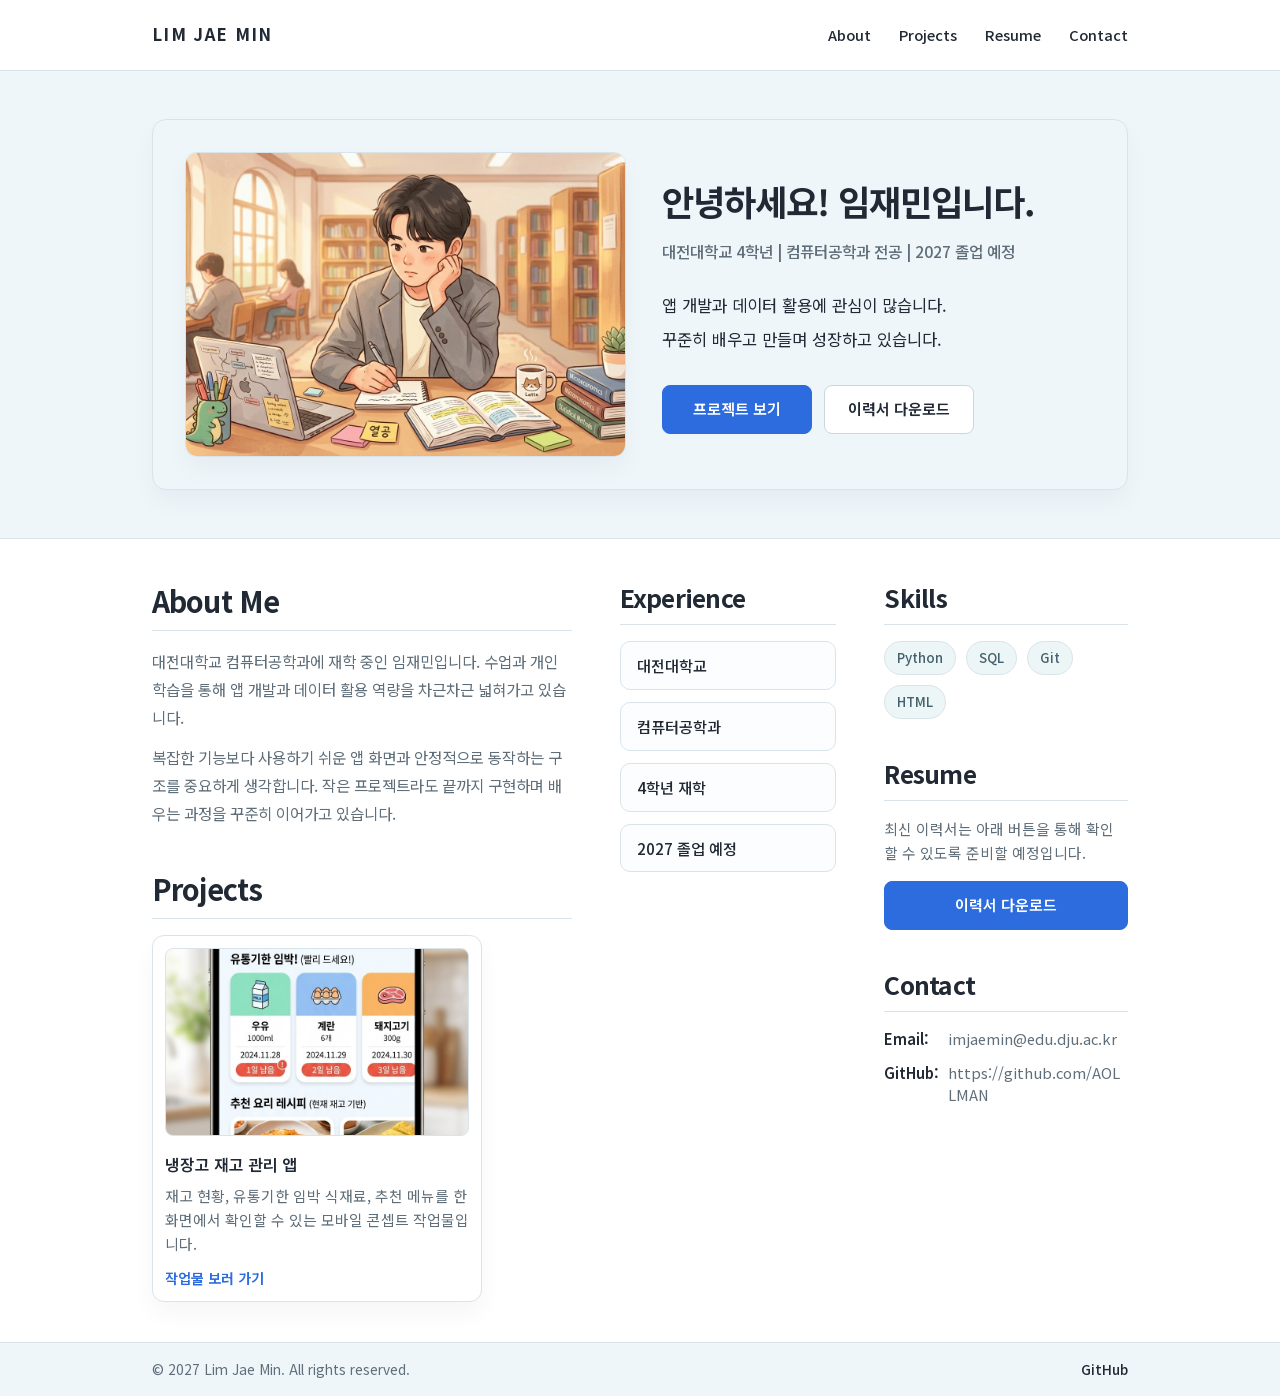
<file: index.html>
<!DOCTYPE html><html lang="ko" class="noto_sans_kr_eb414d46-module__aNMiFa__variable h-full antialiased"><head><meta charSet="utf-8"/><meta name="viewport" content="width=device-width, initial-scale=1"/><link rel="preload" href="/_next/static/media/fca78c2ee6cec166-s.p.0kizb7t94.kuf.woff2" as="font" crossorigin="" type="font/woff2"/><link rel="preload" as="image" href="/Gemini_Generated_Image_ridxahridxahridx.png"/><link rel="stylesheet" href="/_next/static/chunks/186inkbzxei81.css" data-precedence="next"/><link rel="stylesheet" href="/_next/static/chunks/0su5y2djj1xj8.css" data-precedence="next"/><link rel="preload" as="script" fetchPriority="low" href="/_next/static/chunks/11qk_vpw_zwkf.js"/><script src="/_next/static/chunks/0pjq-hlddzx4h.js" async=""></script><script src="/_next/static/chunks/0h4bq73pogmtb.js" async=""></script><script src="/_next/static/chunks/turbopack-0h4ruw6wmw4n6.js" async=""></script><script src="/_next/static/chunks/0fsi8lw5utejl.js" async=""></script><script src="/_next/static/chunks/0d3tkj33oycf2.js" async=""></script><script src="/_next/static/chunks/13brmrq6-u1ft.js" async=""></script><meta name="next-size-adjust" content=""/><title>Lim Jae Min | Personal Homepage</title><meta name="description" content="임재민의 개인 홈페이지 및 이력서형 포트폴리오"/><link rel="icon" href="/favicon.ico?favicon.0x3dzn~oxb6tn.ico" sizes="256x256" type="image/x-icon"/><script src="/_next/static/chunks/03~yq9q893hmn.js" noModule=""></script></head><body class="min-h-full flex flex-col"><div hidden=""><!--$--><!--/$--></div><div class="min-h-screen bg-[var(--color-page)] text-[var(--color-ink)]"><header class="border-b border-[var(--color-line)] bg-white"><div class="mx-auto flex max-w-[1040px] flex-col gap-3 px-5 py-4 sm:h-[70px] sm:flex-row sm:items-center sm:justify-between sm:px-6 sm:py-0 lg:px-8"><a href="#top" class="text-[1rem] font-bold tracking-[0.08em] text-[var(--color-ink)] sm:text-[1.05rem]">LIM JAE MIN</a><nav aria-label="Primary"><ul class="flex flex-wrap items-center gap-x-5 gap-y-2 text-[0.9rem] font-medium text-[var(--color-ink)] sm:gap-7 sm:text-[0.92rem]"><li><a class="hover:text-[var(--color-primary)]" href="#about">About</a></li><li><a class="hover:text-[var(--color-primary)]" href="#projects">Projects</a></li><li><a class="hover:text-[var(--color-primary)]" href="#resume">Resume</a></li><li><a class="hover:text-[var(--color-primary)]" href="#contact">Contact</a></li></ul></nav></div></header><main><section class="bg-[var(--color-soft)]" id="top"><div class="mx-auto max-w-[1040px] px-5 py-10 sm:px-6 sm:py-11 lg:px-8 lg:py-12"><div class="grid items-center gap-8 rounded-[14px] border border-[var(--color-line)] bg-[var(--color-soft)] p-6 shadow-[var(--shadow-card)] md:grid-cols-[1.02fr_1fr] md:gap-9 md:p-8"><div class="overflow-hidden rounded-[12px] border border-[var(--color-line)] bg-white shadow-[var(--shadow-card)]"><div class="relative aspect-[1.45/1] w-full"><img alt="임재민 프로필 이미지" decoding="async" data-nimg="fill" class="object-cover" style="position:absolute;height:100%;width:100%;left:0;top:0;right:0;bottom:0;color:transparent" src="/Gemini_Generated_Image_ridxahridxahridx.png"/></div></div><div class="max-w-[430px]"><p class="text-[1.95rem] font-bold tracking-[-0.03em] text-[var(--color-ink)] md:text-[2.2rem]">안녕하세요! 임재민입니다.</p><p class="mt-3 text-[0.98rem] font-medium text-[var(--color-subtle)]">대전대학교 4학년 | 컴퓨터공학과 전공 | 2027 졸업 예정</p><div class="mt-7 space-y-1.5 text-[1.03rem] leading-7 text-[var(--color-ink)]"><p>앱 개발과 데이터 활용에 관심이 많습니다.</p><p>꾸준히 배우고 만들며 성장하고 있습니다.</p></div><div class="mt-8 flex flex-wrap gap-3"><a href="#projects" class="inline-flex min-w-[150px] items-center justify-center rounded-[8px] border px-5 py-3 text-[0.94rem] font-semibold border-[var(--color-primary)] bg-[var(--color-primary)] text-white hover:border-[var(--color-primary-dark)] hover:bg-[var(--color-primary-dark)]">프로젝트 보기</a><a href="#resume" class="inline-flex min-w-[150px] items-center justify-center rounded-[8px] border px-5 py-3 text-[0.94rem] font-semibold border-[var(--color-line-strong)] bg-white text-[var(--color-ink)] hover:border-[var(--color-primary)] hover:text-[var(--color-primary)]">이력서 다운로드</a></div></div></div></div></section><section class="border-t border-[var(--color-line)] bg-white"><div class="mx-auto grid max-w-[1040px] gap-10 px-5 py-10 sm:px-6 lg:grid-cols-[1.55fr_0.8fr_0.9fr] lg:gap-12 lg:px-8"><div class="space-y-10"><section id="about"><h2 class="border-b border-[var(--color-line)] pb-2 text-[1.9rem] font-bold tracking-[-0.03em] text-[var(--color-ink)] sm:text-[2rem] lg:text-[1.8rem]">About Me</h2><div class="mt-4 space-y-3 text-[0.97rem] leading-7 text-[var(--color-subtle)]"><p>대전대학교 컴퓨터공학과에 재학 중인 임재민입니다. 수업과 개인 학습을 통해 앱 개발과 데이터 활용 역량을 차근차근 넓혀가고 있습니다.</p><p>복잡한 기능보다 사용하기 쉬운 앱 화면과 안정적으로 동작하는 구조를 중요하게 생각합니다. 작은 프로젝트라도 끝까지 구현하며 배우는 과정을 꾸준히 이어가고 있습니다.</p></div></section><section id="projects"><h2 class="border-b border-[var(--color-line)] pb-2 text-[1.9rem] font-bold tracking-[-0.03em] text-[var(--color-ink)] sm:text-[2rem] lg:text-[1.8rem]">Projects</h2><a href="/refrigerator/index.html" class="mt-4 block max-w-[330px] rounded-[12px] border border-[var(--color-line)] bg-white p-3 shadow-[var(--shadow-card)] hover:border-[var(--color-primary)]"><div class="relative aspect-[1.62/1] overflow-hidden rounded-[8px] border border-[var(--color-line)] bg-[#edf4f7]"><img alt="냉장고 재고 관리 앱 미리보기" loading="lazy" decoding="async" data-nimg="fill" class="object-cover" style="position:absolute;height:100%;width:100%;left:0;top:0;right:0;bottom:0;color:transparent" src="/refrigerator-thumb.png"/></div><div class="mt-4"><h3 class="text-[1rem] font-semibold text-[var(--color-ink)]">냉장고 재고 관리 앱</h3><p class="mt-2 text-[0.92rem] leading-6 text-[var(--color-subtle)]">재고 현황, 유통기한 임박 식재료, 추천 메뉴를 한 화면에서 확인할 수 있는 모바일 콘셉트 작업물입니다.</p><p class="mt-3 text-[0.88rem] font-semibold text-[var(--color-primary)]">작업물 보러 가기</p></div></a></section></div><section><h2 class="border-b border-[var(--color-line)] pb-2 text-[1.55rem] font-bold tracking-[-0.03em] text-[var(--color-ink)]">Experience</h2><ul class="mt-4 space-y-3 text-[0.95rem] text-[var(--color-ink)]"><li class="rounded-[10px] border border-[var(--color-line)] bg-[#fbfdfe] px-4 py-3 font-medium">대전대학교</li><li class="rounded-[10px] border border-[var(--color-line)] bg-[#fbfdfe] px-4 py-3 font-medium">컴퓨터공학과</li><li class="rounded-[10px] border border-[var(--color-line)] bg-[#fbfdfe] px-4 py-3 font-medium">4학년 재학</li><li class="rounded-[10px] border border-[var(--color-line)] bg-[#fbfdfe] px-4 py-3 font-medium">2027 졸업 예정</li></ul></section><div class="space-y-9"><section><h2 class="border-b border-[var(--color-line)] pb-2 text-[1.55rem] font-bold tracking-[-0.03em] text-[var(--color-ink)]">Skills</h2><div class="mt-4 flex flex-wrap gap-2.5"><span class="rounded-full border border-[var(--color-line)] bg-[#edf6f6] px-3 py-1.5 text-[0.83rem] font-medium text-[#45616d]">Python</span><span class="rounded-full border border-[var(--color-line)] bg-[#edf6f6] px-3 py-1.5 text-[0.83rem] font-medium text-[#45616d]">SQL</span><span class="rounded-full border border-[var(--color-line)] bg-[#edf6f6] px-3 py-1.5 text-[0.83rem] font-medium text-[#45616d]">Git</span><span class="rounded-full border border-[var(--color-line)] bg-[#edf6f6] px-3 py-1.5 text-[0.83rem] font-medium text-[#45616d]">HTML</span></div></section><section id="resume"><h2 class="border-b border-[var(--color-line)] pb-2 text-[1.55rem] font-bold tracking-[-0.03em] text-[var(--color-ink)]">Resume</h2><p class="mt-4 text-[0.92rem] leading-6 text-[var(--color-subtle)]">최신 이력서는 아래 버튼을 통해 확인할 수 있도록 준비할 예정입니다.</p><a href="#" class="mt-4 inline-flex w-full items-center justify-center rounded-[8px] border border-[var(--color-primary)] bg-[var(--color-primary)] px-4 py-3 text-[0.93rem] font-semibold text-white hover:border-[var(--color-primary-dark)] hover:bg-[var(--color-primary-dark)]">이력서 다운로드</a></section><section id="contact"><h2 class="border-b border-[var(--color-line)] pb-2 text-[1.55rem] font-bold tracking-[-0.03em] text-[var(--color-ink)]">Contact</h2><ul class="mt-4 space-y-3 text-[0.92rem] text-[var(--color-ink)]"><li><a href="mailto:imjaemin@edu.dju.ac.kr" class="flex items-start gap-2 hover:text-[var(--color-primary)]"><span class="min-w-14 font-semibold text-[var(--color-ink)]">Email<!-- -->:</span><span class="break-all text-[var(--color-subtle)]">imjaemin@edu.dju.ac.kr</span></a></li><li><a href="https://github.com/AOLLMAN" target="_blank" rel="noreferrer" class="flex items-start gap-2 hover:text-[var(--color-primary)]"><span class="min-w-14 font-semibold text-[var(--color-ink)]">GitHub<!-- -->:</span><span class="break-all text-[var(--color-subtle)]">https://github.com/AOLLMAN</span></a></li></ul></section></div></div></section></main><footer class="border-t border-[var(--color-line)] bg-[var(--color-soft)]"><div class="mx-auto flex max-w-[1040px] flex-col gap-3 px-5 py-4 text-[0.86rem] text-[var(--color-subtle)] sm:flex-row sm:items-center sm:justify-between sm:px-6 lg:px-8"><p>© 2027 Lim Jae Min. All rights reserved.</p><div class="flex items-center gap-4"><a href="https://github.com/AOLLMAN" target="_blank" rel="noreferrer" class="font-medium text-[var(--color-ink)] hover:text-[var(--color-primary)]">GitHub</a></div></div></footer></div><!--$--><!--/$--><script src="/_next/static/chunks/11qk_vpw_zwkf.js" id="_R_" async=""></script><script>(self.__next_f=self.__next_f||[]).push([0])</script><script>self.__next_f.push([1,"1:\"$Sreact.fragment\"\n2:I[39756,[\"/_next/static/chunks/0fsi8lw5utejl.js\",\"/_next/static/chunks/0d3tkj33oycf2.js\"],\"default\"]\n3:I[37457,[\"/_next/static/chunks/0fsi8lw5utejl.js\",\"/_next/static/chunks/0d3tkj33oycf2.js\"],\"default\"]\n4:I[5500,[\"/_next/static/chunks/0fsi8lw5utejl.js\",\"/_next/static/chunks/0d3tkj33oycf2.js\",\"/_next/static/chunks/13brmrq6-u1ft.js\"],\"Image\"]\nd:I[68027,[\"/_next/static/chunks/0fsi8lw5utejl.js\",\"/_next/static/chunks/0d3tkj33oycf2.js\"],\"default\",1]\n:HL[\"/_next/static/chunks/186inkbzxei81.css\",\"style\"]\n:HL[\"/_next/static/chunks/0su5y2djj1xj8.css\",\"style\"]\n:HL[\"/_next/static/media/fca78c2ee6cec166-s.p.0kizb7t94.kuf.woff2\",\"font\",{\"crossOrigin\":\"\",\"type\":\"font/woff2\"}]\n"])</script><script>self.__next_f.push([1,"0:{\"P\":null,\"c\":[\"\",\"\"],\"q\":\"\",\"i\":false,\"f\":[[[\"\",{\"children\":[\"__PAGE__\",{}]},\"$undefined\",\"$undefined\",16],[[\"$\",\"$1\",\"c\",{\"children\":[[[\"$\",\"link\",\"0\",{\"rel\":\"stylesheet\",\"href\":\"/_next/static/chunks/186inkbzxei81.css\",\"precedence\":\"next\",\"crossOrigin\":\"$undefined\",\"nonce\":\"$undefined\"}],[\"$\",\"link\",\"1\",{\"rel\":\"stylesheet\",\"href\":\"/_next/static/chunks/0su5y2djj1xj8.css\",\"precedence\":\"next\",\"crossOrigin\":\"$undefined\",\"nonce\":\"$undefined\"}],[\"$\",\"script\",\"script-0\",{\"src\":\"/_next/static/chunks/0fsi8lw5utejl.js\",\"async\":true,\"nonce\":\"$undefined\"}],[\"$\",\"script\",\"script-1\",{\"src\":\"/_next/static/chunks/0d3tkj33oycf2.js\",\"async\":true,\"nonce\":\"$undefined\"}]],[\"$\",\"html\",null,{\"lang\":\"ko\",\"className\":\"noto_sans_kr_eb414d46-module__aNMiFa__variable h-full antialiased\",\"children\":[\"$\",\"body\",null,{\"className\":\"min-h-full flex flex-col\",\"children\":[\"$\",\"$L2\",null,{\"parallelRouterKey\":\"children\",\"error\":\"$undefined\",\"errorStyles\":\"$undefined\",\"errorScripts\":\"$undefined\",\"template\":[\"$\",\"$L3\",null,{}],\"templateStyles\":\"$undefined\",\"templateScripts\":\"$undefined\",\"notFound\":[[[\"$\",\"title\",null,{\"children\":\"404: This page could not be found.\"}],[\"$\",\"div\",null,{\"style\":{\"fontFamily\":\"system-ui,\\\"Segoe UI\\\",Roboto,Helvetica,Arial,sans-serif,\\\"Apple Color Emoji\\\",\\\"Segoe UI Emoji\\\"\",\"height\":\"100vh\",\"textAlign\":\"center\",\"display\":\"flex\",\"flexDirection\":\"column\",\"alignItems\":\"center\",\"justifyContent\":\"center\"},\"children\":[\"$\",\"div\",null,{\"children\":[[\"$\",\"style\",null,{\"dangerouslySetInnerHTML\":{\"__html\":\"body{color:#000;background:#fff;margin:0}.next-error-h1{border-right:1px solid rgba(0,0,0,.3)}@media (prefers-color-scheme:dark){body{color:#fff;background:#000}.next-error-h1{border-right:1px solid rgba(255,255,255,.3)}}\"}}],[\"$\",\"h1\",null,{\"className\":\"next-error-h1\",\"style\":{\"display\":\"inline-block\",\"margin\":\"0 20px 0 0\",\"padding\":\"0 23px 0 0\",\"fontSize\":24,\"fontWeight\":500,\"verticalAlign\":\"top\",\"lineHeight\":\"49px\"},\"children\":404}],[\"$\",\"div\",null,{\"style\":{\"display\":\"inline-block\"},\"children\":[\"$\",\"h2\",null,{\"style\":{\"fontSize\":14,\"fontWeight\":400,\"lineHeight\":\"49px\",\"margin\":0},\"children\":\"This page could not be found.\"}]}]]}]}]],[]],\"forbidden\":\"$undefined\",\"unauthorized\":\"$undefined\"}]}]}]]}],{\"children\":[[\"$\",\"$1\",\"c\",{\"children\":[[\"$\",\"div\",null,{\"className\":\"min-h-screen bg-[var(--color-page)] text-[var(--color-ink)]\",\"children\":[[\"$\",\"header\",null,{\"className\":\"border-b border-[var(--color-line)] bg-white\",\"children\":[\"$\",\"div\",null,{\"className\":\"mx-auto flex max-w-[1040px] flex-col gap-3 px-5 py-4 sm:h-[70px] sm:flex-row sm:items-center sm:justify-between sm:px-6 sm:py-0 lg:px-8\",\"children\":[[\"$\",\"a\",null,{\"href\":\"#top\",\"className\":\"text-[1rem] font-bold tracking-[0.08em] text-[var(--color-ink)] sm:text-[1.05rem]\",\"children\":\"LIM JAE MIN\"}],[\"$\",\"nav\",null,{\"aria-label\":\"Primary\",\"children\":[\"$\",\"ul\",null,{\"className\":\"flex flex-wrap items-center gap-x-5 gap-y-2 text-[0.9rem] font-medium text-[var(--color-ink)] sm:gap-7 sm:text-[0.92rem]\",\"children\":[[\"$\",\"li\",\"#about\",{\"children\":[\"$\",\"a\",null,{\"className\":\"hover:text-[var(--color-primary)]\",\"href\":\"#about\",\"children\":\"About\"}]}],[\"$\",\"li\",\"#projects\",{\"children\":[\"$\",\"a\",null,{\"className\":\"hover:text-[var(--color-primary)]\",\"href\":\"#projects\",\"children\":\"Projects\"}]}],[\"$\",\"li\",\"#resume\",{\"children\":[\"$\",\"a\",null,{\"className\":\"hover:text-[var(--color-primary)]\",\"href\":\"#resume\",\"children\":\"Resume\"}]}],[\"$\",\"li\",\"#contact\",{\"children\":[\"$\",\"a\",null,{\"className\":\"hover:text-[var(--color-primary)]\",\"href\":\"#contact\",\"children\":\"Contact\"}]}]]}]}]]}]}],[\"$\",\"main\",null,{\"children\":[[\"$\",\"section\",null,{\"className\":\"bg-[var(--color-soft)]\",\"id\":\"top\",\"children\":[\"$\",\"div\",null,{\"className\":\"mx-auto max-w-[1040px] px-5 py-10 sm:px-6 sm:py-11 lg:px-8 lg:py-12\",\"children\":[\"$\",\"div\",null,{\"className\":\"grid items-center gap-8 rounded-[14px] border border-[var(--color-line)] bg-[var(--color-soft)] p-6 shadow-[var(--shadow-card)] md:grid-cols-[1.02fr_1fr] md:gap-9 md:p-8\",\"children\":[[\"$\",\"div\",null,{\"className\":\"overflow-hidden rounded-[12px] border border-[var(--color-line)] bg-white shadow-[var(--shadow-card)]\",\"children\":[\"$\",\"div\",null,{\"className\":\"relative aspect-[1.45/1] w-full\",\"children\":[\"$\",\"$L4\",null,{\"src\":\"/Gemini_Generated_Image_ridxahridxahridx.png\",\"alt\":\"임재민 프로필 이미지\",\"fill\":true,\"className\":\"object-cover\",\"sizes\":\"(min-width: 768px) 46vw, 100vw\",\"priority\":true}]}]}],[\"$\",\"div\",null,{\"className\":\"max-w-[430px]\",\"children\":[[\"$\",\"p\",null,{\"className\":\"text-[1.95rem] font-bold tracking-[-0.03em] text-[var(--color-ink)] md:text-[2.2rem]\",\"children\":\"안녕하세요! 임재민입니다.\"}],\"$L5\",\"$L6\",\"$L7\"]}]]}]}]}],\"$L8\"]}],\"$L9\"]}],[\"$La\"],\"$Lb\"]}],{},null,false,null]},null,false,null],\"$Lc\",false]],\"m\":\"$undefined\",\"G\":[\"$d\",[\"$Le\",\"$Lf\"]],\"S\":true,\"h\":null,\"s\":\"$undefined\",\"l\":\"$undefined\",\"p\":\"$undefined\",\"d\":\"$undefined\",\"b\":\"2mlFpEa9B_5G2N7jhlNMY\"}\n"])</script><script>self.__next_f.push([1,"13:I[97367,[\"/_next/static/chunks/0fsi8lw5utejl.js\",\"/_next/static/chunks/0d3tkj33oycf2.js\"],\"OutletBoundary\"]\n14:\"$Sreact.suspense\"\n16:I[97367,[\"/_next/static/chunks/0fsi8lw5utejl.js\",\"/_next/static/chunks/0d3tkj33oycf2.js\"],\"ViewportBoundary\"]\n18:I[97367,[\"/_next/static/chunks/0fsi8lw5utejl.js\",\"/_next/static/chunks/0d3tkj33oycf2.js\"],\"MetadataBoundary\"]\n5:[\"$\",\"p\",null,{\"className\":\"mt-3 text-[0.98rem] font-medium text-[var(--color-subtle)]\",\"children\":\"대전대학교 4학년 | 컴퓨터공학과 전공 | 2027 졸업 예정\"}]\n6:[\"$\",\"div\",null,{\"className\":\"mt-7 space-y-1.5 text-[1.03rem] leading-7 text-[var(--color-ink)]\",\"children\":[[\"$\",\"p\",\"앱 개발과 데이터 활용에 관심이 많습니다.\",{\"children\":\"앱 개발과 데이터 활용에 관심이 많습니다.\"}],[\"$\",\"p\",\"꾸준히 배우고 만들며 성장하고 있습니다.\",{\"children\":\"꾸준히 배우고 만들며 성장하고 있습니다.\"}]]}]\n7:[\"$\",\"div\",null,{\"className\":\"mt-8 flex flex-wrap gap-3\",\"children\":[[\"$\",\"a\",\"프로젝트 보기\",{\"href\":\"#projects\",\"className\":\"inline-flex min-w-[150px] items-center justify-center rounded-[8px] border px-5 py-3 text-[0.94rem] font-semibold border-[var(--color-primary)] bg-[var(--color-primary)] text-white hover:border-[var(--color-primary-dark)] hover:bg-[var(--color-primary-dark)]\",\"children\":\"프로젝트 보기\"}],[\"$\",\"a\",\"이력서 다운로드\",{\"href\":\"#resume\",\"className\":\"inline-flex min-w-[150px] items-center justify-center rounded-[8px] border px-5 py-3 text-[0.94rem] font-semibold border-[var(--color-line-strong)] bg-white text-[var(--color-ink)] hover:border-[var(--color-primary)] hover:text-[var(--color-primary)]\",\"children\":\"이력서 다운로드\"}]]}]\n"])</script><script>self.__next_f.push([1,"8:[\"$\",\"section\",null,{\"className\":\"border-t border-[var(--color-line)] bg-white\",\"children\":[\"$\",\"div\",null,{\"className\":\"mx-auto grid max-w-[1040px] gap-10 px-5 py-10 sm:px-6 lg:grid-cols-[1.55fr_0.8fr_0.9fr] lg:gap-12 lg:px-8\",\"children\":[[\"$\",\"div\",null,{\"className\":\"space-y-10\",\"children\":[[\"$\",\"section\",null,{\"id\":\"about\",\"children\":[[\"$\",\"h2\",null,{\"className\":\"border-b border-[var(--color-line)] pb-2 text-[1.9rem] font-bold tracking-[-0.03em] text-[var(--color-ink)] sm:text-[2rem] lg:text-[1.8rem]\",\"children\":\"About Me\"}],[\"$\",\"div\",null,{\"className\":\"mt-4 space-y-3 text-[0.97rem] leading-7 text-[var(--color-subtle)]\",\"children\":[[\"$\",\"p\",\"대전대학교 컴퓨터공학과에 재학 중인 임재민입니다. 수업과 개인 학습을 통해 앱 개발과 데이터 활용 역량을 차근차근 넓혀가고 있습니다.\",{\"children\":\"대전대학교 컴퓨터공학과에 재학 중인 임재민입니다. 수업과 개인 학습을 통해 앱 개발과 데이터 활용 역량을 차근차근 넓혀가고 있습니다.\"}],[\"$\",\"p\",\"복잡한 기능보다 사용하기 쉬운 앱 화면과 안정적으로 동작하는 구조를 중요하게 생각합니다. 작은 프로젝트라도 끝까지 구현하며 배우는 과정을 꾸준히 이어가고 있습니다.\",{\"children\":\"복잡한 기능보다 사용하기 쉬운 앱 화면과 안정적으로 동작하는 구조를 중요하게 생각합니다. 작은 프로젝트라도 끝까지 구현하며 배우는 과정을 꾸준히 이어가고 있습니다.\"}]]}]]}],[\"$\",\"section\",null,{\"id\":\"projects\",\"children\":[[\"$\",\"h2\",null,{\"className\":\"border-b border-[var(--color-line)] pb-2 text-[1.9rem] font-bold tracking-[-0.03em] text-[var(--color-ink)] sm:text-[2rem] lg:text-[1.8rem]\",\"children\":\"Projects\"}],[\"$\",\"a\",null,{\"href\":\"/refrigerator/index.html\",\"className\":\"mt-4 block max-w-[330px] rounded-[12px] border border-[var(--color-line)] bg-white p-3 shadow-[var(--shadow-card)] hover:border-[var(--color-primary)]\",\"children\":[[\"$\",\"div\",null,{\"className\":\"relative aspect-[1.62/1] overflow-hidden rounded-[8px] border border-[var(--color-line)] bg-[#edf4f7]\",\"children\":[\"$\",\"$L4\",null,{\"src\":\"/refrigerator-thumb.png\",\"alt\":\"냉장고 재고 관리 앱 미리보기\",\"fill\":true,\"className\":\"object-cover\",\"sizes\":\"330px\"}]}],[\"$\",\"div\",null,{\"className\":\"mt-4\",\"children\":[[\"$\",\"h3\",null,{\"className\":\"text-[1rem] font-semibold text-[var(--color-ink)]\",\"children\":\"냉장고 재고 관리 앱\"}],[\"$\",\"p\",null,{\"className\":\"mt-2 text-[0.92rem] leading-6 text-[var(--color-subtle)]\",\"children\":\"재고 현황, 유통기한 임박 식재료, 추천 메뉴를 한 화면에서 확인할 수 있는 모바일 콘셉트 작업물입니다.\"}],[\"$\",\"p\",null,{\"className\":\"mt-3 text-[0.88rem] font-semibold text-[var(--color-primary)]\",\"children\":\"작업물 보러 가기\"}]]}]]}]]}]]}],[\"$\",\"section\",null,{\"children\":[[\"$\",\"h2\",null,{\"className\":\"border-b border-[var(--color-line)] pb-2 text-[1.55rem] font-bold tracking-[-0.03em] text-[var(--color-ink)]\",\"children\":\"Experience\"}],[\"$\",\"ul\",null,{\"className\":\"mt-4 space-y-3 text-[0.95rem] text-[var(--color-ink)]\",\"children\":[[\"$\",\"li\",\"대전대학교\",{\"className\":\"rounded-[10px] border border-[var(--color-line)] bg-[#fbfdfe] px-4 py-3 font-medium\",\"children\":\"대전대학교\"}],[\"$\",\"li\",\"컴퓨터공학과\",{\"className\":\"rounded-[10px] border border-[var(--color-line)] bg-[#fbfdfe] px-4 py-3 font-medium\",\"children\":\"컴퓨터공학과\"}],[\"$\",\"li\",\"4학년 재학\",{\"className\":\"rounded-[10px] border border-[var(--color-line)] bg-[#fbfdfe] px-4 py-3 font-medium\",\"children\":\"4학년 재학\"}],[\"$\",\"li\",\"2027 졸업 예정\",{\"className\":\"rounded-[10px] border border-[var(--color-line)] bg-[#fbfdfe] px-4 py-3 font-medium\",\"children\":\"2027 졸업 예정\"}]]}]]}],[\"$\",\"div\",null,{\"className\":\"space-y-9\",\"children\":[[\"$\",\"section\",null,{\"children\":[[\"$\",\"h2\",null,{\"className\":\"border-b border-[var(--color-line)] pb-2 text-[1.55rem] font-bold tracking-[-0.03em] text-[var(--color-ink)]\",\"children\":\"Skills\"}],[\"$\",\"div\",null,{\"className\":\"mt-4 flex flex-wrap gap-2.5\",\"children\":[[\"$\",\"span\",\"Python\",{\"className\":\"rounded-full border border-[var(--color-line)] bg-[#edf6f6] px-3 py-1.5 text-[0.83rem] font-medium text-[#45616d]\",\"children\":\"Python\"}],[\"$\",\"span\",\"SQL\",{\"className\":\"rounded-full border border-[var(--color-line)] bg-[#edf6f6] px-3 py-1.5 text-[0.83rem] font-medium text-[#45616d]\",\"children\":\"SQL\"}],[\"$\",\"span\",\"Git\",{\"className\":\"rounded-full border border-[var(--color-line)] bg-[#edf6f6] px-3 py-1.5 text-[0.83rem] font-medium text-[#45616d]\",\"children\":\"Git\"}],\"$L10\"]}]]}],\"$L11\",\"$L12\"]}]]}]}]\n"])</script><script>self.__next_f.push([1,"9:[\"$\",\"footer\",null,{\"className\":\"border-t border-[var(--color-line)] bg-[var(--color-soft)]\",\"children\":[\"$\",\"div\",null,{\"className\":\"mx-auto flex max-w-[1040px] flex-col gap-3 px-5 py-4 text-[0.86rem] text-[var(--color-subtle)] sm:flex-row sm:items-center sm:justify-between sm:px-6 lg:px-8\",\"children\":[[\"$\",\"p\",null,{\"children\":\"© 2027 Lim Jae Min. All rights reserved.\"}],[\"$\",\"div\",null,{\"className\":\"flex items-center gap-4\",\"children\":[[\"$\",\"a\",\"GitHub\",{\"href\":\"https://github.com/AOLLMAN\",\"target\":\"_blank\",\"rel\":\"noreferrer\",\"className\":\"font-medium text-[var(--color-ink)] hover:text-[var(--color-primary)]\",\"children\":\"GitHub\"}]]}]]}]}]\na:[\"$\",\"script\",\"script-0\",{\"src\":\"/_next/static/chunks/13brmrq6-u1ft.js\",\"async\":true,\"nonce\":\"$undefined\"}]\nb:[\"$\",\"$L13\",null,{\"children\":[\"$\",\"$14\",null,{\"name\":\"Next.MetadataOutlet\",\"children\":\"$@15\"}]}]\nc:[\"$\",\"$1\",\"h\",{\"children\":[null,[\"$\",\"$L16\",null,{\"children\":\"$L17\"}],[\"$\",\"div\",null,{\"hidden\":true,\"children\":[\"$\",\"$L18\",null,{\"children\":[\"$\",\"$14\",null,{\"name\":\"Next.Metadata\",\"children\":\"$L19\"}]}]}],[\"$\",\"meta\",null,{\"name\":\"next-size-adjust\",\"content\":\"\"}]]}]\ne:[\"$\",\"link\",\"0\",{\"rel\":\"stylesheet\",\"href\":\"/_next/static/chunks/186inkbzxei81.css\",\"precedence\":\"next\",\"crossOrigin\":\"$undefined\",\"nonce\":\"$undefined\"}]\nf:[\"$\",\"link\",\"1\",{\"rel\":\"stylesheet\",\"href\":\"/_next/static/chunks/0su5y2djj1xj8.css\",\"precedence\":\"next\",\"crossOrigin\":\"$undefined\",\"nonce\":\"$undefined\"}]\n"])</script><script>self.__next_f.push([1,"10:[\"$\",\"span\",\"HTML\",{\"className\":\"rounded-full border border-[var(--color-line)] bg-[#edf6f6] px-3 py-1.5 text-[0.83rem] font-medium text-[#45616d]\",\"children\":\"HTML\"}]\n11:[\"$\",\"section\",null,{\"id\":\"resume\",\"children\":[[\"$\",\"h2\",null,{\"className\":\"border-b border-[var(--color-line)] pb-2 text-[1.55rem] font-bold tracking-[-0.03em] text-[var(--color-ink)]\",\"children\":\"Resume\"}],[\"$\",\"p\",null,{\"className\":\"mt-4 text-[0.92rem] leading-6 text-[var(--color-subtle)]\",\"children\":\"최신 이력서는 아래 버튼을 통해 확인할 수 있도록 준비할 예정입니다.\"}],[\"$\",\"a\",null,{\"href\":\"#\",\"className\":\"mt-4 inline-flex w-full items-center justify-center rounded-[8px] border border-[var(--color-primary)] bg-[var(--color-primary)] px-4 py-3 text-[0.93rem] font-semibold text-white hover:border-[var(--color-primary-dark)] hover:bg-[var(--color-primary-dark)]\",\"children\":\"이력서 다운로드\"}]]}]\n12:[\"$\",\"section\",null,{\"id\":\"contact\",\"children\":[[\"$\",\"h2\",null,{\"className\":\"border-b border-[var(--color-line)] pb-2 text-[1.55rem] font-bold tracking-[-0.03em] text-[var(--color-ink)]\",\"children\":\"Contact\"}],[\"$\",\"ul\",null,{\"className\":\"mt-4 space-y-3 text-[0.92rem] text-[var(--color-ink)]\",\"children\":[[\"$\",\"li\",\"Email\",{\"children\":[\"$\",\"a\",null,{\"href\":\"mailto:imjaemin@edu.dju.ac.kr\",\"target\":\"$undefined\",\"rel\":\"$undefined\",\"className\":\"flex items-start gap-2 hover:text-[var(--color-primary)]\",\"children\":[[\"$\",\"span\",null,{\"className\":\"min-w-14 font-semibold text-[var(--color-ink)]\",\"children\":[\"Email\",\":\"]}],[\"$\",\"span\",null,{\"className\":\"break-all text-[var(--color-subtle)]\",\"children\":\"imjaemin@edu.dju.ac.kr\"}]]}]}],[\"$\",\"li\",\"GitHub\",{\"children\":[\"$\",\"a\",null,{\"href\":\"https://github.com/AOLLMAN\",\"target\":\"_blank\",\"rel\":\"noreferrer\",\"className\":\"flex items-start gap-2 hover:text-[var(--color-primary)]\",\"children\":[[\"$\",\"span\",null,{\"className\":\"min-w-14 font-semibold text-[var(--color-ink)]\",\"children\":[\"GitHub\",\":\"]}],[\"$\",\"span\",null,{\"className\":\"break-all text-[var(--color-subtle)]\",\"children\":\"https://github.com/AOLLMAN\"}]]}]}]]}]]}]\n"])</script><script>self.__next_f.push([1,"17:[[\"$\",\"meta\",\"0\",{\"charSet\":\"utf-8\"}],[\"$\",\"meta\",\"1\",{\"name\":\"viewport\",\"content\":\"width=device-width, initial-scale=1\"}]]\n"])</script><script>self.__next_f.push([1,"1a:I[27201,[\"/_next/static/chunks/0fsi8lw5utejl.js\",\"/_next/static/chunks/0d3tkj33oycf2.js\"],\"IconMark\"]\n15:null\n19:[[\"$\",\"title\",\"0\",{\"children\":\"Lim Jae Min | Personal Homepage\"}],[\"$\",\"meta\",\"1\",{\"name\":\"description\",\"content\":\"임재민의 개인 홈페이지 및 이력서형 포트폴리오\"}],[\"$\",\"link\",\"2\",{\"rel\":\"icon\",\"href\":\"/favicon.ico?favicon.0x3dzn~oxb6tn.ico\",\"sizes\":\"256x256\",\"type\":\"image/x-icon\"}],[\"$\",\"$L1a\",\"3\",{}]]\n"])</script></body></html>
</file>
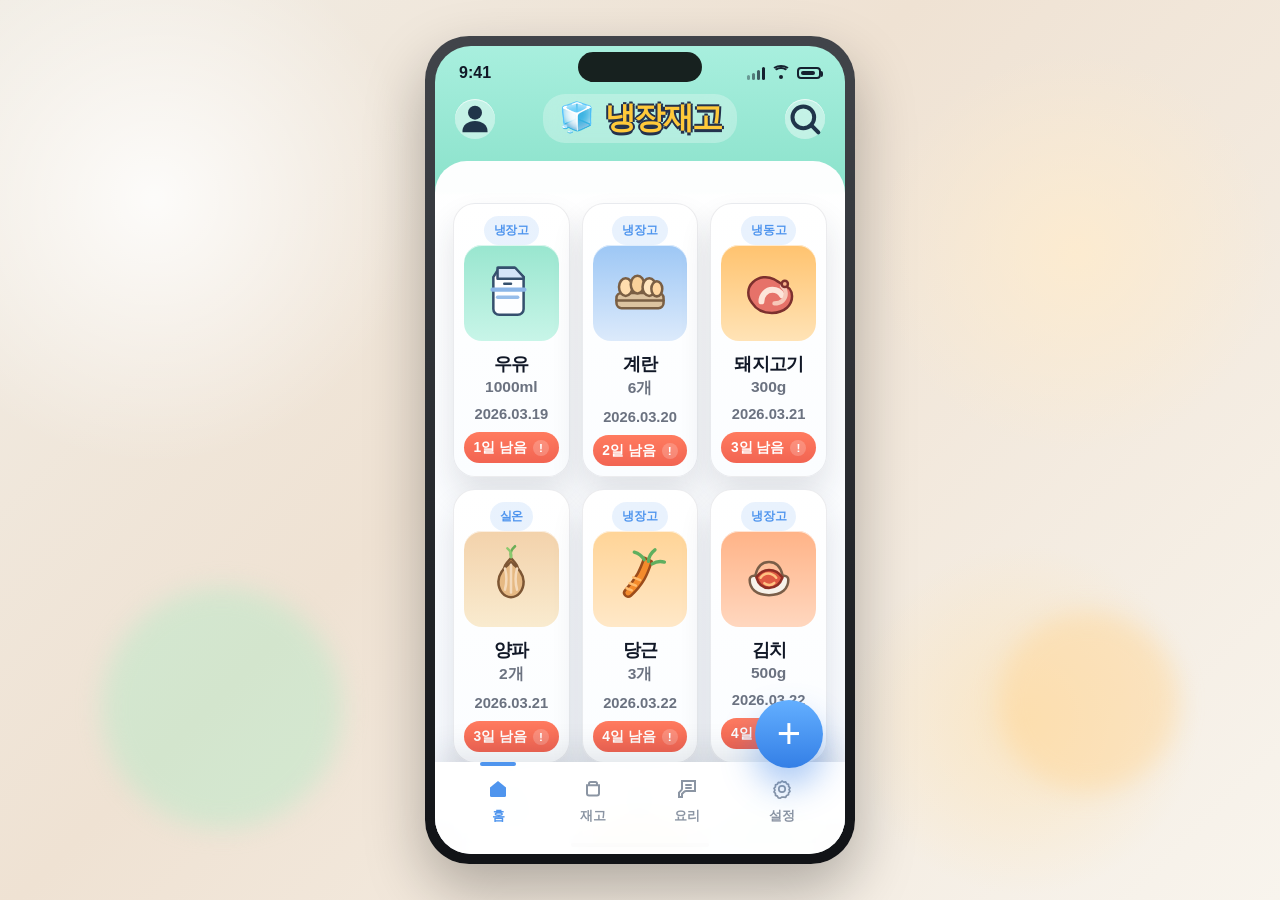
<file: refrigerator/index.html>
<!doctype html>
<html lang="ko">
  <head>
    <meta charset="UTF-8" />
    <meta name="viewport" content="width=device-width, initial-scale=1.0, viewport-fit=cover" />
    <meta name="theme-color" content="#97e7d3" />
    <title>냉장고 재고 관리 앱</title>
    <style>
      :root {
        --mint: #97e7d3;
        --mint-deep: #54c9b3;
        --blue: #4f95ee;
        --blue-soft: #a8cef7;
        --orange: #f7b863;
        --red: #f26452;
        --ink: #111827;
        --muted: #6b7280;
        --line: rgba(17, 24, 39, 0.08);
        --card-shadow: 0 18px 32px rgba(30, 41, 59, 0.12);
      }

      * {
        box-sizing: border-box;
      }

      html,
      body {
        height: 100%;
      }

      body {
        margin: 0;
        display: grid;
        place-items: center;
        overflow: hidden;
        font-family: "SF Pro Display", "Apple SD Gothic Neo", "Noto Sans KR", "Malgun Gothic", sans-serif;
        color: var(--ink);
        background:
          radial-gradient(circle at 12% 22%, rgba(255, 255, 255, 0.84), transparent 20%),
          radial-gradient(circle at 84% 28%, rgba(255, 236, 205, 0.8), transparent 16%),
          radial-gradient(circle at 80% 80%, rgba(255, 224, 170, 0.55), transparent 14%),
          linear-gradient(135deg, #f1ede5 0%, #efe2d3 42%, #f8f4ed 100%);
      }

      body::before,
      body::after {
        content: "";
        position: fixed;
        border-radius: 999px;
        filter: blur(12px);
        pointer-events: none;
      }

      body::before {
        width: 240px;
        height: 240px;
        left: 8vw;
        bottom: 8vh;
        background: rgba(171, 234, 198, 0.4);
      }

      body::after {
        width: 180px;
        height: 180px;
        right: 8vw;
        bottom: 12vh;
        background: rgba(255, 212, 150, 0.45);
      }

      .phone {
        position: relative;
        width: min(100%, 430px);
        height: min(92vh, 860px);
        padding: 10px;
        border-radius: 44px;
        background:
          linear-gradient(180deg, rgba(255, 255, 255, 0.2), rgba(255, 255, 255, 0.04)),
          linear-gradient(180deg, #12161d, #07090d);
        box-shadow: 0 26px 60px rgba(0, 0, 0, 0.28);
      }

      .phone::before {
        content: "";
        position: absolute;
        top: 16px;
        left: 50%;
        width: 124px;
        height: 30px;
        transform: translateX(-50%);
        border-radius: 999px;
        background: rgba(0, 0, 0, 0.86);
        z-index: 5;
      }

      .screen {
        position: relative;
        height: 100%;
        overflow: hidden;
        border-radius: 36px;
        background: linear-gradient(180deg, #a8efde 0%, #8be2cb 18%, #f5f8fc 18.5%, #f5f8fc 100%);
      }

      .status-bar,
      .hero {
        position: relative;
        z-index: 2;
      }

      .status-bar {
        display: flex;
        justify-content: space-between;
        align-items: center;
        padding: 18px 24px 8px;
        font-weight: 800;
      }

      .status-icons {
        display: flex;
        align-items: center;
        gap: 8px;
      }

      .signal {
        display: flex;
        align-items: flex-end;
        gap: 2px;
        height: 13px;
      }

      .signal span {
        width: 3px;
        border-radius: 999px;
        background: #15202f;
      }

      .signal span:nth-child(1) { height: 5px; opacity: .4; }
      .signal span:nth-child(2) { height: 7px; opacity: .55; }
      .signal span:nth-child(3) { height: 10px; opacity: .7; }
      .signal span:nth-child(4) { height: 13px; }

      .wifi,
      .battery {
        position: relative;
      }

      .wifi {
        width: 16px;
        height: 12px;
        border: 2px solid transparent;
        border-top-color: #15202f;
        border-radius: 50%;
      }

      .wifi::before,
      .wifi::after,
      .battery::before,
      .battery::after {
        content: "";
        position: absolute;
      }

      .wifi::before {
        top: -4px;
        left: 50%;
        width: 16px;
        height: 10px;
        transform: translateX(-50%);
        border: 2px solid transparent;
        border-top-color: #15202f;
        border-radius: 50%;
      }

      .wifi::after {
        left: 50%;
        bottom: -2px;
        width: 4px;
        height: 4px;
        transform: translateX(-50%);
        border-radius: 50%;
        background: #15202f;
      }

      .battery {
        width: 24px;
        height: 12px;
        border: 2px solid #15202f;
        border-radius: 4px;
      }

      .battery::before {
        top: 2px;
        left: 2px;
        width: 14px;
        height: 4px;
        border-radius: 2px;
        background: #15202f;
      }

      .battery::after {
        top: 2px;
        right: -4px;
        width: 2px;
        height: 6px;
        border-radius: 0 2px 2px 0;
        background: #15202f;
      }

      .hero {
        padding: 4px 20px 22px;
      }

      .hero-row {
        display: flex;
        justify-content: space-between;
        align-items: center;
        gap: 12px;
      }

      .icon-btn {
        width: 40px;
        height: 40px;
        padding: 0;
        border: 0;
        border-radius: 999px;
        display: grid;
        place-items: center;
        background: rgba(255, 255, 255, 0.42);
        color: #20354a;
        backdrop-filter: blur(14px);
        box-shadow: inset 0 1px 0 rgba(255, 255, 255, 0.65);
      }

      .brand {
        display: inline-flex;
        align-items: center;
        gap: 10px;
        padding: 8px 16px 10px;
        border-radius: 22px;
        background: rgba(255, 255, 255, 0.28);
        backdrop-filter: blur(14px);
      }

      .brand-icon {
        font-size: 1.8rem;
        line-height: 1;
      }

      .brand-title {
        font-size: clamp(1.7rem, 3.7vw, 1.95rem);
        font-weight: 900;
        letter-spacing: -0.06em;
        line-height: 1;
        color: #ffc93a;
        text-shadow: 0 3px 0 #24324d, 2px 0 0 #24324d, -2px 0 0 #24324d, 0 -2px 0 #24324d;
      }

      .sheet {
        position: relative;
        z-index: 2;
        height: calc(100% - 126px);
        margin-top: -4px;
        padding: 26px 18px 118px;
        border-top-left-radius: 32px;
        border-top-right-radius: 32px;
        overflow-y: auto;
        background: linear-gradient(180deg, rgba(255, 255, 255, 0.98), rgba(247, 250, 255, 0.98));
      }

      .sheet::-webkit-scrollbar {
        width: 0;
      }

      h1,
      h2,
      p {
        margin: 0;
      }

      .section-note,
      .stock-date,
      .stock-meta,
      .recipe-meta,
      .stock-empty {
        color: var(--muted);
      }

      .storage-tabs {
        display: grid;
        grid-template-columns: repeat(3, minmax(0, 1fr));
        gap: 10px;
        margin-top: 18px;
        padding: 6px;
        border-radius: 22px;
        background: linear-gradient(180deg, #edf5ff, #e7f1ff);
        border: 1px solid rgba(79, 149, 238, 0.14);
        box-shadow: inset 0 1px 0 rgba(255, 255, 255, 0.72);
      }

      .storage-tabs[hidden] {
        display: none;
      }

      .storage-tab {
        min-height: 46px;
        padding: 0 10px;
        border: 0;
        border-radius: 16px;
        background: transparent;
        color: #5b6b82;
        font-size: .95rem;
        font-weight: 900;
        letter-spacing: -0.03em;
        transition: background .18s ease, color .18s ease, box-shadow .18s ease, transform .18s ease;
      }

      .storage-tab.active {
        color: #fff;
        background: linear-gradient(180deg, #63afff, #347fe6);
        box-shadow: 0 10px 20px rgba(52, 127, 230, 0.22);
      }

      .storage-tab:active {
        transform: translateY(1px);
      }

      .stock-grid,
      .recipe-grid {
        display: grid;
        gap: 12px;
      }

      .stock-grid {
        margin-top: 16px;
        grid-template-columns: repeat(3, minmax(0, 1fr));
      }

      .recipe-grid {
        margin-top: 14px;
        grid-template-columns: minmax(0, 1fr);
        gap: 14px;
      }

      .card {
        background: linear-gradient(180deg, #fff, #fbfdff);
        border: 1px solid var(--line);
        box-shadow: var(--card-shadow);
      }

      .stock-card {
        padding: 12px 10px 10px;
        border-radius: 22px;
        text-align: center;
        animation: rise .55s ease both;
      }

      .stock-card:nth-child(2) { animation-delay: .06s; }
      .stock-card:nth-child(3) { animation-delay: .12s; }

      .stock-visual {
        display: grid;
        place-items: center;
        height: 96px;
        padding: 10px;
        border-radius: 18px;
        box-shadow: inset 0 1px 0 rgba(255, 255, 255, 0.66);
      }

      .stock-visual svg {
        width: 74px;
        height: 74px;
        display: block;
      }

      .stock-location {
        display: inline-flex;
        align-items: center;
        justify-content: center;
        padding: 6px 10px;
        border-radius: 999px;
        background: rgba(79, 149, 238, 0.12);
        color: var(--blue);
        font-size: .78rem;
        font-weight: 900;
        letter-spacing: -0.02em;
      }

      .stock-name {
        margin-top: 10px;
        font-size: 1.15rem;
        font-weight: 900;
        letter-spacing: -0.05em;
      }

      .stock-meta {
        margin-top: 2px;
        font-size: .97rem;
        font-weight: 700;
      }

      .stock-date {
        margin-top: 10px;
        font-size: .92rem;
        font-weight: 700;
      }

      .stock-badge {
        margin-top: 10px;
        height: 31px;
        border-radius: 999px;
        display: flex;
        align-items: center;
        justify-content: center;
        gap: 6px;
        color: #fff;
        font-size: .86rem;
        font-weight: 900;
        background: linear-gradient(180deg, #ff7b5f, var(--red));
      }

      .badge-dot {
        width: 16px;
        height: 16px;
        border-radius: 50%;
        display: grid;
        place-items: center;
        background: rgba(255, 255, 255, 0.2);
        font-size: .74rem;
      }

      .stock-empty {
        grid-column: 1 / -1;
        padding: 28px 18px;
        border-radius: 24px;
        text-align: center;
        font-size: .98rem;
        font-weight: 800;
      }

      .section-row {
        display: flex;
        justify-content: space-between;
        align-items: flex-end;
        gap: 14px;
        margin-top: 28px;
      }

      .section-heading {
        display: grid;
        gap: 4px;
      }

      .section-row h2 {
        font-size: 1.55rem;
        letter-spacing: -0.05em;
      }

      .section-note {
        font-size: .95rem;
        font-weight: 700;
      }

      .section-action {
        flex-shrink: 0;
        min-height: 40px;
        padding: 0 14px;
        border: 0;
        border-radius: 999px;
        background: rgba(79, 149, 238, 0.12);
        color: var(--blue);
        font-size: .86rem;
        font-weight: 900;
      }

      .recipe-card {
        padding: 12px;
        border-radius: 24px;
        animation: rise .6s ease both;
      }

      .recipe-card:nth-child(2) { animation-delay: .08s; }

      .recipe-card-button {
        width: 100%;
        border: 1px solid var(--line);
        text-align: left;
        cursor: pointer;
      }

      .recipe-card-button:focus-visible {
        outline: 3px solid rgba(79, 149, 238, 0.24);
        outline-offset: 3px;
      }

      .recipe-art {
        position: relative;
        height: 146px;
        overflow: hidden;
        border-radius: 18px;
        padding: 12px;
      }

      .recipe-art::before,
      .recipe-art::after {
        content: "";
        position: absolute;
        border-radius: 999px;
      }

      .recipe-art::before {
        width: 150px;
        height: 150px;
        left: 50%;
        top: 56%;
        transform: translate(-50%, -50%);
        background: rgba(255, 255, 255, 0.8);
      }

      .recipe-art::after {
        inset: auto 12px 12px auto;
        width: 64px;
        height: 64px;
        background: rgba(255, 255, 255, 0.18);
        filter: blur(10px);
      }

      .art-rice { background: linear-gradient(135deg, #f6d7b0, #fce8d4); }
      .art-roll { background: linear-gradient(135deg, #e6d2b8, #f3e4d6); }
      .art-tofu { background: linear-gradient(135deg, #efe6d7, #faf4ea); }
      .art-stew { background: linear-gradient(135deg, #ffcfba, #ffe7dc); }
      .art-veggie { background: linear-gradient(135deg, #d8f3cc, #eef8de); }

      .recipe-plate {
        position: absolute;
        left: 50%;
        top: 52%;
        transform: translate(-50%, -50%);
        font-size: 4.4rem;
        z-index: 1;
      }

      .recipe-accent {
        position: absolute;
        z-index: 2;
        font-size: 1.5rem;
      }

      .recipe-accent.a { top: 18px; left: 16px; }
      .recipe-accent.b { right: 14px; top: 20px; }
      .recipe-accent.c { left: 22px; bottom: 18px; }

      .time-pill {
        position: absolute;
        right: 10px;
        bottom: 10px;
        z-index: 3;
        padding: 6px 10px;
        border-radius: 999px;
        background: rgba(64, 46, 24, 0.56);
        color: #fff;
        font-size: .8rem;
        font-weight: 800;
      }

      .recipe-card-body {
        padding: 4px 2px 2px;
      }

      .recipe-title-row {
        margin-top: 10px;
        display: flex;
        justify-content: space-between;
        align-items: flex-start;
        gap: 12px;
      }

      .recipe-title {
        font-size: 1.2rem;
        font-weight: 900;
        letter-spacing: -0.05em;
      }

      .recipe-mini-meta {
        display: flex;
        flex-wrap: wrap;
        justify-content: flex-end;
        gap: 6px;
      }

      .recipe-mini-pill {
        display: inline-flex;
        align-items: center;
        min-height: 28px;
        padding: 0 10px;
        border-radius: 999px;
        background: rgba(79, 149, 238, 0.1);
        color: var(--blue);
        font-size: .78rem;
        font-weight: 900;
      }

      .recipe-reason {
        margin-top: 10px;
        font-size: .96rem;
        line-height: 1.55;
        color: #334155;
        font-weight: 700;
      }

      .recipe-group {
        margin-top: 12px;
      }

      .recipe-group-label {
        display: block;
        font-size: .82rem;
        font-weight: 900;
        color: #64748b;
      }

      .recipe-chip-wrap,
      .detail-chip-list {
        display: flex;
        flex-wrap: wrap;
        gap: 8px;
        margin-top: 8px;
      }

      .recipe-chip {
        display: inline-flex;
        align-items: center;
        padding: 6px 10px;
        border-radius: 999px;
        font-size: .8rem;
        font-weight: 800;
      }

      .recipe-chip.available {
        background: rgba(151, 231, 211, 0.34);
        color: #0f766e;
      }

      .recipe-chip.missing {
        background: rgba(242, 100, 82, 0.12);
        color: #b42318;
      }

      .recipe-chip.neutral {
        background: rgba(79, 149, 238, 0.12);
        color: var(--blue);
      }

      .recipe-meta {
        margin-top: 10px;
        display: flex;
        flex-wrap: wrap;
        gap: 8px;
        font-size: .95rem;
        font-weight: 700;
        letter-spacing: -0.03em;
      }

      .recipe-feedback {
        padding: 24px 20px;
        border-radius: 24px;
        display: grid;
        gap: 10px;
      }

      .recipe-feedback.is-loading {
        place-items: center;
        text-align: center;
      }

      .feedback-title {
        font-size: 1.08rem;
        font-weight: 900;
        letter-spacing: -0.04em;
      }

      .feedback-copy {
        line-height: 1.55;
        color: var(--muted);
        font-weight: 700;
      }

      .feedback-action {
        width: fit-content;
        min-height: 40px;
        padding: 0 16px;
        border: 0;
        border-radius: 999px;
        background: linear-gradient(180deg, #63afff, #347fe6);
        color: #fff;
        font-size: .86rem;
        font-weight: 900;
      }

      .loading-dots {
        display: inline-flex;
        gap: 6px;
      }

      .loading-dots span {
        width: 8px;
        height: 8px;
        border-radius: 50%;
        background: rgba(52, 127, 230, 0.78);
        animation: pulseDot 1s ease-in-out infinite;
      }

      .loading-dots span:nth-child(2) { animation-delay: .15s; }
      .loading-dots span:nth-child(3) { animation-delay: .3s; }

      .fab {
        position: absolute;
        right: 22px;
        bottom: 86px;
        z-index: 4;
        width: 68px;
        height: 68px;
        padding: 0;
        border: 0;
        border-radius: 50%;
        color: #fff;
        font-size: 2.6rem;
        background: linear-gradient(180deg, #63afff, #347fe6);
        box-shadow: 0 18px 34px rgba(52, 127, 230, 0.42);
      }

      .tabbar {
        position: absolute;
        inset: auto 0 0;
        z-index: 3;
        height: 92px;
        padding: 8px 16px 22px;
        display: grid;
        grid-template-columns: repeat(4, 1fr);
        background: rgba(255, 255, 255, 0.96);
        box-shadow: 0 -12px 28px rgba(27, 39, 64, 0.1);
        backdrop-filter: blur(16px);
      }

      .tab {
        position: relative;
        padding: 0;
        border: 0;
        background: none;
        display: flex;
        flex-direction: column;
        justify-content: center;
        align-items: center;
        gap: 6px;
        color: #8b95a3;
        font-size: .84rem;
        font-weight: 900;
      }

      .tab svg {
        width: 24px;
        height: 24px;
      }

      .tab.active {
        color: var(--blue);
      }

      .tab.active::before {
        content: "";
        position: absolute;
        top: -8px;
        width: 36px;
        height: 4px;
        border-radius: 999px;
        background: var(--blue);
      }

      .home-indicator {
        position: absolute;
        left: 50%;
        bottom: 7px;
        width: 138px;
        height: 5px;
        border-radius: 999px;
        transform: translateX(-50%);
        background: rgba(16, 24, 40, 0.9);
      }

      .quick-sheet,
      .recipe-detail-sheet {
        position: absolute;
        inset: 0;
        z-index: 6;
        opacity: 0;
        pointer-events: none;
        transition: opacity .18s ease;
      }

      .recipe-detail-sheet {
        z-index: 7;
      }

      .quick-sheet.open,
      .recipe-detail-sheet.open {
        opacity: 1;
        pointer-events: auto;
      }

      .quick-sheet .backdrop,
      .recipe-detail-sheet .backdrop {
        position: absolute;
        inset: 0;
        background: rgba(15, 23, 42, 0.26);
        backdrop-filter: blur(6px);
      }

      .sheet-panel,
      .detail-panel {
        position: absolute;
        left: 0;
        right: 0;
        bottom: 0;
        border-top-left-radius: 28px;
        border-top-right-radius: 28px;
        background: rgba(255, 255, 255, 0.98);
        transform: translateY(100%);
        transition: transform .24s ease;
      }

      .sheet-panel {
        padding: 14px 18px 28px;
      }

      .detail-panel {
        padding: 14px 18px 24px;
        max-height: min(78vh, 700px);
        overflow: hidden;
        background: linear-gradient(180deg, rgba(255, 255, 255, 0.99), rgba(246, 249, 255, 0.99));
      }

      .quick-sheet.open .sheet-panel,
      .recipe-detail-sheet.open .detail-panel {
        transform: translateY(0);
      }

      .sheet-handle {
        width: 48px;
        height: 5px;
        margin: 0 auto 14px;
        border-radius: 999px;
        background: rgba(148, 163, 184, 0.66);
      }

      .sheet-title {
        font-size: 1.4rem;
        letter-spacing: -0.04em;
      }

      .sheet-copy {
        margin-top: 6px;
        font-size: .95rem;
        color: var(--muted);
        font-weight: 700;
      }

      .detail-topbar {
        display: flex;
        justify-content: space-between;
        align-items: flex-start;
        gap: 14px;
      }

      .detail-close {
        flex-shrink: 0;
        min-height: 40px;
        padding: 0 14px;
        border: 0;
        border-radius: 999px;
        background: rgba(79, 149, 238, 0.12);
        color: var(--blue);
        font-size: .86rem;
        font-weight: 900;
      }

      .detail-body {
        margin-top: 14px;
        max-height: calc(78vh - 126px);
        overflow-y: auto;
        display: grid;
        gap: 14px;
        padding-right: 2px;
      }

      .detail-body::-webkit-scrollbar {
        width: 0;
      }

      .detail-section {
        padding: 16px;
        border-radius: 22px;
        background: linear-gradient(180deg, #fcfdff, #f6faff);
        border: 1px solid rgba(79, 149, 238, 0.08);
        box-shadow: 0 14px 24px rgba(30, 41, 59, 0.06);
      }

      .detail-section h3 {
        font-size: 1rem;
        letter-spacing: -0.03em;
      }

      .detail-copy {
        margin-top: 8px;
        line-height: 1.6;
        color: #334155;
        font-weight: 700;
      }

      .detail-meta-row {
        display: flex;
        flex-wrap: wrap;
        gap: 8px;
        margin-top: 12px;
      }

      .detail-meta-pill {
        display: inline-flex;
        align-items: center;
        min-height: 30px;
        padding: 0 12px;
        border-radius: 999px;
        background: rgba(79, 149, 238, 0.12);
        color: var(--blue);
        font-size: .82rem;
        font-weight: 900;
      }

      .detail-step-list {
        margin: 10px 0 0;
        padding-left: 22px;
        display: grid;
        gap: 12px;
      }

      .detail-step-list li {
        padding: 14px 16px;
        border-radius: 18px;
        background: rgba(79, 149, 238, 0.08);
        color: var(--ink);
        font-weight: 700;
        line-height: 1.6;
      }

      .actions {
        margin-top: 16px;
        display: grid;
        gap: 12px;
      }

      .action {
        display: flex;
        align-items: center;
        gap: 14px;
        padding: 16px 18px;
        border-radius: 20px;
        background: linear-gradient(180deg, #f8fbff, #eef5ff);
        border: 1px solid rgba(79, 149, 238, 0.12);
        box-shadow: 0 12px 22px rgba(30, 41, 59, 0.08);
      }

      .action-icon {
        width: 44px;
        height: 44px;
        border-radius: 14px;
        display: grid;
        place-items: center;
        font-size: 1.3rem;
        background: linear-gradient(180deg, #e6f2ff, #d9eaff);
      }

      .action strong {
        display: block;
        font-size: 1rem;
      }

      .action span {
        display: block;
        margin-top: 4px;
        color: var(--muted);
        font-size: .9rem;
        font-weight: 700;
      }

      @keyframes pulseDot {
        0%,
        80%,
        100% {
          opacity: .34;
          transform: scale(.72);
        }

        40% {
          opacity: 1;
          transform: scale(1);
        }
      }

      @keyframes rise {
        from { opacity: 0; transform: translateY(12px); }
        to { opacity: 1; transform: translateY(0); }
      }

      @media (max-width: 520px) {
        body {
          background: linear-gradient(180deg, #c2f5e7 0%, #eef4fb 26%, #eef4fb 100%);
        }

        body::before,
        body::after {
          display: none;
        }

        .phone {
          width: 100%;
          height: 100vh;
          padding: 0;
          border-radius: 0;
          background: none;
          box-shadow: none;
        }

        .phone::before {
          top: 12px;
        }

        .screen {
          border-radius: 0;
        }
      }

      @media (max-width: 390px) {
        .brand-title { font-size: 1.56rem; }
        .stock-grid { gap: 10px; }
        .stock-card { padding-inline: 8px; }
      }
    </style>
  </head>
  <body>
    <div class="phone">
      <div class="screen">
        <div class="status-bar">
          <div>9:41</div>
          <div class="status-icons">
            <div class="signal" aria-hidden="true"><span></span><span></span><span></span><span></span></div>
            <div class="wifi" aria-hidden="true"></div>
            <div class="battery" aria-hidden="true"></div>
          </div>
        </div>

        <header class="hero">
          <div class="hero-row">
            <button class="icon-btn" aria-label="프로필">
              <svg viewBox="0 0 24 24" fill="none" aria-hidden="true">
                <circle cx="12" cy="8.2" r="4.2" fill="currentColor"></circle>
                <path d="M4.5 19c0-3.2 3.2-5.8 7.5-5.8s7.5 2.6 7.5 5.8v1H4.5v-1Z" fill="currentColor"></path>
              </svg>
            </button>
            <div class="brand">
              <span class="brand-icon" aria-hidden="true">🧊</span>
              <div class="brand-title">냉장재고</div>
            </div>
            <button class="icon-btn" aria-label="검색">
              <svg viewBox="0 0 24 24" fill="none" aria-hidden="true">
                <circle cx="11" cy="11" r="6.5" stroke="currentColor" stroke-width="2.4"></circle>
                <path d="M16 16l4 4" stroke="currentColor" stroke-width="2.4" stroke-linecap="round"></path>
              </svg>
            </button>
          </div>
        </header>

        <main class="sheet">
          <section class="storage-tabs" id="storageTabs" aria-label="보관 위치 선택" aria-hidden="true" hidden>
            <button class="storage-tab active" type="button" data-storage="fridge" aria-pressed="true">냉장고</button>
            <button class="storage-tab" type="button" data-storage="freezer" aria-pressed="false">냉동고</button>
            <button class="storage-tab" type="button" data-storage="room" aria-pressed="false">실온</button>
          </section>

          <section class="stock-grid" id="stockGrid" aria-label="유통기한 임박 재고"></section>

          <div class="section-row" id="recipeSectionHead">
            <div class="section-heading">
              <h2>AI 추천 음식</h2>
              <span class="section-note">현재 재고와 유통기한을 바탕으로 메뉴를 추천해요</span>
            </div>
            <button class="section-action" id="recipeRefreshButton" type="button">다시 추천</button>
          </div>

          <section class="recipe-grid" id="recipeGrid" aria-label="AI 추천 음식"></section>
        </main>

        <button class="fab" id="fab" type="button" aria-label="재고 추가">+</button>

        <nav class="tabbar" aria-label="하단 메뉴">
          <button class="tab active" data-tab="home" aria-label="홈">
            <svg viewBox="0 0 24 24" fill="none" aria-hidden="true"><path d="M4 10.6 12 4l8 6.6v8a1.5 1.5 0 0 1-1.5 1.5H5.5A1.5 1.5 0 0 1 4 18.6v-8Z" fill="currentColor"></path></svg>
            <span>홈</span>
          </button>
          <button class="tab" data-tab="stock" aria-label="재고">
            <svg viewBox="0 0 24 24" fill="none" aria-hidden="true"><path d="M6 8.2h12v8.4a2 2 0 0 1-2 2H8a2 2 0 0 1-2-2V8.2Z" stroke="currentColor" stroke-width="2"></path><path d="M8 8.2V6.6A1.6 1.6 0 0 1 9.6 5h4.8A1.6 1.6 0 0 1 16 6.6v1.6" stroke="currentColor" stroke-width="2"></path></svg>
            <span>재고</span>
          </button>
          <button class="tab" data-tab="cook" aria-label="요리">
            <svg viewBox="0 0 24 24" fill="none" aria-hidden="true"><path d="M7 4v7.4a2.8 2.8 0 0 1-.82 2L4 15.58V20h3v-3l2.18-2.18a2.8 2.8 0 0 1 2-.82H20V4H7Z" stroke="currentColor" stroke-width="2"></path><path d="M11 8h5M11 11h5" stroke="currentColor" stroke-width="2" stroke-linecap="round"></path></svg>
            <span>요리</span>
          </button>
          <button class="tab" data-tab="settings" aria-label="설정">
            <svg viewBox="0 0 24 24" fill="none" aria-hidden="true"><path d="m12 4 1.7 1.1 2-.2.9 1.8 1.9.7.1 2 1.4 1.4-1 1.8 1 1.8-1.4 1.4-.1 2-1.9.7-.9 1.8-2-.2L12 20l-1.7 1.1-2-.2-.9-1.8-1.9-.7-.1-2L4 14.9l1-1.8-1-1.8 1.4-1.4.1-2 1.9-.7.9-1.8 2 .2L12 4Z" stroke="currentColor" stroke-width="1.7" stroke-linejoin="round"></path><circle cx="12" cy="12" r="3.2" stroke="currentColor" stroke-width="1.7"></circle></svg>
            <span>설정</span>
          </button>
        </nav>

        <div class="home-indicator" aria-hidden="true"></div>

        <section class="quick-sheet" id="quickSheet" aria-hidden="true">
          <div class="backdrop" id="sheetBackdrop"></div>
          <div class="sheet-panel" role="dialog" aria-modal="true" aria-labelledby="sheetTitle">
            <div class="sheet-handle" aria-hidden="true"></div>
            <h2 class="sheet-title" id="sheetTitle">새 재고를 등록할까요?</h2>
            <p class="sheet-copy">바코드, OCR, 직접 입력으로 냉장고 재고를 빠르게 추가할 수 있게 구성해뒀습니다.</p>
            <div class="actions">
              <div class="action"><div class="action-icon">📷</div><div><strong>바코드 스캔</strong><span>마트에서 바로 넣는 빠른 등록</span></div></div>
              <div class="action"><div class="action-icon">✍️</div><div><strong>직접 입력</strong><span>식품명, 수량, 유통기한 수동 등록</span></div></div>
              <div class="action"><div class="action-icon">🧾</div><div><strong>영수증 OCR</strong><span>여러 품목을 한 번에 자동 인식</span></div></div>
            </div>
          </div>
        </section>

        <section class="recipe-detail-sheet" id="recipeDetailSheet" aria-hidden="true">
          <div class="backdrop" id="detailBackdrop"></div>
          <div class="detail-panel" role="dialog" aria-modal="true" aria-labelledby="detailTitle">
            <div class="sheet-handle" aria-hidden="true"></div>
            <div class="detail-topbar">
              <div>
                <p class="section-note">AI 추천 상세</p>
                <h2 class="sheet-title" id="detailTitle">레시피 상세</h2>
              </div>
              <button class="detail-close" id="detailClose" type="button" aria-label="닫기">닫기</button>
            </div>
            <div class="detail-body" id="detailBody"></div>
          </div>
        </section>
      </div>
    </div>

    <script>
      const stocks = [
        { name: "우유", meta: "1000ml", date: "2026.03.19", badge: "1일 남음", type: "milk", storage: "fridge", bg: "linear-gradient(180deg,#99e6cf,#c8f5e8)" },
        { name: "계란", meta: "6개", date: "2026.03.20", badge: "2일 남음", type: "eggs", storage: "fridge", bg: "linear-gradient(180deg,#9dc7f5,#dceafb)" },
        { name: "돼지고기", meta: "300g", date: "2026.03.21", badge: "3일 남음", type: "pork", storage: "freezer", bg: "linear-gradient(180deg,#ffc36f,#ffe3b6)" },
        { name: "양파", meta: "2개", date: "2026.03.21", badge: "3일 남음", type: "onion", storage: "room", bg: "linear-gradient(180deg,#f3d2ab,#f9ebcf)" },
        { name: "당근", meta: "3개", date: "2026.03.22", badge: "4일 남음", type: "carrot", storage: "fridge", bg: "linear-gradient(180deg,#ffd497,#ffe8c8)" },
        { name: "김치", meta: "500g", date: "2026.03.22", badge: "4일 남음", type: "kimchi", storage: "fridge", bg: "linear-gradient(180deg,#ffb387,#ffd7bf)" },
        { name: "두부", meta: "1모", date: "2026.03.23", badge: "5일 남음", type: "tofu", storage: "fridge", bg: "linear-gradient(180deg,#e8eef5,#f8fbff)" },
        { name: "치즈", meta: "8장", date: "2026.03.23", badge: "5일 남음", type: "cheese", storage: "freezer", bg: "linear-gradient(180deg,#ffe58e,#fff0bf)" },
        { name: "대파", meta: "1단", date: "2026.03.24", badge: "6일 남음", type: "green-onion", storage: "room", bg: "linear-gradient(180deg,#b7edb9,#def7df)" }
      ];

      const recipeTemplates = [
        {
          id: "kimchi-fried-rice",
          title: "김치볶음밥",
          required: ["김치", "계란"],
          optional: ["대파", "돼지고기"],
          pantry: ["밥", "참기름"],
          time: "15분",
          difficulty: "쉬움",
          art: "art-rice",
          plate: "🍚",
          accents: ["🌶️", "🥄", "🧅"],
          buildSteps({ availableIngredients, missingIngredients }) {
            const hasPork = availableIngredients.includes("돼지고기");
            return [
              "김치와 대파를 잘게 썰고 계란은 풀어 둡니다.",
              hasPork
                ? "달군 팬에 돼지고기를 먼저 볶아 기름을 낸 뒤 김치와 대파를 넣고 충분히 볶습니다."
                : "달군 팬에 김치와 대파를 먼저 볶아 감칠맛과 향을 끌어올립니다.",
              "밥을 넣어 고루 볶고, 풀어 둔 계란을 넣어 부드럽게 섞습니다.",
              missingIngredients.includes("참기름")
                ? "참기름이 없다면 간장 한 방울로 풍미를 보완해 마무리합니다."
                : "마지막에 참기름을 둘러 풍미를 더하고 접시에 담아 냅니다."
            ];
          }
        },
        {
          id: "cheese-egg-roll",
          title: "치즈계란말이",
          required: ["계란", "치즈"],
          optional: ["대파"],
          pantry: ["소금", "식용유"],
          time: "10분",
          difficulty: "쉬움",
          art: "art-roll",
          plate: "🍳",
          accents: ["🧀", "🥢", "🧈"],
          buildSteps({ availableIngredients, missingIngredients }) {
            const hasGreenOnion = availableIngredients.includes("대파");
            return [
              `계란을 풀고 ${hasGreenOnion ? "송송 썬 대파와 함께 " : ""}소금으로 간을 맞춥니다.`,
              "약한 불에서 팬에 식용유를 살짝 두르고 얇게 계란물을 붓습니다.",
              "계란이 반쯤 익었을 때 치즈를 올린 뒤 안쪽으로 천천히 말아 줍니다.",
              missingIngredients.includes("식용유")
                ? "기름이 부족하면 코팅 팬을 사용해 약불에서 천천히 익혀 완성합니다."
                : "남은 계란물을 덧부어가며 두툼하게 말아 한입 크기로 썰어 냅니다."
            ];
          }
        },
        {
          id: "tofu-kimchi",
          title: "두부김치",
          required: ["두부", "김치"],
          optional: ["대파"],
          pantry: ["참기름", "고춧가루"],
          time: "12분",
          difficulty: "쉬움",
          art: "art-tofu",
          plate: "🥘",
          accents: ["🌶️", "🥬", "🥢"],
          buildSteps({ availableIngredients, missingIngredients }) {
            const hasGreenOnion = availableIngredients.includes("대파");
            return [
              "두부는 먹기 좋은 크기로 썰어 끓는 물에 2분 정도 데칩니다.",
              `팬에 김치를 볶고 ${hasGreenOnion ? "대파를 더해 " : ""}향을 낸 뒤 고춧가루로 맛을 정리합니다.`,
              missingIngredients.includes("참기름")
                ? "참기름이 없으면 김치를 조금 더 오래 볶아 감칠맛을 끌어올립니다."
                : "마지막에 참기름을 한 바퀴 둘러 고소한 향을 더합니다.",
              "데친 두부 위에 볶은 김치를 넉넉히 올려 따뜻하게 냅니다."
            ];
          }
        },
        {
          id: "kimchi-stew",
          title: "김치찌개",
          required: ["김치", "두부", "돼지고기"],
          optional: ["대파"],
          pantry: ["육수", "고춧가루"],
          time: "20분",
          difficulty: "보통",
          art: "art-stew",
          plate: "🍲",
          accents: ["🔥", "🥄", "🫕"],
          buildSteps({ availableIngredients }) {
            const hasGreenOnion = availableIngredients.includes("대파");
            return [
              "냄비에 돼지고기와 김치를 먼저 볶아 재료의 기름과 감칠맛을 충분히 냅니다.",
              "육수를 붓고 중불에서 끓이면서 김치가 부드러워질 때까지 익힙니다.",
              `두부를 넣고 한소끔 더 끓인 뒤 ${hasGreenOnion ? "대파를 올려 " : ""}마무리 간을 맞춥니다.`,
              "국물이 자작해지면 불을 줄이고 바로 먹기 좋게 담아 냅니다."
            ];
          }
        },
        {
          id: "veggie-saute",
          title: "당근양파볶음",
          required: ["당근", "양파"],
          optional: ["대파"],
          pantry: ["버터", "후추"],
          time: "12분",
          difficulty: "쉬움",
          art: "art-veggie",
          plate: "🥕",
          accents: ["🧈", "🥄", "🌿"],
          buildSteps({ availableIngredients, missingIngredients }) {
            const hasGreenOnion = availableIngredients.includes("대파");
            return [
              "당근은 가늘게 채 썰고 양파는 얇게 슬라이스합니다.",
              `팬에 양파를 먼저 볶아 단맛을 끌어낸 뒤 당근${hasGreenOnion ? "과 대파" : ""}를 넣어 함께 익힙니다.`,
              missingIngredients.includes("버터")
                ? "버터가 없다면 식용유만으로 가볍게 볶아 재료의 단맛을 살립니다."
                : "버터를 더해 코팅하듯 볶고 후추로 향을 더합니다.",
              "숨이 죽고 색이 선명해지면 바로 접시에 담아 곁들임 반찬으로 냅니다."
            ];
          }
        }
      ];

      const storageLabels = {
        fridge: "냉장고",
        freezer: "냉동고",
        room: "실온"
      };

      const recommendationState = {
        status: "idle",
        items: [],
        error: ""
      };

      const recipeDetailState = {
        status: "idle",
        activeId: null,
        data: null,
        error: "",
        cache: new Map()
      };

      const stockGrid = document.getElementById("stockGrid");
      const recipeGrid = document.getElementById("recipeGrid");
      const recipeSectionHead = document.getElementById("recipeSectionHead");
      const recipeRefreshButton = document.getElementById("recipeRefreshButton");
      const storageTabs = document.getElementById("storageTabs");
      const storageFilters = document.querySelectorAll(".storage-tab");
      const tabs = document.querySelectorAll(".tab");
      const fab = document.getElementById("fab");
      const quickSheet = document.getElementById("quickSheet");
      const sheetBackdrop = document.getElementById("sheetBackdrop");
      const recipeDetailSheet = document.getElementById("recipeDetailSheet");
      const detailBackdrop = document.getElementById("detailBackdrop");
      const detailClose = document.getElementById("detailClose");
      const detailTitle = document.getElementById("detailTitle");
      const detailBody = document.getElementById("detailBody");
      let activeTab = "home";
      let activeStorage = "fridge";

      function renderStockArt(type) {
        if (type === "milk") {
          return `
            <svg viewBox="0 0 88 88" fill="none" aria-hidden="true">
              <path d="M28 14h20l11 11v38a7 7 0 0 1-7 7H30a7 7 0 0 1-7-7V25l7-11Z" fill="#FDFEFF" stroke="#35506E" stroke-width="3"></path>
              <path d="M28 14v13h31V25L49 14H28Z" fill="#D4E4F8" stroke="#35506E" stroke-width="3" stroke-linejoin="round"></path>
              <path d="M22 40h38" stroke="#8BB6E8" stroke-width="5" stroke-linecap="round"></path>
              <path d="M28 49h24" stroke="#8BB6E8" stroke-width="4" stroke-linecap="round" opacity=".9"></path>
              <path d="M36 33h8" stroke="#35506E" stroke-width="3" stroke-linecap="round"></path>
            </svg>
          `;
        }

        if (type === "eggs") {
          return `
            <svg viewBox="0 0 88 88" fill="none" aria-hidden="true">
              <rect x="16" y="44" width="56" height="18" rx="6" fill="#DCC3A0" stroke="#7A5F44" stroke-width="3"></rect>
              <path d="M16 53h56" stroke="#7A5F44" stroke-width="3" stroke-linecap="round"></path>
              <ellipse cx="27" cy="37" rx="8" ry="10.5" fill="#FFDDAE" stroke="#7A5F44" stroke-width="3"></ellipse>
              <ellipse cx="41" cy="34" rx="8" ry="10.5" fill="#F8D19A" stroke="#7A5F44" stroke-width="3"></ellipse>
              <ellipse cx="55" cy="37" rx="8" ry="10.5" fill="#FFE5BE" stroke="#7A5F44" stroke-width="3"></ellipse>
              <ellipse cx="64" cy="39" rx="6.5" ry="9" fill="#FFD7A1" stroke="#7A5F44" stroke-width="3"></ellipse>
            </svg>
          `;
        }

        if (type === "pork") {
          return `
            <svg viewBox="0 0 88 88" fill="none" aria-hidden="true">
              <path
                d="M24 56c-6-7-6.6-18 .8-24.8 7.5-6.9 17.4-7.3 24.8-3.7 3.7 1.8 6.8 4.7 10.5 6 6.8 2.5 11.3 6.7 11.3 14.4 0 10.1-8.3 19.8-24 19.8-10.2 0-18-3.2-23.4-11.7Z"
                fill="#E67269"
                stroke="#7D302E"
                stroke-width="3"
              ></path>
              <path d="M35 54c0-7.6 5.8-13.8 13.1-13.8 4.7 0 9.1 2.5 11.4 6.7" stroke="#FDE5DA" stroke-width="7" stroke-linecap="round"></path>
              <path d="M59.5 35.8c2.5 2.2 4.4 5.5 4.4 8.9 0 6.6-5 11.7-13.5 11.7" stroke="#F7C8B9" stroke-width="5" stroke-linecap="round"></path>
              <circle cx="62.8" cy="33.2" r="3.7" fill="#F8B28C" stroke="#7D302E" stroke-width="3"></circle>
            </svg>
          `;
        }

        if (type === "onion") {
          return `
            <svg viewBox="0 0 88 88" fill="none" aria-hidden="true">
              <path d="M44 19c4.3 5 9.2 8.8 9.2 18.4 0 10.1-4.4 24.7-9.2 24.7S34.8 47.5 34.8 37.4C34.8 27.8 39.7 24 44 19Z" fill="#C58A54" stroke="#7D5634" stroke-width="3"></path>
              <path d="M44 24c7.8 5.8 15 12.7 15 23.1 0 10.8-6.7 18.5-15 18.5S29 57.9 29 47.1C29 36.7 36.2 29.8 44 24Z" fill="#E6B983" stroke="#7D5634" stroke-width="3"></path>
              <path d="M44 27v33" stroke="#F5DABB" stroke-width="3" stroke-linecap="round"></path>
              <path d="M36.8 31.5c2.2 8 2.2 17.1 0 25.1M51.2 31.5c-2.2 8-2.2 17.1 0 25.1" stroke="#F5DABB" stroke-width="3" stroke-linecap="round"></path>
              <path d="M44 18c-1.6-5 1-9.7 4.8-13" stroke="#6BAE57" stroke-width="3" stroke-linecap="round"></path>
              <path d="M44 18c1.1-4-1-7.7-4.3-10.4" stroke="#8BC96E" stroke-width="3" stroke-linecap="round"></path>
            </svg>
          `;
        }

        if (type === "carrot") {
          return `
            <svg viewBox="0 0 88 88" fill="none" aria-hidden="true">
              <path d="M58 23c-2.4 7.2-4.8 14.4-8.7 21.1-4.1 7.1-9.2 13.4-16.2 19.8-2 1.8-5.2 1.6-6.9-.5-1.5-1.8-1.4-4.5.2-6.2 6.5-6.9 11.1-13.1 14.8-19.7 3.2-5.9 5.5-11.9 7.9-18.8L58 23Z" fill="#F48B2C" stroke="#9B4C1B" stroke-width="3" stroke-linejoin="round"></path>
              <path d="M36 42l8.4 3.3M31.8 49l7.3 2.9M28 55l6.2 2.5" stroke="#FFBC6E" stroke-width="3" stroke-linecap="round"></path>
              <path d="M54 23c.4-5.2 3.5-10.5 7.8-13.7M49 21c-2.6-4.3-7.1-7.5-11.8-8.9M58.5 26c4.4-2.7 9.9-3.4 14.5-2.1" stroke="#5FAF5F" stroke-width="4" stroke-linecap="round"></path>
            </svg>
          `;
        }

        if (type === "kimchi") {
          return `
            <svg viewBox="0 0 88 88" fill="none" aria-hidden="true">
              <path d="M21 45c0-2.8 2.2-5 5-5h36c2.8 0 5 2.2 5 5 0 10.5-7.6 18.2-23 18.2S21 55.5 21 45Z" fill="#F7F2EA" stroke="#7A5E48" stroke-width="3"></path>
              <path d="M28 39c2.1-9.2 7.6-15.2 16-15.2S57.9 29.8 60 39" stroke="#7A5E48" stroke-width="3" stroke-linecap="round"></path>
              <path d="M29 42c3.6-5.5 8.9-8.8 15-8.8 6.8 0 12.1 3.1 16 9.2-2.6 7.3-8.5 12.2-16 12.2-7.1 0-12.4-3.4-15-12.6Z" fill="#DF5A42" stroke="#8F2E24" stroke-width="3"></path>
              <path d="M34 42.5c2.2-3.1 5.4-5 9-5 3.5 0 6.8 1.7 9.6 5" stroke="#FFC281" stroke-width="3" stroke-linecap="round"></path>
              <path d="M38.5 49c1.6 1.3 3.5 2 5.7 2 2.3 0 4.4-.8 6.1-2.3" stroke="#FFC281" stroke-width="3" stroke-linecap="round"></path>
            </svg>
          `;
        }

        if (type === "tofu") {
          return `
            <svg viewBox="0 0 88 88" fill="none" aria-hidden="true">
              <rect x="20" y="29" width="48" height="32" rx="8" fill="#FFFDF8" stroke="#7B8794" stroke-width="3"></rect>
              <rect x="28" y="23" width="32" height="9" rx="4.5" fill="#E9EEF4" stroke="#7B8794" stroke-width="3"></rect>
              <path d="M28 43h32M28 51h24" stroke="#D8DEE6" stroke-width="3" stroke-linecap="round"></path>
              <circle cx="57" cy="45" r="3" fill="#7CC66E"></circle>
              <path d="M57 38c4.5-1.3 8.7-4.2 11.4-7.9" stroke="#7CC66E" stroke-width="3" stroke-linecap="round"></path>
            </svg>
          `;
        }

        if (type === "cheese") {
          return `
            <svg viewBox="0 0 88 88" fill="none" aria-hidden="true">
              <path d="M24 56V33.5c0-1.8 1.3-3.3 3.1-3.5l29.2-4.7c2.2-.4 4.3 1 4.9 3.2L66 48.8c.7 2.6-.9 5.3-3.5 5.9l-33.8 8.5c-2.4.6-4.7-1.2-4.7-3.6Z" fill="#FFD960" stroke="#A86F13" stroke-width="3" stroke-linejoin="round"></path>
              <circle cx="39" cy="41" r="4.2" fill="#FFC72B"></circle>
              <circle cx="52.5" cy="47" r="3.3" fill="#FFC72B"></circle>
              <circle cx="36" cy="55" r="2.8" fill="#FFC72B"></circle>
              <path d="M24 56 66 48.8" stroke="#A86F13" stroke-width="3"></path>
            </svg>
          `;
        }

        if (type === "green-onion") {
          return `
            <svg viewBox="0 0 88 88" fill="none" aria-hidden="true">
              <path d="M29 55c5.4-9.5 10.7-20.1 15.3-31.5M38 58c4.8-10 9.1-19.8 12.5-29.2M47 61c4.5-10.7 7.7-19.2 10.2-27.1" stroke="#49A85B" stroke-width="6" stroke-linecap="round"></path>
              <path d="M25 58c2.2-3.4 5.9-5.4 9.5-5.4 3.6 0 6.6 1.9 8.4 5.4" stroke="#DCECCF" stroke-width="5" stroke-linecap="round"></path>
              <path d="M34 62c1.9-3.2 4.7-5 7.9-5 3.3 0 6.1 1.8 8 5" stroke="#EEF7E7" stroke-width="5" stroke-linecap="round"></path>
              <path d="M44 65c1.7-3 4-4.7 7-4.7 2.7 0 5.1 1.4 6.9 4.2" stroke="#F7FCF4" stroke-width="5" stroke-linecap="round"></path>
              <path d="M26 59c8.7 5.2 18.3 6.8 29.5 4.9" stroke="#A9D4A3" stroke-width="4" stroke-linecap="round"></path>
            </svg>
          `;
        }

        return `
          <svg viewBox="0 0 88 88" fill="none" aria-hidden="true">
            <circle cx="44" cy="44" r="20" fill="#ffffff" stroke="#94A3B8" stroke-width="3"></circle>
            <path d="M34 44h20M44 34v20" stroke="#94A3B8" stroke-width="3" stroke-linecap="round"></path>
          </svg>
        `;
      }

      function renderStocks() {
        const visibleStocks = activeTab === "stock"
          ? stocks.filter((item) => item.storage === activeStorage)
          : stocks;

        stockGrid.setAttribute(
          "aria-label",
          activeTab === "stock" ? `${storageLabels[activeStorage]} 재고` : "유통기한 임박 재고"
        );

        stockGrid.innerHTML = visibleStocks.length
          ? visibleStocks.map((item) => `
            <article class="card stock-card">
              <div class="stock-location">${storageLabels[item.storage]}</div>
              <div class="stock-visual" style="background:${item.bg}">${renderStockArt(item.type)}</div>
              <div class="stock-name">${item.name}</div>
              <div class="stock-meta">${item.meta}</div>
              <div class="stock-date">${item.date}</div>
              <div class="stock-badge"><span>${item.badge}</span><span class="badge-dot">!</span></div>
            </article>
          `).join("")
          : `<div class="card stock-empty">${storageLabels[activeStorage]}에 등록된 품목이 없습니다.</div>`;
      }

      function getDaysLeft(item) {
        const matchedDays = item.badge.match(/(\d+)/);
        return matchedDays ? Number(matchedDays[1]) : 99;
      }

      function wait(ms) {
        return new Promise((resolve) => {
          setTimeout(resolve, ms);
        });
      }

      function escapeHtml(value) {
        return String(value)
          .replace(/&/g, "&amp;")
          .replace(/</g, "&lt;")
          .replace(/>/g, "&gt;")
          .replace(/"/g, "&quot;")
          .replace(/'/g, "&#39;");
      }

      function renderIngredientChips(items, tone, emptyLabel) {
        if (!items.length) {
          return `<span class="recipe-chip neutral">${escapeHtml(emptyLabel)}</span>`;
        }

        return items.map((item) => (
          `<span class="recipe-chip ${tone}">${escapeHtml(item)}</span>`
        )).join("");
      }

      function renderFeedbackCard({ title, copy, actionLabel = "", action = "", loading = false }) {
        return `
          <article class="card recipe-feedback${loading ? " is-loading" : ""}">
            ${loading ? '<div class="loading-dots" aria-hidden="true"><span></span><span></span><span></span></div>' : ""}
            <strong class="feedback-title">${escapeHtml(title)}</strong>
            <p class="feedback-copy">${escapeHtml(copy)}</p>
            ${action ? `<button class="feedback-action" type="button" data-recipe-action="${escapeHtml(action)}">${escapeHtml(actionLabel)}</button>` : ""}
          </article>
        `;
      }

      function createInventoryContext(items) {
        const byName = new Map(items.map((item) => [item.name, item]));

        return {
          items,
          byName,
          names: new Set(byName.keys())
        };
      }

      function buildRecommendation(template, context) {
        const availableRequired = template.required.filter((name) => context.names.has(name));
        const availableOptional = (template.optional || []).filter((name) => context.names.has(name));
        const availableIngredients = [...availableRequired, ...availableOptional];
        const minimumRequiredMatches = Math.min(template.required.length, 2);

        if (availableRequired.length < minimumRequiredMatches || availableIngredients.length < 2) {
          return null;
        }

        const missingIngredients = [
          ...template.required.filter((name) => !context.names.has(name)),
          ...(template.pantry || []).filter((name) => !context.names.has(name))
        ];

        const urgentStocks = availableIngredients
          .map((name) => context.byName.get(name))
          .filter((item) => item && getDaysLeft(item) <= 4)
          .sort((left, right) => getDaysLeft(left) - getDaysLeft(right));

        const urgentNames = urgentStocks.map((item) => item.name);
        const reason = urgentNames.length
          ? `${urgentNames.join(", ")}를 먼저 쓰면서 한 끼 메뉴로 만들기 좋아요.`
          : "지금 있는 재료 조합으로 부담 없이 만들 수 있는 메뉴예요.";
        const useSoonMessage = urgentStocks.length
          ? `${urgentStocks.map((item) => `${item.name}(${item.badge})`).join(", ")} 재료를 이 메뉴에 넣어 먼저 소진합니다.`
          : "현재 재고를 한 번에 정리하기 좋은 메뉴예요.";
        const score = (availableIngredients.length * 6)
          + urgentStocks.reduce((total, item) => total + Math.max(0, 7 - getDaysLeft(item)), 0)
          - (missingIngredients.length * 2);

        return {
          id: template.id,
          title: template.title,
          reason,
          availableIngredients,
          missingIngredients,
          useSoonIngredients: urgentNames,
          useSoonMessage,
          time: template.time,
          difficulty: template.difficulty,
          art: template.art,
          plate: template.plate,
          accents: template.accents,
          score
        };
      }

      function generateRecommendations(items) {
        if (!Array.isArray(items)) {
          throw new Error("재고 데이터 형식이 올바르지 않습니다.");
        }

        if (!items.length) {
          return [];
        }

        const context = createInventoryContext(items);

        return recipeTemplates
          .map((template) => buildRecommendation(template, context))
          .filter(Boolean)
          .sort((left, right) => right.score - left.score)
          .slice(0, 4);
      }

      function renderRecommendationCards(items) {
        return items.map((item) => `
          <button class="card recipe-card recipe-card-button" type="button" data-recipe-id="${escapeHtml(item.id)}" aria-label="${escapeHtml(item.title)} 상세 보기">
            <div class="recipe-art ${item.art}">
              <span class="recipe-plate">${item.plate}</span>
              <span class="recipe-accent a">${item.accents[0] ?? ""}</span>
              <span class="recipe-accent b">${item.accents[1] ?? ""}</span>
              <span class="recipe-accent c">${item.accents[2] ?? ""}</span>
              <div class="time-pill">${escapeHtml(item.time)}</div>
            </div>
            <div class="recipe-card-body">
              <div class="recipe-title-row">
                <div class="recipe-title">${escapeHtml(item.title)}</div>
                <div class="recipe-mini-meta">
                  <span class="recipe-mini-pill">${escapeHtml(item.difficulty)}</span>
                  <span class="recipe-mini-pill">${escapeHtml(item.time)}</span>
                </div>
              </div>
              <p class="recipe-reason">${escapeHtml(item.reason)}</p>
              <div class="recipe-group">
                <span class="recipe-group-label">부족한 재료</span>
                <div class="recipe-chip-wrap">${renderIngredientChips(item.missingIngredients, "missing", "추가 재료 없음")}</div>
              </div>
            </div>
          </button>
        `).join("");
      }

      function renderRecommendations() {
        if (recommendationState.status === "loading") {
          recipeGrid.innerHTML = renderFeedbackCard({
            title: "AI가 추천 메뉴를 분석하고 있어요",
            copy: "현재 재고와 유통기한을 바탕으로 가장 알맞은 메뉴를 찾는 중입니다.",
            loading: true
          });
          return;
        }

        if (recommendationState.status === "error") {
          recipeGrid.innerHTML = renderFeedbackCard({
            title: "추천 결과를 불러오지 못했어요",
            copy: recommendationState.error || "잠시 후 다시 시도해 주세요.",
            actionLabel: "다시 시도",
            action: "retry"
          });
          return;
        }

        if (recommendationState.status === "empty") {
          recipeGrid.innerHTML = renderFeedbackCard({
            title: "추천할 메뉴가 아직 없어요",
            copy: "재고를 더 추가하거나, 조합 가능한 식재료를 늘리면 AI 추천이 다시 생성됩니다."
          });
          return;
        }

        if (recommendationState.status === "success") {
          recipeGrid.innerHTML = renderRecommendationCards(recommendationState.items);
          return;
        }

        recipeGrid.innerHTML = "";
      }

      async function loadRecommendations() {
        recommendationState.status = "loading";
        recommendationState.error = "";
        renderRecommendations();

        try {
          recipeDetailState.cache.clear();
          await wait(520);
          const nextItems = generateRecommendations(stocks);
          recommendationState.items = nextItems;
          recommendationState.status = nextItems.length ? "success" : "empty";
        } catch (error) {
          recommendationState.items = [];
          recommendationState.status = "error";
          recommendationState.error = "AI 추천을 가져오지 못했어요. 잠시 후 다시 시도해 주세요.";
        }

        renderRecommendations();
      }

      function createRecipeDetail(recommendation) {
        const template = recipeTemplates.find((item) => item.id === recommendation.id);

        if (!template) {
          return null;
        }

        return {
          title: recommendation.title,
          reason: recommendation.reason,
          availableIngredients: recommendation.availableIngredients,
          missingIngredients: recommendation.missingIngredients,
          cookTime: recommendation.time,
          difficulty: recommendation.difficulty,
          steps: template.buildSteps(recommendation),
          expiryUse: recommendation.useSoonMessage
        };
      }

      async function fetchRecipeDetail(recipeId) {
        if (recipeDetailState.cache.has(recipeId)) {
          return recipeDetailState.cache.get(recipeId);
        }

        await wait(360);
        const recommendation = recommendationState.items.find((item) => item.id === recipeId);

        if (!recommendation) {
          return null;
        }

        const detail = createRecipeDetail(recommendation);

        if (!detail) {
          return null;
        }

        recipeDetailState.cache.set(recipeId, detail);
        return detail;
      }

      function setRecipeDetailOpen(open) {
        recipeDetailSheet.classList.toggle("open", open);
        recipeDetailSheet.setAttribute("aria-hidden", String(!open));
      }

      function closeRecipeDetail() {
        setRecipeDetailOpen(false);
        recipeDetailState.status = "idle";
        recipeDetailState.data = null;
        recipeDetailState.error = "";
        recipeDetailState.activeId = null;
        detailTitle.textContent = "레시피 상세";
        detailBody.innerHTML = "";
      }

      function renderRecipeDetail() {
        if (recipeDetailState.status === "loading") {
          detailBody.innerHTML = renderFeedbackCard({
            title: "레시피 상세를 준비하고 있어요",
            copy: "이미 받은 AI 추천을 바탕으로 조리 순서를 정리하는 중입니다.",
            loading: true
          });
          return;
        }

        if (recipeDetailState.status === "error") {
          detailBody.innerHTML = renderFeedbackCard({
            title: "레시피 상세를 불러오지 못했어요",
            copy: recipeDetailState.error || "잠시 후 다시 시도해 주세요.",
            actionLabel: "다시 불러오기",
            action: "retry-detail"
          });
          return;
        }

        if (recipeDetailState.status === "empty" || !recipeDetailState.data) {
          detailBody.innerHTML = renderFeedbackCard({
            title: "상세 정보가 아직 없어요",
            copy: "선택한 메뉴의 상세 레시피를 아직 만들지 못했습니다."
          });
          return;
        }

        const detail = recipeDetailState.data;
        detailTitle.textContent = detail.title;
        detailBody.innerHTML = `
          <section class="detail-section">
            <h3>추천 이유</h3>
            <p class="detail-copy">${escapeHtml(detail.reason)}</p>
            <div class="detail-meta-row">
              <span class="detail-meta-pill">조리 시간 ${escapeHtml(detail.cookTime)}</span>
              <span class="detail-meta-pill">난이도 ${escapeHtml(detail.difficulty)}</span>
            </div>
          </section>
          <section class="detail-section">
            <h3>사용 재료</h3>
            <div class="detail-chip-list">${renderIngredientChips(detail.availableIngredients, "available", "현재 재고 없음")}</div>
          </section>
          <section class="detail-section">
            <h3>부족한 재료</h3>
            <div class="detail-chip-list">${renderIngredientChips(detail.missingIngredients, "missing", "추가 재료 없음")}</div>
          </section>
          <section class="detail-section">
            <h3>유통기한 임박 재료 활용</h3>
            <p class="detail-copy">${escapeHtml(detail.expiryUse)}</p>
          </section>
          <section class="detail-section">
            <h3>조리 순서</h3>
            <ol class="detail-step-list">
              ${detail.steps.map((step) => `<li>${escapeHtml(step)}</li>`).join("")}
            </ol>
          </section>
        `;
      }

      async function openRecipeDetail(recipeId) {
        const recommendation = recommendationState.items.find((item) => item.id === recipeId);

        recipeDetailState.activeId = recipeId;
        recipeDetailState.data = null;
        recipeDetailState.error = "";
        recipeDetailState.status = "loading";
        detailTitle.textContent = recommendation ? recommendation.title : "레시피 상세";
        setRecipeDetailOpen(true);
        renderRecipeDetail();

        try {
          const detail = await fetchRecipeDetail(recipeId);

          if (recipeDetailState.activeId !== recipeId) {
            return;
          }

          recipeDetailState.status = detail ? "success" : "empty";
          recipeDetailState.data = detail;
        } catch (error) {
          if (recipeDetailState.activeId !== recipeId) {
            return;
          }

          recipeDetailState.status = "error";
          recipeDetailState.error = "레시피 상세를 생성하지 못했어요. 잠시 후 다시 시도해 주세요.";
        }

        renderRecipeDetail();
      }

      function syncStorageTabs() {
        storageFilters.forEach((filter) => {
          const isActive = filter.dataset.storage === activeStorage;
          filter.classList.toggle("active", isActive);
          filter.setAttribute("aria-pressed", String(isActive));
        });
      }

      function syncBottomTabs() {
        tabs.forEach((tab) => {
          tab.classList.toggle("active", tab.dataset.tab === activeTab);
        });
      }

      function setActiveStorage(nextStorage) {
        if (!storageLabels[nextStorage]) return;
        activeStorage = nextStorage;
        syncStorageTabs();
        renderStocks();
      }

      function setActiveTab(nextTab) {
        activeTab = nextTab;
        const isStockView = activeTab === "stock";
        const isCookView = activeTab === "cook";

        syncBottomTabs();
        storageTabs.hidden = !isStockView;
        storageTabs.setAttribute("aria-hidden", String(!isStockView));
        stockGrid.hidden = isCookView;
        recipeSectionHead.hidden = !isCookView;
        recipeGrid.hidden = !isCookView;
        renderStocks();
      }

      syncStorageTabs();
      setActiveTab(activeTab);
      loadRecommendations();

      tabs.forEach((tab) => {
        tab.addEventListener("click", () => {
          setActiveTab(tab.dataset.tab);
        });
      });

      storageFilters.forEach((filter) => {
        filter.addEventListener("click", () => {
          setActiveStorage(filter.dataset.storage);
        });
      });

      recipeRefreshButton.addEventListener("click", () => {
        loadRecommendations();
      });

      recipeGrid.addEventListener("click", (event) => {
        const actionButton = event.target.closest("[data-recipe-action]");

        if (actionButton) {
          if (actionButton.dataset.recipeAction === "retry") {
            loadRecommendations();
          }
          return;
        }

        const card = event.target.closest("[data-recipe-id]");

        if (card) {
          openRecipeDetail(card.dataset.recipeId);
        }
      });

      detailBody.addEventListener("click", (event) => {
        const actionButton = event.target.closest("[data-recipe-action]");

        if (actionButton && actionButton.dataset.recipeAction === "retry-detail" && recipeDetailState.activeId) {
          openRecipeDetail(recipeDetailState.activeId);
        }
      });

      detailBackdrop.addEventListener("click", closeRecipeDetail);
      detailClose.addEventListener("click", closeRecipeDetail);

      function setSheet(open) {
        quickSheet.classList.toggle("open", open);
        quickSheet.setAttribute("aria-hidden", String(!open));
      }

      fab.addEventListener("click", () => setSheet(true));
      sheetBackdrop.addEventListener("click", () => setSheet(false));
      document.addEventListener("keydown", (event) => {
        if (event.key !== "Escape") return;
        if (recipeDetailSheet.classList.contains("open")) {
          closeRecipeDetail();
          return;
        }
        setSheet(false);
      });
    </script>
  </body>
</html>
</file>
<file: _next/static/chunks/186inkbzxei81.css>
@font-face{font-family:Noto Sans KR;font-style:normal;font-weight:400;font-display:swap;src:url(../media/55f6cad3babd214a-s.02ivx2-onp8ib.woff2)format("woff2");unicode-range:U+F9CA-FA0B,U+FF03-FF05,U+FF07,U+FF0A-FF0B,U+FF0D-FF19,U+FF1B,U+FF1D,U+FF20-FF5B,U+FF5D,U+FFE0-FFE3,U+FFE5-FFE6}@font-face{font-family:Noto Sans KR;font-style:normal;font-weight:400;font-display:swap;src:url(../media/f07b9573fd58c87a-s.0fo6.dwut0lpn.woff2)format("woff2");unicode-range:U+F92F-F980,U+F982-F9C9}@font-face{font-family:Noto Sans KR;font-style:normal;font-weight:400;font-display:swap;src:url(../media/5989c81e7a9c7e38-s.0t4wml_der-ce.woff2)format("woff2");unicode-range:U+D723-D728,U+D72A-D733,U+D735-D748,U+D74A-D74F,U+D752-D753,U+D755-D757,U+D75A-D75F,U+D762-D764,U+D766-D768,U+D76A-D76B,U+D76D-D76F,U+D771-D787,U+D789-D78B,U+D78D-D78F,U+D791-D797,U+D79A,U+D79C,U+D79E-D7A3,U+F900-F909,U+F90B-F92E}@font-face{font-family:Noto Sans KR;font-style:normal;font-weight:400;font-display:swap;src:url(../media/3473c266598a9a86-s.09zm5.e2s_h2p.woff2)format("woff2");unicode-range:U+D679-D68B,U+D68E-D69E,U+D6A0,U+D6A2-D6A7,U+D6A9-D6C3,U+D6C6-D6C7,U+D6C9-D6CB,U+D6CD-D6D3,U+D6D5-D6D6,U+D6D8-D6E3,U+D6E5-D6E7,U+D6E9-D6FB,U+D6FD-D717,U+D719-D71F,U+D721-D722}@font-face{font-family:Noto Sans KR;font-style:normal;font-weight:400;font-display:swap;src:url(../media/8f8ce4796c61bc37-s.09yexge77gwvo.woff2)format("woff2");unicode-range:U+D5BC-D5C7,U+D5CA-D5CB,U+D5CD-D5CF,U+D5D1-D5D7,U+D5D9-D5DA,U+D5DC,U+D5DE-D5E3,U+D5E6-D5E7,U+D5E9-D5EB,U+D5ED-D5F6,U+D5F8,U+D5FA-D5FF,U+D602-D603,U+D605-D607,U+D609-D60F,U+D612-D613,U+D616-D61B,U+D61D-D637,U+D63A-D63B,U+D63D-D63F,U+D641-D647,U+D64A-D64C,U+D64E-D653,U+D656-D657,U+D659-D65B,U+D65D-D666,U+D668,U+D66A-D678}@font-face{font-family:Noto Sans KR;font-style:normal;font-weight:400;font-display:swap;src:url(../media/f221a5c8cde4c418-s.0m8~ilkbzpw61.woff2)format("woff2");unicode-range:U+D507,U+D509-D50B,U+D50D-D513,U+D515-D53B,U+D53E-D53F,U+D541-D543,U+D545-D54C,U+D54E,U+D550,U+D552-D557,U+D55A-D55B,U+D55D-D55F,U+D561-D564,U+D566-D567,U+D56A,U+D56C,U+D56E-D573,U+D576-D577,U+D579-D583,U+D585-D586,U+D58A-D5A4,U+D5A6-D5BB}@font-face{font-family:Noto Sans KR;font-style:normal;font-weight:400;font-display:swap;src:url(../media/014bbe2d27735a42-s.0sw~8ia632oa_.woff2)format("woff2");unicode-range:U+D464-D477,U+D47A-D47B,U+D47D-D47F,U+D481-D487,U+D489-D48A,U+D48C,U+D48E-D4E7,U+D4E9-D503,U+D505-D506}@font-face{font-family:Noto Sans KR;font-style:normal;font-weight:400;font-display:swap;src:url(../media/c5b80dd9e78c69ed-s.03hopg23os1ke.woff2)format("woff2");unicode-range:U+D3BF-D3C7,U+D3CA-D3CF,U+D3D1-D3EB,U+D3EE-D3EF,U+D3F1-D3F3,U+D3F5-D3FB,U+D3FD-D400,U+D402-D45B,U+D45D-D463}@font-face{font-family:Noto Sans KR;font-style:normal;font-weight:400;font-display:swap;src:url(../media/fabba9ec6e164a6d-s.0v507d0jy6oie.woff2)format("woff2");unicode-range:U+D2FF,U+D302-D304,U+D306-D30B,U+D30F,U+D311-D313,U+D315-D31B,U+D31E,U+D322-D324,U+D326-D327,U+D32A-D32B,U+D32D-D32F,U+D331-D337,U+D339-D33C,U+D33E-D37B,U+D37E-D37F,U+D381-D383,U+D385-D38B,U+D38E-D390,U+D392-D397,U+D39A-D39B,U+D39D-D39F,U+D3A1-D3A7,U+D3A9-D3AA,U+D3AC,U+D3AE-D3B3,U+D3B5-D3B7,U+D3B9-D3BB,U+D3BD-D3BE}@font-face{font-family:Noto Sans KR;font-style:normal;font-weight:400;font-display:swap;src:url(../media/53894bbb9f8c681a-s.0n11n7ilezykr.woff2)format("woff2");unicode-range:U+D257-D27F,U+D281-D29B,U+D29D-D29F,U+D2A1-D2AB,U+D2AD-D2B7,U+D2BA-D2BB,U+D2BD-D2BF,U+D2C1-D2C7,U+D2C9-D2EF,U+D2F2-D2F3,U+D2F5-D2F7,U+D2F9-D2FE}@font-face{font-family:Noto Sans KR;font-style:normal;font-weight:400;font-display:swap;src:url(../media/da9d1e1185543afb-s.08z7gfd0bfz1d.woff2)format("woff2");unicode-range:U+D1B4,U+D1B6-D1F3,U+D1F5-D22B,U+D22E-D22F,U+D231-D233,U+D235-D23B,U+D23D-D240,U+D242-D256}@font-face{font-family:Noto Sans KR;font-style:normal;font-weight:400;font-display:swap;src:url(../media/eed4a9de3f1e8316-s.10t-6peqiqb3s.woff2)format("woff2");unicode-range:U+D105-D12F,U+D132-D133,U+D135-D137,U+D139-D13F,U+D141-D142,U+D144,U+D146-D14B,U+D14E-D14F,U+D151-D153,U+D155-D15B,U+D15E-D187,U+D189-D19F,U+D1A2-D1A3,U+D1A5-D1A7,U+D1A9-D1AF,U+D1B2-D1B3}@font-face{font-family:Noto Sans KR;font-style:normal;font-weight:400;font-display:swap;src:url(../media/8cfd26c5716ced24-s.109k8vro695-8.woff2)format("woff2");unicode-range:U+D04B-D04F,U+D051-D057,U+D059-D06B,U+D06D-D06F,U+D071-D073,U+D075-D07B,U+D07E-D0A3,U+D0A6-D0A7,U+D0A9-D0AB,U+D0AD-D0B3,U+D0B6,U+D0B8,U+D0BA-D0BF,U+D0C2-D0C3,U+D0C5-D0C7,U+D0C9-D0CF,U+D0D2,U+D0D6-D0DB,U+D0DE-D0DF,U+D0E1-D0E3,U+D0E5-D0EB,U+D0EE-D0F0,U+D0F2-D104}@font-face{font-family:Noto Sans KR;font-style:normal;font-weight:400;font-display:swap;src:url(../media/ab4360ebe64d599e-s.0y8af9vi1i-mw.woff2)format("woff2");unicode-range:U+CFA2-CFC3,U+CFC5-CFDF,U+CFE2-CFE3,U+CFE5-CFE7,U+CFE9-CFF4,U+CFF6-CFFB,U+CFFD-CFFF,U+D001-D003,U+D005-D017,U+D019-D033,U+D036-D037,U+D039-D03B,U+D03D-D04A}@font-face{font-family:Noto Sans KR;font-style:normal;font-weight:400;font-display:swap;src:url(../media/0210d3af6e4ae027-s.0d5~~lpjp3y8c.woff2)format("woff2");unicode-range:U+CEF0-CEF3,U+CEF6,U+CEF9-CEFF,U+CF01-CF03,U+CF05-CF07,U+CF09-CF0F,U+CF11-CF12,U+CF14-CF1B,U+CF1D-CF1F,U+CF21-CF2F,U+CF31-CF53,U+CF56-CF57,U+CF59-CF5B,U+CF5D-CF63,U+CF66,U+CF68,U+CF6A-CF6F,U+CF71-CF84,U+CF86-CF8B,U+CF8D-CFA1}@font-face{font-family:Noto Sans KR;font-style:normal;font-weight:400;font-display:swap;src:url(../media/038c4321d5a6e250-s.09l.~.rbdww7n.woff2)format("woff2");unicode-range:U+CE3C-CE57,U+CE5A-CE5B,U+CE5D-CE5F,U+CE61-CE67,U+CE6A,U+CE6C,U+CE6E-CE73,U+CE76-CE77,U+CE79-CE7B,U+CE7D-CE83,U+CE85-CE88,U+CE8A-CE8F,U+CE91-CE93,U+CE95-CE97,U+CE99-CE9F,U+CEA2,U+CEA4-CEAB,U+CEAD-CEE3,U+CEE6-CEE7,U+CEE9-CEEB,U+CEED-CEEF}@font-face{font-family:Noto Sans KR;font-style:normal;font-weight:400;font-display:swap;src:url(../media/162db325b36bd808-s.0bpy9oifnd66a.woff2)format("woff2");unicode-range:U+CD92-CD93,U+CD96-CD97,U+CD99-CD9B,U+CD9D-CDA3,U+CDA6-CDA8,U+CDAA-CDAF,U+CDB1-CDC3,U+CDC5-CDCB,U+CDCD-CDE7,U+CDE9-CE03,U+CE05-CE1F,U+CE22-CE34,U+CE36-CE3B}@font-face{font-family:Noto Sans KR;font-style:normal;font-weight:400;font-display:swap;src:url(../media/2ea9328f7c652dae-s.0ysh_fdtav_xe.woff2)format("woff2");unicode-range:U+CCEF-CD07,U+CD0A-CD0B,U+CD0D-CD1A,U+CD1C,U+CD1E-CD2B,U+CD2D-CD5B,U+CD5D-CD77,U+CD79-CD91}@font-face{font-family:Noto Sans KR;font-style:normal;font-weight:400;font-display:swap;src:url(../media/d1f85459c5eebde3-s.0vzvw7.3d2jdi.woff2)format("woff2");unicode-range:U+CC3F-CC43,U+CC46-CC47,U+CC49-CC4B,U+CC4D-CC53,U+CC55-CC58,U+CC5A-CC5F,U+CC61-CC97,U+CC9A-CC9B,U+CC9D-CC9F,U+CCA1-CCA7,U+CCAA,U+CCAC,U+CCAE-CCB3,U+CCB6-CCB7,U+CCB9-CCBB,U+CCBD-CCCF,U+CCD1-CCE3,U+CCE5-CCEE}@font-face{font-family:Noto Sans KR;font-style:normal;font-weight:400;font-display:swap;src:url(../media/bcd96d037c9ce916-s.0i5wz.ig93svm.woff2)format("woff2");unicode-range:U+CB91-CBD3,U+CBD5-CBE3,U+CBE5-CC0B,U+CC0E-CC0F,U+CC11-CC13,U+CC15-CC1B,U+CC1D-CC20,U+CC23-CC27,U+CC2A-CC2B,U+CC2D,U+CC2F,U+CC31-CC37,U+CC3A,U+CC3C}@font-face{font-family:Noto Sans KR;font-style:normal;font-weight:400;font-display:swap;src:url(../media/a69bc4ab5c26984c-s.14wum0zuco3ml.woff2)format("woff2");unicode-range:U+CAF4-CB47,U+CB4A-CB90}@font-face{font-family:Noto Sans KR;font-style:normal;font-weight:400;font-display:swap;src:url(../media/df3bca3378220a91-s.0p182oegge1j9.woff2)format("woff2");unicode-range:U+CA4A-CA4B,U+CA4E-CA4F,U+CA51-CA53,U+CA55-CA5B,U+CA5D-CA60,U+CA62-CA83,U+CA85-CABB,U+CABE-CABF,U+CAC1-CAC3,U+CAC5-CACB,U+CACD-CAD0,U+CAD2,U+CAD4-CAD8,U+CADA-CAF3}@font-face{font-family:Noto Sans KR;font-style:normal;font-weight:400;font-display:swap;src:url(../media/7d4b17216ae7593d-s.0tlh3d_v81fgl.woff2)format("woff2");unicode-range:U+C996-C997,U+C99A-C99C,U+C99E-C9BF,U+C9C2-C9C3,U+C9C5-C9C7,U+C9C9-C9CF,U+C9D2,U+C9D4,U+C9D7-C9D8,U+C9DB,U+C9DE-C9DF,U+C9E1-C9E3,U+C9E5-C9E6,U+C9E8-C9EB,U+C9EE-C9F0,U+C9F2-C9F7,U+C9F9-CA0B,U+CA0D-CA28,U+CA2A-CA49}@font-face{font-family:Noto Sans KR;font-style:normal;font-weight:400;font-display:swap;src:url(../media/ea9222944074facb-s.0sny84xb3.bvc.woff2)format("woff2");unicode-range:U+C8E9-C8F4,U+C8F6-C8FB,U+C8FE-C8FF,U+C901-C903,U+C905-C90B,U+C90E-C910,U+C912-C917,U+C919-C92B,U+C92D-C94F,U+C951-C953,U+C955-C96B,U+C96D-C973,U+C975-C987,U+C98A-C98B,U+C98D-C98F,U+C991-C995}@font-face{font-family:Noto Sans KR;font-style:normal;font-weight:400;font-display:swap;src:url(../media/50146ac5faa900c7-s.0u_60k7t7n.5w.woff2)format("woff2");unicode-range:U+C841-C84B,U+C84D-C86F,U+C872-C873,U+C875-C877,U+C879-C87F,U+C882-C884,U+C887-C88A,U+C88D-C8C3,U+C8C5-C8DF,U+C8E1-C8E8}@font-face{font-family:Noto Sans KR;font-style:normal;font-weight:400;font-display:swap;src:url(../media/2da3330aae3ccdce-s.0ck6kptzjue9~.woff2)format("woff2");unicode-range:U+C779-C77B,U+C77E-C782,U+C786,U+C78B,U+C78D,U+C78F,U+C792-C793,U+C795,U+C797,U+C799-C79F,U+C7A2,U+C7A7-C7AB,U+C7AE-C7BB,U+C7BD-C7C0,U+C7C2-C7C7,U+C7C9-C7DC,U+C7DE-C7FF,U+C802-C803,U+C805-C807,U+C809,U+C80B-C80F,U+C812,U+C814,U+C817-C81B,U+C81E-C81F,U+C821-C823,U+C825-C82E,U+C830-C837,U+C839-C83B,U+C83D-C840}@font-face{font-family:Noto Sans KR;font-style:normal;font-weight:400;font-display:swap;src:url(../media/61241cac24c2a0e2-s.16.wlfbrj166z.woff2)format("woff2");unicode-range:U+C6BB-C6BF,U+C6C2,U+C6C4,U+C6C6-C6CB,U+C6CE-C6CF,U+C6D1-C6D3,U+C6D5-C6DB,U+C6DD-C6DF,U+C6E1-C6E7,U+C6E9-C6EB,U+C6ED-C6EF,U+C6F1-C6F8,U+C6FA-C703,U+C705-C707,U+C709-C70B,U+C70D-C716,U+C718,U+C71A-C71F,U+C722-C723,U+C725-C727,U+C729-C734,U+C736-C73B,U+C73E-C73F,U+C741-C743,U+C745-C74B,U+C74E-C750,U+C752-C757,U+C759-C773,U+C776-C777}@font-face{font-family:Noto Sans KR;font-style:normal;font-weight:400;font-display:swap;src:url(../media/bc0c26ceee8973fc-s.00qxoalmypmoz.woff2)format("woff2");unicode-range:U+C5F5-C5FB,U+C5FE,U+C602-C605,U+C607,U+C609-C60F,U+C611-C61A,U+C61C-C623,U+C626-C627,U+C629-C62B,U+C62D,U+C62F-C632,U+C636,U+C638,U+C63A-C63F,U+C642-C643,U+C645-C647,U+C649-C652,U+C656-C65B,U+C65D-C65F,U+C661-C663,U+C665-C677,U+C679-C67B,U+C67D-C693,U+C696-C697,U+C699-C69B,U+C69D-C6A3,U+C6A6,U+C6A8,U+C6AA-C6AF,U+C6B2-C6B3,U+C6B5-C6B7,U+C6B9-C6BA}@font-face{font-family:Noto Sans KR;font-style:normal;font-weight:400;font-display:swap;src:url(../media/6d7dc66bf95c6217-s.0ib~def.ua52u.woff2)format("woff2");unicode-range:U+C517-C527,U+C52A-C52B,U+C52D-C52F,U+C531-C538,U+C53A,U+C53C,U+C53E-C543,U+C546-C547,U+C54B,U+C54D-C552,U+C556,U+C55A-C55B,U+C55D,U+C55F,U+C562-C563,U+C565-C567,U+C569-C56F,U+C572,U+C574,U+C576-C57B,U+C57E-C57F,U+C581-C583,U+C585-C586,U+C588-C58B,U+C58E,U+C590,U+C592-C596,U+C599-C5B3,U+C5B6-C5B7,U+C5BA,U+C5BE-C5C3,U+C5CA-C5CB,U+C5CD,U+C5CF,U+C5D2-C5D3,U+C5D5-C5D7,U+C5D9-C5DF,U+C5E1-C5E2,U+C5E4,U+C5E6-C5EB,U+C5EF,U+C5F1-C5F3}@font-face{font-family:Noto Sans KR;font-style:normal;font-weight:400;font-display:swap;src:url(../media/5c5f30cb264955bd-s.0a_iz1a43rgng.woff2)format("woff2");unicode-range:U+C475-C4EF,U+C4F2-C4F3,U+C4F5-C4F7,U+C4F9-C4FF,U+C502-C50B,U+C50D-C516}@font-face{font-family:Noto Sans KR;font-style:normal;font-weight:400;font-display:swap;src:url(../media/4bc8b3ec18572797-s.0lf6kkqlhy50r.woff2)format("woff2");unicode-range:U+C3D0-C3D7,U+C3DA-C3DB,U+C3DD-C3DE,U+C3E1-C3EC,U+C3EE-C3F3,U+C3F5-C42B,U+C42D-C463,U+C466-C474}@font-face{font-family:Noto Sans KR;font-style:normal;font-weight:400;font-display:swap;src:url(../media/d13b20078e6ea518-s.0fm2kq-t00mix.woff2)format("woff2");unicode-range:U+C32B-C367,U+C36A-C36B,U+C36D-C36F,U+C371-C377,U+C37A-C37B,U+C37E-C383,U+C385-C387,U+C389-C3CF}@font-face{font-family:Noto Sans KR;font-style:normal;font-weight:400;font-display:swap;src:url(../media/601bb783025ae30c-s.11h81nn6925dn.woff2)format("woff2");unicode-range:U+C26A-C26B,U+C26D-C26F,U+C271-C273,U+C275-C27B,U+C27E-C287,U+C289-C28F,U+C291-C297,U+C299-C29A,U+C29C-C2A3,U+C2A5-C2A7,U+C2A9-C2AB,U+C2AD-C2B3,U+C2B6,U+C2B8,U+C2BA-C2BB,U+C2BD-C2DB,U+C2DE-C2DF,U+C2E1-C2E2,U+C2E5-C2EA,U+C2EE,U+C2F0,U+C2F2-C2F5,U+C2F7,U+C2FA-C2FB,U+C2FD-C2FF,U+C301-C307,U+C309-C30C,U+C30E-C312,U+C315-C323,U+C325-C328,U+C32A}@font-face{font-family:Noto Sans KR;font-style:normal;font-weight:400;font-display:swap;src:url(../media/3c2c930d4f7fa5d6-s.0_h-g~pycospg.woff2)format("woff2");unicode-range:U+C1BC-C1C3,U+C1C5-C1DF,U+C1E1-C1FB,U+C1FD-C203,U+C205-C20C,U+C20E,U+C210-C217,U+C21A-C21B,U+C21D-C21E,U+C221-C227,U+C229-C22A,U+C22C,U+C22E,U+C230,U+C233-C24F,U+C251-C257,U+C259-C269}@font-face{font-family:Noto Sans KR;font-style:normal;font-weight:400;font-display:swap;src:url(../media/787fa398b9c5f7af-s.0z-wrj5d-os7d.woff2)format("woff2");unicode-range:U+C101-C11B,U+C11F,U+C121-C123,U+C125-C12B,U+C12E,U+C132-C137,U+C13A-C13B,U+C13D-C13F,U+C141-C147,U+C14A,U+C14C-C153,U+C155-C157,U+C159-C15B,U+C15D-C166,U+C169-C16F,U+C171-C177,U+C179-C18B,U+C18E-C18F,U+C191-C193,U+C195-C19B,U+C19D-C19E,U+C1A0,U+C1A2-C1A4,U+C1A6-C1BB}@font-face{font-family:Noto Sans KR;font-style:normal;font-weight:400;font-display:swap;src:url(../media/e7cf9e1733816630-s.05s5m~rf~up9w.woff2)format("woff2");unicode-range:U+C049-C057,U+C059-C05B,U+C05D-C05F,U+C061-C067,U+C069-C08F,U+C091-C0AB,U+C0AE-C0AF,U+C0B1-C0B3,U+C0B5,U+C0B7-C0BB,U+C0BE,U+C0C2-C0C7,U+C0CA-C0CB,U+C0CD-C0CF,U+C0D1-C0D7,U+C0D9-C0DA,U+C0DC,U+C0DE-C0E3,U+C0E5-C0EB,U+C0ED-C0F3,U+C0F6,U+C0F8,U+C0FA-C0FF}@font-face{font-family:Noto Sans KR;font-style:normal;font-weight:400;font-display:swap;src:url(../media/be017bc808fc0923-s.0gqsbf9sub1ks.woff2)format("woff2");unicode-range:U+BFA7-BFAF,U+BFB1-BFC4,U+BFC6-BFCB,U+BFCE-BFCF,U+BFD1-BFD3,U+BFD5-BFDB,U+BFDD-C048}@font-face{font-family:Noto Sans KR;font-style:normal;font-weight:400;font-display:swap;src:url(../media/fcc4b7a0a2f8f14f-s.0qigg6iahl15k.woff2)format("woff2");unicode-range:U+BF07,U+BF09-BF3F,U+BF41-BF4F,U+BF52-BF54,U+BF56-BFA6}@font-face{font-family:Noto Sans KR;font-style:normal;font-weight:400;font-display:swap;src:url(../media/5969366ba767d8d4-s.0yb.~8qejbb~5.woff2)format("woff2");unicode-range:U+BE56,U+BE58,U+BE5C-BE5F,U+BE62-BE63,U+BE65-BE67,U+BE69-BE74,U+BE76-BE7B,U+BE7E-BE7F,U+BE81-BE8E,U+BE90,U+BE92-BEA7,U+BEA9-BECF,U+BED2-BED3,U+BED5-BED6,U+BED9-BEE3,U+BEE6-BF06}@font-face{font-family:Noto Sans KR;font-style:normal;font-weight:400;font-display:swap;src:url(../media/d551aeff366c5bbf-s.0_4_lbsoi_-t0.woff2)format("woff2");unicode-range:U+BDB0-BDD3,U+BDD5-BDEF,U+BDF1-BE0B,U+BE0D-BE0F,U+BE11-BE13,U+BE15-BE43,U+BE46-BE47,U+BE49-BE4B,U+BE4D-BE53}@font-face{font-family:Noto Sans KR;font-style:normal;font-weight:400;font-display:swap;src:url(../media/bbd67860f10e7ae6-s.0ec6wam14994w.woff2)format("woff2");unicode-range:U+BD03,U+BD06,U+BD08,U+BD0A-BD0F,U+BD11-BD22,U+BD25-BD47,U+BD49-BD58,U+BD5A-BD7F,U+BD82-BD83,U+BD85-BD87,U+BD8A-BD8F,U+BD91-BD92,U+BD94,U+BD96-BD98,U+BD9A-BDAF}@font-face{font-family:Noto Sans KR;font-style:normal;font-weight:400;font-display:swap;src:url(../media/4210b1b34541ed9f-s.0juvmtxxm_dg5.woff2)format("woff2");unicode-range:U+BC4E-BC83,U+BC86-BC87,U+BC89-BC8B,U+BC8D-BC93,U+BC96,U+BC98,U+BC9B-BC9F,U+BCA2-BCA3,U+BCA5-BCA7,U+BCA9-BCB2,U+BCB4-BCBB,U+BCBE-BCBF,U+BCC1-BCC3,U+BCC5-BCCC,U+BCCE-BCD0,U+BCD2-BCD4,U+BCD6-BCF3,U+BCF7,U+BCF9-BCFB,U+BCFD-BD02}@font-face{font-family:Noto Sans KR;font-style:normal;font-weight:400;font-display:swap;src:url(../media/737da98c47c55d2b-s.0k739pkmjd718.woff2)format("woff2");unicode-range:U+BB90-BBA3,U+BBA5-BBAB,U+BBAD-BBBF,U+BBC1-BBF7,U+BBFA-BBFB,U+BBFD-BBFE,U+BC01-BC07,U+BC09-BC0A,U+BC0E,U+BC10,U+BC12-BC13,U+BC17,U+BC19-BC1A,U+BC1E,U+BC20-BC23,U+BC26,U+BC28,U+BC2A-BC2C,U+BC2E-BC2F,U+BC32-BC33,U+BC35-BC37,U+BC39-BC3F,U+BC41-BC42,U+BC44,U+BC46-BC48,U+BC4A-BC4D}@font-face{font-family:Noto Sans KR;font-style:normal;font-weight:400;font-display:swap;src:url(../media/a65c59c841f0caf6-s.09.bqit01xs5k.woff2)format("woff2");unicode-range:U+BAE6-BAFB,U+BAFD-BB17,U+BB19-BB33,U+BB37,U+BB39-BB3A,U+BB3D-BB43,U+BB45-BB46,U+BB48,U+BB4A-BB4F,U+BB51-BB53,U+BB55-BB57,U+BB59-BB62,U+BB64-BB8F}@font-face{font-family:Noto Sans KR;font-style:normal;font-weight:400;font-display:swap;src:url(../media/db4adabfce0a709b-s.12bvf6b7d8o4p.woff2)format("woff2");unicode-range:U+BA30-BA37,U+BA3A-BA3B,U+BA3D-BA3F,U+BA41-BA47,U+BA49-BA4A,U+BA4C,U+BA4E-BA53,U+BA56-BA57,U+BA59-BA5B,U+BA5D-BA63,U+BA65-BA66,U+BA68-BA6F,U+BA71-BA73,U+BA75-BA77,U+BA79-BA84,U+BA86,U+BA88-BAA7,U+BAAA,U+BAAD-BAAF,U+BAB1-BAB7,U+BABA,U+BABC,U+BABE-BAE5}@font-face{font-family:Noto Sans KR;font-style:normal;font-weight:400;font-display:swap;src:url(../media/8172b85f33df40a0-s.04uongwjoamyd.woff2)format("woff2");unicode-range:U+B96E-B973,U+B976-B977,U+B979-B97B,U+B97D-B983,U+B986,U+B988,U+B98A-B98D,U+B98F-B9AB,U+B9AE-B9AF,U+B9B1-B9B3,U+B9B5-B9BB,U+B9BE,U+B9C0,U+B9C2-B9C7,U+B9CA-B9CB,U+B9CD,U+B9D2-B9D7,U+B9DA,U+B9DC,U+B9DF-B9E0,U+B9E2,U+B9E6-B9E7,U+B9E9-B9F3,U+B9F6,U+B9F8,U+B9FB-BA2F}@font-face{font-family:Noto Sans KR;font-style:normal;font-weight:400;font-display:swap;src:url(../media/49b68f237c121e15-s.11hef3f_64w6b.woff2)format("woff2");unicode-range:U+B8BF-B8CB,U+B8CD-B8E0,U+B8E2-B8E7,U+B8EA-B8EB,U+B8ED-B8EF,U+B8F1-B8F7,U+B8FA,U+B8FC,U+B8FE-B903,U+B905-B917,U+B919-B91F,U+B921-B93B,U+B93D-B957,U+B95A-B95B,U+B95D-B95F,U+B961-B967,U+B969-B96C}@font-face{font-family:Noto Sans KR;font-style:normal;font-weight:400;font-display:swap;src:url(../media/dff3f3b699b25d3a-s.02.jbr65_h~_s.woff2)format("woff2");unicode-range:U+B80D-B80F,U+B811-B817,U+B81A,U+B81C-B823,U+B826-B827,U+B829-B82B,U+B82D-B833,U+B836,U+B83A-B83F,U+B841-B85B,U+B85E-B85F,U+B861-B863,U+B865-B86B,U+B86E,U+B870,U+B872-B8AF,U+B8B1-B8BE}@font-face{font-family:Noto Sans KR;font-style:normal;font-weight:400;font-display:swap;src:url(../media/7f442fde2b8bf319-s.0k_1d41ov.eq5.woff2)format("woff2");unicode-range:U+B74D-B75F,U+B761-B763,U+B765-B774,U+B776-B77B,U+B77E-B77F,U+B781-B783,U+B785-B78B,U+B78E,U+B792-B796,U+B79A-B79B,U+B79D-B7A7,U+B7AA,U+B7AE-B7B3,U+B7B6-B7C8,U+B7CA-B7EB,U+B7EE-B7EF,U+B7F1-B7F3,U+B7F5-B7FB,U+B7FE,U+B802-B806,U+B80A-B80B}@font-face{font-family:Noto Sans KR;font-style:normal;font-weight:400;font-display:swap;src:url(../media/a24e7152b23ee8c5-s.13bvtelc2g15z.woff2)format("woff2");unicode-range:U+B6A7-B6AA,U+B6AC-B6B0,U+B6B2-B6EF,U+B6F1-B727,U+B72A-B72B,U+B72D-B72E,U+B731-B737,U+B739-B73A,U+B73C-B743,U+B745-B74C}@font-face{font-family:Noto Sans KR;font-style:normal;font-weight:400;font-display:swap;src:url(../media/538226305f5a3ad5-s.0jtus.rnexd_z.woff2)format("woff2");unicode-range:U+B605-B60F,U+B612-B617,U+B619-B624,U+B626-B69B,U+B69E-B6A3,U+B6A5-B6A6}@font-face{font-family:Noto Sans KR;font-style:normal;font-weight:400;font-display:swap;src:url(../media/230221e76bed2da2-s.0c~ul4r8l3pgn.woff2)format("woff2");unicode-range:U+B55F,U+B562-B583,U+B585-B59F,U+B5A2-B5A3,U+B5A5-B5A7,U+B5A9-B5B2,U+B5B5-B5BA,U+B5BD-B604}@font-face{font-family:Noto Sans KR;font-style:normal;font-weight:400;font-display:swap;src:url(../media/85b877b536693704-s.07w5ubb-cqve4.woff2)format("woff2");unicode-range:U+B4A5-B4B6,U+B4B8-B4BF,U+B4C1-B4C7,U+B4C9-B4DB,U+B4DE-B4DF,U+B4E1-B4E2,U+B4E5-B4EB,U+B4EE,U+B4F0,U+B4F2-B513,U+B516-B517,U+B519-B51A,U+B51D-B523,U+B526,U+B528,U+B52B-B52F,U+B532-B533,U+B535-B537,U+B539-B53F,U+B541-B544,U+B546-B54B,U+B54D-B54F,U+B551-B55B,U+B55D-B55E}@font-face{font-family:Noto Sans KR;font-style:normal;font-weight:400;font-display:swap;src:url(../media/6859d3e35c35debe-s.0ve_o2v4sum77.woff2)format("woff2");unicode-range:U+B3F8-B3FB,U+B3FD-B40F,U+B411-B417,U+B419-B41B,U+B41D-B41F,U+B421-B427,U+B42A-B42B,U+B42D-B44F,U+B452-B453,U+B455-B457,U+B459-B45F,U+B462-B464,U+B466-B46B,U+B46D-B47F,U+B481-B4A3}@font-face{font-family:Noto Sans KR;font-style:normal;font-weight:400;font-display:swap;src:url(../media/6ac1a01e63235878-s.0a0w67ited4bj.woff2)format("woff2");unicode-range:U+B342-B353,U+B356-B357,U+B359-B35B,U+B35D-B35E,U+B360-B363,U+B366,U+B368,U+B36A-B36D,U+B36F,U+B372-B373,U+B375-B377,U+B379-B37F,U+B381-B382,U+B384,U+B386-B38B,U+B38D-B3C3,U+B3C6-B3C7,U+B3C9-B3CA,U+B3CD-B3D3,U+B3D6,U+B3D8,U+B3DA-B3F7}@font-face{font-family:Noto Sans KR;font-style:normal;font-weight:400;font-display:swap;src:url(../media/04830de593b66c5d-s.0b._1fh~33e84.woff2)format("woff2");unicode-range:U+B27C-B283,U+B285-B28F,U+B292-B293,U+B295-B297,U+B29A-B29F,U+B2A1-B2A4,U+B2A7-B2A9,U+B2AB,U+B2AD-B2C7,U+B2CA-B2CB,U+B2CD-B2CF,U+B2D1-B2D7,U+B2DA,U+B2DC,U+B2DE-B2E3,U+B2E7,U+B2E9-B2EA,U+B2EF-B2F3,U+B2F6,U+B2F8,U+B2FA-B2FB,U+B2FD-B2FE,U+B302-B303,U+B305-B307,U+B309-B30F,U+B312,U+B316-B31B,U+B31D-B341}@font-face{font-family:Noto Sans KR;font-style:normal;font-weight:400;font-display:swap;src:url(../media/30c382c6626da783-s.0mjl0fsavxiwg.woff2)format("woff2");unicode-range:U+B1D6-B1E7,U+B1E9-B1FC,U+B1FE-B203,U+B206-B207,U+B209-B20B,U+B20D-B213,U+B216-B21F,U+B221-B257,U+B259-B273,U+B275-B27B}@font-face{font-family:Noto Sans KR;font-style:normal;font-weight:400;font-display:swap;src:url(../media/16e80bd5f170758b-s.0wxt67-9chnf6.woff2)format("woff2");unicode-range:U+B120-B122,U+B126-B127,U+B129-B12B,U+B12D-B133,U+B136,U+B138,U+B13A-B13F,U+B142-B143,U+B145-B14F,U+B151-B153,U+B156-B157,U+B159-B177,U+B17A-B17B,U+B17D-B17F,U+B181-B187,U+B189-B18C,U+B18E-B191,U+B195-B1A7,U+B1A9-B1CB,U+B1CD-B1D5}@font-face{font-family:Noto Sans KR;font-style:normal;font-weight:400;font-display:swap;src:url(../media/e22fed6528437c7d-s.0.e2q6mz866c2.woff2)format("woff2");unicode-range:U+B05F-B07B,U+B07E-B07F,U+B081-B083,U+B085-B08B,U+B08D-B097,U+B09B,U+B09D-B09F,U+B0A2-B0A7,U+B0AA,U+B0B0,U+B0B2,U+B0B6-B0B7,U+B0B9-B0BB,U+B0BD-B0C3,U+B0C6-B0C7,U+B0CA-B0CF,U+B0D1-B0DF,U+B0E1-B0E4,U+B0E6-B107,U+B10A-B10B,U+B10D-B10F,U+B111-B112,U+B114-B117,U+B119-B11A,U+B11C-B11F}@font-face{font-family:Noto Sans KR;font-style:normal;font-weight:400;font-display:swap;src:url(../media/2de8b0344c3001db-s.0cfst4h.~49n4.woff2)format("woff2");unicode-range:U+AFAC-AFB7,U+AFBA-AFBB,U+AFBD-AFBF,U+AFC1-AFC6,U+AFCA-AFCC,U+AFCE-AFD3,U+AFD5-AFE7,U+AFE9-AFEF,U+AFF1-B00B,U+B00D-B00F,U+B011-B013,U+B015-B01B,U+B01D-B027,U+B029-B043,U+B045-B047,U+B049,U+B04B,U+B04D-B052,U+B055-B056,U+B058-B05C,U+B05E}@font-face{font-family:Noto Sans KR;font-style:normal;font-weight:400;font-display:swap;src:url(../media/902f1f16e05e52f0-s.0jx4fwo8ry369.woff2)format("woff2");unicode-range:U+AF03-AF07,U+AF09-AF2B,U+AF2E-AF33,U+AF35-AF3B,U+AF3E-AF40,U+AF44-AF47,U+AF4A-AF5C,U+AF5E-AF63,U+AF65-AF7F,U+AF81-AFAB}@font-face{font-family:Noto Sans KR;font-style:normal;font-weight:400;font-display:swap;src:url(../media/6dfe7f3176c62da9-s.11hxqq8d6y46q.woff2)format("woff2");unicode-range:U+AE56-AE5B,U+AE5E-AE60,U+AE62-AE64,U+AE66-AE67,U+AE69-AE6B,U+AE6D-AE83,U+AE85-AEBB,U+AEBF,U+AEC1-AEC3,U+AEC5-AECB,U+AECE,U+AED0,U+AED2-AED7,U+AED9-AEF3,U+AEF5-AF02}@font-face{font-family:Noto Sans KR;font-style:normal;font-weight:400;font-display:swap;src:url(../media/c1b4884f16601f25-s.15rp5yqvcjfjd.woff2)format("woff2");unicode-range:U+AD9C-ADA3,U+ADA5-ADBF,U+ADC1-ADC3,U+ADC5-ADC7,U+ADC9-ADD2,U+ADD4-ADDB,U+ADDD-ADDF,U+ADE1-ADE3,U+ADE5-ADF7,U+ADFA-ADFB,U+ADFD-ADFF,U+AE02-AE07,U+AE0A,U+AE0C,U+AE0E-AE13,U+AE15-AE2F,U+AE31-AE33,U+AE35-AE37,U+AE39-AE3F,U+AE42,U+AE44,U+AE46-AE49,U+AE4B,U+AE4F,U+AE51-AE53,U+AE55}@font-face{font-family:Noto Sans KR;font-style:normal;font-weight:400;font-display:swap;src:url(../media/caff87e5dd90d2f0-s.0b7-cbb0_f--r.woff2)format("woff2");unicode-range:U+ACE2-ACE3,U+ACE5-ACE6,U+ACE9-ACEF,U+ACF2,U+ACF4,U+ACF7-ACFB,U+ACFE-ACFF,U+AD01-AD03,U+AD05-AD0B,U+AD0D-AD10,U+AD12-AD1B,U+AD1D-AD33,U+AD35-AD48,U+AD4A-AD4F,U+AD51-AD6B,U+AD6E-AD6F,U+AD71-AD72,U+AD77-AD7C,U+AD7E,U+AD80,U+AD82-AD87,U+AD89-AD8B,U+AD8D-AD8F,U+AD91-AD9B}@font-face{font-family:Noto Sans KR;font-style:normal;font-weight:400;font-display:swap;src:url(../media/ad9ebc3e998670d6-s.0ubrgq2n8160h.woff2)format("woff2");unicode-range:U+AC25-AC2C,U+AC2E,U+AC30,U+AC32-AC37,U+AC39-AC3F,U+AC41-AC4C,U+AC4E-AC6F,U+AC72-AC73,U+AC75-AC76,U+AC79-AC7F,U+AC82,U+AC84-AC88,U+AC8A-AC8B,U+AC8D-AC8F,U+AC91-AC93,U+AC95-AC9B,U+AC9D-AC9E,U+ACA1-ACA7,U+ACAB,U+ACAD-ACAF,U+ACB1-ACB7,U+ACBA-ACBB,U+ACBE-ACC0,U+ACC2-ACC3,U+ACC5-ACDF}@font-face{font-family:Noto Sans KR;font-style:normal;font-weight:400;font-display:swap;src:url(../media/d129f5e62d2fe237-s.16ky~.lp8t1hx.woff2)format("woff2");unicode-range:U+99DF,U+99ED,U+99F1,U+99FF,U+9A01,U+9A08,U+9A0E-9A0F,U+9A19,U+9A2B,U+9A30,U+9A36-9A37,U+9A40,U+9A43,U+9A45,U+9A4D,U+9A55,U+9A57,U+9A5A-9A5B,U+9A5F,U+9A62,U+9A65,U+9A69-9A6A,U+9AA8,U+9AB8,U+9AD3,U+9AE5,U+9AEE,U+9B1A,U+9B27,U+9B2A,U+9B31,U+9B3C,U+9B41-9B45,U+9B4F,U+9B54,U+9B5A,U+9B6F,U+9B8E,U+9B91,U+9B9F,U+9BAB,U+9BAE,U+9BC9,U+9BD6,U+9BE4,U+9BE8,U+9C0D,U+9C10,U+9C12,U+9C15,U+9C25,U+9C32,U+9C3B,U+9C47,U+9C49,U+9C57,U+9CE5,U+9CE7,U+9CE9,U+9CF3-9CF4,U+9CF6,U+9D09,U+9D1B,U+9D26,U+9D28,U+9D3B,U+9D51,U+9D5D,U+9D60-9D61,U+9D6C,U+9D72,U+9DA9,U+9DAF,U+9DB4,U+9DC4,U+9DD7,U+9DF2,U+9DF8-9DFA,U+9E1A,U+9E1E,U+9E75,U+9E79,U+9E7D,U+9E7F,U+9E92-9E93,U+9E97,U+9E9D,U+9E9F,U+9EA5,U+9EB4-9EB5,U+9EBB,U+9EBE,U+9EC3,U+9ECD-9ECE,U+9ED4,U+9ED8,U+9EDB-9EDC,U+9EDE,U+9EE8,U+9EF4,U+9F07-9F08,U+9F0E,U+9F13,U+9F20,U+9F3B,U+9F4A-9F4B,U+9F4E,U+9F52,U+9F5F,U+9F61,U+9F67,U+9F6A,U+9F6C,U+9F77,U+9F8D,U+9F90,U+9F95,U+9F9C,U+AC02-AC03,U+AC05-AC06,U+AC09-AC0F,U+AC17-AC18,U+AC1B,U+AC1E-AC1F,U+AC21-AC23}@font-face{font-family:Noto Sans KR;font-style:normal;font-weight:400;font-display:swap;src:url(../media/4535b59975288ec4-s.177nr-9osy9pj.woff2)format("woff2");unicode-range:U+96A7-96A8,U+96AA,U+96B1,U+96B7,U+96BB,U+96C0-96C1,U+96C4-96C5,U+96C7,U+96C9,U+96CB-96CE,U+96D5-96D6,U+96D9,U+96DB-96DC,U+96E2-96E3,U+96E8-96EA,U+96EF-96F0,U+96F2,U+96F6-96F7,U+96F9,U+96FB,U+9700,U+9706-9707,U+9711,U+9713,U+9716,U+9719,U+971C,U+971E,U+9727,U+9730,U+9732,U+9739,U+973D,U+9742,U+9744,U+9748,U+9756,U+975C,U+9761,U+9769,U+976D,U+9774,U+9777,U+977A,U+978B,U+978D,U+978F,U+97A0,U+97A8,U+97AB,U+97AD,U+97C6,U+97CB,U+97DC,U+97F6,U+97FB,U+97FF-9803,U+9805-9806,U+9808,U+980A,U+980C,U+9810-9813,U+9817-9818,U+982D,U+9830,U+9838-9839,U+983B,U+9846,U+984C-984E,U+9854,U+9858,U+985A,U+985E,U+9865,U+9867,U+986B,U+986F,U+98AF,U+98B1,U+98C4,U+98C7,U+98DB-98DC,U+98E1-98E2,U+98ED-98EF,U+98F4,U+98FC-98FE,U+9903,U+9909-990A,U+990C,U+9910,U+9913,U+9918,U+991E,U+9920,U+9928,U+9945,U+9949,U+994B-994D,U+9951-9952,U+9954,U+9957,U+9996,U+999D,U+99A5,U+99A8,U+99AC-99AE,U+99B1,U+99B3-99B4,U+99B9,U+99C1,U+99D0-99D2,U+99D5,U+99D9,U+99DD}@font-face{font-family:Noto Sans KR;font-style:normal;font-weight:400;font-display:swap;src:url(../media/d894db0c1734b67d-s.08mzi0ws6wg_e.woff2)format("woff2");unicode-range:U+920D,U+9210-9212,U+9217,U+921E,U+9234,U+923A,U+923F-9240,U+9245,U+9249,U+9257,U+925B,U+925E,U+9262,U+9264-9266,U+9283,U+9285,U+9291,U+9293,U+9296,U+9298,U+929C,U+92B3,U+92B6-92B7,U+92B9,U+92CC,U+92CF,U+92D2,U+92E4,U+92EA,U+92F8,U+92FC,U+9304,U+9310,U+9318,U+931A,U+931E-9322,U+9324,U+9326,U+9328,U+932B,U+932E-932F,U+9348,U+934A-934B,U+934D,U+9354,U+935B,U+936E,U+9375,U+937C,U+937E,U+938C,U+9394,U+9396,U+939A,U+93A3,U+93A7,U+93AC-93AD,U+93B0,U+93C3,U+93D1,U+93DE,U+93E1,U+93E4,U+93F6,U+9404,U+9418,U+9425,U+942B,U+9435,U+9438,U+9444,U+9451-9452,U+945B,U+947D,U+947F,U+9583,U+9589,U+958F,U+9591-9592,U+9594,U+9598,U+95A3-95A5,U+95A8,U+95AD,U+95B1,U+95BB-95BC,U+95C7,U+95CA,U+95D4-95D6,U+95DC,U+95E1-95E2,U+961C,U+9621,U+962A,U+962E,U+9632,U+963B,U+963F-9640,U+9642,U+9644,U+964B-964D,U+9650,U+965B-965F,U+9662-9664,U+966A,U+9670,U+9673,U+9675-9678,U+967D,U+9685-9686,U+968A-968B,U+968D-968E,U+9694-9695,U+9698-9699,U+969B-969C,U+96A3}@font-face{font-family:Noto Sans KR;font-style:normal;font-weight:400;font-display:swap;src:url(../media/82b806285508c439-s.04grpes.pzju_.woff2)format("woff2");unicode-range:U+8FA8,U+8FAD,U+8FAF-8FB2,U+8FC2,U+8FC5,U+8FCE,U+8FD4,U+8FE6,U+8FEA-8FEB,U+8FED,U+8FF0,U+8FF2,U+8FF7,U+8FF9,U+8FFD,U+9000-9003,U+9005-9006,U+9008,U+900B,U+900D,U+900F-9011,U+9014-9015,U+9017,U+9019,U+901D-9023,U+902E,U+9031-9032,U+9035,U+9038,U+903C,U+903E,U+9041-9042,U+9047,U+904A-904B,U+904D-904E,U+9050-9051,U+9054-9055,U+9059,U+905C-905E,U+9060-9061,U+9063,U+9069,U+906D-906F,U+9072,U+9075,U+9077-9078,U+907A,U+907C-907D,U+907F-9084,U+9087-9088,U+908A,U+908F,U+9091,U+9095,U+9099,U+90A2-90A3,U+90A6,U+90A8,U+90AA,U+90AF-90B1,U+90B5,U+90B8,U+90C1,U+90CA,U+90DE,U+90E1,U+90ED,U+90F5,U+9102,U+9112,U+9115,U+9119,U+9127,U+912D,U+9132,U+9149-914E,U+9152,U+9162,U+9169-916A,U+916C,U+9175,U+9177-9178,U+9187,U+9189,U+918B,U+918D,U+9192,U+919C,U+91AB-91AC,U+91AE-91AF,U+91B1,U+91B4-91B5,U+91C0,U+91C7,U+91C9,U+91CB,U+91CF-91D0,U+91D7-91D8,U+91DC-91DD,U+91E3,U+91E7,U+91EA,U+91F5}@font-face{font-family:Noto Sans KR;font-style:normal;font-weight:400;font-display:swap;src:url(../media/511c660e27dcb0fb-s.0~yttf.kgmqh9.woff2)format("woff2");unicode-range:U+8C6A-8C6B,U+8C79-8C7A,U+8C82,U+8C8A,U+8C8C,U+8C9D-8C9E,U+8CA0-8CA2,U+8CA7-8CAC,U+8CAF-8CB0,U+8CB3-8CB4,U+8CB6-8CB8,U+8CBB-8CBD,U+8CBF-8CC4,U+8CC7-8CC8,U+8CCA,U+8CD1,U+8CD3,U+8CDA,U+8CDC,U+8CDE,U+8CE0,U+8CE2-8CE4,U+8CE6,U+8CEA,U+8CED,U+8CF4,U+8CFB-8CFD,U+8D04-8D05,U+8D07-8D08,U+8D0A,U+8D0D,U+8D13,U+8D16,U+8D64,U+8D66,U+8D6B,U+8D70,U+8D73-8D74,U+8D77,U+8D85,U+8D8A,U+8D99,U+8DA3,U+8DA8,U+8DB3,U+8DBA,U+8DBE,U+8DC6,U+8DCB-8DCC,U+8DCF,U+8DDB,U+8DDD,U+8DE1,U+8DE3,U+8DE8,U+8DF3,U+8E0A,U+8E0F-8E10,U+8E1E,U+8E2A,U+8E30,U+8E35,U+8E42,U+8E44,U+8E47-8E4A,U+8E59,U+8E5F-8E60,U+8E74,U+8E76,U+8E81,U+8E87,U+8E8A,U+8E8D,U+8EAA-8EAC,U+8EC0,U+8ECB-8ECC,U+8ED2,U+8EDF,U+8EEB,U+8EF8,U+8EFB,U+8EFE,U+8F03,U+8F05,U+8F09,U+8F12-8F15,U+8F1B-8F1F,U+8F26-8F27,U+8F29-8F2A,U+8F2F,U+8F33,U+8F38-8F39,U+8F3B,U+8F3E-8F3F,U+8F44-8F45,U+8F49,U+8F4D-8F4E,U+8F5D,U+8F5F,U+8F62,U+8F9B-8F9C,U+8FA3,U+8FA6}@font-face{font-family:Noto Sans KR;font-style:normal;font-weight:400;font-display:swap;src:url(../media/b8f2ea139fcb9e08-s.0lgdezzio7ypq.woff2)format("woff2");unicode-range:U+8941,U+8944,U+895F,U+8964,U+896A,U+8972,U+8981,U+8983,U+8986-8987,U+898F,U+8993,U+8996,U+89A1,U+89A9-89AA,U+89B2,U+89BA,U+89BD,U+89C0,U+89D2,U+89E3,U+89F4,U+89F8,U+8A02-8A03,U+8A08,U+8A0A,U+8A0C,U+8A0E,U+8A13,U+8A16-8A17,U+8A1B,U+8A1D,U+8A1F,U+8A23,U+8A25,U+8A2A,U+8A2D,U+8A31,U+8A34,U+8A36,U+8A3A-8A3B,U+8A50,U+8A54-8A55,U+8A5B,U+8A5E,U+8A60,U+8A62-8A63,U+8A66,U+8A6D-8A6E,U+8A70,U+8A72-8A73,U+8A75,U+8A79,U+8A85,U+8A87,U+8A8C-8A8D,U+8A93,U+8A95,U+8A98,U+8AA0-8AA1,U+8AA3-8AA6,U+8AA8,U+8AAA,U+8AB0,U+8AB2,U+8AB9,U+8ABC,U+8ABE-8ABF,U+8AC2,U+8AC4,U+8AC7,U+8ACB,U+8ACD,U+8ACF,U+8AD2,U+8AD6,U+8ADB-8ADC,U+8AE1,U+8AE6-8AE7,U+8AEA-8AEB,U+8AED-8AEE,U+8AF1,U+8AF6-8AF8,U+8AFA,U+8AFE,U+8B00-8B02,U+8B04,U+8B0E,U+8B10,U+8B14,U+8B16-8B17,U+8B19-8B1B,U+8B1D,U+8B20,U+8B28,U+8B2B-8B2C,U+8B33,U+8B39,U+8B41,U+8B49,U+8B4E-8B4F,U+8B58,U+8B5A,U+8B5C,U+8B66,U+8B6C,U+8B6F-8B70,U+8B74,U+8B77,U+8B7D,U+8B80,U+8B8A,U+8B90,U+8B92-8B93,U+8B96,U+8B9A,U+8C37,U+8C3F,U+8C41,U+8C46,U+8C48,U+8C4A,U+8C4C,U+8C55,U+8C5A,U+8C61}@font-face{font-family:Noto Sans KR;font-style:normal;font-weight:400;font-display:swap;src:url(../media/30c6f26662e6e9d5-s.13h9nvytz-gpi.woff2)format("woff2");unicode-range:U+858F,U+8591,U+8594,U+859B,U+85A6,U+85A8-85AA,U+85AF-85B0,U+85BA,U+85C1,U+85C9,U+85CD-85CF,U+85D5,U+85DC-85DD,U+85E4-85E5,U+85E9-85EA,U+85F7,U+85FA-85FB,U+85FF,U+8602,U+8606-8607,U+860A,U+8616-8617,U+861A,U+862D,U+863F,U+864E,U+8650,U+8654-8655,U+865B-865C,U+865E-865F,U+8667,U+8679,U+868A,U+868C,U+8693,U+86A3-86A4,U+86A9,U+86C7,U+86CB,U+86D4,U+86D9,U+86DB,U+86DF,U+86E4,U+86ED,U+86FE,U+8700,U+8702-8703,U+8708,U+8718,U+871A,U+871C,U+874E,U+8755,U+8757,U+875F,U+8766,U+8768,U+8774,U+8776,U+8778,U+8782,U+878D,U+879F,U+87A2,U+87B3,U+87BA,U+87C4,U+87E0,U+87EC,U+87EF,U+87F2,U+87F9,U+87FB,U+87FE,U+8805,U+881F,U+8822-8823,U+8831,U+8836,U+883B,U+8840,U+8846,U+884D,U+8852-8853,U+8857,U+8859,U+885B,U+885D,U+8861-8863,U+8868,U+886B,U+8870,U+8872,U+8877,U+887E-887F,U+8881-8882,U+8888,U+888B,U+888D,U+8892,U+8896-8897,U+889E,U+88AB,U+88B4,U+88C1-88C2,U+88CF,U+88D4-88D5,U+88D9,U+88DC-88DD,U+88DF,U+88E1,U+88E8,U+88F3-88F5,U+88F8,U+88FD,U+8907,U+8910,U+8912-8913,U+8918-8919,U+8925,U+892A,U+8936,U+8938,U+893B}@font-face{font-family:Noto Sans KR;font-style:normal;font-weight:400;font-display:swap;src:url(../media/dd17065f31ae9563-s.0py9_.wksknlt.woff2)format("woff2");unicode-range:U+82A6,U+82A9,U+82AC-82AF,U+82B3,U+82B7-82B9,U+82BB-82BD,U+82BF,U+82D1-82D2,U+82D4-82D5,U+82D7,U+82DB,U+82DE-82DF,U+82E1,U+82E5-82E7,U+82FD-82FE,U+8301-8305,U+8309,U+8317,U+8328,U+832B,U+832F,U+8331,U+8334-8336,U+8338-8339,U+8340,U+8347,U+8349-834A,U+834F,U+8351-8352,U+8373,U+8377,U+837B,U+8389-838A,U+838E,U+8396,U+8398,U+839E,U+83A2,U+83A9-83AB,U+83BD,U+83C1,U+83C5,U+83C9-83CA,U+83CC,U+83D3,U+83D6,U+83DC,U+83E9,U+83EB,U+83EF-83F2,U+83F4,U+83F9,U+83FD,U+8403-8404,U+840A,U+840C-840E,U+8429,U+842C,U+8431,U+8438,U+843D,U+8449,U+8457,U+845B,U+8461,U+8463,U+8466,U+846B-846C,U+846F,U+8475,U+847A,U+8490,U+8494,U+8499,U+849C,U+84A1,U+84B2,U+84B8,U+84BB-84BC,U+84BF-84C0,U+84C2,U+84C4,U+84C6,U+84C9,U+84CB,U+84CD,U+84D1,U+84DA,U+84EC,U+84EE,U+84F4,U+84FC,U+8511,U+8513-8514,U+8517-8518,U+851A,U+851E,U+8521,U+8523,U+8525,U+852C-852D,U+852F,U+853D,U+853F,U+8541,U+8543,U+8549,U+854E,U+8553,U+8559,U+8563,U+8568-856A,U+856D,U+8584,U+8587}@font-face{font-family:Noto Sans KR;font-style:normal;font-weight:400;font-display:swap;src:url(../media/26491089e50f509b-s.0oupx3fmnj16a.woff2)format("woff2");unicode-range:U+8033,U+8036,U+803D,U+803F,U+8043,U+8046,U+804A,U+8056,U+8058,U+805A,U+805E,U+806F-8070,U+8072-8073,U+8077,U+807D-807F,U+8084-8087,U+8089,U+808B-808C,U+8096,U+809B,U+809D,U+80A1-80A2,U+80A5,U+80A9-80AA,U+80AF,U+80B1-80B2,U+80B4,U+80BA,U+80C3-80C4,U+80CC,U+80CE,U+80DA-80DB,U+80DE,U+80E1,U+80E4-80E5,U+80F1,U+80F4,U+80F8,U+80FD,U+8102,U+8105-8108,U+810A,U+8118,U+811A-811B,U+8123,U+8129,U+812B,U+812F,U+8139,U+813E,U+814B,U+814E,U+8150-8151,U+8154-8155,U+8165-8166,U+816B,U+8170-8171,U+8178-817A,U+817F-8180,U+8188,U+818A,U+818F,U+819A,U+819C-819D,U+81A0,U+81A3,U+81A8,U+81B3,U+81B5,U+81BA,U+81BD-81C0,U+81C2,U+81C6,U+81CD,U+81D8,U+81DF,U+81E3,U+81E5,U+81E7-81E8,U+81ED,U+81F3-81F4,U+81FA-81FC,U+81FE,U+8205,U+8208,U+820A,U+820C-820D,U+8212,U+821B-821C,U+821E-821F,U+8221,U+822A-822C,U+8235-8237,U+8239,U+8240,U+8245,U+8247,U+8259,U+8264,U+8266,U+826E-826F,U+8271,U+8276,U+8278,U+827E,U+828B,U+828D-828E,U+8292,U+8299-829A,U+829D,U+829F,U+82A5}@font-face{font-family:Noto Sans KR;font-style:normal;font-weight:400;font-display:swap;src:url(../media/387141d10a2ad297-s.17v2yc3up9v-h.woff2)format("woff2");unicode-range:U+7D2F-7D30,U+7D33,U+7D35,U+7D39-7D3A,U+7D42-7D46,U+7D50,U+7D5E,U+7D61-7D62,U+7D66,U+7D68,U+7D6A,U+7D6E,U+7D71-7D73,U+7D76,U+7D79,U+7D7F,U+7D8E-7D8F,U+7D93,U+7D9C,U+7DA0,U+7DA2,U+7DAC-7DAD,U+7DB1-7DB2,U+7DB4-7DB5,U+7DB8,U+7DBA-7DBB,U+7DBD-7DBF,U+7DC7,U+7DCA-7DCB,U+7DD6,U+7DD8,U+7DDA,U+7DDD-7DDE,U+7DE0-7DE1,U+7DE3,U+7DE8-7DE9,U+7DEC,U+7DEF,U+7DF4,U+7DFB,U+7E09-7E0A,U+7E15,U+7E1B,U+7E1D-7E1F,U+7E21,U+7E23,U+7E2B,U+7E2E-7E2F,U+7E31,U+7E37,U+7E3D-7E3E,U+7E43,U+7E46-7E47,U+7E52,U+7E54-7E55,U+7E5E,U+7E61,U+7E69-7E6B,U+7E6D,U+7E70,U+7E79,U+7E7C,U+7E82,U+7E8C,U+7E8F,U+7E93,U+7E96,U+7E98,U+7E9B-7E9C,U+7F36,U+7F38,U+7F3A,U+7F4C,U+7F50,U+7F54-7F55,U+7F6A-7F6B,U+7F6E,U+7F70,U+7F72,U+7F75,U+7F77,U+7F79,U+7F85,U+7F88,U+7F8A,U+7F8C,U+7F94,U+7F9A,U+7F9E,U+7FA4,U+7FA8-7FA9,U+7FB2,U+7FB8-7FB9,U+7FBD,U+7FC1,U+7FC5,U+7FCA,U+7FCC,U+7FCE,U+7FD2,U+7FD4-7FD5,U+7FDF-7FE1,U+7FE9,U+7FEB,U+7FF0,U+7FF9,U+7FFC,U+8000-8001,U+8003,U+8006,U+8009,U+800C,U+8010,U+8015,U+8017-8018,U+802D}@font-face{font-family:Noto Sans KR;font-style:normal;font-weight:400;font-display:swap;src:url(../media/233d853b0359349f-s.0vs28y9b88fen.woff2)format("woff2");unicode-range:U+7A49,U+7A4D-7A4E,U+7A57,U+7A61-7A62,U+7A69,U+7A6B,U+7A70,U+7A74,U+7A76,U+7A79,U+7A7D,U+7A7F,U+7A81,U+7A84,U+7A88,U+7A92-7A93,U+7A95,U+7A98,U+7A9F,U+7AA9-7AAA,U+7AAE-7AAF,U+7ABA,U+7AC4-7AC5,U+7AC7,U+7ACA,U+7AD7,U+7AD9,U+7ADD,U+7ADF-7AE0,U+7AE3,U+7AE5,U+7AEA,U+7AED,U+7AEF,U+7AF6,U+7AF9-7AFA,U+7AFF,U+7B0F,U+7B11,U+7B19,U+7B1B,U+7B1E,U+7B20,U+7B26,U+7B2D,U+7B39,U+7B46,U+7B49,U+7B4B-7B4D,U+7B4F-7B52,U+7B54,U+7B56,U+7B60,U+7B6C,U+7B6E,U+7B75,U+7B7D,U+7B87,U+7B8B,U+7B8F,U+7B94-7B95,U+7B97,U+7B9A,U+7B9D,U+7BA1,U+7BAD,U+7BB1,U+7BB4,U+7BB8,U+7BC0-7BC1,U+7BC4,U+7BC6-7BC7,U+7BC9,U+7BD2,U+7BE0,U+7BE4,U+7BE9,U+7C07,U+7C12,U+7C1E,U+7C21,U+7C27,U+7C2A-7C2B,U+7C3D-7C3F,U+7C43,U+7C4C-7C4D,U+7C60,U+7C64,U+7C6C,U+7C73,U+7C83,U+7C89,U+7C92,U+7C95,U+7C97-7C98,U+7C9F,U+7CA5,U+7CA7,U+7CAE,U+7CB1-7CB3,U+7CB9,U+7CBE,U+7CCA,U+7CD6,U+7CDE-7CE0,U+7CE7,U+7CFB,U+7CFE,U+7D00,U+7D02,U+7D04-7D08,U+7D0A-7D0B,U+7D0D,U+7D10,U+7D14,U+7D17-7D1B,U+7D20-7D21,U+7D2B-7D2C,U+7D2E}@font-face{font-family:Noto Sans KR;font-style:normal;font-weight:400;font-display:swap;src:url(../media/3d1e2499e2849b4b-s.15dn41gsaspfh.woff2)format("woff2");unicode-range:U+7704,U+7708-7709,U+770B,U+771E,U+7720,U+7729,U+7737-7738,U+773A,U+773C,U+7740,U+774D,U+775B,U+7761,U+7763,U+7766,U+776B,U+7779,U+777E-777F,U+778B,U+7791,U+779E,U+77A5,U+77AC-77AD,U+77B0,U+77B3,U+77BB-77BC,U+77BF,U+77D7,U+77DB-77DC,U+77E2-77E3,U+77E9,U+77ED-77EF,U+7802,U+7812,U+7825-7827,U+782C,U+7832,U+7834,U+7845,U+784F,U+785D,U+786B-786C,U+786F,U+787C,U+7881,U+7887,U+788C-788E,U+7891,U+7897,U+78A3,U+78A7,U+78A9,U+78BA-78BC,U+78C1,U+78C5,U+78CA-78CB,U+78CE,U+78D0,U+78E8,U+78EC,U+78EF,U+78F5,U+78FB,U+7901,U+790E,U+7916,U+792A-792C,U+793A,U+7940-7941,U+7947-7949,U+7950,U+7956-7957,U+795A-795D,U+7960,U+7965,U+7968,U+796D,U+797A,U+797F,U+7981,U+798D-798E,U+7991,U+79A6-79A7,U+79AA,U+79AE,U+79B1,U+79B3,U+79B9,U+79BD-79C1,U+79C9-79CB,U+79D2,U+79D5,U+79D8,U+79DF,U+79E4,U+79E6-79E7,U+79E9,U+79FB,U+7A00,U+7A05,U+7A08,U+7A0B,U+7A0D,U+7A14,U+7A17,U+7A19-7A1A,U+7A1C,U+7A1F-7A20,U+7A2E,U+7A31,U+7A36-7A37,U+7A3B-7A3D,U+7A3F-7A40,U+7A46}@font-face{font-family:Noto Sans KR;font-style:normal;font-weight:400;font-display:swap;src:url(../media/f51dd025c1ebaf3b-s.098_t1qreyc~l.woff2)format("woff2");unicode-range:U+7482-7483,U+7487,U+7489,U+748B,U+7498,U+749C,U+749E-749F,U+74A1,U+74A3,U+74A5,U+74A7-74A8,U+74AA,U+74B0,U+74B2,U+74B5,U+74B9,U+74BD,U+74BF,U+74C6,U+74CA,U+74CF,U+74D4,U+74D8,U+74DA,U+74DC,U+74E0,U+74E2-74E3,U+74E6,U+74EE,U+74F7,U+7501,U+7504,U+7511,U+7515,U+7518,U+751A-751B,U+7523,U+7525-7526,U+752B-752C,U+7531,U+7533,U+7538,U+753A,U+7547,U+754C,U+754F,U+7551,U+7553-7554,U+7559,U+755B-755D,U+7562,U+7565-7566,U+756A,U+756F-7570,U+7575-7576,U+7578,U+757A,U+757F,U+7586-7587,U+758A-758B,U+758E-758F,U+7591,U+759D,U+75A5,U+75AB,U+75B1-75B3,U+75B5,U+75B8-75B9,U+75BC-75BE,U+75C2,U+75C5,U+75C7,U+75CD,U+75D2,U+75D4-75D5,U+75D8-75D9,U+75DB,U+75E2,U+75F0,U+75F2,U+75F4,U+75FA,U+75FC,U+7600,U+760D,U+7619,U+761F-7622,U+7624,U+7626,U+763B,U+7642,U+764C,U+764E,U+7652,U+7656,U+7661,U+7664,U+7669,U+766C,U+7670,U+7672,U+7678,U+7686-7687,U+768E,U+7690,U+7693,U+76AE,U+76BA,U+76BF,U+76C2-76C3,U+76C6,U+76C8,U+76CA,U+76D2,U+76D6,U+76DB-76DC,U+76DE-76DF,U+76E1,U+76E3-76E4,U+76E7,U+76F2,U+76FC,U+76FE,U+7701}@font-face{font-family:Noto Sans KR;font-style:normal;font-weight:400;font-display:swap;src:url(../media/cd5265b8407b46e4-s.13ocgdqw.lud0.woff2)format("woff2");unicode-range:U+7230,U+7232,U+7235,U+723A-723B,U+723D-723E,U+7240,U+7246-7248,U+724C,U+7252,U+7258-7259,U+725B,U+725D,U+725F,U+7261-7262,U+7267,U+7272,U+727D,U+7280-7281,U+72A2,U+72A7,U+72AC,U+72AF,U+72C0,U+72C2,U+72C4,U+72CE,U+72D0,U+72D7,U+72D9,U+72E1,U+72E9,U+72F8-72F9,U+72FC-72FD,U+730A,U+7316,U+731B-731D,U+7325,U+7329-732B,U+7336-7337,U+733E-733F,U+7344-7345,U+7350,U+7352,U+7357,U+7368,U+736A,U+7370,U+7372,U+7375,U+7378,U+737A-737B,U+7384,U+7386-7387,U+7389,U+738E,U+7394,U+7396-7398,U+739F,U+73A7,U+73A9,U+73AD,U+73B2-73B3,U+73B9,U+73C0,U+73C2,U+73C9-73CA,U+73CC-73CD,U+73CF,U+73D6,U+73D9,U+73DD-73DE,U+73E0,U+73E3-73E6,U+73E9-73EA,U+73ED,U+73F7,U+73F9,U+73FD-73FE,U+7401,U+7403,U+7405,U+7407,U+7409,U+7413,U+741B,U+7420-7422,U+7425-7426,U+7428,U+742A-742C,U+742E-7430,U+7433-7436,U+7438,U+743A,U+743F-7441,U+7443-7444,U+744B,U+7455,U+7457,U+7459-745C,U+745E-7460,U+7462,U+7464-7465,U+7468-746A,U+746F,U+747E}@font-face{font-family:Noto Sans KR;font-style:normal;font-weight:400;font-display:swap;src:url(../media/39a97c867d67ea84-s.0aen0r9bfqj8h.woff2)format("woff2");unicode-range:U+6F8D-6F8E,U+6F90,U+6F94,U+6F97,U+6FA3-6FA4,U+6FA7,U+6FAE-6FAF,U+6FB1,U+6FB3,U+6FB9,U+6FBE,U+6FC0-6FC3,U+6FCA,U+6FD5,U+6FDA,U+6FDF-6FE1,U+6FE4,U+6FE9,U+6FEB-6FEC,U+6FEF,U+6FF1,U+6FFE,U+7001,U+7005-7006,U+7009,U+700B,U+700F,U+7011,U+7015,U+7018,U+701A-701F,U+7023,U+7027-7028,U+702F,U+7037,U+703E,U+704C,U+7050-7051,U+7058,U+705D,U+7070,U+7078,U+707C-707D,U+7085,U+708A,U+708E,U+7092,U+7098-709A,U+70A1,U+70A4,U+70AB-70AD,U+70AF,U+70B3,U+70B7-70B9,U+70C8,U+70CB,U+70CF,U+70D8-70D9,U+70DD,U+70DF,U+70F1,U+70F9,U+70FD,U+7104,U+7109,U+710C,U+7119-711A,U+711E,U+7126,U+7130,U+7136,U+7147,U+7149-714A,U+714C,U+714E,U+7150,U+7156,U+7159,U+715C,U+715E,U+7164-7167,U+7169,U+716C,U+716E,U+717D,U+7184,U+7189-718A,U+718F,U+7192,U+7194,U+7199,U+719F,U+71A2,U+71AC,U+71B1,U+71B9-71BA,U+71BE,U+71C1,U+71C3,U+71C8-71C9,U+71CE,U+71D0,U+71D2,U+71D4-71D5,U+71DF,U+71E5-71E7,U+71ED-71EE,U+71FB-71FC,U+71FE-7200,U+7206,U+7210,U+721B,U+722A,U+722C-722D}@font-face{font-family:Noto Sans KR;font-style:normal;font-weight:400;font-display:swap;src:url(../media/e46336d0fe4d243f-s.0he40gja-xf35.woff2)format("woff2");unicode-range:U+6D5A,U+6D5C,U+6D63,U+6D66,U+6D69-6D6A,U+6D6C,U+6D6E,U+6D74,U+6D78-6D79,U+6D7F,U+6D85,U+6D87-6D89,U+6D8C-6D8E,U+6D91,U+6D93,U+6D95,U+6DAF,U+6DB2,U+6DB5,U+6DC0,U+6DC3-6DC7,U+6DCB,U+6DCF,U+6DD1,U+6DD8-6DDA,U+6DDE,U+6DE1,U+6DE8,U+6DEA-6DEB,U+6DEE,U+6DF1,U+6DF3,U+6DF5,U+6DF7-6DFB,U+6E17,U+6E19-6E1B,U+6E1F-6E21,U+6E23-6E26,U+6E2B-6E2D,U+6E32,U+6E34,U+6E36,U+6E38,U+6E3A,U+6E3C-6E3E,U+6E43-6E44,U+6E4A,U+6E4D,U+6E56,U+6E58,U+6E5B-6E5C,U+6E5E-6E5F,U+6E67,U+6E6B,U+6E6E-6E6F,U+6E72-6E73,U+6E7A,U+6E90,U+6E96,U+6E9C-6E9D,U+6E9F,U+6EA2,U+6EA5,U+6EAA-6EAB,U+6EAF,U+6EB1,U+6EB6,U+6EBA,U+6EC2,U+6EC4-6EC5,U+6EC9,U+6ECB-6ECC,U+6ECE,U+6ED1,U+6ED3-6ED4,U+6EEF,U+6EF4,U+6EF8,U+6EFE-6EFF,U+6F01-6F02,U+6F06,U+6F0F,U+6F11,U+6F14-6F15,U+6F20,U+6F22-6F23,U+6F2B-6F2C,U+6F31-6F32,U+6F38,U+6F3F,U+6F41,U+6F51,U+6F54,U+6F57-6F58,U+6F5A-6F5B,U+6F5E-6F5F,U+6F62,U+6F64,U+6F6D-6F6E,U+6F70,U+6F7A,U+6F7C-6F7E,U+6F81,U+6F84,U+6F88}@font-face{font-family:Noto Sans KR;font-style:normal;font-weight:400;font-display:swap;src:url(../media/74ef58acabb27d5e-s.0y4h8ani0f4oa.woff2)format("woff2");unicode-range:U+6ADA-6ADB,U+6AF6,U+6AFB,U+6B04,U+6B0A,U+6B0C,U+6B12,U+6B16,U+6B20-6B21,U+6B23,U+6B32,U+6B3A,U+6B3D-6B3E,U+6B46-6B47,U+6B4E,U+6B50,U+6B5F,U+6B61-6B62,U+6B64-6B66,U+6B6A,U+6B72,U+6B77-6B78,U+6B7B,U+6B7F,U+6B83-6B84,U+6B86,U+6B89-6B8A,U+6B96,U+6B98,U+6B9E,U+6BAE-6BAF,U+6BB2,U+6BB5,U+6BB7,U+6BBA,U+6BBC,U+6BBF,U+6BC1,U+6BC5-6BC6,U+6BCB,U+6BCF,U+6BD2-6BD3,U+6BD6-6BD8,U+6BDB,U+6BEB-6BEC,U+6C08,U+6C0F,U+6C13,U+6C23,U+6C37-6C38,U+6C3E,U+6C40-6C42,U+6C4E,U+6C50,U+6C55,U+6C57,U+6C5A,U+6C5D-6C60,U+6C68,U+6C6A,U+6C6D,U+6C70,U+6C72,U+6C76,U+6C7A,U+6C7D-6C7E,U+6C81-6C83,U+6C85-6C88,U+6C8C,U+6C90,U+6C92-6C96,U+6C99-6C9B,U+6CAB,U+6CAE,U+6CB3,U+6CB8-6CB9,U+6CBB-6CBF,U+6CC1-6CC2,U+6CC4,U+6CC9-6CCA,U+6CCC,U+6CD3,U+6CD7,U+6CDB,U+6CE1-6CE3,U+6CE5,U+6CE8,U+6CEB,U+6CEE-6CF0,U+6CF3,U+6D0B-6D0C,U+6D11,U+6D17,U+6D19,U+6D1B,U+6D1E,U+6D25,U+6D27,U+6D29,U+6D32,U+6D35-6D36,U+6D38-6D39,U+6D3B,U+6D3D-6D3E,U+6D41,U+6D59}@font-face{font-family:Noto Sans KR;font-style:normal;font-weight:400;font-display:swap;src:url(../media/6ce4106ec5f685fa-s.182uv5jp6eyix.woff2)format("woff2");unicode-range:U+67F0-67F1,U+67F3-67F6,U+67FB,U+67FE,U+6812-6813,U+6816-6817,U+6821-6822,U+682F,U+6838-6839,U+683D,U+6840-6843,U+6848,U+684E,U+6850-6851,U+6853-6854,U+686D,U+6876,U+687F,U+6881,U+6885,U+688F,U+6893-6894,U+6897,U+689D,U+689F,U+68A1-68A2,U+68A7-68A8,U+68AD,U+68AF-68B1,U+68B3,U+68B5-68B6,U+68C4-68C5,U+68C9,U+68CB,U+68CD,U+68D2,U+68D5,U+68D7-68D8,U+68DA,U+68DF-68E0,U+68E7-68E8,U+68EE,U+68F2,U+68F9-68FA,U+6900,U+6905,U+690D-690E,U+6912,U+6927,U+6930,U+693D,U+693F,U+694A,U+6953-6955,U+6957,U+6959-695A,U+695E,U+6960-6963,U+6968,U+696B,U+696D-696F,U+6975,U+6977-6979,U+6995,U+699B-699C,U+69A5,U+69A7,U+69AE,U+69B4,U+69BB,U+69C1,U+69C3,U+69CB-69CD,U+69D0,U+69E8,U+69EA,U+69FB,U+69FD,U+69FF,U+6A02,U+6A0A,U+6A11,U+6A13,U+6A17,U+6A19,U+6A1E-6A1F,U+6A21,U+6A23,U+6A35,U+6A38-6A3A,U+6A3D,U+6A44,U+6A48,U+6A4B,U+6A52-6A53,U+6A58-6A59,U+6A5F,U+6A61,U+6A6B,U+6A80,U+6A84,U+6A89,U+6A8D-6A8E,U+6A97,U+6A9C,U+6AA3,U+6AB3,U+6ABB,U+6AC2-6AC3,U+6AD3}@font-face{font-family:Noto Sans KR;font-style:normal;font-weight:400;font-display:swap;src:url(../media/d1edecf0304c3507-s.0q425y3ukaw~f.woff2)format("woff2");unicode-range:U+6607,U+6609-660A,U+660C,U+660F-6611,U+6613-6615,U+661E,U+6620,U+6627-6628,U+662D,U+6630-6631,U+6634,U+6636,U+663A-663B,U+6641,U+6643-6644,U+6649,U+664B,U+664F,U+6659,U+665B,U+665D-665F,U+6664-6669,U+666B,U+666E-666F,U+6673-6674,U+6676-6678,U+6684,U+6687-6689,U+668E,U+6690-6691,U+6696-6698,U+669D,U+66A0,U+66A2,U+66AB,U+66AE,U+66B2-66B4,U+66B9,U+66BB,U+66BE,U+66C4,U+66C6-66C7,U+66C9,U+66D6,U+66D9,U+66DC-66DD,U+66E0,U+66E6,U+66F0,U+66F2-66F4,U+66F7,U+66F9-66FA,U+66FC,U+66FE-66FF,U+6703,U+670B,U+670D,U+6714-6715,U+6717,U+671B,U+671D-671F,U+6726-6727,U+672A-672B,U+672D-672E,U+6731,U+6736,U+673A,U+673D,U+6746,U+6749,U+674E-6751,U+6753,U+6756,U+675C,U+675E-675F,U+676D,U+676F-6770,U+6773,U+6775,U+6777,U+677B,U+677E-677F,U+6787,U+6789,U+678B,U+678F-6790,U+6793,U+6795,U+679A,U+679D,U+67AF-67B0,U+67B3,U+67B6-67B8,U+67BE,U+67C4,U+67CF-67D4,U+67DA,U+67DD,U+67E9,U+67EC,U+67EF}@font-face{font-family:Noto Sans KR;font-style:normal;font-weight:400;font-display:swap;src:url(../media/966601d4e7423616-s.0c6u915x1.nep.woff2)format("woff2");unicode-range:U+6392,U+6396,U+6398,U+639B,U+63A0-63A2,U+63A5,U+63A7-63AA,U+63C0,U+63C4,U+63C6,U+63CF,U+63D6,U+63DA-63DB,U+63E1,U+63ED-63EE,U+63F4,U+63F6-63F7,U+640D,U+640F,U+6414,U+6416-6417,U+641C,U+6422,U+642C-642D,U+643A,U+643E,U+6458,U+6460,U+6469,U+646F,U+6478-647A,U+6488,U+6491-6493,U+649A,U+649E,U+64A4-64A5,U+64AB,U+64AD-64AE,U+64B0,U+64B2,U+64BB,U+64C1,U+64C4-64C5,U+64C7,U+64CA,U+64CD-64CE,U+64D2,U+64D4,U+64D8,U+64DA,U+64E1-64E2,U+64E5-64E7,U+64EC,U+64F2,U+64F4,U+64FA,U+64FE,U+6500,U+6504,U+6518,U+651D,U+6523,U+652A-652C,U+652F,U+6536-6539,U+653B,U+653E,U+6548,U+654D-654F,U+6551,U+6556-6557,U+655E,U+6562-6563,U+6566,U+656C-656D,U+6572,U+6574-6575,U+6577-6578,U+657E,U+6582-6583,U+6585,U+658C,U+6590-6591,U+6597,U+6599,U+659B-659C,U+659F,U+65A1,U+65A4-65A5,U+65A7,U+65AB-65AC,U+65AF,U+65B7,U+65BC-65BD,U+65C1,U+65C5,U+65CB-65CC,U+65CF,U+65D2,U+65D7,U+65E0,U+65E3,U+65E6,U+65E8-65E9,U+65EC-65ED,U+65F1,U+65F4,U+65FA-65FD,U+65FF,U+6606}@font-face{font-family:Noto Sans KR;font-style:normal;font-weight:400;font-display:swap;src:url(../media/2d8bc45d72d4c3b1-s.07z~fpo2wg4d..woff2)format("woff2");unicode-range:U+614C,U+6153,U+6155,U+6158-6159,U+615D,U+615F,U+6162-6164,U+6167-6168,U+616B,U+616E,U+6170,U+6176-6177,U+617D-617E,U+6181-6182,U+618A,U+618E,U+6190-6191,U+6194,U+6198-619A,U+61A4,U+61A7,U+61A9,U+61AB-61AC,U+61AE,U+61B2,U+61B6,U+61BA,U+61BE,U+61C3,U+61C7-61CB,U+61E6,U+61F2,U+61F6-61F8,U+61FA,U+61FC,U+61FF-6200,U+6207-6208,U+620A,U+620C-620E,U+6212,U+6216,U+621A,U+621F,U+6221,U+622A,U+622E,U+6230-6231,U+6234,U+6236,U+623E-623F,U+6241,U+6247-6249,U+624D,U+6253,U+6258,U+626E,U+6271,U+6276,U+6279,U+627C,U+627F-6280,U+6284,U+6289-628A,U+6291-6292,U+6295,U+6297-6298,U+629B,U+62AB,U+62B1,U+62B5,U+62B9,U+62BC-62BD,U+62C2,U+62C7-62C9,U+62CC-62CD,U+62CF-62D0,U+62D2-62D4,U+62D6-62D9,U+62DB-62DC,U+62EC-62EF,U+62F1,U+62F3,U+62F7,U+62FE-62FF,U+6301,U+6307,U+6309,U+6311,U+632B,U+632F,U+633A-633B,U+633D-633E,U+6349,U+634C,U+634F-6350,U+6355,U+6367-6368,U+636E,U+6372,U+6377,U+637A-637B,U+637F,U+6383,U+6388-6389,U+638C}@font-face{font-family:Noto Sans KR;font-style:normal;font-weight:400;font-display:swap;src:url(../media/a0231ac2ae18238f-s.0rm902bmqbczw.woff2)format("woff2");unicode-range:U+5F11,U+5F13-5F15,U+5F17-5F18,U+5F1B,U+5F1F,U+5F26-5F27,U+5F29,U+5F31,U+5F35,U+5F3A,U+5F3C,U+5F48,U+5F4A,U+5F4C,U+5F4E,U+5F56-5F57,U+5F59,U+5F5B,U+5F62,U+5F66-5F67,U+5F69-5F6D,U+5F70-5F71,U+5F77,U+5F79,U+5F7C,U+5F7F-5F81,U+5F85,U+5F87,U+5F8A-5F8B,U+5F90-5F92,U+5F98-5F99,U+5F9E,U+5FA0-5FA1,U+5FA8-5FAA,U+5FAE,U+5FB5,U+5FB9,U+5FBD,U+5FC5,U+5FCC-5FCD,U+5FD6-5FD9,U+5FE0,U+5FEB,U+5FF5,U+5FFD,U+5FFF,U+600F,U+6012,U+6016,U+601C,U+6020-6021,U+6025,U+6028,U+602A,U+602F,U+6041-6043,U+604D,U+6050,U+6052,U+6055,U+6059,U+605D,U+6062-6065,U+6068-606A,U+606C-606D,U+606F-6070,U+6085,U+6089,U+608C-608D,U+6094,U+6096,U+609A-609B,U+609F-60A0,U+60A3-60A4,U+60A7,U+60B0,U+60B2-60B4,U+60B6,U+60B8,U+60BC-60BD,U+60C7,U+60D1,U+60DA,U+60DC,U+60DF-60E1,U+60F0-60F1,U+60F6,U+60F9-60FB,U+6101,U+6106,U+6108-6109,U+610D-610E,U+6115,U+611A,U+6127,U+6130,U+6134,U+6137,U+613C,U+613E-613F,U+6142,U+6144,U+6147-6148,U+614A-614B}@font-face{font-family:Noto Sans KR;font-style:normal;font-weight:400;font-display:swap;src:url(../media/c5b7cd88b6c9be21-s.12ombh_ebk20j.woff2)format("woff2");unicode-range:U+5C40,U+5C45-5C46,U+5C48,U+5C4B,U+5C4D-5C4E,U+5C51,U+5C5B,U+5C60,U+5C62,U+5C64-5C65,U+5C6C,U+5C6F,U+5C79,U+5C90-5C91,U+5CA1,U+5CA9,U+5CAB-5CAC,U+5CB1,U+5CB3,U+5CB5,U+5CB7-5CB8,U+5CBA,U+5CBE,U+5CC0,U+5CD9,U+5CE0,U+5CE8,U+5CEF-5CF0,U+5CF4,U+5CF6,U+5CFB,U+5CFD,U+5D07,U+5D0D-5D0E,U+5D11,U+5D14,U+5D16-5D17,U+5D19,U+5D27,U+5D29,U+5D4B-5D4C,U+5D50,U+5D69,U+5D6C,U+5D6F,U+5D87,U+5D8B,U+5D9D,U+5DA0,U+5DA2,U+5DAA,U+5DB8,U+5DBA,U+5DBC-5DBD,U+5DCD,U+5DD2,U+5DD6,U+5DE1-5DE2,U+5DE5-5DE8,U+5DEB,U+5DEE,U+5DF1-5DF4,U+5DF7,U+5DFD-5DFE,U+5E03,U+5E06,U+5E11,U+5E16,U+5E19,U+5E1B,U+5E1D,U+5E25,U+5E2B,U+5E2D,U+5E33,U+5E36,U+5E38,U+5E3D,U+5E3F-5E40,U+5E44-5E45,U+5E47,U+5E4C,U+5E55,U+5E5F,U+5E61-5E63,U+5E72,U+5E77-5E79,U+5E7B-5E7E,U+5E84,U+5E87,U+5E8A,U+5E8F,U+5E95,U+5E97,U+5E9A,U+5E9C,U+5EA0,U+5EA7,U+5EAB,U+5EAD,U+5EB5-5EB8,U+5EBE,U+5EC2,U+5EC8-5ECA,U+5ED0,U+5ED3,U+5ED6,U+5EDA-5EDB,U+5EDF-5EE0,U+5EE2-5EE3,U+5EEC,U+5EF3,U+5EF6-5EF7,U+5EFA-5EFB,U+5F01,U+5F04,U+5F0A}@font-face{font-family:Noto Sans KR;font-style:normal;font-weight:400;font-display:swap;src:url(../media/746030a283d8cec6-s.0v3~mvb2sz5pb.woff2)format("woff2");unicode-range:U+59BE,U+59C3,U+59C6,U+59C9,U+59CB,U+59D0-59D1,U+59D3-59D4,U+59D9-59DA,U+59DC-59DD,U+59E6,U+59E8,U+59EA,U+59EC,U+59EE,U+59F8,U+59FB,U+59FF,U+5A01,U+5A03,U+5A11,U+5A18,U+5A1B-5A1C,U+5A1F-5A20,U+5A25,U+5A29,U+5A36,U+5A3C,U+5A41,U+5A46,U+5A49,U+5A5A,U+5A62,U+5A66,U+5A92,U+5A9A-5A9B,U+5AA4,U+5AC1-5AC2,U+5AC4,U+5AC9,U+5ACC,U+5AE1,U+5AE6,U+5AE9,U+5B05,U+5B09,U+5B0B-5B0C,U+5B16,U+5B2A,U+5B40,U+5B43,U+5B51,U+5B54-5B55,U+5B58,U+5B5A,U+5B5C-5B5D,U+5B5F,U+5B63-5B64,U+5B69,U+5B6B,U+5B70-5B71,U+5B75,U+5B7A,U+5B7C,U+5B85,U+5B87-5B88,U+5B8B,U+5B8F,U+5B93,U+5B95-5B99,U+5B9B-5B9C,U+5BA2-5BA6,U+5BAC,U+5BAE,U+5BB0,U+5BB3-5BB5,U+5BB8-5BB9,U+5BBF-5BC0,U+5BC2-5BC7,U+5BCC,U+5BD0,U+5BD2-5BD4,U+5BD7,U+5BDE-5BDF,U+5BE1-5BE2,U+5BE4-5BE9,U+5BEB-5BEC,U+5BEE-5BEF,U+5BF5-5BF6,U+5BF8,U+5BFA,U+5C01,U+5C04,U+5C07-5C0B,U+5C0D-5C0E,U+5C16,U+5C19,U+5C24,U+5C28,U+5C31,U+5C38-5C3C,U+5C3E-5C3F}@font-face{font-family:Noto Sans KR;font-style:normal;font-weight:400;font-display:swap;src:url(../media/bbcdeacad47993cf-s.0mlkhu5z8.ieg.woff2)format("woff2");unicode-range:U+5703-5704,U+5708,U+570D,U+5712-5713,U+5716,U+5718,U+572D,U+573B,U+5740,U+5742,U+5747,U+574A,U+574D-574E,U+5750-5751,U+5761,U+5764,U+5766,U+576A,U+576E,U+5770,U+5775,U+577C,U+5782,U+5788,U+578B,U+5793,U+57A0,U+57A2-57A3,U+57C3,U+57C7-57C8,U+57CB,U+57DF-57E0,U+57F0,U+57F4,U+57F7,U+57F9-57FA,U+57FC,U+5800,U+5802,U+5805-5806,U+5808-580A,U+581E,U+5821,U+5824,U+5827,U+582A,U+582F-5831,U+5835,U+583A,U+584A-584B,U+584F,U+5851,U+5854,U+5857-5858,U+585A,U+585E,U+5861-5862,U+5864,U+5875,U+5879,U+587C,U+587E,U+5883,U+5885,U+5889,U+5893,U+589C,U+589E-589F,U+58A8-58A9,U+58AE,U+58B3,U+58BA-58BB,U+58BE,U+58C1,U+58C5,U+58C7,U+58CE,U+58D1,U+58D3,U+58D5,U+58D8-58D9,U+58DE-58DF,U+58E4,U+58EC,U+58EF,U+58F9-58FB,U+58FD,U+590F,U+5914-5915,U+5919,U+5922,U+592D-592E,U+5931,U+5937,U+593E,U+5944,U+5947-5949,U+594E-5951,U+5954-5955,U+5957,U+595A,U+5960,U+5962,U+5967,U+596A-596E,U+5974,U+5978,U+5982-5984,U+598A,U+5993,U+5996-5997,U+5999,U+59A5,U+59A8,U+59AC,U+59B9,U+59BB}@font-face{font-family:Noto Sans KR;font-style:normal;font-weight:400;font-display:swap;src:url(../media/eb20be49cdafd162-s.10.5k-pq-.djg.woff2)format("woff2");unicode-range:U+539A,U+53A0,U+53A5-53A6,U+53AD,U+53BB,U+53C3,U+53C8-53CB,U+53CD,U+53D4,U+53D6-53D7,U+53DB,U+53E1-53E3,U+53E5,U+53E9-53ED,U+53F1,U+53F3,U+53F8,U+5403-5404,U+540A,U+540E-5411,U+541B,U+541D,U+541F-5420,U+5426,U+5429,U+542B,U+5433,U+5438-5439,U+543B-543C,U+543E,U+5442,U+5448,U+544A,U+5451,U+5468,U+546A,U+5471,U+5473,U+5475,U+547B-547D,U+5480,U+5486,U+548E,U+5490,U+54A4,U+54A8,U+54AB-54AC,U+54B3,U+54B8,U+54BD,U+54C0,U+54C4,U+54C8-54C9,U+54E1,U+54E5,U+54E8,U+54ED-54EE,U+54F2,U+54FA,U+5504,U+5506-5507,U+550E,U+5510,U+551C,U+552F,U+5531,U+5535,U+553E,U+5544,U+5546,U+554F,U+5553,U+5556,U+555E,U+5563,U+557C,U+5580,U+5584,U+5586-5587,U+5589-558A,U+5598-559A,U+559C-559D,U+55A7,U+55A9-55AC,U+55AE,U+55C5,U+55C7,U+55D4,U+55DA,U+55DC,U+55DF,U+55E3-55E4,U+55FD-55FE,U+5606,U+5609,U+5614,U+5617,U+562F,U+5632,U+5634,U+5636,U+5653,U+5668,U+566B,U+5674,U+5686,U+56A5,U+56AC,U+56AE,U+56B4,U+56BC,U+56CA,U+56CD,U+56D1,U+56DA-56DB,U+56DE,U+56E0,U+56F0,U+56F9-56FA}@font-face{font-family:Noto Sans KR;font-style:normal;font-weight:400;font-display:swap;src:url(../media/3e58cc94f6abecf3-s.10c.d67jt0i_u.woff2)format("woff2");unicode-range:U+516E,U+5175-5178,U+517C,U+5180,U+5186,U+518A,U+518D,U+5192,U+5195,U+5197,U+51A0,U+51A5,U+51AA,U+51AC,U+51B6-51B7,U+51BD,U+51C4,U+51C6,U+51C9,U+51CB-51CD,U+51DC-51DE,U+51E1,U+51F0-51F1,U+51F6,U+51F8-51F9,U+51FD,U+5200,U+5203,U+5207-5208,U+520A,U+520E,U+5211,U+5217,U+521D,U+5224-5225,U+522A,U+522E,U+5230,U+5236-523B,U+5243,U+5247,U+524A-524C,U+5254,U+5256,U+525B,U+525D,U+5261,U+5269-526A,U+526F,U+5272,U+5275,U+527D,U+527F,U+5283,U+5287-5289,U+528D,U+5291-5292,U+529F,U+52A3-52A4,U+52A9-52AB,U+52BE,U+52C1,U+52C3,U+52C5,U+52C7,U+52C9,U+52CD,U+52D2,U+52D6,U+52D8-52D9,U+52DB,U+52DD-52DF,U+52E2-52E4,U+52F3,U+52F5,U+52F8,U+52FA-52FB,U+52FE-52FF,U+5305,U+5308,U+530D,U+530F-5310,U+5315,U+5319,U+5320-5321,U+5323,U+532A,U+532F,U+5339,U+533F-5341,U+5343-5344,U+5347-534A,U+534D,U+5351-5354,U+535A,U+535C,U+535E,U+5360,U+5366,U+5368,U+536F-5371,U+5374-5375,U+5377,U+537D,U+537F,U+5384,U+5393,U+5398}@font-face{font-family:Noto Sans KR;font-style:normal;font-weight:400;font-display:swap;src:url(../media/c1d5edb1b0d5947a-s.0y-_lki3~qyd0.woff2)format("woff2");unicode-range:U+4F43,U+4F46-4F48,U+4F4D-4F51,U+4F55,U+4F59-4F5A,U+4F69,U+4F6F-4F70,U+4F73,U+4F76,U+4F7A,U+4F7E-4F7F,U+4F81,U+4F83-4F84,U+4F86,U+4F88,U+4F8A-4F8B,U+4F8D,U+4F8F,U+4F91,U+4F96,U+4F98,U+4F9B,U+4F9D,U+4FAE-4FAF,U+4FB5-4FB6,U+4FBF,U+4FC2-4FC4,U+4FC9-4FCA,U+4FCE,U+4FD1,U+4FD3-4FD4,U+4FD7,U+4FDA,U+4FDF-4FE0,U+4FEE-4FEF,U+4FF1,U+4FF3,U+4FF5,U+4FF8,U+4FFA,U+5002,U+5006,U+5009,U+500B,U+500D,U+5011-5012,U+5016,U+5019-501A,U+501C,U+501E-501F,U+5021,U+5023-5024,U+5026-5028,U+502A-502D,U+503B,U+5043,U+5047-5049,U+504F,U+5055,U+505A,U+505C,U+5065,U+5074-5076,U+5078,U+5080,U+5085,U+508D,U+5091,U+5098-5099,U+50AC-50AD,U+50B2-50B3,U+50B5,U+50B7,U+50BE,U+50C5,U+50C9-50CA,U+50D1,U+50D5-50D6,U+50DA,U+50DE,U+50E5,U+50E7,U+50ED,U+50F9,U+50FB,U+50FF-5101,U+5104,U+5106,U+5109,U+5112,U+511F,U+5121,U+512A,U+5132,U+5137,U+513A,U+513C,U+5140-5141,U+5143-5148,U+514B-514E,U+5152,U+515C,U+5162,U+5169-516B,U+516D}@font-face{font-family:Noto Sans KR;font-style:normal;font-weight:400;font-display:swap;src:url(../media/aefb5cabebaf0ab0-s.0p6sq717rws9b.woff2)format("woff2");unicode-range:U+338C-339C,U+339F-33A0,U+33A2-33CB,U+33CF-33D0,U+33D3,U+33D6,U+33D8,U+33DB-33DD,U+4E01,U+4E03,U+4E07-4E08,U+4E11,U+4E14-4E15,U+4E18-4E19,U+4E1E,U+4E32,U+4E38-4E39,U+4E42-4E43,U+4E45,U+4E4D-4E4F,U+4E56,U+4E58-4E59,U+4E5D-4E5E,U+4E6B,U+4E6D,U+4E73,U+4E76-4E77,U+4E7E,U+4E82,U+4E86,U+4E88,U+4E8E,U+4E90-4E92,U+4E94-4E95,U+4E98,U+4E9B,U+4E9E,U+4EA1-4EA2,U+4EA4-4EA6,U+4EA8,U+4EAB,U+4EAD-4EAE,U+4EB6,U+4EC0-4EC1,U+4EC4,U+4EC7,U+4ECB,U+4ECD,U+4ED4-4ED5,U+4ED7-4ED9,U+4EDD,U+4EDF,U+4EE4,U+4EF0,U+4EF2,U+4EF6-4EF7,U+4EFB,U+4F01,U+4F09,U+4F0B,U+4F0D-4F11,U+4F2F,U+4F34,U+4F36,U+4F38,U+4F3A,U+4F3C-4F3D}@font-face{font-family:Noto Sans KR;font-style:normal;font-weight:400;font-display:swap;src:url(../media/52a9acaea1c3a991-s.0me_~dwpoi64l.woff2)format("woff2");unicode-range:U+3136,U+3138,U+313A-3140,U+3143-3144,U+3150,U+3152,U+3154-3156,U+3158-315B,U+315D-315F,U+3162,U+3164-318C,U+318E,U+3200-321B,U+3231,U+3239,U+3251-325A,U+3260-327B,U+327E-327F,U+328A-3290,U+3294,U+329E,U+32A5,U+3380-3384,U+3388-338B}@font-face{font-family:Noto Sans KR;font-style:normal;font-weight:400;font-display:swap;src:url(../media/5e24574941401d5b-s.14.6d8~jssvn2.woff2)format("woff2");unicode-range:U+2F7D,U+2F7F-2F8B,U+2F8E-2F90,U+2F92-2F97,U+2F99-2FA0,U+2FA2-2FA3,U+2FA5-2FA9,U+2FAC-2FB1,U+2FB3-2FBC,U+2FC1-2FCA,U+2FCD-2FD4,U+3003,U+3012-3019,U+301C,U+301E-3020,U+3036,U+3041,U+3043,U+3045,U+3047,U+3049,U+304E,U+3050,U+3052,U+3056,U+305A,U+305C,U+305E,U+3062,U+3065,U+306C,U+3070-307D,U+3080,U+3085,U+3087,U+308E,U+3090-3091,U+30A1,U+30A5,U+30A9,U+30AE,U+30B1-30B2,U+30B4,U+30B6,U+30BC-30BE,U+30C2,U+30C5,U+30CC,U+30D2,U+30D4,U+30D8-30DD,U+30E4,U+30E6,U+30E8,U+30EE,U+30F0-30F2,U+30F4-30F6,U+3133,U+3135}@font-face{font-family:Noto Sans KR;font-style:normal;font-weight:400;font-display:swap;src:url(../media/0106a56b0bb88f50-s.17.04mz0c6bg..woff2)format("woff2");unicode-range:U+2541-254B,U+25A4-25A9,U+25B1,U+25B5,U+25B9,U+25BF,U+25C1,U+25C3,U+25C9-25CA,U+25CC,U+25CE,U+25D0-25D1,U+25E6,U+25EF,U+260F,U+261D,U+261F,U+262F,U+2660,U+2664,U+2667-2669,U+266D,U+266F,U+2716,U+271A,U+273D,U+2756,U+2776-277F,U+278A-2793,U+2963,U+2965,U+2AC5-2AC6,U+2ACB-2ACC,U+2F00,U+2F04,U+2F06,U+2F08,U+2F0A-2F0B,U+2F11-2F12,U+2F14,U+2F17-2F18,U+2F1C-2F1D,U+2F1F-2F20,U+2F23-2F26,U+2F28-2F29,U+2F2B,U+2F2D,U+2F2F-2F32,U+2F38,U+2F3C-2F40,U+2F42-2F4C,U+2F4F-2F52,U+2F54-2F58,U+2F5A-2F66,U+2F69-2F70,U+2F72-2F76,U+2F78,U+2F7A-2F7C}@font-face{font-family:Noto Sans KR;font-style:normal;font-weight:400;font-display:swap;src:url(../media/fadd147cd39e517b-s.0bw23iq-j~b17.woff2)format("woff2");unicode-range:U+2479-2487,U+249C-24D1,U+24D3-24D7,U+24D9-24E9,U+24EB-24F4,U+2500-2501,U+2503,U+250C-2513,U+2515-2516,U+2518-2540}@font-face{font-family:Noto Sans KR;font-style:normal;font-weight:400;font-display:swap;src:url(../media/0438ae48de8d590a-s.0nwrt9-eoiuhq.woff2)format("woff2");unicode-range:U+215B-215E,U+2162-2169,U+2170-2179,U+2195-2199,U+21B0-21B4,U+21BC,U+21C0,U+21C4-21C5,U+21CD,U+21CF-21D4,U+21E0-21E3,U+21E6-21E9,U+2200,U+2202-2203,U+2206-2209,U+220B-220C,U+220F,U+2211,U+2213,U+221A,U+221D-2220,U+2222,U+2225-2227,U+2229-222C,U+222E,U+2234-2237,U+223D,U+2243,U+2245,U+2248,U+2250-2253,U+225A,U+2260-2262,U+2264-2267,U+226A-226B,U+226E-2273,U+2276-2277,U+2279-227B,U+2280-2287,U+228A-228B,U+2295-2297,U+22A3-22A5,U+22BB-22BC,U+22CE-22CF,U+22DA-22DB,U+22EE-22EF,U+2306,U+2312,U+2314,U+2467-2478}@font-face{font-family:Noto Sans KR;font-style:normal;font-weight:400;font-display:swap;src:url(../media/91fa2e66ac7b6c46-s.07-dcv737jvve.woff2)format("woff2");unicode-range:U+81-82,U+84,U+A2-A5,U+A7-A8,U+AA,U+AC-AD,U+B1-B3,U+B6,U+B8-BA,U+BC-BE,U+C0,U+C2,U+C6-CB,U+CE-D0,U+D4,U+D8-D9,U+DB-DC,U+DE-DF,U+E6,U+EB,U+EE-F0,U+F4,U+F7-F9,U+FB,U+FE-FF,U+111,U+126-127,U+132-133,U+138,U+13F-142,U+149-14B,U+152-153,U+166-167,U+2BC,U+2C7,U+2D0,U+2D8-2D9,U+2DB-2DD,U+391-394,U+396-3A1,U+3A3-3A9,U+3B2-3B6,U+3B8,U+3BC,U+3BE-3C1,U+3C3-3C9,U+2010,U+2015-2016,U+2018-2019,U+201B,U+201F-2021,U+2025,U+2030,U+2033-2036,U+203C,U+203E,U+2042,U+2074,U+207A-207F,U+2081-2084,U+2109,U+2113,U+2116,U+2121,U+2126,U+212B,U+2153-2154}@font-face{font-family:Noto Sans KR;font-style:normal;font-weight:400;font-display:swap;src:url(../media/1da4e25296370467-s.178e.xxnavx9w.woff2)format("woff2");unicode-range:U+E8,U+2DA,U+2160,U+2194,U+3054,U+3058,U+306D,U+3086,U+308D,U+30AC,U+30BB,U+30C4,U+30CD-30CE,U+30E2,U+3132,U+3146,U+3149,U+339D,U+4E3B,U+4F0A,U+4FDD,U+4FE1,U+5409,U+540C,U+5834,U+592A-592B,U+5B9A,U+5DDE,U+5E0C,U+5E73,U+5F0F,U+60F3,U+653F,U+661F,U+662F,U+667A,U+683C,U+6B4C,U+6C11,U+767C,U+76EE,U+76F4,U+77F3,U+79D1,U+7A7A,U+7B2C,U+7D22,U+8207,U+8A00,U+8A71,U+9280,U+9580,U+958B,U+96C6,U+9762,U+98DF,U+9ED1,U+AC2D,U+ADC8,U+ADD3,U+AF48,U+B014,U+B134-B135,U+B158,U+B2AA,U+B35F,U+B6A4,U+B9CF,U+BB63,U+BD23,U+BE91,U+C29B,U+C3F4,U+C42C,U+C55C,U+C573,U+C58F,U+C78C,U+C7DD,U+C8F5,U+CAD1,U+CC48,U+CF10,U+CF20,U+D03C,U+D07D,U+D2A0,U+D30E,U+D38D,U+D3A8,U+D3C8,U+D5E5,U+D5F9,U+D6E4,U+F90A,U+FF02,U+FF1C}@font-face{font-family:Noto Sans KR;font-style:normal;font-weight:400;font-display:swap;src:url(../media/5882eb9fe44d78e2-s.0ybqxwj8_dxza.woff2)format("woff2");unicode-range:U+3B1,U+2466,U+25A1,U+25A3,U+261C,U+3008-3009,U+305B,U+305D,U+3069,U+30A7,U+30BA,U+30CF,U+30EF,U+3151,U+3157,U+4E4B,U+4E5F,U+4E8C,U+4ECA,U+4ED6,U+4F5B,U+50CF,U+5149,U+5165,U+5171,U+5229,U+529B,U+5316,U+539F,U+53F2,U+571F,U+5728,U+58EB,U+591C,U+5B78,U+5C11,U+5C55,U+5DDD,U+5E02,U+5FB7,U+60C5,U+610F,U+611F,U+6625,U+66F8,U+6797,U+679C,U+682A,U+6D2A,U+706B,U+7406,U+767B,U+76F8,U+77E5,U+7ACB,U+898B,U+8A69,U+8DEF,U+8FD1,U+901A,U+90E8,U+91CD,U+975E,U+AE14,U+AE6C,U+AEC0,U+AFC7,U+AFC9,U+B01C,U+B028,U+B308,U+B311,U+B314,U+B31C,U+B524,U+B560,U+B764,U+B920,U+B9E3,U+BD48,U+BE7D,U+C0DB,U+C231,U+C270,U+C2E3,U+C37D,U+C3ED,U+C530,U+C6A5,U+C6DC,U+C7A4,U+C954,U+C974,U+D000,U+D565,U+D667,U+D6C5,U+D79D,U+FF1E}@font-face{font-family:Noto Sans KR;font-style:normal;font-weight:400;font-display:swap;src:url(../media/093098304a5ac2dd-s.0olvofra0onu0.woff2)format("woff2");unicode-range:U+131,U+2032,U+2465,U+2642,U+3048,U+3051,U+3083-3084,U+308F,U+30C0,U+30D1,U+30D3,U+30D6,U+30DF,U+30E7,U+3153,U+4E16,U+4E8B,U+4EE5,U+5206,U+52A0,U+52D5,U+53E4,U+53EF,U+54C1,U+57CE,U+597D,U+5B8C,U+5EA6,U+5F8C,U+5F97,U+6210,U+6240,U+624B,U+6728,U+6BD4,U+7236,U+7269,U+7279,U+738B,U+7528,U+7530,U+767E,U+798F,U+8005,U+8A18,U+90FD,U+91CC,U+9577,U+9593,U+98A8,U+AC20,U+ACF6,U+AD90,U+AF5D,U+AF80,U+AFCD,U+AFF0,U+B0A1,U+B0B5,U+B1FD,U+B2FC,U+B380,U+B51B,U+B584,U+B5B3,U+B8FD,U+B93C,U+B9F4,U+BB44,U+BC08,U+BC27,U+BC49,U+BE55,U+BE64,U+BFB0,U+BFC5,U+C178,U+C21F,U+C314,U+C4F1,U+C58D,U+C664,U+C698,U+C6A7,U+C6C1,U+C9ED,U+CAC0,U+CACC,U+CAD9,U+CCB5,U+CDCC,U+D0E4,U+D143,U+D320,U+D330,U+D54D,U+FF06,U+FF1F,U+FF5E}@font-face{font-family:Noto Sans KR;font-style:normal;font-weight:400;font-display:swap;src:url(../media/6eac4fb20e551c63-s.14.9rg~mp9h-5.woff2)format("woff2");unicode-range:U+B4,U+20A9,U+20AC,U+2190,U+24D8,U+2502,U+2514,U+2592,U+25C7-25C8,U+2663,U+3060,U+3064,U+3081,U+3088,U+30A3,U+30A6,U+30AA,U+30B5,U+30C7,U+30CA-30CB,U+30D0,U+30E3,U+30E5,U+339E,U+4E09,U+4EAC,U+4F5C,U+5167-5168,U+516C,U+51FA,U+5408,U+540D,U+591A,U+5B57,U+6211,U+65B9,U+660E,U+6642,U+6700,U+6B63,U+6E2F,U+7063,U+7532,U+793E,U+81EA,U+8272,U+82B1,U+897F,U+8ECA,U+91CE,U+AC38,U+AD76,U+AE84,U+AECC,U+B07D,U+B0B1,U+B215,U+B2A0,U+B310,U+B3D7,U+B52A,U+B618,U+B775,U+B797,U+BCD5,U+BD59,U+BE80,U+BEA8,U+BED1,U+BEE4-BEE5,U+C060,U+C2EF,U+C329,U+C3DC,U+C597,U+C5BD,U+C5E5,U+C69C,U+C9D6,U+CA29,U+CA5C,U+CA84,U+CC39,U+CC3B,U+CE89,U+CEE5,U+CF65,U+CF85,U+D058,U+D145,U+D22D,U+D325,U+D37D,U+D3AD,U+D769,U+FF0C}@font-face{font-family:Noto Sans KR;font-style:normal;font-weight:400;font-display:swap;src:url(../media/77e4f8467adb922e-s.0rvpf~-82bilr.woff2)format("woff2");unicode-range:U+2161,U+2228,U+2299,U+2464,U+2517,U+2640,U+3042,U+304A,U+3053,U+3061,U+307F,U+3082,U+308C,U+3092,U+30A8,U+30AB,U+30AD,U+30B0,U+30B3,U+30B7,U+30C1,U+30C6,U+30C9,U+30D5,U+30D7,U+30DE,U+30E0-30E1,U+30EC-30ED,U+4E0B,U+4E0D,U+4EE3,U+53F0,U+548C,U+5B89,U+5BB6,U+5C0F,U+611B,U+6771,U+6AA2,U+6BCD,U+6C34,U+6CD5,U+6D77,U+767D,U+795E,U+8ECD,U+9999,U+9AD8,U+AC07,U+AC1A,U+AC40,U+AD0C,U+AD88,U+ADA4,U+AE01,U+AE65,U+AEBD,U+AEC4,U+AFE8,U+B139,U+B205,U+B383,U+B38C,U+B42C,U+B461,U+B55C,U+B78F,U+B8FB,U+B9F7,U+BAFC,U+BC99,U+BED8,U+BFCD,U+C0BF,U+C0F9,U+C167,U+C204,U+C20F,U+C22F,U+C258,U+C298,U+C2BC,U+C388,U+C501,U+C50C,U+C5B9,U+C5CE,U+C641,U+C648,U+C73D,U+CA50,U+CA61,U+CC4C,U+CEAC,U+D0D4,U+D5F7,U+D6D7,U+FF1A}@font-face{font-family:Noto Sans KR;font-style:normal;font-weight:400;font-display:swap;src:url(../media/a059630bbac55a21-s.0.zug_sn13vxq.woff2)format("woff2");unicode-range:U+2103,U+2463,U+25C6,U+25CB,U+266C,U+3001,U+300A,U+3046,U+304C-304D,U+304F,U+3055,U+3059,U+3063,U+3066-3068,U+306F,U+3089,U+30B8,U+30BF,U+314F,U+4E0A,U+570B,U+5730,U+5916,U+5929,U+5C71,U+5E74,U+5FC3,U+601D,U+6027,U+63D0,U+6709,U+6734,U+751F,U+7684,U+82F1,U+9053,U+91D1,U+97F3,U+AC2F,U+AC4D,U+ADC4,U+ADE4,U+AE41,U+AE4D-AE4E,U+AED1,U+AFB9,U+B0E0,U+B299,U+B365,U+B46C,U+B480,U+B4C8,U+B7B4,U+B819,U+B918,U+BAAB,U+BAB9,U+BE8F,U+BED7,U+C0EC,U+C19F,U+C1A5,U+C3D9,U+C464,U+C53D,U+C553,U+C570,U+C5CC,U+C633,U+C6A4,U+C7A3,U+C7A6,U+C886,U+C9D9-C9DA,U+C9EC,U+CA0C,U+CC21,U+CD1B,U+CD78,U+CDC4,U+CEF8,U+CFE4,U+D0A5,U+D0B5,U+D0EC,U+D15D,U+D188,U+D23C,U+D2AC,U+D729,U+D79B,U+FF01,U+FF08-FF09,U+FF5C}@font-face{font-family:Noto Sans KR;font-style:normal;font-weight:400;font-display:swap;src:url(../media/21105a037c4158a7-s.11k_~p~a2p.ri.woff2)format("woff2");unicode-range:U+2039-203A,U+223C,U+25B3,U+25B7,U+25BD,U+25CF,U+266A,U+3002,U+300B,U+304B,U+3057,U+305F,U+306A-306B,U+307E,U+308A-308B,U+3093,U+30A2,U+30AF,U+30B9,U+30C3,U+30C8,U+30E9-30EB,U+33A1,U+4E00,U+524D,U+5357,U+5B50,U+7121,U+884C,U+9751,U+AC94,U+AEBE,U+AECD,U+AF08,U+AF41,U+AF49,U+B010,U+B053,U+B109,U+B11B,U+B128,U+B154,U+B291,U+B2E6,U+B301,U+B385,U+B525,U+B5B4,U+B729,U+B72F,U+B738,U+B7FF,U+B837,U+B975,U+BA67,U+BB47,U+BC1F,U+BD90,U+BFD4,U+C27C,U+C324,U+C379,U+C3E0,U+C465,U+C53B,U+C58C,U+C610,U+C653,U+C6CD,U+C813,U+C82F,U+C999,U+C9E0,U+CAC4,U+CAD3,U+CBD4,U+CC10,U+CC22,U+CCB8,U+CCBC,U+CDA5,U+CE84,U+CEA3,U+CF67,U+CFE1,U+D241,U+D30D,U+D31C,U+D391,U+D401,U+D479,U+D5C9,U+D5DB,U+D649,U+D6D4}@font-face{font-family:Noto Sans KR;font-style:normal;font-weight:400;font-display:swap;src:url(../media/fd17b469642c95d2-s.0q09yyw3e6ctz.woff2)format("woff2");unicode-range:U+B0,U+E9,U+2193,U+2462,U+260E,U+261E,U+300E-300F,U+3044,U+30A4,U+30FB-30FC,U+314D,U+5973,U+6545,U+6708,U+7537,U+AC89,U+AC9C,U+ACC1,U+AD04,U+AD75,U+AD7D,U+AE45,U+AE61,U+AF42,U+B0AB,U+B0AF,U+B0B3,U+B12C,U+B194,U+B1A8,U+B220,U+B258,U+B284,U+B2FF,U+B315,U+B371,U+B3D4-B3D5,U+B460,U+B527,U+B534,U+B810,U+B818,U+B98E,U+BA55,U+BBAC,U+BC0B,U+BC40,U+BCA1,U+BCCD,U+BD93,U+BE54,U+BE5A,U+BF08,U+BF50,U+BF55,U+BFDC,U+C0C0,U+C0D0,U+C0F4,U+C100,U+C11E,U+C170,U+C20D,U+C274,U+C290,U+C308,U+C369,U+C539,U+C587,U+C5FF,U+C6EC,U+C70C,U+C7AD,U+C7C8,U+C83C,U+C881,U+CB48,U+CC60,U+CE69,U+CE6B,U+CE75,U+CF04,U+CF08,U+CF55,U+CF70,U+CFFC,U+D0B7,U+D1A8,U+D2C8,U+D384,U+D47C,U+D48B,U+D5DD,U+D5E8,U+D720,U+D759,U+F981}@font-face{font-family:Noto Sans KR;font-style:normal;font-weight:400;font-display:swap;src:url(../media/166adff9cb65b3de-s.00aq2hx5wtsqz.woff2)format("woff2");unicode-range:U+E0,U+E2,U+395,U+3B7,U+3BA,U+2460-2461,U+25A0,U+3010-3011,U+306E,U+30F3,U+314A,U+314C,U+5927,U+65B0,U+7E41,U+97D3,U+9AD4,U+AD49,U+AE0B,U+AE0D,U+AE43,U+AE5D,U+AECF,U+AF3C,U+AF64,U+AFD4,U+B080,U+B084,U+B0C5,U+B10C,U+B1E8,U+B2AC,U+B36E,U+B451,U+B515,U+B540,U+B561,U+B6AB,U+B6B1,U+B72C,U+B730,U+B744,U+B800,U+B8EC,U+B8F0,U+B904,U+B968,U+B96D,U+B987,U+B9D9,U+BB36,U+BB49,U+BC2D,U+BC43,U+BCF6,U+BD89,U+BE57,U+BE61,U+BED4,U+C090,U+C130,U+C148,U+C19C,U+C2F9,U+C36C,U+C37C,U+C384,U+C3DF,U+C575,U+C584,U+C660,U+C719,U+C816,U+CA4D,U+CA54,U+CABC,U+CB49,U+CC14,U+CFF5,U+D004,U+D038,U+D0B4,U+D0D3,U+D0E0,U+D0ED,U+D131,U+D1B0,U+D31F,U+D33D,U+D3A0,U+D3AB,U+D514,U+D584,U+D6A1,U+D6CC,U+D749,U+D760,U+D799}@font-face{font-family:Noto Sans KR;font-style:normal;font-weight:400;font-display:swap;src:url(../media/e310e24a00c850da-s.0356uac~qewfn.woff2)format("woff2");unicode-range:U+24,U+60,U+3B9,U+3BB,U+3BD,U+2191,U+2606,U+300C-300D,U+3131,U+3134,U+3139,U+3141-3142,U+3148,U+3161,U+3163,U+321C,U+4EBA,U+5317,U+AC31,U+AC77,U+AC9F,U+ACB9,U+ACF0-ACF1,U+ACFD,U+AD73,U+AF3D,U+B00C,U+B04A,U+B057,U+B0C4,U+B188,U+B1CC,U+B214,U+B2DB,U+B2EE,U+B304,U+B4ED,U+B518,U+B5BC,U+B625,U+B69C-B69D,U+B7AC,U+B801,U+B86C,U+B959,U+B95C,U+B985,U+BA48,U+BB58,U+BC0C,U+BC38,U+BC85,U+BC9A,U+BF40,U+C068,U+C0BD,U+C0CC,U+C12F,U+C149,U+C1E0,U+C22B,U+C22D,U+C250,U+C2FC,U+C300,U+C313,U+C370,U+C3D8,U+C557,U+C580,U+C5E3,U+C62E,U+C634,U+C6F0,U+C74D,U+C783,U+C78E,U+C796,U+C7BC,U+C92C,U+CA4C,U+CC1C,U+CC54,U+CC59,U+CE04,U+CF30,U+CFC4,U+D140,U+D321,U+D38C,U+D399,U+D54F,U+D587,U+D5D0,U+D6E8,U+D770}@font-face{font-family:Noto Sans KR;font-style:normal;font-weight:400;font-display:swap;src:url(../media/5ed35f6cd72e795a-s.05zn-7-7zvx~4.woff2)format("woff2");unicode-range:U+D7,U+EA,U+FC,U+2192,U+25BC,U+3000,U+3137,U+3145,U+315C,U+7F8E,U+AC13,U+AC71,U+AC90,U+ACB8,U+ACE7,U+AD7F,U+AE50,U+AEF4,U+AF34,U+AFBC,U+B048,U+B09A,U+B0AD,U+B0BC,U+B113,U+B125,U+B141,U+B20C,U+B2D9,U+B2ED,U+B367,U+B369,U+B374,U+B3CB,U+B4EC,U+B611,U+B760,U+B81B,U+B834,U+B8B0,U+B8E1,U+B989,U+B9D1,U+B9E1,U+B9FA,U+BA4D,U+BA78,U+BB35,U+BB54,U+BBF9,U+BC11,U+BCB3,U+BD05,U+BD95,U+BDD4,U+BE10,U+BED0,U+BF51,U+C0D8,U+C232,U+C2B7,U+C2EB,U+C378,U+C500,U+C52C,U+C549,U+C568,U+C598,U+C5C9,U+C61B,U+C639,U+C67C,U+C717,U+C78A,U+C80A,U+C90C-C90D,U+C950,U+C9E7,U+CBE4,U+CCA9,U+CCE4,U+CDB0,U+CE78,U+CE94,U+CE98,U+CF8C,U+D018,U+D034,U+D0F1,U+D1B1,U+D280,U+D2F8,U+D338,U+D380,U+D3B4,U+D610,U+D69F,U+D6FC,U+D758}@font-face{font-family:Noto Sans KR;font-style:normal;font-weight:400;font-display:swap;src:url(../media/ff64329746d3c5f4-s.0--3etc9ui81k.woff2)format("woff2");unicode-range:U+E7,U+2022,U+203B,U+25C0,U+2605,U+2661,U+3147,U+318D,U+672C,U+8A9E,U+ACAA,U+ACBC,U+AD1C,U+AE4A,U+AE5C,U+B044,U+B054,U+B0C8-B0C9,U+B2A6,U+B2D0,U+B35C,U+B364,U+B428,U+B454,U+B465,U+B4B7,U+B4E3,U+B51C,U+B5A1,U+B784,U+B790,U+B7AB,U+B7F4,U+B82C,U+B835,U+B8E9,U+B8F8,U+B9D8,U+B9F9,U+BA5C,U+BA64,U+BABD,U+BB18,U+BB3B,U+BBFF,U+BC0D,U+BC45,U+BC97,U+BCBC,U+BE45,U+BE75,U+BE7C,U+BFCC,U+C0B6,U+C0F7,U+C14B,U+C2B4,U+C30D,U+C4F8,U+C5BB,U+C5D1,U+C5E0,U+C5EE,U+C5FD,U+C606,U+C6C5,U+C6E0,U+C708,U+C81D,U+C820,U+C824,U+C878,U+C918,U+C96C,U+C9E4,U+C9F1,U+CC2E,U+CD09,U+CEA1,U+CEF5,U+CEF7,U+CF64,U+CF69,U+CFE8,U+D035,U+D0AC,U+D230,U+D234,U+D2F4,U+D31D,U+D575,U+D578,U+D608,U+D614,U+D718,U+D751,U+D761,U+D78C,U+D790}@font-face{font-family:Noto Sans KR;font-style:normal;font-weight:400;font-display:swap;src:url(../media/7ea3631c3cde394b-s.09q0dfojupzk..woff2)format("woff2");unicode-range:U+2665,U+3160,U+4E2D,U+6587,U+65E5,U+AC12,U+AC14,U+AC16,U+AC81,U+AD34,U+ADE0,U+AE54,U+AEBC,U+AF2C,U+AFC0,U+AFC8,U+B04C,U+B08C,U+B099,U+B0A9,U+B0AC,U+B0AE,U+B0B8,U+B123,U+B179,U+B2E5,U+B2F7,U+B4C0,U+B531,U+B538,U+B545,U+B550,U+B5A8,U+B6F0,U+B728,U+B73B,U+B7AD,U+B7ED,U+B809,U+B864,U+B86D,U+B871,U+B9BF,U+B9F5,U+BA40,U+BA4B,U+BA58,U+BA87,U+BAAC,U+BBC0,U+BC16,U+BC34,U+BD07,U+BD99,U+BE59,U+BFD0,U+C058,U+C0E4,U+C0F5,U+C12D,U+C139,U+C228,U+C529,U+C5C7,U+C635,U+C637,U+C735,U+C77D,U+C787,U+C789,U+C8C4,U+C989,U+C98C,U+C9D0,U+C9D3,U+CC0C,U+CC99,U+CD0C,U+CD2C,U+CD98,U+CDA4,U+CE59,U+CE60,U+CE6D,U+CEA0,U+D0D0-D0D1,U+D0D5,U+D14D,U+D1A4,U+D29C,U+D2F1,U+D301,U+D39C,U+D3BC,U+D4E8,U+D540,U+D5EC,U+D640,U+D750}@font-face{font-family:Noto Sans KR;font-style:normal;font-weight:400;font-display:swap;src:url(../media/6c77187342e37cf9-s.02bu0_say.2gr.woff2)format("woff2");unicode-range:U+5E,U+25B2,U+25B6,U+314E,U+AC24,U+ACE1,U+ACE4,U+AE68,U+AF2D,U+B0D0,U+B0E5,U+B150,U+B155,U+B193,U+B2C9,U+B2DD,U+B3C8,U+B3FC,U+B410,U+B458,U+B4DD,U+B5A0,U+B5A4,U+B5BB,U+B7B5,U+B838,U+B840,U+B86F,U+B8F9,U+B960,U+B9E5,U+BAB8,U+BB50,U+BC1D,U+BC24-BC25,U+BCA8,U+BCBD,U+BD04,U+BD10,U+BD24,U+BE48,U+BE5B,U+BE68,U+C05C,U+C12C,U+C140,U+C15C,U+C168,U+C194,U+C219,U+C27D,U+C2A8,U+C2F1,U+C2F8,U+C368,U+C554-C555,U+C559,U+C564,U+C5D8,U+C5FC,U+C625,U+C65C,U+C6B1,U+C728,U+C794,U+C84C,U+C88C,U+C8E0,U+C8FD,U+C998,U+C9DD,U+CC0D,U+CC30,U+CEEC,U+CF13,U+CF1C,U+CF5C,U+D050,U+D07C,U+D0A8,U+D134,U+D138,U+D154,U+D1F4,U+D2BC,U+D329,U+D32C,U+D3D0,U+D3F4,U+D3FC,U+D56B,U+D5CC,U+D600-D601,U+D639,U+D6C8,U+D754,U+D765}@font-face{font-family:Noto Sans KR;font-style:normal;font-weight:400;font-display:swap;src:url(../media/d2991efcbcf9b9c8-s.16b1p8jdyll85.woff2)format("woff2");unicode-range:U+3C-3D,U+2026,U+24D2,U+314B,U+AC11,U+ACF3,U+AD74,U+AD81,U+ADF9,U+AE34,U+AF43,U+AFB8,U+B05D,U+B07C,U+B110,U+B118,U+B17C,U+B180,U+B18D,U+B192,U+B2CC,U+B355,U+B378,U+B4A4,U+B4EF,U+B78D,U+B799,U+B7A9,U+B7FD,U+B807,U+B80C,U+B839,U+B9B4,U+B9DB,U+BA3C,U+BAB0,U+BBA4,U+BC94,U+BE4C,U+C154,U+C1C4,U+C26C,U+C2AC,U+C2ED,U+C4F4,U+C55E,U+C561,U+C571,U+C5B5,U+C5C4,U+C654-C655,U+C695,U+C6E8,U+C6F9,U+C724,U+C751,U+C775,U+C7A0,U+C7C1,U+C874,U+C880,U+C9D5,U+C9F8,U+CABD,U+CC29,U+CC2C,U+CCA8,U+CCAB,U+CCD0,U+CE21,U+CE35,U+CE7C,U+CE90,U+CEE8,U+CEF4,U+CFE0,U+D070,U+D0B9,U+D0C1,U+D0C4,U+D0C8,U+D15C,U+D1A1,U+D2C0,U+D300,U+D314,U+D3ED,U+D478,U+D480,U+D48D,U+D508,U+D53D,U+D5E4,U+D611,U+D61C,U+D68D,U+D6A8,U+D798}@font-face{font-family:Noto Sans KR;font-style:normal;font-weight:400;font-display:swap;src:url(../media/71c14456d24a4b84-s.0axekza.pd1x2.woff2)format("woff2");unicode-range:U+23,U+25,U+5F,U+A9,U+AC08,U+AC78,U+ACA8,U+ACAC,U+ACE8,U+AD70,U+ADC0,U+ADDC,U+B137,U+B140,U+B208,U+B290,U+B2F5,U+B3C5,U+B3CC,U+B420,U+B429,U+B529,U+B530,U+B77D,U+B79C,U+B7A8,U+B7C9,U+B7F0,U+B7FC,U+B828,U+B860,U+B9AD,U+B9C1,U+B9C9,U+B9DD-B9DE,U+B9E8,U+BA38-BA39,U+BABB,U+BC00,U+BC8C,U+BCA0,U+BCA4,U+BCD1,U+BCFC,U+BD09,U+BDF0,U+BE60,U+C0AD,U+C0B4,U+C0BC,U+C190,U+C1FC,U+C220,U+C288,U+C2B9,U+C2F6,U+C528,U+C545,U+C558,U+C5BC,U+C5D4,U+C600,U+C644,U+C6C0,U+C6C3,U+C721,U+C798,U+C7A1,U+C811,U+C838,U+C871,U+C904,U+C990,U+C9DC,U+CC38,U+CC44,U+CCA0,U+CD1D,U+CD95,U+CDA9,U+CE5C,U+CF00,U+CF58,U+D150,U+D22C,U+D305,U+D328,U+D37C,U+D3F0,U+D551,U+D5A5,U+D5C8,U+D5D8,U+D63C,U+D64D,U+D669,U+D734,U+D76C}@font-face{font-family:Noto Sans KR;font-style:normal;font-weight:400;font-display:swap;src:url(../media/8a497761829c8748-s.0vtsgqny9wmnq.woff2)format("woff2");unicode-range:U+26,U+2B,U+3E,U+40,U+7E,U+AC01,U+AC19,U+AC1D,U+ACA0,U+ACA9,U+ACB0,U+AD8C,U+AE09,U+AE38,U+AE40,U+AED8,U+B09C,U+B0A0,U+B108,U+B204,U+B298,U+B2D8,U+B2EB-B2EC,U+B2F4,U+B313,U+B358,U+B450,U+B4E0,U+B54C,U+B610,U+B780,U+B78C,U+B791,U+B8E8,U+B958,U+B974,U+B984,U+B9B0,U+B9BC-B9BD,U+B9CE,U+BA70,U+BBFC,U+BC0F,U+BC15,U+BC1B,U+BC31,U+BC95,U+BCC0,U+BCC4,U+BD81,U+BD88,U+C0C8,U+C11D,U+C13C,U+C158,U+C18D,U+C1A1,U+C21C,U+C4F0,U+C54A,U+C560,U+C5B8,U+C5C8,U+C5F4,U+C628,U+C62C,U+C678,U+C6CC,U+C808,U+C810,U+C885,U+C88B,U+C900,U+C988,U+C99D,U+C9C8,U+CC3D-CC3E,U+CC45,U+CD08,U+CE20,U+CEE4,U+D074,U+D0A4,U+D0DD,U+D2B9,U+D3B8,U+D3C9,U+D488,U+D544,U+D559,U+D56D,U+D588,U+D615,U+D648,U+D655,U+D658,U+D65C}@font-face{font-family:Noto Sans KR;font-style:normal;font-weight:400;font-display:swap;src:url(../media/2206cbe4f1f4c69d-s.121_qcjbb-a66.woff2)format("woff2");unicode-range:U+D,U+48,U+7C,U+AC10,U+AC15,U+AC74,U+AC80,U+AC83,U+ACC4,U+AD11,U+AD50,U+AD6D,U+ADFC,U+AE00,U+AE08,U+AE4C,U+B0A8,U+B124,U+B144,U+B178,U+B274,U+B2A5,U+B2E8,U+B2F9,U+B354,U+B370,U+B418,U+B41C,U+B4F1,U+B514,U+B798,U+B808,U+B824-B825,U+B8CC,U+B978,U+B9D0,U+B9E4,U+BAA9,U+BB3C,U+BC18,U+BC1C,U+BC30,U+BC84,U+BCF5,U+BCF8,U+BD84,U+BE0C,U+BE14,U+C0B0,U+C0C9,U+C0DD,U+C124,U+C2DD,U+C2E4,U+C2EC,U+C54C,U+C57C-C57D,U+C591,U+C5C5-C5C6,U+C5ED,U+C608,U+C640,U+C6B8,U+C6D4,U+C784,U+C7AC,U+C800-C801,U+C9C1,U+C9D1,U+CC28,U+CC98,U+CC9C,U+CCAD,U+CD5C,U+CD94,U+CD9C,U+CDE8,U+CE68,U+CF54,U+D0DC,U+D14C,U+D1A0,U+D1B5,U+D2F0,U+D30C,U+D310,U+D398,U+D45C,U+D50C,U+D53C,U+D560,U+D568,U+D589,U+D604,U+D6C4,U+D788}@font-face{font-family:Noto Sans KR;font-style:normal;font-weight:400;font-display:swap;src:url(../media/d8cd782fa9ae3d4d-s.0jfev2aihl283.woff2)format("woff2");unicode-range:U+39,U+49,U+4D-4E,U+A0,U+AC04,U+AC1C,U+AC70,U+AC8C,U+ACBD,U+ACF5,U+ACFC,U+AD00,U+AD6C,U+ADF8,U+B098,U+B0B4,U+B294,U+B2C8,U+B300,U+B3C4,U+B3D9,U+B4DC,U+B4E4,U+B77C,U+B7EC,U+B85D,U+B97C,U+B9C8,U+B9CC,U+BA54,U+BA74,U+BA85,U+BAA8,U+BB34,U+BB38,U+BBF8,U+BC14,U+BC29,U+BC88,U+BCF4,U+BD80,U+BE44,U+C0C1,U+C11C,U+C120,U+C131,U+C138,U+C18C,U+C218,U+C2B5,U+C2E0,U+C544,U+C548,U+C5B4,U+C5D0,U+C5EC,U+C5F0,U+C601,U+C624,U+C694,U+C6A9,U+C6B0,U+C6B4,U+C6D0,U+C704,U+C720,U+C73C,U+C740,U+C744,U+C74C,U+C758,U+C77C,U+C785,U+C788,U+C790-C791,U+C7A5,U+C804,U+C815,U+C81C,U+C870,U+C8FC,U+C911,U+C9C4,U+CCB4,U+CE58,U+CE74,U+D06C,U+D0C0,U+D130,U+D2B8,U+D3EC,U+D504,U+D55C,U+D569,U+D574,U+D638,U+D654,U+D68C}@font-face{font-family:Noto Sans KR;font-style:normal;font-weight:400;font-display:swap;src:url(../media/2da868b477e86450-s.0~txwdb-a-1au.woff2)format("woff2");unicode-range:U+20-22,U+27-2A,U+2C-38,U+3A-3B,U+3F,U+41-47,U+4A-4C,U+4F-5D,U+61-7B,U+7D,U+A1,U+AB,U+AE,U+B7,U+BB,U+BF,U+2013-2014,U+201C-201D,U+2122,U+AC00,U+ACE0,U+AE30,U+B2E4,U+B85C,U+B9AC,U+C0AC,U+C2A4,U+C2DC,U+C774,U+C778,U+C9C0,U+D558}@font-face{font-family:Noto Sans KR;font-style:normal;font-weight:400;font-display:swap;src:url(../media/a22e313bb7a8a39e-s.0.0j0idx6ewf6.woff2)format("woff2");unicode-range:U+301,U+400-45F,U+490-491,U+4B0-4B1,U+2116}@font-face{font-family:Noto Sans KR;font-style:normal;font-weight:400;font-display:swap;src:url(../media/5b9884e6066abdd6-s.12jkh8vc6mv1_.woff2)format("woff2");unicode-range:U+102-103,U+110-111,U+128-129,U+168-169,U+1A0-1A1,U+1AF-1B0,U+300-301,U+303-304,U+308-309,U+323,U+329,U+1EA0-1EF9,U+20AB}@font-face{font-family:Noto Sans KR;font-style:normal;font-weight:400;font-display:swap;src:url(../media/232141b8ecbbcd47-s.04u3il.mm75ub.woff2)format("woff2");unicode-range:U+100-2BA,U+2BD-2C5,U+2C7-2CC,U+2CE-2D7,U+2DD-2FF,U+304,U+308,U+329,U+1D00-1DBF,U+1E00-1E9F,U+1EF2-1EFF,U+2020,U+20A0-20AB,U+20AD-20C0,U+2113,U+2C60-2C7F,U+A720-A7FF}@font-face{font-family:Noto Sans KR;font-style:normal;font-weight:400;font-display:swap;src:url(../media/fca78c2ee6cec166-s.p.0kizb7t94.kuf.woff2)format("woff2");unicode-range:U+??,U+131,U+152-153,U+2BB-2BC,U+2C6,U+2DA,U+2DC,U+304,U+308,U+329,U+2000-206F,U+20AC,U+2122,U+2191,U+2193,U+2212,U+2215,U+FEFF,U+FFFD}@font-face{font-family:Noto Sans KR;font-style:normal;font-weight:500;font-display:swap;src:url(../media/55f6cad3babd214a-s.02ivx2-onp8ib.woff2)format("woff2");unicode-range:U+F9CA-FA0B,U+FF03-FF05,U+FF07,U+FF0A-FF0B,U+FF0D-FF19,U+FF1B,U+FF1D,U+FF20-FF5B,U+FF5D,U+FFE0-FFE3,U+FFE5-FFE6}@font-face{font-family:Noto Sans KR;font-style:normal;font-weight:500;font-display:swap;src:url(../media/f07b9573fd58c87a-s.0fo6.dwut0lpn.woff2)format("woff2");unicode-range:U+F92F-F980,U+F982-F9C9}@font-face{font-family:Noto Sans KR;font-style:normal;font-weight:500;font-display:swap;src:url(../media/5989c81e7a9c7e38-s.0t4wml_der-ce.woff2)format("woff2");unicode-range:U+D723-D728,U+D72A-D733,U+D735-D748,U+D74A-D74F,U+D752-D753,U+D755-D757,U+D75A-D75F,U+D762-D764,U+D766-D768,U+D76A-D76B,U+D76D-D76F,U+D771-D787,U+D789-D78B,U+D78D-D78F,U+D791-D797,U+D79A,U+D79C,U+D79E-D7A3,U+F900-F909,U+F90B-F92E}@font-face{font-family:Noto Sans KR;font-style:normal;font-weight:500;font-display:swap;src:url(../media/3473c266598a9a86-s.09zm5.e2s_h2p.woff2)format("woff2");unicode-range:U+D679-D68B,U+D68E-D69E,U+D6A0,U+D6A2-D6A7,U+D6A9-D6C3,U+D6C6-D6C7,U+D6C9-D6CB,U+D6CD-D6D3,U+D6D5-D6D6,U+D6D8-D6E3,U+D6E5-D6E7,U+D6E9-D6FB,U+D6FD-D717,U+D719-D71F,U+D721-D722}@font-face{font-family:Noto Sans KR;font-style:normal;font-weight:500;font-display:swap;src:url(../media/8f8ce4796c61bc37-s.09yexge77gwvo.woff2)format("woff2");unicode-range:U+D5BC-D5C7,U+D5CA-D5CB,U+D5CD-D5CF,U+D5D1-D5D7,U+D5D9-D5DA,U+D5DC,U+D5DE-D5E3,U+D5E6-D5E7,U+D5E9-D5EB,U+D5ED-D5F6,U+D5F8,U+D5FA-D5FF,U+D602-D603,U+D605-D607,U+D609-D60F,U+D612-D613,U+D616-D61B,U+D61D-D637,U+D63A-D63B,U+D63D-D63F,U+D641-D647,U+D64A-D64C,U+D64E-D653,U+D656-D657,U+D659-D65B,U+D65D-D666,U+D668,U+D66A-D678}@font-face{font-family:Noto Sans KR;font-style:normal;font-weight:500;font-display:swap;src:url(../media/f221a5c8cde4c418-s.0m8~ilkbzpw61.woff2)format("woff2");unicode-range:U+D507,U+D509-D50B,U+D50D-D513,U+D515-D53B,U+D53E-D53F,U+D541-D543,U+D545-D54C,U+D54E,U+D550,U+D552-D557,U+D55A-D55B,U+D55D-D55F,U+D561-D564,U+D566-D567,U+D56A,U+D56C,U+D56E-D573,U+D576-D577,U+D579-D583,U+D585-D586,U+D58A-D5A4,U+D5A6-D5BB}@font-face{font-family:Noto Sans KR;font-style:normal;font-weight:500;font-display:swap;src:url(../media/014bbe2d27735a42-s.0sw~8ia632oa_.woff2)format("woff2");unicode-range:U+D464-D477,U+D47A-D47B,U+D47D-D47F,U+D481-D487,U+D489-D48A,U+D48C,U+D48E-D4E7,U+D4E9-D503,U+D505-D506}@font-face{font-family:Noto Sans KR;font-style:normal;font-weight:500;font-display:swap;src:url(../media/c5b80dd9e78c69ed-s.03hopg23os1ke.woff2)format("woff2");unicode-range:U+D3BF-D3C7,U+D3CA-D3CF,U+D3D1-D3EB,U+D3EE-D3EF,U+D3F1-D3F3,U+D3F5-D3FB,U+D3FD-D400,U+D402-D45B,U+D45D-D463}@font-face{font-family:Noto Sans KR;font-style:normal;font-weight:500;font-display:swap;src:url(../media/fabba9ec6e164a6d-s.0v507d0jy6oie.woff2)format("woff2");unicode-range:U+D2FF,U+D302-D304,U+D306-D30B,U+D30F,U+D311-D313,U+D315-D31B,U+D31E,U+D322-D324,U+D326-D327,U+D32A-D32B,U+D32D-D32F,U+D331-D337,U+D339-D33C,U+D33E-D37B,U+D37E-D37F,U+D381-D383,U+D385-D38B,U+D38E-D390,U+D392-D397,U+D39A-D39B,U+D39D-D39F,U+D3A1-D3A7,U+D3A9-D3AA,U+D3AC,U+D3AE-D3B3,U+D3B5-D3B7,U+D3B9-D3BB,U+D3BD-D3BE}@font-face{font-family:Noto Sans KR;font-style:normal;font-weight:500;font-display:swap;src:url(../media/53894bbb9f8c681a-s.0n11n7ilezykr.woff2)format("woff2");unicode-range:U+D257-D27F,U+D281-D29B,U+D29D-D29F,U+D2A1-D2AB,U+D2AD-D2B7,U+D2BA-D2BB,U+D2BD-D2BF,U+D2C1-D2C7,U+D2C9-D2EF,U+D2F2-D2F3,U+D2F5-D2F7,U+D2F9-D2FE}@font-face{font-family:Noto Sans KR;font-style:normal;font-weight:500;font-display:swap;src:url(../media/da9d1e1185543afb-s.08z7gfd0bfz1d.woff2)format("woff2");unicode-range:U+D1B4,U+D1B6-D1F3,U+D1F5-D22B,U+D22E-D22F,U+D231-D233,U+D235-D23B,U+D23D-D240,U+D242-D256}@font-face{font-family:Noto Sans KR;font-style:normal;font-weight:500;font-display:swap;src:url(../media/eed4a9de3f1e8316-s.10t-6peqiqb3s.woff2)format("woff2");unicode-range:U+D105-D12F,U+D132-D133,U+D135-D137,U+D139-D13F,U+D141-D142,U+D144,U+D146-D14B,U+D14E-D14F,U+D151-D153,U+D155-D15B,U+D15E-D187,U+D189-D19F,U+D1A2-D1A3,U+D1A5-D1A7,U+D1A9-D1AF,U+D1B2-D1B3}@font-face{font-family:Noto Sans KR;font-style:normal;font-weight:500;font-display:swap;src:url(../media/8cfd26c5716ced24-s.109k8vro695-8.woff2)format("woff2");unicode-range:U+D04B-D04F,U+D051-D057,U+D059-D06B,U+D06D-D06F,U+D071-D073,U+D075-D07B,U+D07E-D0A3,U+D0A6-D0A7,U+D0A9-D0AB,U+D0AD-D0B3,U+D0B6,U+D0B8,U+D0BA-D0BF,U+D0C2-D0C3,U+D0C5-D0C7,U+D0C9-D0CF,U+D0D2,U+D0D6-D0DB,U+D0DE-D0DF,U+D0E1-D0E3,U+D0E5-D0EB,U+D0EE-D0F0,U+D0F2-D104}@font-face{font-family:Noto Sans KR;font-style:normal;font-weight:500;font-display:swap;src:url(../media/ab4360ebe64d599e-s.0y8af9vi1i-mw.woff2)format("woff2");unicode-range:U+CFA2-CFC3,U+CFC5-CFDF,U+CFE2-CFE3,U+CFE5-CFE7,U+CFE9-CFF4,U+CFF6-CFFB,U+CFFD-CFFF,U+D001-D003,U+D005-D017,U+D019-D033,U+D036-D037,U+D039-D03B,U+D03D-D04A}@font-face{font-family:Noto Sans KR;font-style:normal;font-weight:500;font-display:swap;src:url(../media/0210d3af6e4ae027-s.0d5~~lpjp3y8c.woff2)format("woff2");unicode-range:U+CEF0-CEF3,U+CEF6,U+CEF9-CEFF,U+CF01-CF03,U+CF05-CF07,U+CF09-CF0F,U+CF11-CF12,U+CF14-CF1B,U+CF1D-CF1F,U+CF21-CF2F,U+CF31-CF53,U+CF56-CF57,U+CF59-CF5B,U+CF5D-CF63,U+CF66,U+CF68,U+CF6A-CF6F,U+CF71-CF84,U+CF86-CF8B,U+CF8D-CFA1}@font-face{font-family:Noto Sans KR;font-style:normal;font-weight:500;font-display:swap;src:url(../media/038c4321d5a6e250-s.09l.~.rbdww7n.woff2)format("woff2");unicode-range:U+CE3C-CE57,U+CE5A-CE5B,U+CE5D-CE5F,U+CE61-CE67,U+CE6A,U+CE6C,U+CE6E-CE73,U+CE76-CE77,U+CE79-CE7B,U+CE7D-CE83,U+CE85-CE88,U+CE8A-CE8F,U+CE91-CE93,U+CE95-CE97,U+CE99-CE9F,U+CEA2,U+CEA4-CEAB,U+CEAD-CEE3,U+CEE6-CEE7,U+CEE9-CEEB,U+CEED-CEEF}@font-face{font-family:Noto Sans KR;font-style:normal;font-weight:500;font-display:swap;src:url(../media/162db325b36bd808-s.0bpy9oifnd66a.woff2)format("woff2");unicode-range:U+CD92-CD93,U+CD96-CD97,U+CD99-CD9B,U+CD9D-CDA3,U+CDA6-CDA8,U+CDAA-CDAF,U+CDB1-CDC3,U+CDC5-CDCB,U+CDCD-CDE7,U+CDE9-CE03,U+CE05-CE1F,U+CE22-CE34,U+CE36-CE3B}@font-face{font-family:Noto Sans KR;font-style:normal;font-weight:500;font-display:swap;src:url(../media/2ea9328f7c652dae-s.0ysh_fdtav_xe.woff2)format("woff2");unicode-range:U+CCEF-CD07,U+CD0A-CD0B,U+CD0D-CD1A,U+CD1C,U+CD1E-CD2B,U+CD2D-CD5B,U+CD5D-CD77,U+CD79-CD91}@font-face{font-family:Noto Sans KR;font-style:normal;font-weight:500;font-display:swap;src:url(../media/d1f85459c5eebde3-s.0vzvw7.3d2jdi.woff2)format("woff2");unicode-range:U+CC3F-CC43,U+CC46-CC47,U+CC49-CC4B,U+CC4D-CC53,U+CC55-CC58,U+CC5A-CC5F,U+CC61-CC97,U+CC9A-CC9B,U+CC9D-CC9F,U+CCA1-CCA7,U+CCAA,U+CCAC,U+CCAE-CCB3,U+CCB6-CCB7,U+CCB9-CCBB,U+CCBD-CCCF,U+CCD1-CCE3,U+CCE5-CCEE}@font-face{font-family:Noto Sans KR;font-style:normal;font-weight:500;font-display:swap;src:url(../media/bcd96d037c9ce916-s.0i5wz.ig93svm.woff2)format("woff2");unicode-range:U+CB91-CBD3,U+CBD5-CBE3,U+CBE5-CC0B,U+CC0E-CC0F,U+CC11-CC13,U+CC15-CC1B,U+CC1D-CC20,U+CC23-CC27,U+CC2A-CC2B,U+CC2D,U+CC2F,U+CC31-CC37,U+CC3A,U+CC3C}@font-face{font-family:Noto Sans KR;font-style:normal;font-weight:500;font-display:swap;src:url(../media/a69bc4ab5c26984c-s.14wum0zuco3ml.woff2)format("woff2");unicode-range:U+CAF4-CB47,U+CB4A-CB90}@font-face{font-family:Noto Sans KR;font-style:normal;font-weight:500;font-display:swap;src:url(../media/df3bca3378220a91-s.0p182oegge1j9.woff2)format("woff2");unicode-range:U+CA4A-CA4B,U+CA4E-CA4F,U+CA51-CA53,U+CA55-CA5B,U+CA5D-CA60,U+CA62-CA83,U+CA85-CABB,U+CABE-CABF,U+CAC1-CAC3,U+CAC5-CACB,U+CACD-CAD0,U+CAD2,U+CAD4-CAD8,U+CADA-CAF3}@font-face{font-family:Noto Sans KR;font-style:normal;font-weight:500;font-display:swap;src:url(../media/7d4b17216ae7593d-s.0tlh3d_v81fgl.woff2)format("woff2");unicode-range:U+C996-C997,U+C99A-C99C,U+C99E-C9BF,U+C9C2-C9C3,U+C9C5-C9C7,U+C9C9-C9CF,U+C9D2,U+C9D4,U+C9D7-C9D8,U+C9DB,U+C9DE-C9DF,U+C9E1-C9E3,U+C9E5-C9E6,U+C9E8-C9EB,U+C9EE-C9F0,U+C9F2-C9F7,U+C9F9-CA0B,U+CA0D-CA28,U+CA2A-CA49}@font-face{font-family:Noto Sans KR;font-style:normal;font-weight:500;font-display:swap;src:url(../media/ea9222944074facb-s.0sny84xb3.bvc.woff2)format("woff2");unicode-range:U+C8E9-C8F4,U+C8F6-C8FB,U+C8FE-C8FF,U+C901-C903,U+C905-C90B,U+C90E-C910,U+C912-C917,U+C919-C92B,U+C92D-C94F,U+C951-C953,U+C955-C96B,U+C96D-C973,U+C975-C987,U+C98A-C98B,U+C98D-C98F,U+C991-C995}@font-face{font-family:Noto Sans KR;font-style:normal;font-weight:500;font-display:swap;src:url(../media/50146ac5faa900c7-s.0u_60k7t7n.5w.woff2)format("woff2");unicode-range:U+C841-C84B,U+C84D-C86F,U+C872-C873,U+C875-C877,U+C879-C87F,U+C882-C884,U+C887-C88A,U+C88D-C8C3,U+C8C5-C8DF,U+C8E1-C8E8}@font-face{font-family:Noto Sans KR;font-style:normal;font-weight:500;font-display:swap;src:url(../media/2da3330aae3ccdce-s.0ck6kptzjue9~.woff2)format("woff2");unicode-range:U+C779-C77B,U+C77E-C782,U+C786,U+C78B,U+C78D,U+C78F,U+C792-C793,U+C795,U+C797,U+C799-C79F,U+C7A2,U+C7A7-C7AB,U+C7AE-C7BB,U+C7BD-C7C0,U+C7C2-C7C7,U+C7C9-C7DC,U+C7DE-C7FF,U+C802-C803,U+C805-C807,U+C809,U+C80B-C80F,U+C812,U+C814,U+C817-C81B,U+C81E-C81F,U+C821-C823,U+C825-C82E,U+C830-C837,U+C839-C83B,U+C83D-C840}@font-face{font-family:Noto Sans KR;font-style:normal;font-weight:500;font-display:swap;src:url(../media/61241cac24c2a0e2-s.16.wlfbrj166z.woff2)format("woff2");unicode-range:U+C6BB-C6BF,U+C6C2,U+C6C4,U+C6C6-C6CB,U+C6CE-C6CF,U+C6D1-C6D3,U+C6D5-C6DB,U+C6DD-C6DF,U+C6E1-C6E7,U+C6E9-C6EB,U+C6ED-C6EF,U+C6F1-C6F8,U+C6FA-C703,U+C705-C707,U+C709-C70B,U+C70D-C716,U+C718,U+C71A-C71F,U+C722-C723,U+C725-C727,U+C729-C734,U+C736-C73B,U+C73E-C73F,U+C741-C743,U+C745-C74B,U+C74E-C750,U+C752-C757,U+C759-C773,U+C776-C777}@font-face{font-family:Noto Sans KR;font-style:normal;font-weight:500;font-display:swap;src:url(../media/bc0c26ceee8973fc-s.00qxoalmypmoz.woff2)format("woff2");unicode-range:U+C5F5-C5FB,U+C5FE,U+C602-C605,U+C607,U+C609-C60F,U+C611-C61A,U+C61C-C623,U+C626-C627,U+C629-C62B,U+C62D,U+C62F-C632,U+C636,U+C638,U+C63A-C63F,U+C642-C643,U+C645-C647,U+C649-C652,U+C656-C65B,U+C65D-C65F,U+C661-C663,U+C665-C677,U+C679-C67B,U+C67D-C693,U+C696-C697,U+C699-C69B,U+C69D-C6A3,U+C6A6,U+C6A8,U+C6AA-C6AF,U+C6B2-C6B3,U+C6B5-C6B7,U+C6B9-C6BA}@font-face{font-family:Noto Sans KR;font-style:normal;font-weight:500;font-display:swap;src:url(../media/6d7dc66bf95c6217-s.0ib~def.ua52u.woff2)format("woff2");unicode-range:U+C517-C527,U+C52A-C52B,U+C52D-C52F,U+C531-C538,U+C53A,U+C53C,U+C53E-C543,U+C546-C547,U+C54B,U+C54D-C552,U+C556,U+C55A-C55B,U+C55D,U+C55F,U+C562-C563,U+C565-C567,U+C569-C56F,U+C572,U+C574,U+C576-C57B,U+C57E-C57F,U+C581-C583,U+C585-C586,U+C588-C58B,U+C58E,U+C590,U+C592-C596,U+C599-C5B3,U+C5B6-C5B7,U+C5BA,U+C5BE-C5C3,U+C5CA-C5CB,U+C5CD,U+C5CF,U+C5D2-C5D3,U+C5D5-C5D7,U+C5D9-C5DF,U+C5E1-C5E2,U+C5E4,U+C5E6-C5EB,U+C5EF,U+C5F1-C5F3}@font-face{font-family:Noto Sans KR;font-style:normal;font-weight:500;font-display:swap;src:url(../media/5c5f30cb264955bd-s.0a_iz1a43rgng.woff2)format("woff2");unicode-range:U+C475-C4EF,U+C4F2-C4F3,U+C4F5-C4F7,U+C4F9-C4FF,U+C502-C50B,U+C50D-C516}@font-face{font-family:Noto Sans KR;font-style:normal;font-weight:500;font-display:swap;src:url(../media/4bc8b3ec18572797-s.0lf6kkqlhy50r.woff2)format("woff2");unicode-range:U+C3D0-C3D7,U+C3DA-C3DB,U+C3DD-C3DE,U+C3E1-C3EC,U+C3EE-C3F3,U+C3F5-C42B,U+C42D-C463,U+C466-C474}@font-face{font-family:Noto Sans KR;font-style:normal;font-weight:500;font-display:swap;src:url(../media/d13b20078e6ea518-s.0fm2kq-t00mix.woff2)format("woff2");unicode-range:U+C32B-C367,U+C36A-C36B,U+C36D-C36F,U+C371-C377,U+C37A-C37B,U+C37E-C383,U+C385-C387,U+C389-C3CF}@font-face{font-family:Noto Sans KR;font-style:normal;font-weight:500;font-display:swap;src:url(../media/601bb783025ae30c-s.11h81nn6925dn.woff2)format("woff2");unicode-range:U+C26A-C26B,U+C26D-C26F,U+C271-C273,U+C275-C27B,U+C27E-C287,U+C289-C28F,U+C291-C297,U+C299-C29A,U+C29C-C2A3,U+C2A5-C2A7,U+C2A9-C2AB,U+C2AD-C2B3,U+C2B6,U+C2B8,U+C2BA-C2BB,U+C2BD-C2DB,U+C2DE-C2DF,U+C2E1-C2E2,U+C2E5-C2EA,U+C2EE,U+C2F0,U+C2F2-C2F5,U+C2F7,U+C2FA-C2FB,U+C2FD-C2FF,U+C301-C307,U+C309-C30C,U+C30E-C312,U+C315-C323,U+C325-C328,U+C32A}@font-face{font-family:Noto Sans KR;font-style:normal;font-weight:500;font-display:swap;src:url(../media/3c2c930d4f7fa5d6-s.0_h-g~pycospg.woff2)format("woff2");unicode-range:U+C1BC-C1C3,U+C1C5-C1DF,U+C1E1-C1FB,U+C1FD-C203,U+C205-C20C,U+C20E,U+C210-C217,U+C21A-C21B,U+C21D-C21E,U+C221-C227,U+C229-C22A,U+C22C,U+C22E,U+C230,U+C233-C24F,U+C251-C257,U+C259-C269}@font-face{font-family:Noto Sans KR;font-style:normal;font-weight:500;font-display:swap;src:url(../media/787fa398b9c5f7af-s.0z-wrj5d-os7d.woff2)format("woff2");unicode-range:U+C101-C11B,U+C11F,U+C121-C123,U+C125-C12B,U+C12E,U+C132-C137,U+C13A-C13B,U+C13D-C13F,U+C141-C147,U+C14A,U+C14C-C153,U+C155-C157,U+C159-C15B,U+C15D-C166,U+C169-C16F,U+C171-C177,U+C179-C18B,U+C18E-C18F,U+C191-C193,U+C195-C19B,U+C19D-C19E,U+C1A0,U+C1A2-C1A4,U+C1A6-C1BB}@font-face{font-family:Noto Sans KR;font-style:normal;font-weight:500;font-display:swap;src:url(../media/e7cf9e1733816630-s.05s5m~rf~up9w.woff2)format("woff2");unicode-range:U+C049-C057,U+C059-C05B,U+C05D-C05F,U+C061-C067,U+C069-C08F,U+C091-C0AB,U+C0AE-C0AF,U+C0B1-C0B3,U+C0B5,U+C0B7-C0BB,U+C0BE,U+C0C2-C0C7,U+C0CA-C0CB,U+C0CD-C0CF,U+C0D1-C0D7,U+C0D9-C0DA,U+C0DC,U+C0DE-C0E3,U+C0E5-C0EB,U+C0ED-C0F3,U+C0F6,U+C0F8,U+C0FA-C0FF}@font-face{font-family:Noto Sans KR;font-style:normal;font-weight:500;font-display:swap;src:url(../media/be017bc808fc0923-s.0gqsbf9sub1ks.woff2)format("woff2");unicode-range:U+BFA7-BFAF,U+BFB1-BFC4,U+BFC6-BFCB,U+BFCE-BFCF,U+BFD1-BFD3,U+BFD5-BFDB,U+BFDD-C048}@font-face{font-family:Noto Sans KR;font-style:normal;font-weight:500;font-display:swap;src:url(../media/fcc4b7a0a2f8f14f-s.0qigg6iahl15k.woff2)format("woff2");unicode-range:U+BF07,U+BF09-BF3F,U+BF41-BF4F,U+BF52-BF54,U+BF56-BFA6}@font-face{font-family:Noto Sans KR;font-style:normal;font-weight:500;font-display:swap;src:url(../media/5969366ba767d8d4-s.0yb.~8qejbb~5.woff2)format("woff2");unicode-range:U+BE56,U+BE58,U+BE5C-BE5F,U+BE62-BE63,U+BE65-BE67,U+BE69-BE74,U+BE76-BE7B,U+BE7E-BE7F,U+BE81-BE8E,U+BE90,U+BE92-BEA7,U+BEA9-BECF,U+BED2-BED3,U+BED5-BED6,U+BED9-BEE3,U+BEE6-BF06}@font-face{font-family:Noto Sans KR;font-style:normal;font-weight:500;font-display:swap;src:url(../media/d551aeff366c5bbf-s.0_4_lbsoi_-t0.woff2)format("woff2");unicode-range:U+BDB0-BDD3,U+BDD5-BDEF,U+BDF1-BE0B,U+BE0D-BE0F,U+BE11-BE13,U+BE15-BE43,U+BE46-BE47,U+BE49-BE4B,U+BE4D-BE53}@font-face{font-family:Noto Sans KR;font-style:normal;font-weight:500;font-display:swap;src:url(../media/bbd67860f10e7ae6-s.0ec6wam14994w.woff2)format("woff2");unicode-range:U+BD03,U+BD06,U+BD08,U+BD0A-BD0F,U+BD11-BD22,U+BD25-BD47,U+BD49-BD58,U+BD5A-BD7F,U+BD82-BD83,U+BD85-BD87,U+BD8A-BD8F,U+BD91-BD92,U+BD94,U+BD96-BD98,U+BD9A-BDAF}@font-face{font-family:Noto Sans KR;font-style:normal;font-weight:500;font-display:swap;src:url(../media/4210b1b34541ed9f-s.0juvmtxxm_dg5.woff2)format("woff2");unicode-range:U+BC4E-BC83,U+BC86-BC87,U+BC89-BC8B,U+BC8D-BC93,U+BC96,U+BC98,U+BC9B-BC9F,U+BCA2-BCA3,U+BCA5-BCA7,U+BCA9-BCB2,U+BCB4-BCBB,U+BCBE-BCBF,U+BCC1-BCC3,U+BCC5-BCCC,U+BCCE-BCD0,U+BCD2-BCD4,U+BCD6-BCF3,U+BCF7,U+BCF9-BCFB,U+BCFD-BD02}@font-face{font-family:Noto Sans KR;font-style:normal;font-weight:500;font-display:swap;src:url(../media/737da98c47c55d2b-s.0k739pkmjd718.woff2)format("woff2");unicode-range:U+BB90-BBA3,U+BBA5-BBAB,U+BBAD-BBBF,U+BBC1-BBF7,U+BBFA-BBFB,U+BBFD-BBFE,U+BC01-BC07,U+BC09-BC0A,U+BC0E,U+BC10,U+BC12-BC13,U+BC17,U+BC19-BC1A,U+BC1E,U+BC20-BC23,U+BC26,U+BC28,U+BC2A-BC2C,U+BC2E-BC2F,U+BC32-BC33,U+BC35-BC37,U+BC39-BC3F,U+BC41-BC42,U+BC44,U+BC46-BC48,U+BC4A-BC4D}@font-face{font-family:Noto Sans KR;font-style:normal;font-weight:500;font-display:swap;src:url(../media/a65c59c841f0caf6-s.09.bqit01xs5k.woff2)format("woff2");unicode-range:U+BAE6-BAFB,U+BAFD-BB17,U+BB19-BB33,U+BB37,U+BB39-BB3A,U+BB3D-BB43,U+BB45-BB46,U+BB48,U+BB4A-BB4F,U+BB51-BB53,U+BB55-BB57,U+BB59-BB62,U+BB64-BB8F}@font-face{font-family:Noto Sans KR;font-style:normal;font-weight:500;font-display:swap;src:url(../media/db4adabfce0a709b-s.12bvf6b7d8o4p.woff2)format("woff2");unicode-range:U+BA30-BA37,U+BA3A-BA3B,U+BA3D-BA3F,U+BA41-BA47,U+BA49-BA4A,U+BA4C,U+BA4E-BA53,U+BA56-BA57,U+BA59-BA5B,U+BA5D-BA63,U+BA65-BA66,U+BA68-BA6F,U+BA71-BA73,U+BA75-BA77,U+BA79-BA84,U+BA86,U+BA88-BAA7,U+BAAA,U+BAAD-BAAF,U+BAB1-BAB7,U+BABA,U+BABC,U+BABE-BAE5}@font-face{font-family:Noto Sans KR;font-style:normal;font-weight:500;font-display:swap;src:url(../media/8172b85f33df40a0-s.04uongwjoamyd.woff2)format("woff2");unicode-range:U+B96E-B973,U+B976-B977,U+B979-B97B,U+B97D-B983,U+B986,U+B988,U+B98A-B98D,U+B98F-B9AB,U+B9AE-B9AF,U+B9B1-B9B3,U+B9B5-B9BB,U+B9BE,U+B9C0,U+B9C2-B9C7,U+B9CA-B9CB,U+B9CD,U+B9D2-B9D7,U+B9DA,U+B9DC,U+B9DF-B9E0,U+B9E2,U+B9E6-B9E7,U+B9E9-B9F3,U+B9F6,U+B9F8,U+B9FB-BA2F}@font-face{font-family:Noto Sans KR;font-style:normal;font-weight:500;font-display:swap;src:url(../media/49b68f237c121e15-s.11hef3f_64w6b.woff2)format("woff2");unicode-range:U+B8BF-B8CB,U+B8CD-B8E0,U+B8E2-B8E7,U+B8EA-B8EB,U+B8ED-B8EF,U+B8F1-B8F7,U+B8FA,U+B8FC,U+B8FE-B903,U+B905-B917,U+B919-B91F,U+B921-B93B,U+B93D-B957,U+B95A-B95B,U+B95D-B95F,U+B961-B967,U+B969-B96C}@font-face{font-family:Noto Sans KR;font-style:normal;font-weight:500;font-display:swap;src:url(../media/dff3f3b699b25d3a-s.02.jbr65_h~_s.woff2)format("woff2");unicode-range:U+B80D-B80F,U+B811-B817,U+B81A,U+B81C-B823,U+B826-B827,U+B829-B82B,U+B82D-B833,U+B836,U+B83A-B83F,U+B841-B85B,U+B85E-B85F,U+B861-B863,U+B865-B86B,U+B86E,U+B870,U+B872-B8AF,U+B8B1-B8BE}@font-face{font-family:Noto Sans KR;font-style:normal;font-weight:500;font-display:swap;src:url(../media/7f442fde2b8bf319-s.0k_1d41ov.eq5.woff2)format("woff2");unicode-range:U+B74D-B75F,U+B761-B763,U+B765-B774,U+B776-B77B,U+B77E-B77F,U+B781-B783,U+B785-B78B,U+B78E,U+B792-B796,U+B79A-B79B,U+B79D-B7A7,U+B7AA,U+B7AE-B7B3,U+B7B6-B7C8,U+B7CA-B7EB,U+B7EE-B7EF,U+B7F1-B7F3,U+B7F5-B7FB,U+B7FE,U+B802-B806,U+B80A-B80B}@font-face{font-family:Noto Sans KR;font-style:normal;font-weight:500;font-display:swap;src:url(../media/a24e7152b23ee8c5-s.13bvtelc2g15z.woff2)format("woff2");unicode-range:U+B6A7-B6AA,U+B6AC-B6B0,U+B6B2-B6EF,U+B6F1-B727,U+B72A-B72B,U+B72D-B72E,U+B731-B737,U+B739-B73A,U+B73C-B743,U+B745-B74C}@font-face{font-family:Noto Sans KR;font-style:normal;font-weight:500;font-display:swap;src:url(../media/538226305f5a3ad5-s.0jtus.rnexd_z.woff2)format("woff2");unicode-range:U+B605-B60F,U+B612-B617,U+B619-B624,U+B626-B69B,U+B69E-B6A3,U+B6A5-B6A6}@font-face{font-family:Noto Sans KR;font-style:normal;font-weight:500;font-display:swap;src:url(../media/230221e76bed2da2-s.0c~ul4r8l3pgn.woff2)format("woff2");unicode-range:U+B55F,U+B562-B583,U+B585-B59F,U+B5A2-B5A3,U+B5A5-B5A7,U+B5A9-B5B2,U+B5B5-B5BA,U+B5BD-B604}@font-face{font-family:Noto Sans KR;font-style:normal;font-weight:500;font-display:swap;src:url(../media/85b877b536693704-s.07w5ubb-cqve4.woff2)format("woff2");unicode-range:U+B4A5-B4B6,U+B4B8-B4BF,U+B4C1-B4C7,U+B4C9-B4DB,U+B4DE-B4DF,U+B4E1-B4E2,U+B4E5-B4EB,U+B4EE,U+B4F0,U+B4F2-B513,U+B516-B517,U+B519-B51A,U+B51D-B523,U+B526,U+B528,U+B52B-B52F,U+B532-B533,U+B535-B537,U+B539-B53F,U+B541-B544,U+B546-B54B,U+B54D-B54F,U+B551-B55B,U+B55D-B55E}@font-face{font-family:Noto Sans KR;font-style:normal;font-weight:500;font-display:swap;src:url(../media/6859d3e35c35debe-s.0ve_o2v4sum77.woff2)format("woff2");unicode-range:U+B3F8-B3FB,U+B3FD-B40F,U+B411-B417,U+B419-B41B,U+B41D-B41F,U+B421-B427,U+B42A-B42B,U+B42D-B44F,U+B452-B453,U+B455-B457,U+B459-B45F,U+B462-B464,U+B466-B46B,U+B46D-B47F,U+B481-B4A3}@font-face{font-family:Noto Sans KR;font-style:normal;font-weight:500;font-display:swap;src:url(../media/6ac1a01e63235878-s.0a0w67ited4bj.woff2)format("woff2");unicode-range:U+B342-B353,U+B356-B357,U+B359-B35B,U+B35D-B35E,U+B360-B363,U+B366,U+B368,U+B36A-B36D,U+B36F,U+B372-B373,U+B375-B377,U+B379-B37F,U+B381-B382,U+B384,U+B386-B38B,U+B38D-B3C3,U+B3C6-B3C7,U+B3C9-B3CA,U+B3CD-B3D3,U+B3D6,U+B3D8,U+B3DA-B3F7}@font-face{font-family:Noto Sans KR;font-style:normal;font-weight:500;font-display:swap;src:url(../media/04830de593b66c5d-s.0b._1fh~33e84.woff2)format("woff2");unicode-range:U+B27C-B283,U+B285-B28F,U+B292-B293,U+B295-B297,U+B29A-B29F,U+B2A1-B2A4,U+B2A7-B2A9,U+B2AB,U+B2AD-B2C7,U+B2CA-B2CB,U+B2CD-B2CF,U+B2D1-B2D7,U+B2DA,U+B2DC,U+B2DE-B2E3,U+B2E7,U+B2E9-B2EA,U+B2EF-B2F3,U+B2F6,U+B2F8,U+B2FA-B2FB,U+B2FD-B2FE,U+B302-B303,U+B305-B307,U+B309-B30F,U+B312,U+B316-B31B,U+B31D-B341}@font-face{font-family:Noto Sans KR;font-style:normal;font-weight:500;font-display:swap;src:url(../media/30c382c6626da783-s.0mjl0fsavxiwg.woff2)format("woff2");unicode-range:U+B1D6-B1E7,U+B1E9-B1FC,U+B1FE-B203,U+B206-B207,U+B209-B20B,U+B20D-B213,U+B216-B21F,U+B221-B257,U+B259-B273,U+B275-B27B}@font-face{font-family:Noto Sans KR;font-style:normal;font-weight:500;font-display:swap;src:url(../media/16e80bd5f170758b-s.0wxt67-9chnf6.woff2)format("woff2");unicode-range:U+B120-B122,U+B126-B127,U+B129-B12B,U+B12D-B133,U+B136,U+B138,U+B13A-B13F,U+B142-B143,U+B145-B14F,U+B151-B153,U+B156-B157,U+B159-B177,U+B17A-B17B,U+B17D-B17F,U+B181-B187,U+B189-B18C,U+B18E-B191,U+B195-B1A7,U+B1A9-B1CB,U+B1CD-B1D5}@font-face{font-family:Noto Sans KR;font-style:normal;font-weight:500;font-display:swap;src:url(../media/e22fed6528437c7d-s.0.e2q6mz866c2.woff2)format("woff2");unicode-range:U+B05F-B07B,U+B07E-B07F,U+B081-B083,U+B085-B08B,U+B08D-B097,U+B09B,U+B09D-B09F,U+B0A2-B0A7,U+B0AA,U+B0B0,U+B0B2,U+B0B6-B0B7,U+B0B9-B0BB,U+B0BD-B0C3,U+B0C6-B0C7,U+B0CA-B0CF,U+B0D1-B0DF,U+B0E1-B0E4,U+B0E6-B107,U+B10A-B10B,U+B10D-B10F,U+B111-B112,U+B114-B117,U+B119-B11A,U+B11C-B11F}@font-face{font-family:Noto Sans KR;font-style:normal;font-weight:500;font-display:swap;src:url(../media/2de8b0344c3001db-s.0cfst4h.~49n4.woff2)format("woff2");unicode-range:U+AFAC-AFB7,U+AFBA-AFBB,U+AFBD-AFBF,U+AFC1-AFC6,U+AFCA-AFCC,U+AFCE-AFD3,U+AFD5-AFE7,U+AFE9-AFEF,U+AFF1-B00B,U+B00D-B00F,U+B011-B013,U+B015-B01B,U+B01D-B027,U+B029-B043,U+B045-B047,U+B049,U+B04B,U+B04D-B052,U+B055-B056,U+B058-B05C,U+B05E}@font-face{font-family:Noto Sans KR;font-style:normal;font-weight:500;font-display:swap;src:url(../media/902f1f16e05e52f0-s.0jx4fwo8ry369.woff2)format("woff2");unicode-range:U+AF03-AF07,U+AF09-AF2B,U+AF2E-AF33,U+AF35-AF3B,U+AF3E-AF40,U+AF44-AF47,U+AF4A-AF5C,U+AF5E-AF63,U+AF65-AF7F,U+AF81-AFAB}@font-face{font-family:Noto Sans KR;font-style:normal;font-weight:500;font-display:swap;src:url(../media/6dfe7f3176c62da9-s.11hxqq8d6y46q.woff2)format("woff2");unicode-range:U+AE56-AE5B,U+AE5E-AE60,U+AE62-AE64,U+AE66-AE67,U+AE69-AE6B,U+AE6D-AE83,U+AE85-AEBB,U+AEBF,U+AEC1-AEC3,U+AEC5-AECB,U+AECE,U+AED0,U+AED2-AED7,U+AED9-AEF3,U+AEF5-AF02}@font-face{font-family:Noto Sans KR;font-style:normal;font-weight:500;font-display:swap;src:url(../media/c1b4884f16601f25-s.15rp5yqvcjfjd.woff2)format("woff2");unicode-range:U+AD9C-ADA3,U+ADA5-ADBF,U+ADC1-ADC3,U+ADC5-ADC7,U+ADC9-ADD2,U+ADD4-ADDB,U+ADDD-ADDF,U+ADE1-ADE3,U+ADE5-ADF7,U+ADFA-ADFB,U+ADFD-ADFF,U+AE02-AE07,U+AE0A,U+AE0C,U+AE0E-AE13,U+AE15-AE2F,U+AE31-AE33,U+AE35-AE37,U+AE39-AE3F,U+AE42,U+AE44,U+AE46-AE49,U+AE4B,U+AE4F,U+AE51-AE53,U+AE55}@font-face{font-family:Noto Sans KR;font-style:normal;font-weight:500;font-display:swap;src:url(../media/caff87e5dd90d2f0-s.0b7-cbb0_f--r.woff2)format("woff2");unicode-range:U+ACE2-ACE3,U+ACE5-ACE6,U+ACE9-ACEF,U+ACF2,U+ACF4,U+ACF7-ACFB,U+ACFE-ACFF,U+AD01-AD03,U+AD05-AD0B,U+AD0D-AD10,U+AD12-AD1B,U+AD1D-AD33,U+AD35-AD48,U+AD4A-AD4F,U+AD51-AD6B,U+AD6E-AD6F,U+AD71-AD72,U+AD77-AD7C,U+AD7E,U+AD80,U+AD82-AD87,U+AD89-AD8B,U+AD8D-AD8F,U+AD91-AD9B}@font-face{font-family:Noto Sans KR;font-style:normal;font-weight:500;font-display:swap;src:url(../media/ad9ebc3e998670d6-s.0ubrgq2n8160h.woff2)format("woff2");unicode-range:U+AC25-AC2C,U+AC2E,U+AC30,U+AC32-AC37,U+AC39-AC3F,U+AC41-AC4C,U+AC4E-AC6F,U+AC72-AC73,U+AC75-AC76,U+AC79-AC7F,U+AC82,U+AC84-AC88,U+AC8A-AC8B,U+AC8D-AC8F,U+AC91-AC93,U+AC95-AC9B,U+AC9D-AC9E,U+ACA1-ACA7,U+ACAB,U+ACAD-ACAF,U+ACB1-ACB7,U+ACBA-ACBB,U+ACBE-ACC0,U+ACC2-ACC3,U+ACC5-ACDF}@font-face{font-family:Noto Sans KR;font-style:normal;font-weight:500;font-display:swap;src:url(../media/d129f5e62d2fe237-s.16ky~.lp8t1hx.woff2)format("woff2");unicode-range:U+99DF,U+99ED,U+99F1,U+99FF,U+9A01,U+9A08,U+9A0E-9A0F,U+9A19,U+9A2B,U+9A30,U+9A36-9A37,U+9A40,U+9A43,U+9A45,U+9A4D,U+9A55,U+9A57,U+9A5A-9A5B,U+9A5F,U+9A62,U+9A65,U+9A69-9A6A,U+9AA8,U+9AB8,U+9AD3,U+9AE5,U+9AEE,U+9B1A,U+9B27,U+9B2A,U+9B31,U+9B3C,U+9B41-9B45,U+9B4F,U+9B54,U+9B5A,U+9B6F,U+9B8E,U+9B91,U+9B9F,U+9BAB,U+9BAE,U+9BC9,U+9BD6,U+9BE4,U+9BE8,U+9C0D,U+9C10,U+9C12,U+9C15,U+9C25,U+9C32,U+9C3B,U+9C47,U+9C49,U+9C57,U+9CE5,U+9CE7,U+9CE9,U+9CF3-9CF4,U+9CF6,U+9D09,U+9D1B,U+9D26,U+9D28,U+9D3B,U+9D51,U+9D5D,U+9D60-9D61,U+9D6C,U+9D72,U+9DA9,U+9DAF,U+9DB4,U+9DC4,U+9DD7,U+9DF2,U+9DF8-9DFA,U+9E1A,U+9E1E,U+9E75,U+9E79,U+9E7D,U+9E7F,U+9E92-9E93,U+9E97,U+9E9D,U+9E9F,U+9EA5,U+9EB4-9EB5,U+9EBB,U+9EBE,U+9EC3,U+9ECD-9ECE,U+9ED4,U+9ED8,U+9EDB-9EDC,U+9EDE,U+9EE8,U+9EF4,U+9F07-9F08,U+9F0E,U+9F13,U+9F20,U+9F3B,U+9F4A-9F4B,U+9F4E,U+9F52,U+9F5F,U+9F61,U+9F67,U+9F6A,U+9F6C,U+9F77,U+9F8D,U+9F90,U+9F95,U+9F9C,U+AC02-AC03,U+AC05-AC06,U+AC09-AC0F,U+AC17-AC18,U+AC1B,U+AC1E-AC1F,U+AC21-AC23}@font-face{font-family:Noto Sans KR;font-style:normal;font-weight:500;font-display:swap;src:url(../media/4535b59975288ec4-s.177nr-9osy9pj.woff2)format("woff2");unicode-range:U+96A7-96A8,U+96AA,U+96B1,U+96B7,U+96BB,U+96C0-96C1,U+96C4-96C5,U+96C7,U+96C9,U+96CB-96CE,U+96D5-96D6,U+96D9,U+96DB-96DC,U+96E2-96E3,U+96E8-96EA,U+96EF-96F0,U+96F2,U+96F6-96F7,U+96F9,U+96FB,U+9700,U+9706-9707,U+9711,U+9713,U+9716,U+9719,U+971C,U+971E,U+9727,U+9730,U+9732,U+9739,U+973D,U+9742,U+9744,U+9748,U+9756,U+975C,U+9761,U+9769,U+976D,U+9774,U+9777,U+977A,U+978B,U+978D,U+978F,U+97A0,U+97A8,U+97AB,U+97AD,U+97C6,U+97CB,U+97DC,U+97F6,U+97FB,U+97FF-9803,U+9805-9806,U+9808,U+980A,U+980C,U+9810-9813,U+9817-9818,U+982D,U+9830,U+9838-9839,U+983B,U+9846,U+984C-984E,U+9854,U+9858,U+985A,U+985E,U+9865,U+9867,U+986B,U+986F,U+98AF,U+98B1,U+98C4,U+98C7,U+98DB-98DC,U+98E1-98E2,U+98ED-98EF,U+98F4,U+98FC-98FE,U+9903,U+9909-990A,U+990C,U+9910,U+9913,U+9918,U+991E,U+9920,U+9928,U+9945,U+9949,U+994B-994D,U+9951-9952,U+9954,U+9957,U+9996,U+999D,U+99A5,U+99A8,U+99AC-99AE,U+99B1,U+99B3-99B4,U+99B9,U+99C1,U+99D0-99D2,U+99D5,U+99D9,U+99DD}@font-face{font-family:Noto Sans KR;font-style:normal;font-weight:500;font-display:swap;src:url(../media/d894db0c1734b67d-s.08mzi0ws6wg_e.woff2)format("woff2");unicode-range:U+920D,U+9210-9212,U+9217,U+921E,U+9234,U+923A,U+923F-9240,U+9245,U+9249,U+9257,U+925B,U+925E,U+9262,U+9264-9266,U+9283,U+9285,U+9291,U+9293,U+9296,U+9298,U+929C,U+92B3,U+92B6-92B7,U+92B9,U+92CC,U+92CF,U+92D2,U+92E4,U+92EA,U+92F8,U+92FC,U+9304,U+9310,U+9318,U+931A,U+931E-9322,U+9324,U+9326,U+9328,U+932B,U+932E-932F,U+9348,U+934A-934B,U+934D,U+9354,U+935B,U+936E,U+9375,U+937C,U+937E,U+938C,U+9394,U+9396,U+939A,U+93A3,U+93A7,U+93AC-93AD,U+93B0,U+93C3,U+93D1,U+93DE,U+93E1,U+93E4,U+93F6,U+9404,U+9418,U+9425,U+942B,U+9435,U+9438,U+9444,U+9451-9452,U+945B,U+947D,U+947F,U+9583,U+9589,U+958F,U+9591-9592,U+9594,U+9598,U+95A3-95A5,U+95A8,U+95AD,U+95B1,U+95BB-95BC,U+95C7,U+95CA,U+95D4-95D6,U+95DC,U+95E1-95E2,U+961C,U+9621,U+962A,U+962E,U+9632,U+963B,U+963F-9640,U+9642,U+9644,U+964B-964D,U+9650,U+965B-965F,U+9662-9664,U+966A,U+9670,U+9673,U+9675-9678,U+967D,U+9685-9686,U+968A-968B,U+968D-968E,U+9694-9695,U+9698-9699,U+969B-969C,U+96A3}@font-face{font-family:Noto Sans KR;font-style:normal;font-weight:500;font-display:swap;src:url(../media/82b806285508c439-s.04grpes.pzju_.woff2)format("woff2");unicode-range:U+8FA8,U+8FAD,U+8FAF-8FB2,U+8FC2,U+8FC5,U+8FCE,U+8FD4,U+8FE6,U+8FEA-8FEB,U+8FED,U+8FF0,U+8FF2,U+8FF7,U+8FF9,U+8FFD,U+9000-9003,U+9005-9006,U+9008,U+900B,U+900D,U+900F-9011,U+9014-9015,U+9017,U+9019,U+901D-9023,U+902E,U+9031-9032,U+9035,U+9038,U+903C,U+903E,U+9041-9042,U+9047,U+904A-904B,U+904D-904E,U+9050-9051,U+9054-9055,U+9059,U+905C-905E,U+9060-9061,U+9063,U+9069,U+906D-906F,U+9072,U+9075,U+9077-9078,U+907A,U+907C-907D,U+907F-9084,U+9087-9088,U+908A,U+908F,U+9091,U+9095,U+9099,U+90A2-90A3,U+90A6,U+90A8,U+90AA,U+90AF-90B1,U+90B5,U+90B8,U+90C1,U+90CA,U+90DE,U+90E1,U+90ED,U+90F5,U+9102,U+9112,U+9115,U+9119,U+9127,U+912D,U+9132,U+9149-914E,U+9152,U+9162,U+9169-916A,U+916C,U+9175,U+9177-9178,U+9187,U+9189,U+918B,U+918D,U+9192,U+919C,U+91AB-91AC,U+91AE-91AF,U+91B1,U+91B4-91B5,U+91C0,U+91C7,U+91C9,U+91CB,U+91CF-91D0,U+91D7-91D8,U+91DC-91DD,U+91E3,U+91E7,U+91EA,U+91F5}@font-face{font-family:Noto Sans KR;font-style:normal;font-weight:500;font-display:swap;src:url(../media/511c660e27dcb0fb-s.0~yttf.kgmqh9.woff2)format("woff2");unicode-range:U+8C6A-8C6B,U+8C79-8C7A,U+8C82,U+8C8A,U+8C8C,U+8C9D-8C9E,U+8CA0-8CA2,U+8CA7-8CAC,U+8CAF-8CB0,U+8CB3-8CB4,U+8CB6-8CB8,U+8CBB-8CBD,U+8CBF-8CC4,U+8CC7-8CC8,U+8CCA,U+8CD1,U+8CD3,U+8CDA,U+8CDC,U+8CDE,U+8CE0,U+8CE2-8CE4,U+8CE6,U+8CEA,U+8CED,U+8CF4,U+8CFB-8CFD,U+8D04-8D05,U+8D07-8D08,U+8D0A,U+8D0D,U+8D13,U+8D16,U+8D64,U+8D66,U+8D6B,U+8D70,U+8D73-8D74,U+8D77,U+8D85,U+8D8A,U+8D99,U+8DA3,U+8DA8,U+8DB3,U+8DBA,U+8DBE,U+8DC6,U+8DCB-8DCC,U+8DCF,U+8DDB,U+8DDD,U+8DE1,U+8DE3,U+8DE8,U+8DF3,U+8E0A,U+8E0F-8E10,U+8E1E,U+8E2A,U+8E30,U+8E35,U+8E42,U+8E44,U+8E47-8E4A,U+8E59,U+8E5F-8E60,U+8E74,U+8E76,U+8E81,U+8E87,U+8E8A,U+8E8D,U+8EAA-8EAC,U+8EC0,U+8ECB-8ECC,U+8ED2,U+8EDF,U+8EEB,U+8EF8,U+8EFB,U+8EFE,U+8F03,U+8F05,U+8F09,U+8F12-8F15,U+8F1B-8F1F,U+8F26-8F27,U+8F29-8F2A,U+8F2F,U+8F33,U+8F38-8F39,U+8F3B,U+8F3E-8F3F,U+8F44-8F45,U+8F49,U+8F4D-8F4E,U+8F5D,U+8F5F,U+8F62,U+8F9B-8F9C,U+8FA3,U+8FA6}@font-face{font-family:Noto Sans KR;font-style:normal;font-weight:500;font-display:swap;src:url(../media/b8f2ea139fcb9e08-s.0lgdezzio7ypq.woff2)format("woff2");unicode-range:U+8941,U+8944,U+895F,U+8964,U+896A,U+8972,U+8981,U+8983,U+8986-8987,U+898F,U+8993,U+8996,U+89A1,U+89A9-89AA,U+89B2,U+89BA,U+89BD,U+89C0,U+89D2,U+89E3,U+89F4,U+89F8,U+8A02-8A03,U+8A08,U+8A0A,U+8A0C,U+8A0E,U+8A13,U+8A16-8A17,U+8A1B,U+8A1D,U+8A1F,U+8A23,U+8A25,U+8A2A,U+8A2D,U+8A31,U+8A34,U+8A36,U+8A3A-8A3B,U+8A50,U+8A54-8A55,U+8A5B,U+8A5E,U+8A60,U+8A62-8A63,U+8A66,U+8A6D-8A6E,U+8A70,U+8A72-8A73,U+8A75,U+8A79,U+8A85,U+8A87,U+8A8C-8A8D,U+8A93,U+8A95,U+8A98,U+8AA0-8AA1,U+8AA3-8AA6,U+8AA8,U+8AAA,U+8AB0,U+8AB2,U+8AB9,U+8ABC,U+8ABE-8ABF,U+8AC2,U+8AC4,U+8AC7,U+8ACB,U+8ACD,U+8ACF,U+8AD2,U+8AD6,U+8ADB-8ADC,U+8AE1,U+8AE6-8AE7,U+8AEA-8AEB,U+8AED-8AEE,U+8AF1,U+8AF6-8AF8,U+8AFA,U+8AFE,U+8B00-8B02,U+8B04,U+8B0E,U+8B10,U+8B14,U+8B16-8B17,U+8B19-8B1B,U+8B1D,U+8B20,U+8B28,U+8B2B-8B2C,U+8B33,U+8B39,U+8B41,U+8B49,U+8B4E-8B4F,U+8B58,U+8B5A,U+8B5C,U+8B66,U+8B6C,U+8B6F-8B70,U+8B74,U+8B77,U+8B7D,U+8B80,U+8B8A,U+8B90,U+8B92-8B93,U+8B96,U+8B9A,U+8C37,U+8C3F,U+8C41,U+8C46,U+8C48,U+8C4A,U+8C4C,U+8C55,U+8C5A,U+8C61}@font-face{font-family:Noto Sans KR;font-style:normal;font-weight:500;font-display:swap;src:url(../media/30c6f26662e6e9d5-s.13h9nvytz-gpi.woff2)format("woff2");unicode-range:U+858F,U+8591,U+8594,U+859B,U+85A6,U+85A8-85AA,U+85AF-85B0,U+85BA,U+85C1,U+85C9,U+85CD-85CF,U+85D5,U+85DC-85DD,U+85E4-85E5,U+85E9-85EA,U+85F7,U+85FA-85FB,U+85FF,U+8602,U+8606-8607,U+860A,U+8616-8617,U+861A,U+862D,U+863F,U+864E,U+8650,U+8654-8655,U+865B-865C,U+865E-865F,U+8667,U+8679,U+868A,U+868C,U+8693,U+86A3-86A4,U+86A9,U+86C7,U+86CB,U+86D4,U+86D9,U+86DB,U+86DF,U+86E4,U+86ED,U+86FE,U+8700,U+8702-8703,U+8708,U+8718,U+871A,U+871C,U+874E,U+8755,U+8757,U+875F,U+8766,U+8768,U+8774,U+8776,U+8778,U+8782,U+878D,U+879F,U+87A2,U+87B3,U+87BA,U+87C4,U+87E0,U+87EC,U+87EF,U+87F2,U+87F9,U+87FB,U+87FE,U+8805,U+881F,U+8822-8823,U+8831,U+8836,U+883B,U+8840,U+8846,U+884D,U+8852-8853,U+8857,U+8859,U+885B,U+885D,U+8861-8863,U+8868,U+886B,U+8870,U+8872,U+8877,U+887E-887F,U+8881-8882,U+8888,U+888B,U+888D,U+8892,U+8896-8897,U+889E,U+88AB,U+88B4,U+88C1-88C2,U+88CF,U+88D4-88D5,U+88D9,U+88DC-88DD,U+88DF,U+88E1,U+88E8,U+88F3-88F5,U+88F8,U+88FD,U+8907,U+8910,U+8912-8913,U+8918-8919,U+8925,U+892A,U+8936,U+8938,U+893B}@font-face{font-family:Noto Sans KR;font-style:normal;font-weight:500;font-display:swap;src:url(../media/dd17065f31ae9563-s.0py9_.wksknlt.woff2)format("woff2");unicode-range:U+82A6,U+82A9,U+82AC-82AF,U+82B3,U+82B7-82B9,U+82BB-82BD,U+82BF,U+82D1-82D2,U+82D4-82D5,U+82D7,U+82DB,U+82DE-82DF,U+82E1,U+82E5-82E7,U+82FD-82FE,U+8301-8305,U+8309,U+8317,U+8328,U+832B,U+832F,U+8331,U+8334-8336,U+8338-8339,U+8340,U+8347,U+8349-834A,U+834F,U+8351-8352,U+8373,U+8377,U+837B,U+8389-838A,U+838E,U+8396,U+8398,U+839E,U+83A2,U+83A9-83AB,U+83BD,U+83C1,U+83C5,U+83C9-83CA,U+83CC,U+83D3,U+83D6,U+83DC,U+83E9,U+83EB,U+83EF-83F2,U+83F4,U+83F9,U+83FD,U+8403-8404,U+840A,U+840C-840E,U+8429,U+842C,U+8431,U+8438,U+843D,U+8449,U+8457,U+845B,U+8461,U+8463,U+8466,U+846B-846C,U+846F,U+8475,U+847A,U+8490,U+8494,U+8499,U+849C,U+84A1,U+84B2,U+84B8,U+84BB-84BC,U+84BF-84C0,U+84C2,U+84C4,U+84C6,U+84C9,U+84CB,U+84CD,U+84D1,U+84DA,U+84EC,U+84EE,U+84F4,U+84FC,U+8511,U+8513-8514,U+8517-8518,U+851A,U+851E,U+8521,U+8523,U+8525,U+852C-852D,U+852F,U+853D,U+853F,U+8541,U+8543,U+8549,U+854E,U+8553,U+8559,U+8563,U+8568-856A,U+856D,U+8584,U+8587}@font-face{font-family:Noto Sans KR;font-style:normal;font-weight:500;font-display:swap;src:url(../media/26491089e50f509b-s.0oupx3fmnj16a.woff2)format("woff2");unicode-range:U+8033,U+8036,U+803D,U+803F,U+8043,U+8046,U+804A,U+8056,U+8058,U+805A,U+805E,U+806F-8070,U+8072-8073,U+8077,U+807D-807F,U+8084-8087,U+8089,U+808B-808C,U+8096,U+809B,U+809D,U+80A1-80A2,U+80A5,U+80A9-80AA,U+80AF,U+80B1-80B2,U+80B4,U+80BA,U+80C3-80C4,U+80CC,U+80CE,U+80DA-80DB,U+80DE,U+80E1,U+80E4-80E5,U+80F1,U+80F4,U+80F8,U+80FD,U+8102,U+8105-8108,U+810A,U+8118,U+811A-811B,U+8123,U+8129,U+812B,U+812F,U+8139,U+813E,U+814B,U+814E,U+8150-8151,U+8154-8155,U+8165-8166,U+816B,U+8170-8171,U+8178-817A,U+817F-8180,U+8188,U+818A,U+818F,U+819A,U+819C-819D,U+81A0,U+81A3,U+81A8,U+81B3,U+81B5,U+81BA,U+81BD-81C0,U+81C2,U+81C6,U+81CD,U+81D8,U+81DF,U+81E3,U+81E5,U+81E7-81E8,U+81ED,U+81F3-81F4,U+81FA-81FC,U+81FE,U+8205,U+8208,U+820A,U+820C-820D,U+8212,U+821B-821C,U+821E-821F,U+8221,U+822A-822C,U+8235-8237,U+8239,U+8240,U+8245,U+8247,U+8259,U+8264,U+8266,U+826E-826F,U+8271,U+8276,U+8278,U+827E,U+828B,U+828D-828E,U+8292,U+8299-829A,U+829D,U+829F,U+82A5}@font-face{font-family:Noto Sans KR;font-style:normal;font-weight:500;font-display:swap;src:url(../media/387141d10a2ad297-s.17v2yc3up9v-h.woff2)format("woff2");unicode-range:U+7D2F-7D30,U+7D33,U+7D35,U+7D39-7D3A,U+7D42-7D46,U+7D50,U+7D5E,U+7D61-7D62,U+7D66,U+7D68,U+7D6A,U+7D6E,U+7D71-7D73,U+7D76,U+7D79,U+7D7F,U+7D8E-7D8F,U+7D93,U+7D9C,U+7DA0,U+7DA2,U+7DAC-7DAD,U+7DB1-7DB2,U+7DB4-7DB5,U+7DB8,U+7DBA-7DBB,U+7DBD-7DBF,U+7DC7,U+7DCA-7DCB,U+7DD6,U+7DD8,U+7DDA,U+7DDD-7DDE,U+7DE0-7DE1,U+7DE3,U+7DE8-7DE9,U+7DEC,U+7DEF,U+7DF4,U+7DFB,U+7E09-7E0A,U+7E15,U+7E1B,U+7E1D-7E1F,U+7E21,U+7E23,U+7E2B,U+7E2E-7E2F,U+7E31,U+7E37,U+7E3D-7E3E,U+7E43,U+7E46-7E47,U+7E52,U+7E54-7E55,U+7E5E,U+7E61,U+7E69-7E6B,U+7E6D,U+7E70,U+7E79,U+7E7C,U+7E82,U+7E8C,U+7E8F,U+7E93,U+7E96,U+7E98,U+7E9B-7E9C,U+7F36,U+7F38,U+7F3A,U+7F4C,U+7F50,U+7F54-7F55,U+7F6A-7F6B,U+7F6E,U+7F70,U+7F72,U+7F75,U+7F77,U+7F79,U+7F85,U+7F88,U+7F8A,U+7F8C,U+7F94,U+7F9A,U+7F9E,U+7FA4,U+7FA8-7FA9,U+7FB2,U+7FB8-7FB9,U+7FBD,U+7FC1,U+7FC5,U+7FCA,U+7FCC,U+7FCE,U+7FD2,U+7FD4-7FD5,U+7FDF-7FE1,U+7FE9,U+7FEB,U+7FF0,U+7FF9,U+7FFC,U+8000-8001,U+8003,U+8006,U+8009,U+800C,U+8010,U+8015,U+8017-8018,U+802D}@font-face{font-family:Noto Sans KR;font-style:normal;font-weight:500;font-display:swap;src:url(../media/233d853b0359349f-s.0vs28y9b88fen.woff2)format("woff2");unicode-range:U+7A49,U+7A4D-7A4E,U+7A57,U+7A61-7A62,U+7A69,U+7A6B,U+7A70,U+7A74,U+7A76,U+7A79,U+7A7D,U+7A7F,U+7A81,U+7A84,U+7A88,U+7A92-7A93,U+7A95,U+7A98,U+7A9F,U+7AA9-7AAA,U+7AAE-7AAF,U+7ABA,U+7AC4-7AC5,U+7AC7,U+7ACA,U+7AD7,U+7AD9,U+7ADD,U+7ADF-7AE0,U+7AE3,U+7AE5,U+7AEA,U+7AED,U+7AEF,U+7AF6,U+7AF9-7AFA,U+7AFF,U+7B0F,U+7B11,U+7B19,U+7B1B,U+7B1E,U+7B20,U+7B26,U+7B2D,U+7B39,U+7B46,U+7B49,U+7B4B-7B4D,U+7B4F-7B52,U+7B54,U+7B56,U+7B60,U+7B6C,U+7B6E,U+7B75,U+7B7D,U+7B87,U+7B8B,U+7B8F,U+7B94-7B95,U+7B97,U+7B9A,U+7B9D,U+7BA1,U+7BAD,U+7BB1,U+7BB4,U+7BB8,U+7BC0-7BC1,U+7BC4,U+7BC6-7BC7,U+7BC9,U+7BD2,U+7BE0,U+7BE4,U+7BE9,U+7C07,U+7C12,U+7C1E,U+7C21,U+7C27,U+7C2A-7C2B,U+7C3D-7C3F,U+7C43,U+7C4C-7C4D,U+7C60,U+7C64,U+7C6C,U+7C73,U+7C83,U+7C89,U+7C92,U+7C95,U+7C97-7C98,U+7C9F,U+7CA5,U+7CA7,U+7CAE,U+7CB1-7CB3,U+7CB9,U+7CBE,U+7CCA,U+7CD6,U+7CDE-7CE0,U+7CE7,U+7CFB,U+7CFE,U+7D00,U+7D02,U+7D04-7D08,U+7D0A-7D0B,U+7D0D,U+7D10,U+7D14,U+7D17-7D1B,U+7D20-7D21,U+7D2B-7D2C,U+7D2E}@font-face{font-family:Noto Sans KR;font-style:normal;font-weight:500;font-display:swap;src:url(../media/3d1e2499e2849b4b-s.15dn41gsaspfh.woff2)format("woff2");unicode-range:U+7704,U+7708-7709,U+770B,U+771E,U+7720,U+7729,U+7737-7738,U+773A,U+773C,U+7740,U+774D,U+775B,U+7761,U+7763,U+7766,U+776B,U+7779,U+777E-777F,U+778B,U+7791,U+779E,U+77A5,U+77AC-77AD,U+77B0,U+77B3,U+77BB-77BC,U+77BF,U+77D7,U+77DB-77DC,U+77E2-77E3,U+77E9,U+77ED-77EF,U+7802,U+7812,U+7825-7827,U+782C,U+7832,U+7834,U+7845,U+784F,U+785D,U+786B-786C,U+786F,U+787C,U+7881,U+7887,U+788C-788E,U+7891,U+7897,U+78A3,U+78A7,U+78A9,U+78BA-78BC,U+78C1,U+78C5,U+78CA-78CB,U+78CE,U+78D0,U+78E8,U+78EC,U+78EF,U+78F5,U+78FB,U+7901,U+790E,U+7916,U+792A-792C,U+793A,U+7940-7941,U+7947-7949,U+7950,U+7956-7957,U+795A-795D,U+7960,U+7965,U+7968,U+796D,U+797A,U+797F,U+7981,U+798D-798E,U+7991,U+79A6-79A7,U+79AA,U+79AE,U+79B1,U+79B3,U+79B9,U+79BD-79C1,U+79C9-79CB,U+79D2,U+79D5,U+79D8,U+79DF,U+79E4,U+79E6-79E7,U+79E9,U+79FB,U+7A00,U+7A05,U+7A08,U+7A0B,U+7A0D,U+7A14,U+7A17,U+7A19-7A1A,U+7A1C,U+7A1F-7A20,U+7A2E,U+7A31,U+7A36-7A37,U+7A3B-7A3D,U+7A3F-7A40,U+7A46}@font-face{font-family:Noto Sans KR;font-style:normal;font-weight:500;font-display:swap;src:url(../media/f51dd025c1ebaf3b-s.098_t1qreyc~l.woff2)format("woff2");unicode-range:U+7482-7483,U+7487,U+7489,U+748B,U+7498,U+749C,U+749E-749F,U+74A1,U+74A3,U+74A5,U+74A7-74A8,U+74AA,U+74B0,U+74B2,U+74B5,U+74B9,U+74BD,U+74BF,U+74C6,U+74CA,U+74CF,U+74D4,U+74D8,U+74DA,U+74DC,U+74E0,U+74E2-74E3,U+74E6,U+74EE,U+74F7,U+7501,U+7504,U+7511,U+7515,U+7518,U+751A-751B,U+7523,U+7525-7526,U+752B-752C,U+7531,U+7533,U+7538,U+753A,U+7547,U+754C,U+754F,U+7551,U+7553-7554,U+7559,U+755B-755D,U+7562,U+7565-7566,U+756A,U+756F-7570,U+7575-7576,U+7578,U+757A,U+757F,U+7586-7587,U+758A-758B,U+758E-758F,U+7591,U+759D,U+75A5,U+75AB,U+75B1-75B3,U+75B5,U+75B8-75B9,U+75BC-75BE,U+75C2,U+75C5,U+75C7,U+75CD,U+75D2,U+75D4-75D5,U+75D8-75D9,U+75DB,U+75E2,U+75F0,U+75F2,U+75F4,U+75FA,U+75FC,U+7600,U+760D,U+7619,U+761F-7622,U+7624,U+7626,U+763B,U+7642,U+764C,U+764E,U+7652,U+7656,U+7661,U+7664,U+7669,U+766C,U+7670,U+7672,U+7678,U+7686-7687,U+768E,U+7690,U+7693,U+76AE,U+76BA,U+76BF,U+76C2-76C3,U+76C6,U+76C8,U+76CA,U+76D2,U+76D6,U+76DB-76DC,U+76DE-76DF,U+76E1,U+76E3-76E4,U+76E7,U+76F2,U+76FC,U+76FE,U+7701}@font-face{font-family:Noto Sans KR;font-style:normal;font-weight:500;font-display:swap;src:url(../media/cd5265b8407b46e4-s.13ocgdqw.lud0.woff2)format("woff2");unicode-range:U+7230,U+7232,U+7235,U+723A-723B,U+723D-723E,U+7240,U+7246-7248,U+724C,U+7252,U+7258-7259,U+725B,U+725D,U+725F,U+7261-7262,U+7267,U+7272,U+727D,U+7280-7281,U+72A2,U+72A7,U+72AC,U+72AF,U+72C0,U+72C2,U+72C4,U+72CE,U+72D0,U+72D7,U+72D9,U+72E1,U+72E9,U+72F8-72F9,U+72FC-72FD,U+730A,U+7316,U+731B-731D,U+7325,U+7329-732B,U+7336-7337,U+733E-733F,U+7344-7345,U+7350,U+7352,U+7357,U+7368,U+736A,U+7370,U+7372,U+7375,U+7378,U+737A-737B,U+7384,U+7386-7387,U+7389,U+738E,U+7394,U+7396-7398,U+739F,U+73A7,U+73A9,U+73AD,U+73B2-73B3,U+73B9,U+73C0,U+73C2,U+73C9-73CA,U+73CC-73CD,U+73CF,U+73D6,U+73D9,U+73DD-73DE,U+73E0,U+73E3-73E6,U+73E9-73EA,U+73ED,U+73F7,U+73F9,U+73FD-73FE,U+7401,U+7403,U+7405,U+7407,U+7409,U+7413,U+741B,U+7420-7422,U+7425-7426,U+7428,U+742A-742C,U+742E-7430,U+7433-7436,U+7438,U+743A,U+743F-7441,U+7443-7444,U+744B,U+7455,U+7457,U+7459-745C,U+745E-7460,U+7462,U+7464-7465,U+7468-746A,U+746F,U+747E}@font-face{font-family:Noto Sans KR;font-style:normal;font-weight:500;font-display:swap;src:url(../media/39a97c867d67ea84-s.0aen0r9bfqj8h.woff2)format("woff2");unicode-range:U+6F8D-6F8E,U+6F90,U+6F94,U+6F97,U+6FA3-6FA4,U+6FA7,U+6FAE-6FAF,U+6FB1,U+6FB3,U+6FB9,U+6FBE,U+6FC0-6FC3,U+6FCA,U+6FD5,U+6FDA,U+6FDF-6FE1,U+6FE4,U+6FE9,U+6FEB-6FEC,U+6FEF,U+6FF1,U+6FFE,U+7001,U+7005-7006,U+7009,U+700B,U+700F,U+7011,U+7015,U+7018,U+701A-701F,U+7023,U+7027-7028,U+702F,U+7037,U+703E,U+704C,U+7050-7051,U+7058,U+705D,U+7070,U+7078,U+707C-707D,U+7085,U+708A,U+708E,U+7092,U+7098-709A,U+70A1,U+70A4,U+70AB-70AD,U+70AF,U+70B3,U+70B7-70B9,U+70C8,U+70CB,U+70CF,U+70D8-70D9,U+70DD,U+70DF,U+70F1,U+70F9,U+70FD,U+7104,U+7109,U+710C,U+7119-711A,U+711E,U+7126,U+7130,U+7136,U+7147,U+7149-714A,U+714C,U+714E,U+7150,U+7156,U+7159,U+715C,U+715E,U+7164-7167,U+7169,U+716C,U+716E,U+717D,U+7184,U+7189-718A,U+718F,U+7192,U+7194,U+7199,U+719F,U+71A2,U+71AC,U+71B1,U+71B9-71BA,U+71BE,U+71C1,U+71C3,U+71C8-71C9,U+71CE,U+71D0,U+71D2,U+71D4-71D5,U+71DF,U+71E5-71E7,U+71ED-71EE,U+71FB-71FC,U+71FE-7200,U+7206,U+7210,U+721B,U+722A,U+722C-722D}@font-face{font-family:Noto Sans KR;font-style:normal;font-weight:500;font-display:swap;src:url(../media/e46336d0fe4d243f-s.0he40gja-xf35.woff2)format("woff2");unicode-range:U+6D5A,U+6D5C,U+6D63,U+6D66,U+6D69-6D6A,U+6D6C,U+6D6E,U+6D74,U+6D78-6D79,U+6D7F,U+6D85,U+6D87-6D89,U+6D8C-6D8E,U+6D91,U+6D93,U+6D95,U+6DAF,U+6DB2,U+6DB5,U+6DC0,U+6DC3-6DC7,U+6DCB,U+6DCF,U+6DD1,U+6DD8-6DDA,U+6DDE,U+6DE1,U+6DE8,U+6DEA-6DEB,U+6DEE,U+6DF1,U+6DF3,U+6DF5,U+6DF7-6DFB,U+6E17,U+6E19-6E1B,U+6E1F-6E21,U+6E23-6E26,U+6E2B-6E2D,U+6E32,U+6E34,U+6E36,U+6E38,U+6E3A,U+6E3C-6E3E,U+6E43-6E44,U+6E4A,U+6E4D,U+6E56,U+6E58,U+6E5B-6E5C,U+6E5E-6E5F,U+6E67,U+6E6B,U+6E6E-6E6F,U+6E72-6E73,U+6E7A,U+6E90,U+6E96,U+6E9C-6E9D,U+6E9F,U+6EA2,U+6EA5,U+6EAA-6EAB,U+6EAF,U+6EB1,U+6EB6,U+6EBA,U+6EC2,U+6EC4-6EC5,U+6EC9,U+6ECB-6ECC,U+6ECE,U+6ED1,U+6ED3-6ED4,U+6EEF,U+6EF4,U+6EF8,U+6EFE-6EFF,U+6F01-6F02,U+6F06,U+6F0F,U+6F11,U+6F14-6F15,U+6F20,U+6F22-6F23,U+6F2B-6F2C,U+6F31-6F32,U+6F38,U+6F3F,U+6F41,U+6F51,U+6F54,U+6F57-6F58,U+6F5A-6F5B,U+6F5E-6F5F,U+6F62,U+6F64,U+6F6D-6F6E,U+6F70,U+6F7A,U+6F7C-6F7E,U+6F81,U+6F84,U+6F88}@font-face{font-family:Noto Sans KR;font-style:normal;font-weight:500;font-display:swap;src:url(../media/74ef58acabb27d5e-s.0y4h8ani0f4oa.woff2)format("woff2");unicode-range:U+6ADA-6ADB,U+6AF6,U+6AFB,U+6B04,U+6B0A,U+6B0C,U+6B12,U+6B16,U+6B20-6B21,U+6B23,U+6B32,U+6B3A,U+6B3D-6B3E,U+6B46-6B47,U+6B4E,U+6B50,U+6B5F,U+6B61-6B62,U+6B64-6B66,U+6B6A,U+6B72,U+6B77-6B78,U+6B7B,U+6B7F,U+6B83-6B84,U+6B86,U+6B89-6B8A,U+6B96,U+6B98,U+6B9E,U+6BAE-6BAF,U+6BB2,U+6BB5,U+6BB7,U+6BBA,U+6BBC,U+6BBF,U+6BC1,U+6BC5-6BC6,U+6BCB,U+6BCF,U+6BD2-6BD3,U+6BD6-6BD8,U+6BDB,U+6BEB-6BEC,U+6C08,U+6C0F,U+6C13,U+6C23,U+6C37-6C38,U+6C3E,U+6C40-6C42,U+6C4E,U+6C50,U+6C55,U+6C57,U+6C5A,U+6C5D-6C60,U+6C68,U+6C6A,U+6C6D,U+6C70,U+6C72,U+6C76,U+6C7A,U+6C7D-6C7E,U+6C81-6C83,U+6C85-6C88,U+6C8C,U+6C90,U+6C92-6C96,U+6C99-6C9B,U+6CAB,U+6CAE,U+6CB3,U+6CB8-6CB9,U+6CBB-6CBF,U+6CC1-6CC2,U+6CC4,U+6CC9-6CCA,U+6CCC,U+6CD3,U+6CD7,U+6CDB,U+6CE1-6CE3,U+6CE5,U+6CE8,U+6CEB,U+6CEE-6CF0,U+6CF3,U+6D0B-6D0C,U+6D11,U+6D17,U+6D19,U+6D1B,U+6D1E,U+6D25,U+6D27,U+6D29,U+6D32,U+6D35-6D36,U+6D38-6D39,U+6D3B,U+6D3D-6D3E,U+6D41,U+6D59}@font-face{font-family:Noto Sans KR;font-style:normal;font-weight:500;font-display:swap;src:url(../media/6ce4106ec5f685fa-s.182uv5jp6eyix.woff2)format("woff2");unicode-range:U+67F0-67F1,U+67F3-67F6,U+67FB,U+67FE,U+6812-6813,U+6816-6817,U+6821-6822,U+682F,U+6838-6839,U+683D,U+6840-6843,U+6848,U+684E,U+6850-6851,U+6853-6854,U+686D,U+6876,U+687F,U+6881,U+6885,U+688F,U+6893-6894,U+6897,U+689D,U+689F,U+68A1-68A2,U+68A7-68A8,U+68AD,U+68AF-68B1,U+68B3,U+68B5-68B6,U+68C4-68C5,U+68C9,U+68CB,U+68CD,U+68D2,U+68D5,U+68D7-68D8,U+68DA,U+68DF-68E0,U+68E7-68E8,U+68EE,U+68F2,U+68F9-68FA,U+6900,U+6905,U+690D-690E,U+6912,U+6927,U+6930,U+693D,U+693F,U+694A,U+6953-6955,U+6957,U+6959-695A,U+695E,U+6960-6963,U+6968,U+696B,U+696D-696F,U+6975,U+6977-6979,U+6995,U+699B-699C,U+69A5,U+69A7,U+69AE,U+69B4,U+69BB,U+69C1,U+69C3,U+69CB-69CD,U+69D0,U+69E8,U+69EA,U+69FB,U+69FD,U+69FF,U+6A02,U+6A0A,U+6A11,U+6A13,U+6A17,U+6A19,U+6A1E-6A1F,U+6A21,U+6A23,U+6A35,U+6A38-6A3A,U+6A3D,U+6A44,U+6A48,U+6A4B,U+6A52-6A53,U+6A58-6A59,U+6A5F,U+6A61,U+6A6B,U+6A80,U+6A84,U+6A89,U+6A8D-6A8E,U+6A97,U+6A9C,U+6AA3,U+6AB3,U+6ABB,U+6AC2-6AC3,U+6AD3}@font-face{font-family:Noto Sans KR;font-style:normal;font-weight:500;font-display:swap;src:url(../media/d1edecf0304c3507-s.0q425y3ukaw~f.woff2)format("woff2");unicode-range:U+6607,U+6609-660A,U+660C,U+660F-6611,U+6613-6615,U+661E,U+6620,U+6627-6628,U+662D,U+6630-6631,U+6634,U+6636,U+663A-663B,U+6641,U+6643-6644,U+6649,U+664B,U+664F,U+6659,U+665B,U+665D-665F,U+6664-6669,U+666B,U+666E-666F,U+6673-6674,U+6676-6678,U+6684,U+6687-6689,U+668E,U+6690-6691,U+6696-6698,U+669D,U+66A0,U+66A2,U+66AB,U+66AE,U+66B2-66B4,U+66B9,U+66BB,U+66BE,U+66C4,U+66C6-66C7,U+66C9,U+66D6,U+66D9,U+66DC-66DD,U+66E0,U+66E6,U+66F0,U+66F2-66F4,U+66F7,U+66F9-66FA,U+66FC,U+66FE-66FF,U+6703,U+670B,U+670D,U+6714-6715,U+6717,U+671B,U+671D-671F,U+6726-6727,U+672A-672B,U+672D-672E,U+6731,U+6736,U+673A,U+673D,U+6746,U+6749,U+674E-6751,U+6753,U+6756,U+675C,U+675E-675F,U+676D,U+676F-6770,U+6773,U+6775,U+6777,U+677B,U+677E-677F,U+6787,U+6789,U+678B,U+678F-6790,U+6793,U+6795,U+679A,U+679D,U+67AF-67B0,U+67B3,U+67B6-67B8,U+67BE,U+67C4,U+67CF-67D4,U+67DA,U+67DD,U+67E9,U+67EC,U+67EF}@font-face{font-family:Noto Sans KR;font-style:normal;font-weight:500;font-display:swap;src:url(../media/966601d4e7423616-s.0c6u915x1.nep.woff2)format("woff2");unicode-range:U+6392,U+6396,U+6398,U+639B,U+63A0-63A2,U+63A5,U+63A7-63AA,U+63C0,U+63C4,U+63C6,U+63CF,U+63D6,U+63DA-63DB,U+63E1,U+63ED-63EE,U+63F4,U+63F6-63F7,U+640D,U+640F,U+6414,U+6416-6417,U+641C,U+6422,U+642C-642D,U+643A,U+643E,U+6458,U+6460,U+6469,U+646F,U+6478-647A,U+6488,U+6491-6493,U+649A,U+649E,U+64A4-64A5,U+64AB,U+64AD-64AE,U+64B0,U+64B2,U+64BB,U+64C1,U+64C4-64C5,U+64C7,U+64CA,U+64CD-64CE,U+64D2,U+64D4,U+64D8,U+64DA,U+64E1-64E2,U+64E5-64E7,U+64EC,U+64F2,U+64F4,U+64FA,U+64FE,U+6500,U+6504,U+6518,U+651D,U+6523,U+652A-652C,U+652F,U+6536-6539,U+653B,U+653E,U+6548,U+654D-654F,U+6551,U+6556-6557,U+655E,U+6562-6563,U+6566,U+656C-656D,U+6572,U+6574-6575,U+6577-6578,U+657E,U+6582-6583,U+6585,U+658C,U+6590-6591,U+6597,U+6599,U+659B-659C,U+659F,U+65A1,U+65A4-65A5,U+65A7,U+65AB-65AC,U+65AF,U+65B7,U+65BC-65BD,U+65C1,U+65C5,U+65CB-65CC,U+65CF,U+65D2,U+65D7,U+65E0,U+65E3,U+65E6,U+65E8-65E9,U+65EC-65ED,U+65F1,U+65F4,U+65FA-65FD,U+65FF,U+6606}@font-face{font-family:Noto Sans KR;font-style:normal;font-weight:500;font-display:swap;src:url(../media/2d8bc45d72d4c3b1-s.07z~fpo2wg4d..woff2)format("woff2");unicode-range:U+614C,U+6153,U+6155,U+6158-6159,U+615D,U+615F,U+6162-6164,U+6167-6168,U+616B,U+616E,U+6170,U+6176-6177,U+617D-617E,U+6181-6182,U+618A,U+618E,U+6190-6191,U+6194,U+6198-619A,U+61A4,U+61A7,U+61A9,U+61AB-61AC,U+61AE,U+61B2,U+61B6,U+61BA,U+61BE,U+61C3,U+61C7-61CB,U+61E6,U+61F2,U+61F6-61F8,U+61FA,U+61FC,U+61FF-6200,U+6207-6208,U+620A,U+620C-620E,U+6212,U+6216,U+621A,U+621F,U+6221,U+622A,U+622E,U+6230-6231,U+6234,U+6236,U+623E-623F,U+6241,U+6247-6249,U+624D,U+6253,U+6258,U+626E,U+6271,U+6276,U+6279,U+627C,U+627F-6280,U+6284,U+6289-628A,U+6291-6292,U+6295,U+6297-6298,U+629B,U+62AB,U+62B1,U+62B5,U+62B9,U+62BC-62BD,U+62C2,U+62C7-62C9,U+62CC-62CD,U+62CF-62D0,U+62D2-62D4,U+62D6-62D9,U+62DB-62DC,U+62EC-62EF,U+62F1,U+62F3,U+62F7,U+62FE-62FF,U+6301,U+6307,U+6309,U+6311,U+632B,U+632F,U+633A-633B,U+633D-633E,U+6349,U+634C,U+634F-6350,U+6355,U+6367-6368,U+636E,U+6372,U+6377,U+637A-637B,U+637F,U+6383,U+6388-6389,U+638C}@font-face{font-family:Noto Sans KR;font-style:normal;font-weight:500;font-display:swap;src:url(../media/a0231ac2ae18238f-s.0rm902bmqbczw.woff2)format("woff2");unicode-range:U+5F11,U+5F13-5F15,U+5F17-5F18,U+5F1B,U+5F1F,U+5F26-5F27,U+5F29,U+5F31,U+5F35,U+5F3A,U+5F3C,U+5F48,U+5F4A,U+5F4C,U+5F4E,U+5F56-5F57,U+5F59,U+5F5B,U+5F62,U+5F66-5F67,U+5F69-5F6D,U+5F70-5F71,U+5F77,U+5F79,U+5F7C,U+5F7F-5F81,U+5F85,U+5F87,U+5F8A-5F8B,U+5F90-5F92,U+5F98-5F99,U+5F9E,U+5FA0-5FA1,U+5FA8-5FAA,U+5FAE,U+5FB5,U+5FB9,U+5FBD,U+5FC5,U+5FCC-5FCD,U+5FD6-5FD9,U+5FE0,U+5FEB,U+5FF5,U+5FFD,U+5FFF,U+600F,U+6012,U+6016,U+601C,U+6020-6021,U+6025,U+6028,U+602A,U+602F,U+6041-6043,U+604D,U+6050,U+6052,U+6055,U+6059,U+605D,U+6062-6065,U+6068-606A,U+606C-606D,U+606F-6070,U+6085,U+6089,U+608C-608D,U+6094,U+6096,U+609A-609B,U+609F-60A0,U+60A3-60A4,U+60A7,U+60B0,U+60B2-60B4,U+60B6,U+60B8,U+60BC-60BD,U+60C7,U+60D1,U+60DA,U+60DC,U+60DF-60E1,U+60F0-60F1,U+60F6,U+60F9-60FB,U+6101,U+6106,U+6108-6109,U+610D-610E,U+6115,U+611A,U+6127,U+6130,U+6134,U+6137,U+613C,U+613E-613F,U+6142,U+6144,U+6147-6148,U+614A-614B}@font-face{font-family:Noto Sans KR;font-style:normal;font-weight:500;font-display:swap;src:url(../media/c5b7cd88b6c9be21-s.12ombh_ebk20j.woff2)format("woff2");unicode-range:U+5C40,U+5C45-5C46,U+5C48,U+5C4B,U+5C4D-5C4E,U+5C51,U+5C5B,U+5C60,U+5C62,U+5C64-5C65,U+5C6C,U+5C6F,U+5C79,U+5C90-5C91,U+5CA1,U+5CA9,U+5CAB-5CAC,U+5CB1,U+5CB3,U+5CB5,U+5CB7-5CB8,U+5CBA,U+5CBE,U+5CC0,U+5CD9,U+5CE0,U+5CE8,U+5CEF-5CF0,U+5CF4,U+5CF6,U+5CFB,U+5CFD,U+5D07,U+5D0D-5D0E,U+5D11,U+5D14,U+5D16-5D17,U+5D19,U+5D27,U+5D29,U+5D4B-5D4C,U+5D50,U+5D69,U+5D6C,U+5D6F,U+5D87,U+5D8B,U+5D9D,U+5DA0,U+5DA2,U+5DAA,U+5DB8,U+5DBA,U+5DBC-5DBD,U+5DCD,U+5DD2,U+5DD6,U+5DE1-5DE2,U+5DE5-5DE8,U+5DEB,U+5DEE,U+5DF1-5DF4,U+5DF7,U+5DFD-5DFE,U+5E03,U+5E06,U+5E11,U+5E16,U+5E19,U+5E1B,U+5E1D,U+5E25,U+5E2B,U+5E2D,U+5E33,U+5E36,U+5E38,U+5E3D,U+5E3F-5E40,U+5E44-5E45,U+5E47,U+5E4C,U+5E55,U+5E5F,U+5E61-5E63,U+5E72,U+5E77-5E79,U+5E7B-5E7E,U+5E84,U+5E87,U+5E8A,U+5E8F,U+5E95,U+5E97,U+5E9A,U+5E9C,U+5EA0,U+5EA7,U+5EAB,U+5EAD,U+5EB5-5EB8,U+5EBE,U+5EC2,U+5EC8-5ECA,U+5ED0,U+5ED3,U+5ED6,U+5EDA-5EDB,U+5EDF-5EE0,U+5EE2-5EE3,U+5EEC,U+5EF3,U+5EF6-5EF7,U+5EFA-5EFB,U+5F01,U+5F04,U+5F0A}@font-face{font-family:Noto Sans KR;font-style:normal;font-weight:500;font-display:swap;src:url(../media/746030a283d8cec6-s.0v3~mvb2sz5pb.woff2)format("woff2");unicode-range:U+59BE,U+59C3,U+59C6,U+59C9,U+59CB,U+59D0-59D1,U+59D3-59D4,U+59D9-59DA,U+59DC-59DD,U+59E6,U+59E8,U+59EA,U+59EC,U+59EE,U+59F8,U+59FB,U+59FF,U+5A01,U+5A03,U+5A11,U+5A18,U+5A1B-5A1C,U+5A1F-5A20,U+5A25,U+5A29,U+5A36,U+5A3C,U+5A41,U+5A46,U+5A49,U+5A5A,U+5A62,U+5A66,U+5A92,U+5A9A-5A9B,U+5AA4,U+5AC1-5AC2,U+5AC4,U+5AC9,U+5ACC,U+5AE1,U+5AE6,U+5AE9,U+5B05,U+5B09,U+5B0B-5B0C,U+5B16,U+5B2A,U+5B40,U+5B43,U+5B51,U+5B54-5B55,U+5B58,U+5B5A,U+5B5C-5B5D,U+5B5F,U+5B63-5B64,U+5B69,U+5B6B,U+5B70-5B71,U+5B75,U+5B7A,U+5B7C,U+5B85,U+5B87-5B88,U+5B8B,U+5B8F,U+5B93,U+5B95-5B99,U+5B9B-5B9C,U+5BA2-5BA6,U+5BAC,U+5BAE,U+5BB0,U+5BB3-5BB5,U+5BB8-5BB9,U+5BBF-5BC0,U+5BC2-5BC7,U+5BCC,U+5BD0,U+5BD2-5BD4,U+5BD7,U+5BDE-5BDF,U+5BE1-5BE2,U+5BE4-5BE9,U+5BEB-5BEC,U+5BEE-5BEF,U+5BF5-5BF6,U+5BF8,U+5BFA,U+5C01,U+5C04,U+5C07-5C0B,U+5C0D-5C0E,U+5C16,U+5C19,U+5C24,U+5C28,U+5C31,U+5C38-5C3C,U+5C3E-5C3F}@font-face{font-family:Noto Sans KR;font-style:normal;font-weight:500;font-display:swap;src:url(../media/bbcdeacad47993cf-s.0mlkhu5z8.ieg.woff2)format("woff2");unicode-range:U+5703-5704,U+5708,U+570D,U+5712-5713,U+5716,U+5718,U+572D,U+573B,U+5740,U+5742,U+5747,U+574A,U+574D-574E,U+5750-5751,U+5761,U+5764,U+5766,U+576A,U+576E,U+5770,U+5775,U+577C,U+5782,U+5788,U+578B,U+5793,U+57A0,U+57A2-57A3,U+57C3,U+57C7-57C8,U+57CB,U+57DF-57E0,U+57F0,U+57F4,U+57F7,U+57F9-57FA,U+57FC,U+5800,U+5802,U+5805-5806,U+5808-580A,U+581E,U+5821,U+5824,U+5827,U+582A,U+582F-5831,U+5835,U+583A,U+584A-584B,U+584F,U+5851,U+5854,U+5857-5858,U+585A,U+585E,U+5861-5862,U+5864,U+5875,U+5879,U+587C,U+587E,U+5883,U+5885,U+5889,U+5893,U+589C,U+589E-589F,U+58A8-58A9,U+58AE,U+58B3,U+58BA-58BB,U+58BE,U+58C1,U+58C5,U+58C7,U+58CE,U+58D1,U+58D3,U+58D5,U+58D8-58D9,U+58DE-58DF,U+58E4,U+58EC,U+58EF,U+58F9-58FB,U+58FD,U+590F,U+5914-5915,U+5919,U+5922,U+592D-592E,U+5931,U+5937,U+593E,U+5944,U+5947-5949,U+594E-5951,U+5954-5955,U+5957,U+595A,U+5960,U+5962,U+5967,U+596A-596E,U+5974,U+5978,U+5982-5984,U+598A,U+5993,U+5996-5997,U+5999,U+59A5,U+59A8,U+59AC,U+59B9,U+59BB}@font-face{font-family:Noto Sans KR;font-style:normal;font-weight:500;font-display:swap;src:url(../media/eb20be49cdafd162-s.10.5k-pq-.djg.woff2)format("woff2");unicode-range:U+539A,U+53A0,U+53A5-53A6,U+53AD,U+53BB,U+53C3,U+53C8-53CB,U+53CD,U+53D4,U+53D6-53D7,U+53DB,U+53E1-53E3,U+53E5,U+53E9-53ED,U+53F1,U+53F3,U+53F8,U+5403-5404,U+540A,U+540E-5411,U+541B,U+541D,U+541F-5420,U+5426,U+5429,U+542B,U+5433,U+5438-5439,U+543B-543C,U+543E,U+5442,U+5448,U+544A,U+5451,U+5468,U+546A,U+5471,U+5473,U+5475,U+547B-547D,U+5480,U+5486,U+548E,U+5490,U+54A4,U+54A8,U+54AB-54AC,U+54B3,U+54B8,U+54BD,U+54C0,U+54C4,U+54C8-54C9,U+54E1,U+54E5,U+54E8,U+54ED-54EE,U+54F2,U+54FA,U+5504,U+5506-5507,U+550E,U+5510,U+551C,U+552F,U+5531,U+5535,U+553E,U+5544,U+5546,U+554F,U+5553,U+5556,U+555E,U+5563,U+557C,U+5580,U+5584,U+5586-5587,U+5589-558A,U+5598-559A,U+559C-559D,U+55A7,U+55A9-55AC,U+55AE,U+55C5,U+55C7,U+55D4,U+55DA,U+55DC,U+55DF,U+55E3-55E4,U+55FD-55FE,U+5606,U+5609,U+5614,U+5617,U+562F,U+5632,U+5634,U+5636,U+5653,U+5668,U+566B,U+5674,U+5686,U+56A5,U+56AC,U+56AE,U+56B4,U+56BC,U+56CA,U+56CD,U+56D1,U+56DA-56DB,U+56DE,U+56E0,U+56F0,U+56F9-56FA}@font-face{font-family:Noto Sans KR;font-style:normal;font-weight:500;font-display:swap;src:url(../media/3e58cc94f6abecf3-s.10c.d67jt0i_u.woff2)format("woff2");unicode-range:U+516E,U+5175-5178,U+517C,U+5180,U+5186,U+518A,U+518D,U+5192,U+5195,U+5197,U+51A0,U+51A5,U+51AA,U+51AC,U+51B6-51B7,U+51BD,U+51C4,U+51C6,U+51C9,U+51CB-51CD,U+51DC-51DE,U+51E1,U+51F0-51F1,U+51F6,U+51F8-51F9,U+51FD,U+5200,U+5203,U+5207-5208,U+520A,U+520E,U+5211,U+5217,U+521D,U+5224-5225,U+522A,U+522E,U+5230,U+5236-523B,U+5243,U+5247,U+524A-524C,U+5254,U+5256,U+525B,U+525D,U+5261,U+5269-526A,U+526F,U+5272,U+5275,U+527D,U+527F,U+5283,U+5287-5289,U+528D,U+5291-5292,U+529F,U+52A3-52A4,U+52A9-52AB,U+52BE,U+52C1,U+52C3,U+52C5,U+52C7,U+52C9,U+52CD,U+52D2,U+52D6,U+52D8-52D9,U+52DB,U+52DD-52DF,U+52E2-52E4,U+52F3,U+52F5,U+52F8,U+52FA-52FB,U+52FE-52FF,U+5305,U+5308,U+530D,U+530F-5310,U+5315,U+5319,U+5320-5321,U+5323,U+532A,U+532F,U+5339,U+533F-5341,U+5343-5344,U+5347-534A,U+534D,U+5351-5354,U+535A,U+535C,U+535E,U+5360,U+5366,U+5368,U+536F-5371,U+5374-5375,U+5377,U+537D,U+537F,U+5384,U+5393,U+5398}@font-face{font-family:Noto Sans KR;font-style:normal;font-weight:500;font-display:swap;src:url(../media/c1d5edb1b0d5947a-s.0y-_lki3~qyd0.woff2)format("woff2");unicode-range:U+4F43,U+4F46-4F48,U+4F4D-4F51,U+4F55,U+4F59-4F5A,U+4F69,U+4F6F-4F70,U+4F73,U+4F76,U+4F7A,U+4F7E-4F7F,U+4F81,U+4F83-4F84,U+4F86,U+4F88,U+4F8A-4F8B,U+4F8D,U+4F8F,U+4F91,U+4F96,U+4F98,U+4F9B,U+4F9D,U+4FAE-4FAF,U+4FB5-4FB6,U+4FBF,U+4FC2-4FC4,U+4FC9-4FCA,U+4FCE,U+4FD1,U+4FD3-4FD4,U+4FD7,U+4FDA,U+4FDF-4FE0,U+4FEE-4FEF,U+4FF1,U+4FF3,U+4FF5,U+4FF8,U+4FFA,U+5002,U+5006,U+5009,U+500B,U+500D,U+5011-5012,U+5016,U+5019-501A,U+501C,U+501E-501F,U+5021,U+5023-5024,U+5026-5028,U+502A-502D,U+503B,U+5043,U+5047-5049,U+504F,U+5055,U+505A,U+505C,U+5065,U+5074-5076,U+5078,U+5080,U+5085,U+508D,U+5091,U+5098-5099,U+50AC-50AD,U+50B2-50B3,U+50B5,U+50B7,U+50BE,U+50C5,U+50C9-50CA,U+50D1,U+50D5-50D6,U+50DA,U+50DE,U+50E5,U+50E7,U+50ED,U+50F9,U+50FB,U+50FF-5101,U+5104,U+5106,U+5109,U+5112,U+511F,U+5121,U+512A,U+5132,U+5137,U+513A,U+513C,U+5140-5141,U+5143-5148,U+514B-514E,U+5152,U+515C,U+5162,U+5169-516B,U+516D}@font-face{font-family:Noto Sans KR;font-style:normal;font-weight:500;font-display:swap;src:url(../media/aefb5cabebaf0ab0-s.0p6sq717rws9b.woff2)format("woff2");unicode-range:U+338C-339C,U+339F-33A0,U+33A2-33CB,U+33CF-33D0,U+33D3,U+33D6,U+33D8,U+33DB-33DD,U+4E01,U+4E03,U+4E07-4E08,U+4E11,U+4E14-4E15,U+4E18-4E19,U+4E1E,U+4E32,U+4E38-4E39,U+4E42-4E43,U+4E45,U+4E4D-4E4F,U+4E56,U+4E58-4E59,U+4E5D-4E5E,U+4E6B,U+4E6D,U+4E73,U+4E76-4E77,U+4E7E,U+4E82,U+4E86,U+4E88,U+4E8E,U+4E90-4E92,U+4E94-4E95,U+4E98,U+4E9B,U+4E9E,U+4EA1-4EA2,U+4EA4-4EA6,U+4EA8,U+4EAB,U+4EAD-4EAE,U+4EB6,U+4EC0-4EC1,U+4EC4,U+4EC7,U+4ECB,U+4ECD,U+4ED4-4ED5,U+4ED7-4ED9,U+4EDD,U+4EDF,U+4EE4,U+4EF0,U+4EF2,U+4EF6-4EF7,U+4EFB,U+4F01,U+4F09,U+4F0B,U+4F0D-4F11,U+4F2F,U+4F34,U+4F36,U+4F38,U+4F3A,U+4F3C-4F3D}@font-face{font-family:Noto Sans KR;font-style:normal;font-weight:500;font-display:swap;src:url(../media/52a9acaea1c3a991-s.0me_~dwpoi64l.woff2)format("woff2");unicode-range:U+3136,U+3138,U+313A-3140,U+3143-3144,U+3150,U+3152,U+3154-3156,U+3158-315B,U+315D-315F,U+3162,U+3164-318C,U+318E,U+3200-321B,U+3231,U+3239,U+3251-325A,U+3260-327B,U+327E-327F,U+328A-3290,U+3294,U+329E,U+32A5,U+3380-3384,U+3388-338B}@font-face{font-family:Noto Sans KR;font-style:normal;font-weight:500;font-display:swap;src:url(../media/5e24574941401d5b-s.14.6d8~jssvn2.woff2)format("woff2");unicode-range:U+2F7D,U+2F7F-2F8B,U+2F8E-2F90,U+2F92-2F97,U+2F99-2FA0,U+2FA2-2FA3,U+2FA5-2FA9,U+2FAC-2FB1,U+2FB3-2FBC,U+2FC1-2FCA,U+2FCD-2FD4,U+3003,U+3012-3019,U+301C,U+301E-3020,U+3036,U+3041,U+3043,U+3045,U+3047,U+3049,U+304E,U+3050,U+3052,U+3056,U+305A,U+305C,U+305E,U+3062,U+3065,U+306C,U+3070-307D,U+3080,U+3085,U+3087,U+308E,U+3090-3091,U+30A1,U+30A5,U+30A9,U+30AE,U+30B1-30B2,U+30B4,U+30B6,U+30BC-30BE,U+30C2,U+30C5,U+30CC,U+30D2,U+30D4,U+30D8-30DD,U+30E4,U+30E6,U+30E8,U+30EE,U+30F0-30F2,U+30F4-30F6,U+3133,U+3135}@font-face{font-family:Noto Sans KR;font-style:normal;font-weight:500;font-display:swap;src:url(../media/0106a56b0bb88f50-s.17.04mz0c6bg..woff2)format("woff2");unicode-range:U+2541-254B,U+25A4-25A9,U+25B1,U+25B5,U+25B9,U+25BF,U+25C1,U+25C3,U+25C9-25CA,U+25CC,U+25CE,U+25D0-25D1,U+25E6,U+25EF,U+260F,U+261D,U+261F,U+262F,U+2660,U+2664,U+2667-2669,U+266D,U+266F,U+2716,U+271A,U+273D,U+2756,U+2776-277F,U+278A-2793,U+2963,U+2965,U+2AC5-2AC6,U+2ACB-2ACC,U+2F00,U+2F04,U+2F06,U+2F08,U+2F0A-2F0B,U+2F11-2F12,U+2F14,U+2F17-2F18,U+2F1C-2F1D,U+2F1F-2F20,U+2F23-2F26,U+2F28-2F29,U+2F2B,U+2F2D,U+2F2F-2F32,U+2F38,U+2F3C-2F40,U+2F42-2F4C,U+2F4F-2F52,U+2F54-2F58,U+2F5A-2F66,U+2F69-2F70,U+2F72-2F76,U+2F78,U+2F7A-2F7C}@font-face{font-family:Noto Sans KR;font-style:normal;font-weight:500;font-display:swap;src:url(../media/fadd147cd39e517b-s.0bw23iq-j~b17.woff2)format("woff2");unicode-range:U+2479-2487,U+249C-24D1,U+24D3-24D7,U+24D9-24E9,U+24EB-24F4,U+2500-2501,U+2503,U+250C-2513,U+2515-2516,U+2518-2540}@font-face{font-family:Noto Sans KR;font-style:normal;font-weight:500;font-display:swap;src:url(../media/0438ae48de8d590a-s.0nwrt9-eoiuhq.woff2)format("woff2");unicode-range:U+215B-215E,U+2162-2169,U+2170-2179,U+2195-2199,U+21B0-21B4,U+21BC,U+21C0,U+21C4-21C5,U+21CD,U+21CF-21D4,U+21E0-21E3,U+21E6-21E9,U+2200,U+2202-2203,U+2206-2209,U+220B-220C,U+220F,U+2211,U+2213,U+221A,U+221D-2220,U+2222,U+2225-2227,U+2229-222C,U+222E,U+2234-2237,U+223D,U+2243,U+2245,U+2248,U+2250-2253,U+225A,U+2260-2262,U+2264-2267,U+226A-226B,U+226E-2273,U+2276-2277,U+2279-227B,U+2280-2287,U+228A-228B,U+2295-2297,U+22A3-22A5,U+22BB-22BC,U+22CE-22CF,U+22DA-22DB,U+22EE-22EF,U+2306,U+2312,U+2314,U+2467-2478}@font-face{font-family:Noto Sans KR;font-style:normal;font-weight:500;font-display:swap;src:url(../media/91fa2e66ac7b6c46-s.07-dcv737jvve.woff2)format("woff2");unicode-range:U+81-82,U+84,U+A2-A5,U+A7-A8,U+AA,U+AC-AD,U+B1-B3,U+B6,U+B8-BA,U+BC-BE,U+C0,U+C2,U+C6-CB,U+CE-D0,U+D4,U+D8-D9,U+DB-DC,U+DE-DF,U+E6,U+EB,U+EE-F0,U+F4,U+F7-F9,U+FB,U+FE-FF,U+111,U+126-127,U+132-133,U+138,U+13F-142,U+149-14B,U+152-153,U+166-167,U+2BC,U+2C7,U+2D0,U+2D8-2D9,U+2DB-2DD,U+391-394,U+396-3A1,U+3A3-3A9,U+3B2-3B6,U+3B8,U+3BC,U+3BE-3C1,U+3C3-3C9,U+2010,U+2015-2016,U+2018-2019,U+201B,U+201F-2021,U+2025,U+2030,U+2033-2036,U+203C,U+203E,U+2042,U+2074,U+207A-207F,U+2081-2084,U+2109,U+2113,U+2116,U+2121,U+2126,U+212B,U+2153-2154}@font-face{font-family:Noto Sans KR;font-style:normal;font-weight:500;font-display:swap;src:url(../media/1da4e25296370467-s.178e.xxnavx9w.woff2)format("woff2");unicode-range:U+E8,U+2DA,U+2160,U+2194,U+3054,U+3058,U+306D,U+3086,U+308D,U+30AC,U+30BB,U+30C4,U+30CD-30CE,U+30E2,U+3132,U+3146,U+3149,U+339D,U+4E3B,U+4F0A,U+4FDD,U+4FE1,U+5409,U+540C,U+5834,U+592A-592B,U+5B9A,U+5DDE,U+5E0C,U+5E73,U+5F0F,U+60F3,U+653F,U+661F,U+662F,U+667A,U+683C,U+6B4C,U+6C11,U+767C,U+76EE,U+76F4,U+77F3,U+79D1,U+7A7A,U+7B2C,U+7D22,U+8207,U+8A00,U+8A71,U+9280,U+9580,U+958B,U+96C6,U+9762,U+98DF,U+9ED1,U+AC2D,U+ADC8,U+ADD3,U+AF48,U+B014,U+B134-B135,U+B158,U+B2AA,U+B35F,U+B6A4,U+B9CF,U+BB63,U+BD23,U+BE91,U+C29B,U+C3F4,U+C42C,U+C55C,U+C573,U+C58F,U+C78C,U+C7DD,U+C8F5,U+CAD1,U+CC48,U+CF10,U+CF20,U+D03C,U+D07D,U+D2A0,U+D30E,U+D38D,U+D3A8,U+D3C8,U+D5E5,U+D5F9,U+D6E4,U+F90A,U+FF02,U+FF1C}@font-face{font-family:Noto Sans KR;font-style:normal;font-weight:500;font-display:swap;src:url(../media/5882eb9fe44d78e2-s.0ybqxwj8_dxza.woff2)format("woff2");unicode-range:U+3B1,U+2466,U+25A1,U+25A3,U+261C,U+3008-3009,U+305B,U+305D,U+3069,U+30A7,U+30BA,U+30CF,U+30EF,U+3151,U+3157,U+4E4B,U+4E5F,U+4E8C,U+4ECA,U+4ED6,U+4F5B,U+50CF,U+5149,U+5165,U+5171,U+5229,U+529B,U+5316,U+539F,U+53F2,U+571F,U+5728,U+58EB,U+591C,U+5B78,U+5C11,U+5C55,U+5DDD,U+5E02,U+5FB7,U+60C5,U+610F,U+611F,U+6625,U+66F8,U+6797,U+679C,U+682A,U+6D2A,U+706B,U+7406,U+767B,U+76F8,U+77E5,U+7ACB,U+898B,U+8A69,U+8DEF,U+8FD1,U+901A,U+90E8,U+91CD,U+975E,U+AE14,U+AE6C,U+AEC0,U+AFC7,U+AFC9,U+B01C,U+B028,U+B308,U+B311,U+B314,U+B31C,U+B524,U+B560,U+B764,U+B920,U+B9E3,U+BD48,U+BE7D,U+C0DB,U+C231,U+C270,U+C2E3,U+C37D,U+C3ED,U+C530,U+C6A5,U+C6DC,U+C7A4,U+C954,U+C974,U+D000,U+D565,U+D667,U+D6C5,U+D79D,U+FF1E}@font-face{font-family:Noto Sans KR;font-style:normal;font-weight:500;font-display:swap;src:url(../media/093098304a5ac2dd-s.0olvofra0onu0.woff2)format("woff2");unicode-range:U+131,U+2032,U+2465,U+2642,U+3048,U+3051,U+3083-3084,U+308F,U+30C0,U+30D1,U+30D3,U+30D6,U+30DF,U+30E7,U+3153,U+4E16,U+4E8B,U+4EE5,U+5206,U+52A0,U+52D5,U+53E4,U+53EF,U+54C1,U+57CE,U+597D,U+5B8C,U+5EA6,U+5F8C,U+5F97,U+6210,U+6240,U+624B,U+6728,U+6BD4,U+7236,U+7269,U+7279,U+738B,U+7528,U+7530,U+767E,U+798F,U+8005,U+8A18,U+90FD,U+91CC,U+9577,U+9593,U+98A8,U+AC20,U+ACF6,U+AD90,U+AF5D,U+AF80,U+AFCD,U+AFF0,U+B0A1,U+B0B5,U+B1FD,U+B2FC,U+B380,U+B51B,U+B584,U+B5B3,U+B8FD,U+B93C,U+B9F4,U+BB44,U+BC08,U+BC27,U+BC49,U+BE55,U+BE64,U+BFB0,U+BFC5,U+C178,U+C21F,U+C314,U+C4F1,U+C58D,U+C664,U+C698,U+C6A7,U+C6C1,U+C9ED,U+CAC0,U+CACC,U+CAD9,U+CCB5,U+CDCC,U+D0E4,U+D143,U+D320,U+D330,U+D54D,U+FF06,U+FF1F,U+FF5E}@font-face{font-family:Noto Sans KR;font-style:normal;font-weight:500;font-display:swap;src:url(../media/6eac4fb20e551c63-s.14.9rg~mp9h-5.woff2)format("woff2");unicode-range:U+B4,U+20A9,U+20AC,U+2190,U+24D8,U+2502,U+2514,U+2592,U+25C7-25C8,U+2663,U+3060,U+3064,U+3081,U+3088,U+30A3,U+30A6,U+30AA,U+30B5,U+30C7,U+30CA-30CB,U+30D0,U+30E3,U+30E5,U+339E,U+4E09,U+4EAC,U+4F5C,U+5167-5168,U+516C,U+51FA,U+5408,U+540D,U+591A,U+5B57,U+6211,U+65B9,U+660E,U+6642,U+6700,U+6B63,U+6E2F,U+7063,U+7532,U+793E,U+81EA,U+8272,U+82B1,U+897F,U+8ECA,U+91CE,U+AC38,U+AD76,U+AE84,U+AECC,U+B07D,U+B0B1,U+B215,U+B2A0,U+B310,U+B3D7,U+B52A,U+B618,U+B775,U+B797,U+BCD5,U+BD59,U+BE80,U+BEA8,U+BED1,U+BEE4-BEE5,U+C060,U+C2EF,U+C329,U+C3DC,U+C597,U+C5BD,U+C5E5,U+C69C,U+C9D6,U+CA29,U+CA5C,U+CA84,U+CC39,U+CC3B,U+CE89,U+CEE5,U+CF65,U+CF85,U+D058,U+D145,U+D22D,U+D325,U+D37D,U+D3AD,U+D769,U+FF0C}@font-face{font-family:Noto Sans KR;font-style:normal;font-weight:500;font-display:swap;src:url(../media/77e4f8467adb922e-s.0rvpf~-82bilr.woff2)format("woff2");unicode-range:U+2161,U+2228,U+2299,U+2464,U+2517,U+2640,U+3042,U+304A,U+3053,U+3061,U+307F,U+3082,U+308C,U+3092,U+30A8,U+30AB,U+30AD,U+30B0,U+30B3,U+30B7,U+30C1,U+30C6,U+30C9,U+30D5,U+30D7,U+30DE,U+30E0-30E1,U+30EC-30ED,U+4E0B,U+4E0D,U+4EE3,U+53F0,U+548C,U+5B89,U+5BB6,U+5C0F,U+611B,U+6771,U+6AA2,U+6BCD,U+6C34,U+6CD5,U+6D77,U+767D,U+795E,U+8ECD,U+9999,U+9AD8,U+AC07,U+AC1A,U+AC40,U+AD0C,U+AD88,U+ADA4,U+AE01,U+AE65,U+AEBD,U+AEC4,U+AFE8,U+B139,U+B205,U+B383,U+B38C,U+B42C,U+B461,U+B55C,U+B78F,U+B8FB,U+B9F7,U+BAFC,U+BC99,U+BED8,U+BFCD,U+C0BF,U+C0F9,U+C167,U+C204,U+C20F,U+C22F,U+C258,U+C298,U+C2BC,U+C388,U+C501,U+C50C,U+C5B9,U+C5CE,U+C641,U+C648,U+C73D,U+CA50,U+CA61,U+CC4C,U+CEAC,U+D0D4,U+D5F7,U+D6D7,U+FF1A}@font-face{font-family:Noto Sans KR;font-style:normal;font-weight:500;font-display:swap;src:url(../media/a059630bbac55a21-s.0.zug_sn13vxq.woff2)format("woff2");unicode-range:U+2103,U+2463,U+25C6,U+25CB,U+266C,U+3001,U+300A,U+3046,U+304C-304D,U+304F,U+3055,U+3059,U+3063,U+3066-3068,U+306F,U+3089,U+30B8,U+30BF,U+314F,U+4E0A,U+570B,U+5730,U+5916,U+5929,U+5C71,U+5E74,U+5FC3,U+601D,U+6027,U+63D0,U+6709,U+6734,U+751F,U+7684,U+82F1,U+9053,U+91D1,U+97F3,U+AC2F,U+AC4D,U+ADC4,U+ADE4,U+AE41,U+AE4D-AE4E,U+AED1,U+AFB9,U+B0E0,U+B299,U+B365,U+B46C,U+B480,U+B4C8,U+B7B4,U+B819,U+B918,U+BAAB,U+BAB9,U+BE8F,U+BED7,U+C0EC,U+C19F,U+C1A5,U+C3D9,U+C464,U+C53D,U+C553,U+C570,U+C5CC,U+C633,U+C6A4,U+C7A3,U+C7A6,U+C886,U+C9D9-C9DA,U+C9EC,U+CA0C,U+CC21,U+CD1B,U+CD78,U+CDC4,U+CEF8,U+CFE4,U+D0A5,U+D0B5,U+D0EC,U+D15D,U+D188,U+D23C,U+D2AC,U+D729,U+D79B,U+FF01,U+FF08-FF09,U+FF5C}@font-face{font-family:Noto Sans KR;font-style:normal;font-weight:500;font-display:swap;src:url(../media/21105a037c4158a7-s.11k_~p~a2p.ri.woff2)format("woff2");unicode-range:U+2039-203A,U+223C,U+25B3,U+25B7,U+25BD,U+25CF,U+266A,U+3002,U+300B,U+304B,U+3057,U+305F,U+306A-306B,U+307E,U+308A-308B,U+3093,U+30A2,U+30AF,U+30B9,U+30C3,U+30C8,U+30E9-30EB,U+33A1,U+4E00,U+524D,U+5357,U+5B50,U+7121,U+884C,U+9751,U+AC94,U+AEBE,U+AECD,U+AF08,U+AF41,U+AF49,U+B010,U+B053,U+B109,U+B11B,U+B128,U+B154,U+B291,U+B2E6,U+B301,U+B385,U+B525,U+B5B4,U+B729,U+B72F,U+B738,U+B7FF,U+B837,U+B975,U+BA67,U+BB47,U+BC1F,U+BD90,U+BFD4,U+C27C,U+C324,U+C379,U+C3E0,U+C465,U+C53B,U+C58C,U+C610,U+C653,U+C6CD,U+C813,U+C82F,U+C999,U+C9E0,U+CAC4,U+CAD3,U+CBD4,U+CC10,U+CC22,U+CCB8,U+CCBC,U+CDA5,U+CE84,U+CEA3,U+CF67,U+CFE1,U+D241,U+D30D,U+D31C,U+D391,U+D401,U+D479,U+D5C9,U+D5DB,U+D649,U+D6D4}@font-face{font-family:Noto Sans KR;font-style:normal;font-weight:500;font-display:swap;src:url(../media/fd17b469642c95d2-s.0q09yyw3e6ctz.woff2)format("woff2");unicode-range:U+B0,U+E9,U+2193,U+2462,U+260E,U+261E,U+300E-300F,U+3044,U+30A4,U+30FB-30FC,U+314D,U+5973,U+6545,U+6708,U+7537,U+AC89,U+AC9C,U+ACC1,U+AD04,U+AD75,U+AD7D,U+AE45,U+AE61,U+AF42,U+B0AB,U+B0AF,U+B0B3,U+B12C,U+B194,U+B1A8,U+B220,U+B258,U+B284,U+B2FF,U+B315,U+B371,U+B3D4-B3D5,U+B460,U+B527,U+B534,U+B810,U+B818,U+B98E,U+BA55,U+BBAC,U+BC0B,U+BC40,U+BCA1,U+BCCD,U+BD93,U+BE54,U+BE5A,U+BF08,U+BF50,U+BF55,U+BFDC,U+C0C0,U+C0D0,U+C0F4,U+C100,U+C11E,U+C170,U+C20D,U+C274,U+C290,U+C308,U+C369,U+C539,U+C587,U+C5FF,U+C6EC,U+C70C,U+C7AD,U+C7C8,U+C83C,U+C881,U+CB48,U+CC60,U+CE69,U+CE6B,U+CE75,U+CF04,U+CF08,U+CF55,U+CF70,U+CFFC,U+D0B7,U+D1A8,U+D2C8,U+D384,U+D47C,U+D48B,U+D5DD,U+D5E8,U+D720,U+D759,U+F981}@font-face{font-family:Noto Sans KR;font-style:normal;font-weight:500;font-display:swap;src:url(../media/166adff9cb65b3de-s.00aq2hx5wtsqz.woff2)format("woff2");unicode-range:U+E0,U+E2,U+395,U+3B7,U+3BA,U+2460-2461,U+25A0,U+3010-3011,U+306E,U+30F3,U+314A,U+314C,U+5927,U+65B0,U+7E41,U+97D3,U+9AD4,U+AD49,U+AE0B,U+AE0D,U+AE43,U+AE5D,U+AECF,U+AF3C,U+AF64,U+AFD4,U+B080,U+B084,U+B0C5,U+B10C,U+B1E8,U+B2AC,U+B36E,U+B451,U+B515,U+B540,U+B561,U+B6AB,U+B6B1,U+B72C,U+B730,U+B744,U+B800,U+B8EC,U+B8F0,U+B904,U+B968,U+B96D,U+B987,U+B9D9,U+BB36,U+BB49,U+BC2D,U+BC43,U+BCF6,U+BD89,U+BE57,U+BE61,U+BED4,U+C090,U+C130,U+C148,U+C19C,U+C2F9,U+C36C,U+C37C,U+C384,U+C3DF,U+C575,U+C584,U+C660,U+C719,U+C816,U+CA4D,U+CA54,U+CABC,U+CB49,U+CC14,U+CFF5,U+D004,U+D038,U+D0B4,U+D0D3,U+D0E0,U+D0ED,U+D131,U+D1B0,U+D31F,U+D33D,U+D3A0,U+D3AB,U+D514,U+D584,U+D6A1,U+D6CC,U+D749,U+D760,U+D799}@font-face{font-family:Noto Sans KR;font-style:normal;font-weight:500;font-display:swap;src:url(../media/e310e24a00c850da-s.0356uac~qewfn.woff2)format("woff2");unicode-range:U+24,U+60,U+3B9,U+3BB,U+3BD,U+2191,U+2606,U+300C-300D,U+3131,U+3134,U+3139,U+3141-3142,U+3148,U+3161,U+3163,U+321C,U+4EBA,U+5317,U+AC31,U+AC77,U+AC9F,U+ACB9,U+ACF0-ACF1,U+ACFD,U+AD73,U+AF3D,U+B00C,U+B04A,U+B057,U+B0C4,U+B188,U+B1CC,U+B214,U+B2DB,U+B2EE,U+B304,U+B4ED,U+B518,U+B5BC,U+B625,U+B69C-B69D,U+B7AC,U+B801,U+B86C,U+B959,U+B95C,U+B985,U+BA48,U+BB58,U+BC0C,U+BC38,U+BC85,U+BC9A,U+BF40,U+C068,U+C0BD,U+C0CC,U+C12F,U+C149,U+C1E0,U+C22B,U+C22D,U+C250,U+C2FC,U+C300,U+C313,U+C370,U+C3D8,U+C557,U+C580,U+C5E3,U+C62E,U+C634,U+C6F0,U+C74D,U+C783,U+C78E,U+C796,U+C7BC,U+C92C,U+CA4C,U+CC1C,U+CC54,U+CC59,U+CE04,U+CF30,U+CFC4,U+D140,U+D321,U+D38C,U+D399,U+D54F,U+D587,U+D5D0,U+D6E8,U+D770}@font-face{font-family:Noto Sans KR;font-style:normal;font-weight:500;font-display:swap;src:url(../media/5ed35f6cd72e795a-s.05zn-7-7zvx~4.woff2)format("woff2");unicode-range:U+D7,U+EA,U+FC,U+2192,U+25BC,U+3000,U+3137,U+3145,U+315C,U+7F8E,U+AC13,U+AC71,U+AC90,U+ACB8,U+ACE7,U+AD7F,U+AE50,U+AEF4,U+AF34,U+AFBC,U+B048,U+B09A,U+B0AD,U+B0BC,U+B113,U+B125,U+B141,U+B20C,U+B2D9,U+B2ED,U+B367,U+B369,U+B374,U+B3CB,U+B4EC,U+B611,U+B760,U+B81B,U+B834,U+B8B0,U+B8E1,U+B989,U+B9D1,U+B9E1,U+B9FA,U+BA4D,U+BA78,U+BB35,U+BB54,U+BBF9,U+BC11,U+BCB3,U+BD05,U+BD95,U+BDD4,U+BE10,U+BED0,U+BF51,U+C0D8,U+C232,U+C2B7,U+C2EB,U+C378,U+C500,U+C52C,U+C549,U+C568,U+C598,U+C5C9,U+C61B,U+C639,U+C67C,U+C717,U+C78A,U+C80A,U+C90C-C90D,U+C950,U+C9E7,U+CBE4,U+CCA9,U+CCE4,U+CDB0,U+CE78,U+CE94,U+CE98,U+CF8C,U+D018,U+D034,U+D0F1,U+D1B1,U+D280,U+D2F8,U+D338,U+D380,U+D3B4,U+D610,U+D69F,U+D6FC,U+D758}@font-face{font-family:Noto Sans KR;font-style:normal;font-weight:500;font-display:swap;src:url(../media/ff64329746d3c5f4-s.0--3etc9ui81k.woff2)format("woff2");unicode-range:U+E7,U+2022,U+203B,U+25C0,U+2605,U+2661,U+3147,U+318D,U+672C,U+8A9E,U+ACAA,U+ACBC,U+AD1C,U+AE4A,U+AE5C,U+B044,U+B054,U+B0C8-B0C9,U+B2A6,U+B2D0,U+B35C,U+B364,U+B428,U+B454,U+B465,U+B4B7,U+B4E3,U+B51C,U+B5A1,U+B784,U+B790,U+B7AB,U+B7F4,U+B82C,U+B835,U+B8E9,U+B8F8,U+B9D8,U+B9F9,U+BA5C,U+BA64,U+BABD,U+BB18,U+BB3B,U+BBFF,U+BC0D,U+BC45,U+BC97,U+BCBC,U+BE45,U+BE75,U+BE7C,U+BFCC,U+C0B6,U+C0F7,U+C14B,U+C2B4,U+C30D,U+C4F8,U+C5BB,U+C5D1,U+C5E0,U+C5EE,U+C5FD,U+C606,U+C6C5,U+C6E0,U+C708,U+C81D,U+C820,U+C824,U+C878,U+C918,U+C96C,U+C9E4,U+C9F1,U+CC2E,U+CD09,U+CEA1,U+CEF5,U+CEF7,U+CF64,U+CF69,U+CFE8,U+D035,U+D0AC,U+D230,U+D234,U+D2F4,U+D31D,U+D575,U+D578,U+D608,U+D614,U+D718,U+D751,U+D761,U+D78C,U+D790}@font-face{font-family:Noto Sans KR;font-style:normal;font-weight:500;font-display:swap;src:url(../media/7ea3631c3cde394b-s.09q0dfojupzk..woff2)format("woff2");unicode-range:U+2665,U+3160,U+4E2D,U+6587,U+65E5,U+AC12,U+AC14,U+AC16,U+AC81,U+AD34,U+ADE0,U+AE54,U+AEBC,U+AF2C,U+AFC0,U+AFC8,U+B04C,U+B08C,U+B099,U+B0A9,U+B0AC,U+B0AE,U+B0B8,U+B123,U+B179,U+B2E5,U+B2F7,U+B4C0,U+B531,U+B538,U+B545,U+B550,U+B5A8,U+B6F0,U+B728,U+B73B,U+B7AD,U+B7ED,U+B809,U+B864,U+B86D,U+B871,U+B9BF,U+B9F5,U+BA40,U+BA4B,U+BA58,U+BA87,U+BAAC,U+BBC0,U+BC16,U+BC34,U+BD07,U+BD99,U+BE59,U+BFD0,U+C058,U+C0E4,U+C0F5,U+C12D,U+C139,U+C228,U+C529,U+C5C7,U+C635,U+C637,U+C735,U+C77D,U+C787,U+C789,U+C8C4,U+C989,U+C98C,U+C9D0,U+C9D3,U+CC0C,U+CC99,U+CD0C,U+CD2C,U+CD98,U+CDA4,U+CE59,U+CE60,U+CE6D,U+CEA0,U+D0D0-D0D1,U+D0D5,U+D14D,U+D1A4,U+D29C,U+D2F1,U+D301,U+D39C,U+D3BC,U+D4E8,U+D540,U+D5EC,U+D640,U+D750}@font-face{font-family:Noto Sans KR;font-style:normal;font-weight:500;font-display:swap;src:url(../media/6c77187342e37cf9-s.02bu0_say.2gr.woff2)format("woff2");unicode-range:U+5E,U+25B2,U+25B6,U+314E,U+AC24,U+ACE1,U+ACE4,U+AE68,U+AF2D,U+B0D0,U+B0E5,U+B150,U+B155,U+B193,U+B2C9,U+B2DD,U+B3C8,U+B3FC,U+B410,U+B458,U+B4DD,U+B5A0,U+B5A4,U+B5BB,U+B7B5,U+B838,U+B840,U+B86F,U+B8F9,U+B960,U+B9E5,U+BAB8,U+BB50,U+BC1D,U+BC24-BC25,U+BCA8,U+BCBD,U+BD04,U+BD10,U+BD24,U+BE48,U+BE5B,U+BE68,U+C05C,U+C12C,U+C140,U+C15C,U+C168,U+C194,U+C219,U+C27D,U+C2A8,U+C2F1,U+C2F8,U+C368,U+C554-C555,U+C559,U+C564,U+C5D8,U+C5FC,U+C625,U+C65C,U+C6B1,U+C728,U+C794,U+C84C,U+C88C,U+C8E0,U+C8FD,U+C998,U+C9DD,U+CC0D,U+CC30,U+CEEC,U+CF13,U+CF1C,U+CF5C,U+D050,U+D07C,U+D0A8,U+D134,U+D138,U+D154,U+D1F4,U+D2BC,U+D329,U+D32C,U+D3D0,U+D3F4,U+D3FC,U+D56B,U+D5CC,U+D600-D601,U+D639,U+D6C8,U+D754,U+D765}@font-face{font-family:Noto Sans KR;font-style:normal;font-weight:500;font-display:swap;src:url(../media/d2991efcbcf9b9c8-s.16b1p8jdyll85.woff2)format("woff2");unicode-range:U+3C-3D,U+2026,U+24D2,U+314B,U+AC11,U+ACF3,U+AD74,U+AD81,U+ADF9,U+AE34,U+AF43,U+AFB8,U+B05D,U+B07C,U+B110,U+B118,U+B17C,U+B180,U+B18D,U+B192,U+B2CC,U+B355,U+B378,U+B4A4,U+B4EF,U+B78D,U+B799,U+B7A9,U+B7FD,U+B807,U+B80C,U+B839,U+B9B4,U+B9DB,U+BA3C,U+BAB0,U+BBA4,U+BC94,U+BE4C,U+C154,U+C1C4,U+C26C,U+C2AC,U+C2ED,U+C4F4,U+C55E,U+C561,U+C571,U+C5B5,U+C5C4,U+C654-C655,U+C695,U+C6E8,U+C6F9,U+C724,U+C751,U+C775,U+C7A0,U+C7C1,U+C874,U+C880,U+C9D5,U+C9F8,U+CABD,U+CC29,U+CC2C,U+CCA8,U+CCAB,U+CCD0,U+CE21,U+CE35,U+CE7C,U+CE90,U+CEE8,U+CEF4,U+CFE0,U+D070,U+D0B9,U+D0C1,U+D0C4,U+D0C8,U+D15C,U+D1A1,U+D2C0,U+D300,U+D314,U+D3ED,U+D478,U+D480,U+D48D,U+D508,U+D53D,U+D5E4,U+D611,U+D61C,U+D68D,U+D6A8,U+D798}@font-face{font-family:Noto Sans KR;font-style:normal;font-weight:500;font-display:swap;src:url(../media/71c14456d24a4b84-s.0axekza.pd1x2.woff2)format("woff2");unicode-range:U+23,U+25,U+5F,U+A9,U+AC08,U+AC78,U+ACA8,U+ACAC,U+ACE8,U+AD70,U+ADC0,U+ADDC,U+B137,U+B140,U+B208,U+B290,U+B2F5,U+B3C5,U+B3CC,U+B420,U+B429,U+B529,U+B530,U+B77D,U+B79C,U+B7A8,U+B7C9,U+B7F0,U+B7FC,U+B828,U+B860,U+B9AD,U+B9C1,U+B9C9,U+B9DD-B9DE,U+B9E8,U+BA38-BA39,U+BABB,U+BC00,U+BC8C,U+BCA0,U+BCA4,U+BCD1,U+BCFC,U+BD09,U+BDF0,U+BE60,U+C0AD,U+C0B4,U+C0BC,U+C190,U+C1FC,U+C220,U+C288,U+C2B9,U+C2F6,U+C528,U+C545,U+C558,U+C5BC,U+C5D4,U+C600,U+C644,U+C6C0,U+C6C3,U+C721,U+C798,U+C7A1,U+C811,U+C838,U+C871,U+C904,U+C990,U+C9DC,U+CC38,U+CC44,U+CCA0,U+CD1D,U+CD95,U+CDA9,U+CE5C,U+CF00,U+CF58,U+D150,U+D22C,U+D305,U+D328,U+D37C,U+D3F0,U+D551,U+D5A5,U+D5C8,U+D5D8,U+D63C,U+D64D,U+D669,U+D734,U+D76C}@font-face{font-family:Noto Sans KR;font-style:normal;font-weight:500;font-display:swap;src:url(../media/8a497761829c8748-s.0vtsgqny9wmnq.woff2)format("woff2");unicode-range:U+26,U+2B,U+3E,U+40,U+7E,U+AC01,U+AC19,U+AC1D,U+ACA0,U+ACA9,U+ACB0,U+AD8C,U+AE09,U+AE38,U+AE40,U+AED8,U+B09C,U+B0A0,U+B108,U+B204,U+B298,U+B2D8,U+B2EB-B2EC,U+B2F4,U+B313,U+B358,U+B450,U+B4E0,U+B54C,U+B610,U+B780,U+B78C,U+B791,U+B8E8,U+B958,U+B974,U+B984,U+B9B0,U+B9BC-B9BD,U+B9CE,U+BA70,U+BBFC,U+BC0F,U+BC15,U+BC1B,U+BC31,U+BC95,U+BCC0,U+BCC4,U+BD81,U+BD88,U+C0C8,U+C11D,U+C13C,U+C158,U+C18D,U+C1A1,U+C21C,U+C4F0,U+C54A,U+C560,U+C5B8,U+C5C8,U+C5F4,U+C628,U+C62C,U+C678,U+C6CC,U+C808,U+C810,U+C885,U+C88B,U+C900,U+C988,U+C99D,U+C9C8,U+CC3D-CC3E,U+CC45,U+CD08,U+CE20,U+CEE4,U+D074,U+D0A4,U+D0DD,U+D2B9,U+D3B8,U+D3C9,U+D488,U+D544,U+D559,U+D56D,U+D588,U+D615,U+D648,U+D655,U+D658,U+D65C}@font-face{font-family:Noto Sans KR;font-style:normal;font-weight:500;font-display:swap;src:url(../media/2206cbe4f1f4c69d-s.121_qcjbb-a66.woff2)format("woff2");unicode-range:U+D,U+48,U+7C,U+AC10,U+AC15,U+AC74,U+AC80,U+AC83,U+ACC4,U+AD11,U+AD50,U+AD6D,U+ADFC,U+AE00,U+AE08,U+AE4C,U+B0A8,U+B124,U+B144,U+B178,U+B274,U+B2A5,U+B2E8,U+B2F9,U+B354,U+B370,U+B418,U+B41C,U+B4F1,U+B514,U+B798,U+B808,U+B824-B825,U+B8CC,U+B978,U+B9D0,U+B9E4,U+BAA9,U+BB3C,U+BC18,U+BC1C,U+BC30,U+BC84,U+BCF5,U+BCF8,U+BD84,U+BE0C,U+BE14,U+C0B0,U+C0C9,U+C0DD,U+C124,U+C2DD,U+C2E4,U+C2EC,U+C54C,U+C57C-C57D,U+C591,U+C5C5-C5C6,U+C5ED,U+C608,U+C640,U+C6B8,U+C6D4,U+C784,U+C7AC,U+C800-C801,U+C9C1,U+C9D1,U+CC28,U+CC98,U+CC9C,U+CCAD,U+CD5C,U+CD94,U+CD9C,U+CDE8,U+CE68,U+CF54,U+D0DC,U+D14C,U+D1A0,U+D1B5,U+D2F0,U+D30C,U+D310,U+D398,U+D45C,U+D50C,U+D53C,U+D560,U+D568,U+D589,U+D604,U+D6C4,U+D788}@font-face{font-family:Noto Sans KR;font-style:normal;font-weight:500;font-display:swap;src:url(../media/d8cd782fa9ae3d4d-s.0jfev2aihl283.woff2)format("woff2");unicode-range:U+39,U+49,U+4D-4E,U+A0,U+AC04,U+AC1C,U+AC70,U+AC8C,U+ACBD,U+ACF5,U+ACFC,U+AD00,U+AD6C,U+ADF8,U+B098,U+B0B4,U+B294,U+B2C8,U+B300,U+B3C4,U+B3D9,U+B4DC,U+B4E4,U+B77C,U+B7EC,U+B85D,U+B97C,U+B9C8,U+B9CC,U+BA54,U+BA74,U+BA85,U+BAA8,U+BB34,U+BB38,U+BBF8,U+BC14,U+BC29,U+BC88,U+BCF4,U+BD80,U+BE44,U+C0C1,U+C11C,U+C120,U+C131,U+C138,U+C18C,U+C218,U+C2B5,U+C2E0,U+C544,U+C548,U+C5B4,U+C5D0,U+C5EC,U+C5F0,U+C601,U+C624,U+C694,U+C6A9,U+C6B0,U+C6B4,U+C6D0,U+C704,U+C720,U+C73C,U+C740,U+C744,U+C74C,U+C758,U+C77C,U+C785,U+C788,U+C790-C791,U+C7A5,U+C804,U+C815,U+C81C,U+C870,U+C8FC,U+C911,U+C9C4,U+CCB4,U+CE58,U+CE74,U+D06C,U+D0C0,U+D130,U+D2B8,U+D3EC,U+D504,U+D55C,U+D569,U+D574,U+D638,U+D654,U+D68C}@font-face{font-family:Noto Sans KR;font-style:normal;font-weight:500;font-display:swap;src:url(../media/2da868b477e86450-s.0~txwdb-a-1au.woff2)format("woff2");unicode-range:U+20-22,U+27-2A,U+2C-38,U+3A-3B,U+3F,U+41-47,U+4A-4C,U+4F-5D,U+61-7B,U+7D,U+A1,U+AB,U+AE,U+B7,U+BB,U+BF,U+2013-2014,U+201C-201D,U+2122,U+AC00,U+ACE0,U+AE30,U+B2E4,U+B85C,U+B9AC,U+C0AC,U+C2A4,U+C2DC,U+C774,U+C778,U+C9C0,U+D558}@font-face{font-family:Noto Sans KR;font-style:normal;font-weight:500;font-display:swap;src:url(../media/a22e313bb7a8a39e-s.0.0j0idx6ewf6.woff2)format("woff2");unicode-range:U+301,U+400-45F,U+490-491,U+4B0-4B1,U+2116}@font-face{font-family:Noto Sans KR;font-style:normal;font-weight:500;font-display:swap;src:url(../media/5b9884e6066abdd6-s.12jkh8vc6mv1_.woff2)format("woff2");unicode-range:U+102-103,U+110-111,U+128-129,U+168-169,U+1A0-1A1,U+1AF-1B0,U+300-301,U+303-304,U+308-309,U+323,U+329,U+1EA0-1EF9,U+20AB}@font-face{font-family:Noto Sans KR;font-style:normal;font-weight:500;font-display:swap;src:url(../media/232141b8ecbbcd47-s.04u3il.mm75ub.woff2)format("woff2");unicode-range:U+100-2BA,U+2BD-2C5,U+2C7-2CC,U+2CE-2D7,U+2DD-2FF,U+304,U+308,U+329,U+1D00-1DBF,U+1E00-1E9F,U+1EF2-1EFF,U+2020,U+20A0-20AB,U+20AD-20C0,U+2113,U+2C60-2C7F,U+A720-A7FF}@font-face{font-family:Noto Sans KR;font-style:normal;font-weight:500;font-display:swap;src:url(../media/fca78c2ee6cec166-s.p.0kizb7t94.kuf.woff2)format("woff2");unicode-range:U+??,U+131,U+152-153,U+2BB-2BC,U+2C6,U+2DA,U+2DC,U+304,U+308,U+329,U+2000-206F,U+20AC,U+2122,U+2191,U+2193,U+2212,U+2215,U+FEFF,U+FFFD}@font-face{font-family:Noto Sans KR;font-style:normal;font-weight:600;font-display:swap;src:url(../media/55f6cad3babd214a-s.02ivx2-onp8ib.woff2)format("woff2");unicode-range:U+F9CA-FA0B,U+FF03-FF05,U+FF07,U+FF0A-FF0B,U+FF0D-FF19,U+FF1B,U+FF1D,U+FF20-FF5B,U+FF5D,U+FFE0-FFE3,U+FFE5-FFE6}@font-face{font-family:Noto Sans KR;font-style:normal;font-weight:600;font-display:swap;src:url(../media/f07b9573fd58c87a-s.0fo6.dwut0lpn.woff2)format("woff2");unicode-range:U+F92F-F980,U+F982-F9C9}@font-face{font-family:Noto Sans KR;font-style:normal;font-weight:600;font-display:swap;src:url(../media/5989c81e7a9c7e38-s.0t4wml_der-ce.woff2)format("woff2");unicode-range:U+D723-D728,U+D72A-D733,U+D735-D748,U+D74A-D74F,U+D752-D753,U+D755-D757,U+D75A-D75F,U+D762-D764,U+D766-D768,U+D76A-D76B,U+D76D-D76F,U+D771-D787,U+D789-D78B,U+D78D-D78F,U+D791-D797,U+D79A,U+D79C,U+D79E-D7A3,U+F900-F909,U+F90B-F92E}@font-face{font-family:Noto Sans KR;font-style:normal;font-weight:600;font-display:swap;src:url(../media/3473c266598a9a86-s.09zm5.e2s_h2p.woff2)format("woff2");unicode-range:U+D679-D68B,U+D68E-D69E,U+D6A0,U+D6A2-D6A7,U+D6A9-D6C3,U+D6C6-D6C7,U+D6C9-D6CB,U+D6CD-D6D3,U+D6D5-D6D6,U+D6D8-D6E3,U+D6E5-D6E7,U+D6E9-D6FB,U+D6FD-D717,U+D719-D71F,U+D721-D722}@font-face{font-family:Noto Sans KR;font-style:normal;font-weight:600;font-display:swap;src:url(../media/8f8ce4796c61bc37-s.09yexge77gwvo.woff2)format("woff2");unicode-range:U+D5BC-D5C7,U+D5CA-D5CB,U+D5CD-D5CF,U+D5D1-D5D7,U+D5D9-D5DA,U+D5DC,U+D5DE-D5E3,U+D5E6-D5E7,U+D5E9-D5EB,U+D5ED-D5F6,U+D5F8,U+D5FA-D5FF,U+D602-D603,U+D605-D607,U+D609-D60F,U+D612-D613,U+D616-D61B,U+D61D-D637,U+D63A-D63B,U+D63D-D63F,U+D641-D647,U+D64A-D64C,U+D64E-D653,U+D656-D657,U+D659-D65B,U+D65D-D666,U+D668,U+D66A-D678}@font-face{font-family:Noto Sans KR;font-style:normal;font-weight:600;font-display:swap;src:url(../media/f221a5c8cde4c418-s.0m8~ilkbzpw61.woff2)format("woff2");unicode-range:U+D507,U+D509-D50B,U+D50D-D513,U+D515-D53B,U+D53E-D53F,U+D541-D543,U+D545-D54C,U+D54E,U+D550,U+D552-D557,U+D55A-D55B,U+D55D-D55F,U+D561-D564,U+D566-D567,U+D56A,U+D56C,U+D56E-D573,U+D576-D577,U+D579-D583,U+D585-D586,U+D58A-D5A4,U+D5A6-D5BB}@font-face{font-family:Noto Sans KR;font-style:normal;font-weight:600;font-display:swap;src:url(../media/014bbe2d27735a42-s.0sw~8ia632oa_.woff2)format("woff2");unicode-range:U+D464-D477,U+D47A-D47B,U+D47D-D47F,U+D481-D487,U+D489-D48A,U+D48C,U+D48E-D4E7,U+D4E9-D503,U+D505-D506}@font-face{font-family:Noto Sans KR;font-style:normal;font-weight:600;font-display:swap;src:url(../media/c5b80dd9e78c69ed-s.03hopg23os1ke.woff2)format("woff2");unicode-range:U+D3BF-D3C7,U+D3CA-D3CF,U+D3D1-D3EB,U+D3EE-D3EF,U+D3F1-D3F3,U+D3F5-D3FB,U+D3FD-D400,U+D402-D45B,U+D45D-D463}@font-face{font-family:Noto Sans KR;font-style:normal;font-weight:600;font-display:swap;src:url(../media/fabba9ec6e164a6d-s.0v507d0jy6oie.woff2)format("woff2");unicode-range:U+D2FF,U+D302-D304,U+D306-D30B,U+D30F,U+D311-D313,U+D315-D31B,U+D31E,U+D322-D324,U+D326-D327,U+D32A-D32B,U+D32D-D32F,U+D331-D337,U+D339-D33C,U+D33E-D37B,U+D37E-D37F,U+D381-D383,U+D385-D38B,U+D38E-D390,U+D392-D397,U+D39A-D39B,U+D39D-D39F,U+D3A1-D3A7,U+D3A9-D3AA,U+D3AC,U+D3AE-D3B3,U+D3B5-D3B7,U+D3B9-D3BB,U+D3BD-D3BE}@font-face{font-family:Noto Sans KR;font-style:normal;font-weight:600;font-display:swap;src:url(../media/53894bbb9f8c681a-s.0n11n7ilezykr.woff2)format("woff2");unicode-range:U+D257-D27F,U+D281-D29B,U+D29D-D29F,U+D2A1-D2AB,U+D2AD-D2B7,U+D2BA-D2BB,U+D2BD-D2BF,U+D2C1-D2C7,U+D2C9-D2EF,U+D2F2-D2F3,U+D2F5-D2F7,U+D2F9-D2FE}@font-face{font-family:Noto Sans KR;font-style:normal;font-weight:600;font-display:swap;src:url(../media/da9d1e1185543afb-s.08z7gfd0bfz1d.woff2)format("woff2");unicode-range:U+D1B4,U+D1B6-D1F3,U+D1F5-D22B,U+D22E-D22F,U+D231-D233,U+D235-D23B,U+D23D-D240,U+D242-D256}@font-face{font-family:Noto Sans KR;font-style:normal;font-weight:600;font-display:swap;src:url(../media/eed4a9de3f1e8316-s.10t-6peqiqb3s.woff2)format("woff2");unicode-range:U+D105-D12F,U+D132-D133,U+D135-D137,U+D139-D13F,U+D141-D142,U+D144,U+D146-D14B,U+D14E-D14F,U+D151-D153,U+D155-D15B,U+D15E-D187,U+D189-D19F,U+D1A2-D1A3,U+D1A5-D1A7,U+D1A9-D1AF,U+D1B2-D1B3}@font-face{font-family:Noto Sans KR;font-style:normal;font-weight:600;font-display:swap;src:url(../media/8cfd26c5716ced24-s.109k8vro695-8.woff2)format("woff2");unicode-range:U+D04B-D04F,U+D051-D057,U+D059-D06B,U+D06D-D06F,U+D071-D073,U+D075-D07B,U+D07E-D0A3,U+D0A6-D0A7,U+D0A9-D0AB,U+D0AD-D0B3,U+D0B6,U+D0B8,U+D0BA-D0BF,U+D0C2-D0C3,U+D0C5-D0C7,U+D0C9-D0CF,U+D0D2,U+D0D6-D0DB,U+D0DE-D0DF,U+D0E1-D0E3,U+D0E5-D0EB,U+D0EE-D0F0,U+D0F2-D104}@font-face{font-family:Noto Sans KR;font-style:normal;font-weight:600;font-display:swap;src:url(../media/ab4360ebe64d599e-s.0y8af9vi1i-mw.woff2)format("woff2");unicode-range:U+CFA2-CFC3,U+CFC5-CFDF,U+CFE2-CFE3,U+CFE5-CFE7,U+CFE9-CFF4,U+CFF6-CFFB,U+CFFD-CFFF,U+D001-D003,U+D005-D017,U+D019-D033,U+D036-D037,U+D039-D03B,U+D03D-D04A}@font-face{font-family:Noto Sans KR;font-style:normal;font-weight:600;font-display:swap;src:url(../media/0210d3af6e4ae027-s.0d5~~lpjp3y8c.woff2)format("woff2");unicode-range:U+CEF0-CEF3,U+CEF6,U+CEF9-CEFF,U+CF01-CF03,U+CF05-CF07,U+CF09-CF0F,U+CF11-CF12,U+CF14-CF1B,U+CF1D-CF1F,U+CF21-CF2F,U+CF31-CF53,U+CF56-CF57,U+CF59-CF5B,U+CF5D-CF63,U+CF66,U+CF68,U+CF6A-CF6F,U+CF71-CF84,U+CF86-CF8B,U+CF8D-CFA1}@font-face{font-family:Noto Sans KR;font-style:normal;font-weight:600;font-display:swap;src:url(../media/038c4321d5a6e250-s.09l.~.rbdww7n.woff2)format("woff2");unicode-range:U+CE3C-CE57,U+CE5A-CE5B,U+CE5D-CE5F,U+CE61-CE67,U+CE6A,U+CE6C,U+CE6E-CE73,U+CE76-CE77,U+CE79-CE7B,U+CE7D-CE83,U+CE85-CE88,U+CE8A-CE8F,U+CE91-CE93,U+CE95-CE97,U+CE99-CE9F,U+CEA2,U+CEA4-CEAB,U+CEAD-CEE3,U+CEE6-CEE7,U+CEE9-CEEB,U+CEED-CEEF}@font-face{font-family:Noto Sans KR;font-style:normal;font-weight:600;font-display:swap;src:url(../media/162db325b36bd808-s.0bpy9oifnd66a.woff2)format("woff2");unicode-range:U+CD92-CD93,U+CD96-CD97,U+CD99-CD9B,U+CD9D-CDA3,U+CDA6-CDA8,U+CDAA-CDAF,U+CDB1-CDC3,U+CDC5-CDCB,U+CDCD-CDE7,U+CDE9-CE03,U+CE05-CE1F,U+CE22-CE34,U+CE36-CE3B}@font-face{font-family:Noto Sans KR;font-style:normal;font-weight:600;font-display:swap;src:url(../media/2ea9328f7c652dae-s.0ysh_fdtav_xe.woff2)format("woff2");unicode-range:U+CCEF-CD07,U+CD0A-CD0B,U+CD0D-CD1A,U+CD1C,U+CD1E-CD2B,U+CD2D-CD5B,U+CD5D-CD77,U+CD79-CD91}@font-face{font-family:Noto Sans KR;font-style:normal;font-weight:600;font-display:swap;src:url(../media/d1f85459c5eebde3-s.0vzvw7.3d2jdi.woff2)format("woff2");unicode-range:U+CC3F-CC43,U+CC46-CC47,U+CC49-CC4B,U+CC4D-CC53,U+CC55-CC58,U+CC5A-CC5F,U+CC61-CC97,U+CC9A-CC9B,U+CC9D-CC9F,U+CCA1-CCA7,U+CCAA,U+CCAC,U+CCAE-CCB3,U+CCB6-CCB7,U+CCB9-CCBB,U+CCBD-CCCF,U+CCD1-CCE3,U+CCE5-CCEE}@font-face{font-family:Noto Sans KR;font-style:normal;font-weight:600;font-display:swap;src:url(../media/bcd96d037c9ce916-s.0i5wz.ig93svm.woff2)format("woff2");unicode-range:U+CB91-CBD3,U+CBD5-CBE3,U+CBE5-CC0B,U+CC0E-CC0F,U+CC11-CC13,U+CC15-CC1B,U+CC1D-CC20,U+CC23-CC27,U+CC2A-CC2B,U+CC2D,U+CC2F,U+CC31-CC37,U+CC3A,U+CC3C}@font-face{font-family:Noto Sans KR;font-style:normal;font-weight:600;font-display:swap;src:url(../media/a69bc4ab5c26984c-s.14wum0zuco3ml.woff2)format("woff2");unicode-range:U+CAF4-CB47,U+CB4A-CB90}@font-face{font-family:Noto Sans KR;font-style:normal;font-weight:600;font-display:swap;src:url(../media/df3bca3378220a91-s.0p182oegge1j9.woff2)format("woff2");unicode-range:U+CA4A-CA4B,U+CA4E-CA4F,U+CA51-CA53,U+CA55-CA5B,U+CA5D-CA60,U+CA62-CA83,U+CA85-CABB,U+CABE-CABF,U+CAC1-CAC3,U+CAC5-CACB,U+CACD-CAD0,U+CAD2,U+CAD4-CAD8,U+CADA-CAF3}@font-face{font-family:Noto Sans KR;font-style:normal;font-weight:600;font-display:swap;src:url(../media/7d4b17216ae7593d-s.0tlh3d_v81fgl.woff2)format("woff2");unicode-range:U+C996-C997,U+C99A-C99C,U+C99E-C9BF,U+C9C2-C9C3,U+C9C5-C9C7,U+C9C9-C9CF,U+C9D2,U+C9D4,U+C9D7-C9D8,U+C9DB,U+C9DE-C9DF,U+C9E1-C9E3,U+C9E5-C9E6,U+C9E8-C9EB,U+C9EE-C9F0,U+C9F2-C9F7,U+C9F9-CA0B,U+CA0D-CA28,U+CA2A-CA49}@font-face{font-family:Noto Sans KR;font-style:normal;font-weight:600;font-display:swap;src:url(../media/ea9222944074facb-s.0sny84xb3.bvc.woff2)format("woff2");unicode-range:U+C8E9-C8F4,U+C8F6-C8FB,U+C8FE-C8FF,U+C901-C903,U+C905-C90B,U+C90E-C910,U+C912-C917,U+C919-C92B,U+C92D-C94F,U+C951-C953,U+C955-C96B,U+C96D-C973,U+C975-C987,U+C98A-C98B,U+C98D-C98F,U+C991-C995}@font-face{font-family:Noto Sans KR;font-style:normal;font-weight:600;font-display:swap;src:url(../media/50146ac5faa900c7-s.0u_60k7t7n.5w.woff2)format("woff2");unicode-range:U+C841-C84B,U+C84D-C86F,U+C872-C873,U+C875-C877,U+C879-C87F,U+C882-C884,U+C887-C88A,U+C88D-C8C3,U+C8C5-C8DF,U+C8E1-C8E8}@font-face{font-family:Noto Sans KR;font-style:normal;font-weight:600;font-display:swap;src:url(../media/2da3330aae3ccdce-s.0ck6kptzjue9~.woff2)format("woff2");unicode-range:U+C779-C77B,U+C77E-C782,U+C786,U+C78B,U+C78D,U+C78F,U+C792-C793,U+C795,U+C797,U+C799-C79F,U+C7A2,U+C7A7-C7AB,U+C7AE-C7BB,U+C7BD-C7C0,U+C7C2-C7C7,U+C7C9-C7DC,U+C7DE-C7FF,U+C802-C803,U+C805-C807,U+C809,U+C80B-C80F,U+C812,U+C814,U+C817-C81B,U+C81E-C81F,U+C821-C823,U+C825-C82E,U+C830-C837,U+C839-C83B,U+C83D-C840}@font-face{font-family:Noto Sans KR;font-style:normal;font-weight:600;font-display:swap;src:url(../media/61241cac24c2a0e2-s.16.wlfbrj166z.woff2)format("woff2");unicode-range:U+C6BB-C6BF,U+C6C2,U+C6C4,U+C6C6-C6CB,U+C6CE-C6CF,U+C6D1-C6D3,U+C6D5-C6DB,U+C6DD-C6DF,U+C6E1-C6E7,U+C6E9-C6EB,U+C6ED-C6EF,U+C6F1-C6F8,U+C6FA-C703,U+C705-C707,U+C709-C70B,U+C70D-C716,U+C718,U+C71A-C71F,U+C722-C723,U+C725-C727,U+C729-C734,U+C736-C73B,U+C73E-C73F,U+C741-C743,U+C745-C74B,U+C74E-C750,U+C752-C757,U+C759-C773,U+C776-C777}@font-face{font-family:Noto Sans KR;font-style:normal;font-weight:600;font-display:swap;src:url(../media/bc0c26ceee8973fc-s.00qxoalmypmoz.woff2)format("woff2");unicode-range:U+C5F5-C5FB,U+C5FE,U+C602-C605,U+C607,U+C609-C60F,U+C611-C61A,U+C61C-C623,U+C626-C627,U+C629-C62B,U+C62D,U+C62F-C632,U+C636,U+C638,U+C63A-C63F,U+C642-C643,U+C645-C647,U+C649-C652,U+C656-C65B,U+C65D-C65F,U+C661-C663,U+C665-C677,U+C679-C67B,U+C67D-C693,U+C696-C697,U+C699-C69B,U+C69D-C6A3,U+C6A6,U+C6A8,U+C6AA-C6AF,U+C6B2-C6B3,U+C6B5-C6B7,U+C6B9-C6BA}@font-face{font-family:Noto Sans KR;font-style:normal;font-weight:600;font-display:swap;src:url(../media/6d7dc66bf95c6217-s.0ib~def.ua52u.woff2)format("woff2");unicode-range:U+C517-C527,U+C52A-C52B,U+C52D-C52F,U+C531-C538,U+C53A,U+C53C,U+C53E-C543,U+C546-C547,U+C54B,U+C54D-C552,U+C556,U+C55A-C55B,U+C55D,U+C55F,U+C562-C563,U+C565-C567,U+C569-C56F,U+C572,U+C574,U+C576-C57B,U+C57E-C57F,U+C581-C583,U+C585-C586,U+C588-C58B,U+C58E,U+C590,U+C592-C596,U+C599-C5B3,U+C5B6-C5B7,U+C5BA,U+C5BE-C5C3,U+C5CA-C5CB,U+C5CD,U+C5CF,U+C5D2-C5D3,U+C5D5-C5D7,U+C5D9-C5DF,U+C5E1-C5E2,U+C5E4,U+C5E6-C5EB,U+C5EF,U+C5F1-C5F3}@font-face{font-family:Noto Sans KR;font-style:normal;font-weight:600;font-display:swap;src:url(../media/5c5f30cb264955bd-s.0a_iz1a43rgng.woff2)format("woff2");unicode-range:U+C475-C4EF,U+C4F2-C4F3,U+C4F5-C4F7,U+C4F9-C4FF,U+C502-C50B,U+C50D-C516}@font-face{font-family:Noto Sans KR;font-style:normal;font-weight:600;font-display:swap;src:url(../media/4bc8b3ec18572797-s.0lf6kkqlhy50r.woff2)format("woff2");unicode-range:U+C3D0-C3D7,U+C3DA-C3DB,U+C3DD-C3DE,U+C3E1-C3EC,U+C3EE-C3F3,U+C3F5-C42B,U+C42D-C463,U+C466-C474}@font-face{font-family:Noto Sans KR;font-style:normal;font-weight:600;font-display:swap;src:url(../media/d13b20078e6ea518-s.0fm2kq-t00mix.woff2)format("woff2");unicode-range:U+C32B-C367,U+C36A-C36B,U+C36D-C36F,U+C371-C377,U+C37A-C37B,U+C37E-C383,U+C385-C387,U+C389-C3CF}@font-face{font-family:Noto Sans KR;font-style:normal;font-weight:600;font-display:swap;src:url(../media/601bb783025ae30c-s.11h81nn6925dn.woff2)format("woff2");unicode-range:U+C26A-C26B,U+C26D-C26F,U+C271-C273,U+C275-C27B,U+C27E-C287,U+C289-C28F,U+C291-C297,U+C299-C29A,U+C29C-C2A3,U+C2A5-C2A7,U+C2A9-C2AB,U+C2AD-C2B3,U+C2B6,U+C2B8,U+C2BA-C2BB,U+C2BD-C2DB,U+C2DE-C2DF,U+C2E1-C2E2,U+C2E5-C2EA,U+C2EE,U+C2F0,U+C2F2-C2F5,U+C2F7,U+C2FA-C2FB,U+C2FD-C2FF,U+C301-C307,U+C309-C30C,U+C30E-C312,U+C315-C323,U+C325-C328,U+C32A}@font-face{font-family:Noto Sans KR;font-style:normal;font-weight:600;font-display:swap;src:url(../media/3c2c930d4f7fa5d6-s.0_h-g~pycospg.woff2)format("woff2");unicode-range:U+C1BC-C1C3,U+C1C5-C1DF,U+C1E1-C1FB,U+C1FD-C203,U+C205-C20C,U+C20E,U+C210-C217,U+C21A-C21B,U+C21D-C21E,U+C221-C227,U+C229-C22A,U+C22C,U+C22E,U+C230,U+C233-C24F,U+C251-C257,U+C259-C269}@font-face{font-family:Noto Sans KR;font-style:normal;font-weight:600;font-display:swap;src:url(../media/787fa398b9c5f7af-s.0z-wrj5d-os7d.woff2)format("woff2");unicode-range:U+C101-C11B,U+C11F,U+C121-C123,U+C125-C12B,U+C12E,U+C132-C137,U+C13A-C13B,U+C13D-C13F,U+C141-C147,U+C14A,U+C14C-C153,U+C155-C157,U+C159-C15B,U+C15D-C166,U+C169-C16F,U+C171-C177,U+C179-C18B,U+C18E-C18F,U+C191-C193,U+C195-C19B,U+C19D-C19E,U+C1A0,U+C1A2-C1A4,U+C1A6-C1BB}@font-face{font-family:Noto Sans KR;font-style:normal;font-weight:600;font-display:swap;src:url(../media/e7cf9e1733816630-s.05s5m~rf~up9w.woff2)format("woff2");unicode-range:U+C049-C057,U+C059-C05B,U+C05D-C05F,U+C061-C067,U+C069-C08F,U+C091-C0AB,U+C0AE-C0AF,U+C0B1-C0B3,U+C0B5,U+C0B7-C0BB,U+C0BE,U+C0C2-C0C7,U+C0CA-C0CB,U+C0CD-C0CF,U+C0D1-C0D7,U+C0D9-C0DA,U+C0DC,U+C0DE-C0E3,U+C0E5-C0EB,U+C0ED-C0F3,U+C0F6,U+C0F8,U+C0FA-C0FF}@font-face{font-family:Noto Sans KR;font-style:normal;font-weight:600;font-display:swap;src:url(../media/be017bc808fc0923-s.0gqsbf9sub1ks.woff2)format("woff2");unicode-range:U+BFA7-BFAF,U+BFB1-BFC4,U+BFC6-BFCB,U+BFCE-BFCF,U+BFD1-BFD3,U+BFD5-BFDB,U+BFDD-C048}@font-face{font-family:Noto Sans KR;font-style:normal;font-weight:600;font-display:swap;src:url(../media/fcc4b7a0a2f8f14f-s.0qigg6iahl15k.woff2)format("woff2");unicode-range:U+BF07,U+BF09-BF3F,U+BF41-BF4F,U+BF52-BF54,U+BF56-BFA6}@font-face{font-family:Noto Sans KR;font-style:normal;font-weight:600;font-display:swap;src:url(../media/5969366ba767d8d4-s.0yb.~8qejbb~5.woff2)format("woff2");unicode-range:U+BE56,U+BE58,U+BE5C-BE5F,U+BE62-BE63,U+BE65-BE67,U+BE69-BE74,U+BE76-BE7B,U+BE7E-BE7F,U+BE81-BE8E,U+BE90,U+BE92-BEA7,U+BEA9-BECF,U+BED2-BED3,U+BED5-BED6,U+BED9-BEE3,U+BEE6-BF06}@font-face{font-family:Noto Sans KR;font-style:normal;font-weight:600;font-display:swap;src:url(../media/d551aeff366c5bbf-s.0_4_lbsoi_-t0.woff2)format("woff2");unicode-range:U+BDB0-BDD3,U+BDD5-BDEF,U+BDF1-BE0B,U+BE0D-BE0F,U+BE11-BE13,U+BE15-BE43,U+BE46-BE47,U+BE49-BE4B,U+BE4D-BE53}@font-face{font-family:Noto Sans KR;font-style:normal;font-weight:600;font-display:swap;src:url(../media/bbd67860f10e7ae6-s.0ec6wam14994w.woff2)format("woff2");unicode-range:U+BD03,U+BD06,U+BD08,U+BD0A-BD0F,U+BD11-BD22,U+BD25-BD47,U+BD49-BD58,U+BD5A-BD7F,U+BD82-BD83,U+BD85-BD87,U+BD8A-BD8F,U+BD91-BD92,U+BD94,U+BD96-BD98,U+BD9A-BDAF}@font-face{font-family:Noto Sans KR;font-style:normal;font-weight:600;font-display:swap;src:url(../media/4210b1b34541ed9f-s.0juvmtxxm_dg5.woff2)format("woff2");unicode-range:U+BC4E-BC83,U+BC86-BC87,U+BC89-BC8B,U+BC8D-BC93,U+BC96,U+BC98,U+BC9B-BC9F,U+BCA2-BCA3,U+BCA5-BCA7,U+BCA9-BCB2,U+BCB4-BCBB,U+BCBE-BCBF,U+BCC1-BCC3,U+BCC5-BCCC,U+BCCE-BCD0,U+BCD2-BCD4,U+BCD6-BCF3,U+BCF7,U+BCF9-BCFB,U+BCFD-BD02}@font-face{font-family:Noto Sans KR;font-style:normal;font-weight:600;font-display:swap;src:url(../media/737da98c47c55d2b-s.0k739pkmjd718.woff2)format("woff2");unicode-range:U+BB90-BBA3,U+BBA5-BBAB,U+BBAD-BBBF,U+BBC1-BBF7,U+BBFA-BBFB,U+BBFD-BBFE,U+BC01-BC07,U+BC09-BC0A,U+BC0E,U+BC10,U+BC12-BC13,U+BC17,U+BC19-BC1A,U+BC1E,U+BC20-BC23,U+BC26,U+BC28,U+BC2A-BC2C,U+BC2E-BC2F,U+BC32-BC33,U+BC35-BC37,U+BC39-BC3F,U+BC41-BC42,U+BC44,U+BC46-BC48,U+BC4A-BC4D}@font-face{font-family:Noto Sans KR;font-style:normal;font-weight:600;font-display:swap;src:url(../media/a65c59c841f0caf6-s.09.bqit01xs5k.woff2)format("woff2");unicode-range:U+BAE6-BAFB,U+BAFD-BB17,U+BB19-BB33,U+BB37,U+BB39-BB3A,U+BB3D-BB43,U+BB45-BB46,U+BB48,U+BB4A-BB4F,U+BB51-BB53,U+BB55-BB57,U+BB59-BB62,U+BB64-BB8F}@font-face{font-family:Noto Sans KR;font-style:normal;font-weight:600;font-display:swap;src:url(../media/db4adabfce0a709b-s.12bvf6b7d8o4p.woff2)format("woff2");unicode-range:U+BA30-BA37,U+BA3A-BA3B,U+BA3D-BA3F,U+BA41-BA47,U+BA49-BA4A,U+BA4C,U+BA4E-BA53,U+BA56-BA57,U+BA59-BA5B,U+BA5D-BA63,U+BA65-BA66,U+BA68-BA6F,U+BA71-BA73,U+BA75-BA77,U+BA79-BA84,U+BA86,U+BA88-BAA7,U+BAAA,U+BAAD-BAAF,U+BAB1-BAB7,U+BABA,U+BABC,U+BABE-BAE5}@font-face{font-family:Noto Sans KR;font-style:normal;font-weight:600;font-display:swap;src:url(../media/8172b85f33df40a0-s.04uongwjoamyd.woff2)format("woff2");unicode-range:U+B96E-B973,U+B976-B977,U+B979-B97B,U+B97D-B983,U+B986,U+B988,U+B98A-B98D,U+B98F-B9AB,U+B9AE-B9AF,U+B9B1-B9B3,U+B9B5-B9BB,U+B9BE,U+B9C0,U+B9C2-B9C7,U+B9CA-B9CB,U+B9CD,U+B9D2-B9D7,U+B9DA,U+B9DC,U+B9DF-B9E0,U+B9E2,U+B9E6-B9E7,U+B9E9-B9F3,U+B9F6,U+B9F8,U+B9FB-BA2F}@font-face{font-family:Noto Sans KR;font-style:normal;font-weight:600;font-display:swap;src:url(../media/49b68f237c121e15-s.11hef3f_64w6b.woff2)format("woff2");unicode-range:U+B8BF-B8CB,U+B8CD-B8E0,U+B8E2-B8E7,U+B8EA-B8EB,U+B8ED-B8EF,U+B8F1-B8F7,U+B8FA,U+B8FC,U+B8FE-B903,U+B905-B917,U+B919-B91F,U+B921-B93B,U+B93D-B957,U+B95A-B95B,U+B95D-B95F,U+B961-B967,U+B969-B96C}@font-face{font-family:Noto Sans KR;font-style:normal;font-weight:600;font-display:swap;src:url(../media/dff3f3b699b25d3a-s.02.jbr65_h~_s.woff2)format("woff2");unicode-range:U+B80D-B80F,U+B811-B817,U+B81A,U+B81C-B823,U+B826-B827,U+B829-B82B,U+B82D-B833,U+B836,U+B83A-B83F,U+B841-B85B,U+B85E-B85F,U+B861-B863,U+B865-B86B,U+B86E,U+B870,U+B872-B8AF,U+B8B1-B8BE}@font-face{font-family:Noto Sans KR;font-style:normal;font-weight:600;font-display:swap;src:url(../media/7f442fde2b8bf319-s.0k_1d41ov.eq5.woff2)format("woff2");unicode-range:U+B74D-B75F,U+B761-B763,U+B765-B774,U+B776-B77B,U+B77E-B77F,U+B781-B783,U+B785-B78B,U+B78E,U+B792-B796,U+B79A-B79B,U+B79D-B7A7,U+B7AA,U+B7AE-B7B3,U+B7B6-B7C8,U+B7CA-B7EB,U+B7EE-B7EF,U+B7F1-B7F3,U+B7F5-B7FB,U+B7FE,U+B802-B806,U+B80A-B80B}@font-face{font-family:Noto Sans KR;font-style:normal;font-weight:600;font-display:swap;src:url(../media/a24e7152b23ee8c5-s.13bvtelc2g15z.woff2)format("woff2");unicode-range:U+B6A7-B6AA,U+B6AC-B6B0,U+B6B2-B6EF,U+B6F1-B727,U+B72A-B72B,U+B72D-B72E,U+B731-B737,U+B739-B73A,U+B73C-B743,U+B745-B74C}@font-face{font-family:Noto Sans KR;font-style:normal;font-weight:600;font-display:swap;src:url(../media/538226305f5a3ad5-s.0jtus.rnexd_z.woff2)format("woff2");unicode-range:U+B605-B60F,U+B612-B617,U+B619-B624,U+B626-B69B,U+B69E-B6A3,U+B6A5-B6A6}@font-face{font-family:Noto Sans KR;font-style:normal;font-weight:600;font-display:swap;src:url(../media/230221e76bed2da2-s.0c~ul4r8l3pgn.woff2)format("woff2");unicode-range:U+B55F,U+B562-B583,U+B585-B59F,U+B5A2-B5A3,U+B5A5-B5A7,U+B5A9-B5B2,U+B5B5-B5BA,U+B5BD-B604}@font-face{font-family:Noto Sans KR;font-style:normal;font-weight:600;font-display:swap;src:url(../media/85b877b536693704-s.07w5ubb-cqve4.woff2)format("woff2");unicode-range:U+B4A5-B4B6,U+B4B8-B4BF,U+B4C1-B4C7,U+B4C9-B4DB,U+B4DE-B4DF,U+B4E1-B4E2,U+B4E5-B4EB,U+B4EE,U+B4F0,U+B4F2-B513,U+B516-B517,U+B519-B51A,U+B51D-B523,U+B526,U+B528,U+B52B-B52F,U+B532-B533,U+B535-B537,U+B539-B53F,U+B541-B544,U+B546-B54B,U+B54D-B54F,U+B551-B55B,U+B55D-B55E}@font-face{font-family:Noto Sans KR;font-style:normal;font-weight:600;font-display:swap;src:url(../media/6859d3e35c35debe-s.0ve_o2v4sum77.woff2)format("woff2");unicode-range:U+B3F8-B3FB,U+B3FD-B40F,U+B411-B417,U+B419-B41B,U+B41D-B41F,U+B421-B427,U+B42A-B42B,U+B42D-B44F,U+B452-B453,U+B455-B457,U+B459-B45F,U+B462-B464,U+B466-B46B,U+B46D-B47F,U+B481-B4A3}@font-face{font-family:Noto Sans KR;font-style:normal;font-weight:600;font-display:swap;src:url(../media/6ac1a01e63235878-s.0a0w67ited4bj.woff2)format("woff2");unicode-range:U+B342-B353,U+B356-B357,U+B359-B35B,U+B35D-B35E,U+B360-B363,U+B366,U+B368,U+B36A-B36D,U+B36F,U+B372-B373,U+B375-B377,U+B379-B37F,U+B381-B382,U+B384,U+B386-B38B,U+B38D-B3C3,U+B3C6-B3C7,U+B3C9-B3CA,U+B3CD-B3D3,U+B3D6,U+B3D8,U+B3DA-B3F7}@font-face{font-family:Noto Sans KR;font-style:normal;font-weight:600;font-display:swap;src:url(../media/04830de593b66c5d-s.0b._1fh~33e84.woff2)format("woff2");unicode-range:U+B27C-B283,U+B285-B28F,U+B292-B293,U+B295-B297,U+B29A-B29F,U+B2A1-B2A4,U+B2A7-B2A9,U+B2AB,U+B2AD-B2C7,U+B2CA-B2CB,U+B2CD-B2CF,U+B2D1-B2D7,U+B2DA,U+B2DC,U+B2DE-B2E3,U+B2E7,U+B2E9-B2EA,U+B2EF-B2F3,U+B2F6,U+B2F8,U+B2FA-B2FB,U+B2FD-B2FE,U+B302-B303,U+B305-B307,U+B309-B30F,U+B312,U+B316-B31B,U+B31D-B341}@font-face{font-family:Noto Sans KR;font-style:normal;font-weight:600;font-display:swap;src:url(../media/30c382c6626da783-s.0mjl0fsavxiwg.woff2)format("woff2");unicode-range:U+B1D6-B1E7,U+B1E9-B1FC,U+B1FE-B203,U+B206-B207,U+B209-B20B,U+B20D-B213,U+B216-B21F,U+B221-B257,U+B259-B273,U+B275-B27B}@font-face{font-family:Noto Sans KR;font-style:normal;font-weight:600;font-display:swap;src:url(../media/16e80bd5f170758b-s.0wxt67-9chnf6.woff2)format("woff2");unicode-range:U+B120-B122,U+B126-B127,U+B129-B12B,U+B12D-B133,U+B136,U+B138,U+B13A-B13F,U+B142-B143,U+B145-B14F,U+B151-B153,U+B156-B157,U+B159-B177,U+B17A-B17B,U+B17D-B17F,U+B181-B187,U+B189-B18C,U+B18E-B191,U+B195-B1A7,U+B1A9-B1CB,U+B1CD-B1D5}@font-face{font-family:Noto Sans KR;font-style:normal;font-weight:600;font-display:swap;src:url(../media/e22fed6528437c7d-s.0.e2q6mz866c2.woff2)format("woff2");unicode-range:U+B05F-B07B,U+B07E-B07F,U+B081-B083,U+B085-B08B,U+B08D-B097,U+B09B,U+B09D-B09F,U+B0A2-B0A7,U+B0AA,U+B0B0,U+B0B2,U+B0B6-B0B7,U+B0B9-B0BB,U+B0BD-B0C3,U+B0C6-B0C7,U+B0CA-B0CF,U+B0D1-B0DF,U+B0E1-B0E4,U+B0E6-B107,U+B10A-B10B,U+B10D-B10F,U+B111-B112,U+B114-B117,U+B119-B11A,U+B11C-B11F}@font-face{font-family:Noto Sans KR;font-style:normal;font-weight:600;font-display:swap;src:url(../media/2de8b0344c3001db-s.0cfst4h.~49n4.woff2)format("woff2");unicode-range:U+AFAC-AFB7,U+AFBA-AFBB,U+AFBD-AFBF,U+AFC1-AFC6,U+AFCA-AFCC,U+AFCE-AFD3,U+AFD5-AFE7,U+AFE9-AFEF,U+AFF1-B00B,U+B00D-B00F,U+B011-B013,U+B015-B01B,U+B01D-B027,U+B029-B043,U+B045-B047,U+B049,U+B04B,U+B04D-B052,U+B055-B056,U+B058-B05C,U+B05E}@font-face{font-family:Noto Sans KR;font-style:normal;font-weight:600;font-display:swap;src:url(../media/902f1f16e05e52f0-s.0jx4fwo8ry369.woff2)format("woff2");unicode-range:U+AF03-AF07,U+AF09-AF2B,U+AF2E-AF33,U+AF35-AF3B,U+AF3E-AF40,U+AF44-AF47,U+AF4A-AF5C,U+AF5E-AF63,U+AF65-AF7F,U+AF81-AFAB}@font-face{font-family:Noto Sans KR;font-style:normal;font-weight:600;font-display:swap;src:url(../media/6dfe7f3176c62da9-s.11hxqq8d6y46q.woff2)format("woff2");unicode-range:U+AE56-AE5B,U+AE5E-AE60,U+AE62-AE64,U+AE66-AE67,U+AE69-AE6B,U+AE6D-AE83,U+AE85-AEBB,U+AEBF,U+AEC1-AEC3,U+AEC5-AECB,U+AECE,U+AED0,U+AED2-AED7,U+AED9-AEF3,U+AEF5-AF02}@font-face{font-family:Noto Sans KR;font-style:normal;font-weight:600;font-display:swap;src:url(../media/c1b4884f16601f25-s.15rp5yqvcjfjd.woff2)format("woff2");unicode-range:U+AD9C-ADA3,U+ADA5-ADBF,U+ADC1-ADC3,U+ADC5-ADC7,U+ADC9-ADD2,U+ADD4-ADDB,U+ADDD-ADDF,U+ADE1-ADE3,U+ADE5-ADF7,U+ADFA-ADFB,U+ADFD-ADFF,U+AE02-AE07,U+AE0A,U+AE0C,U+AE0E-AE13,U+AE15-AE2F,U+AE31-AE33,U+AE35-AE37,U+AE39-AE3F,U+AE42,U+AE44,U+AE46-AE49,U+AE4B,U+AE4F,U+AE51-AE53,U+AE55}@font-face{font-family:Noto Sans KR;font-style:normal;font-weight:600;font-display:swap;src:url(../media/caff87e5dd90d2f0-s.0b7-cbb0_f--r.woff2)format("woff2");unicode-range:U+ACE2-ACE3,U+ACE5-ACE6,U+ACE9-ACEF,U+ACF2,U+ACF4,U+ACF7-ACFB,U+ACFE-ACFF,U+AD01-AD03,U+AD05-AD0B,U+AD0D-AD10,U+AD12-AD1B,U+AD1D-AD33,U+AD35-AD48,U+AD4A-AD4F,U+AD51-AD6B,U+AD6E-AD6F,U+AD71-AD72,U+AD77-AD7C,U+AD7E,U+AD80,U+AD82-AD87,U+AD89-AD8B,U+AD8D-AD8F,U+AD91-AD9B}@font-face{font-family:Noto Sans KR;font-style:normal;font-weight:600;font-display:swap;src:url(../media/ad9ebc3e998670d6-s.0ubrgq2n8160h.woff2)format("woff2");unicode-range:U+AC25-AC2C,U+AC2E,U+AC30,U+AC32-AC37,U+AC39-AC3F,U+AC41-AC4C,U+AC4E-AC6F,U+AC72-AC73,U+AC75-AC76,U+AC79-AC7F,U+AC82,U+AC84-AC88,U+AC8A-AC8B,U+AC8D-AC8F,U+AC91-AC93,U+AC95-AC9B,U+AC9D-AC9E,U+ACA1-ACA7,U+ACAB,U+ACAD-ACAF,U+ACB1-ACB7,U+ACBA-ACBB,U+ACBE-ACC0,U+ACC2-ACC3,U+ACC5-ACDF}@font-face{font-family:Noto Sans KR;font-style:normal;font-weight:600;font-display:swap;src:url(../media/d129f5e62d2fe237-s.16ky~.lp8t1hx.woff2)format("woff2");unicode-range:U+99DF,U+99ED,U+99F1,U+99FF,U+9A01,U+9A08,U+9A0E-9A0F,U+9A19,U+9A2B,U+9A30,U+9A36-9A37,U+9A40,U+9A43,U+9A45,U+9A4D,U+9A55,U+9A57,U+9A5A-9A5B,U+9A5F,U+9A62,U+9A65,U+9A69-9A6A,U+9AA8,U+9AB8,U+9AD3,U+9AE5,U+9AEE,U+9B1A,U+9B27,U+9B2A,U+9B31,U+9B3C,U+9B41-9B45,U+9B4F,U+9B54,U+9B5A,U+9B6F,U+9B8E,U+9B91,U+9B9F,U+9BAB,U+9BAE,U+9BC9,U+9BD6,U+9BE4,U+9BE8,U+9C0D,U+9C10,U+9C12,U+9C15,U+9C25,U+9C32,U+9C3B,U+9C47,U+9C49,U+9C57,U+9CE5,U+9CE7,U+9CE9,U+9CF3-9CF4,U+9CF6,U+9D09,U+9D1B,U+9D26,U+9D28,U+9D3B,U+9D51,U+9D5D,U+9D60-9D61,U+9D6C,U+9D72,U+9DA9,U+9DAF,U+9DB4,U+9DC4,U+9DD7,U+9DF2,U+9DF8-9DFA,U+9E1A,U+9E1E,U+9E75,U+9E79,U+9E7D,U+9E7F,U+9E92-9E93,U+9E97,U+9E9D,U+9E9F,U+9EA5,U+9EB4-9EB5,U+9EBB,U+9EBE,U+9EC3,U+9ECD-9ECE,U+9ED4,U+9ED8,U+9EDB-9EDC,U+9EDE,U+9EE8,U+9EF4,U+9F07-9F08,U+9F0E,U+9F13,U+9F20,U+9F3B,U+9F4A-9F4B,U+9F4E,U+9F52,U+9F5F,U+9F61,U+9F67,U+9F6A,U+9F6C,U+9F77,U+9F8D,U+9F90,U+9F95,U+9F9C,U+AC02-AC03,U+AC05-AC06,U+AC09-AC0F,U+AC17-AC18,U+AC1B,U+AC1E-AC1F,U+AC21-AC23}@font-face{font-family:Noto Sans KR;font-style:normal;font-weight:600;font-display:swap;src:url(../media/4535b59975288ec4-s.177nr-9osy9pj.woff2)format("woff2");unicode-range:U+96A7-96A8,U+96AA,U+96B1,U+96B7,U+96BB,U+96C0-96C1,U+96C4-96C5,U+96C7,U+96C9,U+96CB-96CE,U+96D5-96D6,U+96D9,U+96DB-96DC,U+96E2-96E3,U+96E8-96EA,U+96EF-96F0,U+96F2,U+96F6-96F7,U+96F9,U+96FB,U+9700,U+9706-9707,U+9711,U+9713,U+9716,U+9719,U+971C,U+971E,U+9727,U+9730,U+9732,U+9739,U+973D,U+9742,U+9744,U+9748,U+9756,U+975C,U+9761,U+9769,U+976D,U+9774,U+9777,U+977A,U+978B,U+978D,U+978F,U+97A0,U+97A8,U+97AB,U+97AD,U+97C6,U+97CB,U+97DC,U+97F6,U+97FB,U+97FF-9803,U+9805-9806,U+9808,U+980A,U+980C,U+9810-9813,U+9817-9818,U+982D,U+9830,U+9838-9839,U+983B,U+9846,U+984C-984E,U+9854,U+9858,U+985A,U+985E,U+9865,U+9867,U+986B,U+986F,U+98AF,U+98B1,U+98C4,U+98C7,U+98DB-98DC,U+98E1-98E2,U+98ED-98EF,U+98F4,U+98FC-98FE,U+9903,U+9909-990A,U+990C,U+9910,U+9913,U+9918,U+991E,U+9920,U+9928,U+9945,U+9949,U+994B-994D,U+9951-9952,U+9954,U+9957,U+9996,U+999D,U+99A5,U+99A8,U+99AC-99AE,U+99B1,U+99B3-99B4,U+99B9,U+99C1,U+99D0-99D2,U+99D5,U+99D9,U+99DD}@font-face{font-family:Noto Sans KR;font-style:normal;font-weight:600;font-display:swap;src:url(../media/d894db0c1734b67d-s.08mzi0ws6wg_e.woff2)format("woff2");unicode-range:U+920D,U+9210-9212,U+9217,U+921E,U+9234,U+923A,U+923F-9240,U+9245,U+9249,U+9257,U+925B,U+925E,U+9262,U+9264-9266,U+9283,U+9285,U+9291,U+9293,U+9296,U+9298,U+929C,U+92B3,U+92B6-92B7,U+92B9,U+92CC,U+92CF,U+92D2,U+92E4,U+92EA,U+92F8,U+92FC,U+9304,U+9310,U+9318,U+931A,U+931E-9322,U+9324,U+9326,U+9328,U+932B,U+932E-932F,U+9348,U+934A-934B,U+934D,U+9354,U+935B,U+936E,U+9375,U+937C,U+937E,U+938C,U+9394,U+9396,U+939A,U+93A3,U+93A7,U+93AC-93AD,U+93B0,U+93C3,U+93D1,U+93DE,U+93E1,U+93E4,U+93F6,U+9404,U+9418,U+9425,U+942B,U+9435,U+9438,U+9444,U+9451-9452,U+945B,U+947D,U+947F,U+9583,U+9589,U+958F,U+9591-9592,U+9594,U+9598,U+95A3-95A5,U+95A8,U+95AD,U+95B1,U+95BB-95BC,U+95C7,U+95CA,U+95D4-95D6,U+95DC,U+95E1-95E2,U+961C,U+9621,U+962A,U+962E,U+9632,U+963B,U+963F-9640,U+9642,U+9644,U+964B-964D,U+9650,U+965B-965F,U+9662-9664,U+966A,U+9670,U+9673,U+9675-9678,U+967D,U+9685-9686,U+968A-968B,U+968D-968E,U+9694-9695,U+9698-9699,U+969B-969C,U+96A3}@font-face{font-family:Noto Sans KR;font-style:normal;font-weight:600;font-display:swap;src:url(../media/82b806285508c439-s.04grpes.pzju_.woff2)format("woff2");unicode-range:U+8FA8,U+8FAD,U+8FAF-8FB2,U+8FC2,U+8FC5,U+8FCE,U+8FD4,U+8FE6,U+8FEA-8FEB,U+8FED,U+8FF0,U+8FF2,U+8FF7,U+8FF9,U+8FFD,U+9000-9003,U+9005-9006,U+9008,U+900B,U+900D,U+900F-9011,U+9014-9015,U+9017,U+9019,U+901D-9023,U+902E,U+9031-9032,U+9035,U+9038,U+903C,U+903E,U+9041-9042,U+9047,U+904A-904B,U+904D-904E,U+9050-9051,U+9054-9055,U+9059,U+905C-905E,U+9060-9061,U+9063,U+9069,U+906D-906F,U+9072,U+9075,U+9077-9078,U+907A,U+907C-907D,U+907F-9084,U+9087-9088,U+908A,U+908F,U+9091,U+9095,U+9099,U+90A2-90A3,U+90A6,U+90A8,U+90AA,U+90AF-90B1,U+90B5,U+90B8,U+90C1,U+90CA,U+90DE,U+90E1,U+90ED,U+90F5,U+9102,U+9112,U+9115,U+9119,U+9127,U+912D,U+9132,U+9149-914E,U+9152,U+9162,U+9169-916A,U+916C,U+9175,U+9177-9178,U+9187,U+9189,U+918B,U+918D,U+9192,U+919C,U+91AB-91AC,U+91AE-91AF,U+91B1,U+91B4-91B5,U+91C0,U+91C7,U+91C9,U+91CB,U+91CF-91D0,U+91D7-91D8,U+91DC-91DD,U+91E3,U+91E7,U+91EA,U+91F5}@font-face{font-family:Noto Sans KR;font-style:normal;font-weight:600;font-display:swap;src:url(../media/511c660e27dcb0fb-s.0~yttf.kgmqh9.woff2)format("woff2");unicode-range:U+8C6A-8C6B,U+8C79-8C7A,U+8C82,U+8C8A,U+8C8C,U+8C9D-8C9E,U+8CA0-8CA2,U+8CA7-8CAC,U+8CAF-8CB0,U+8CB3-8CB4,U+8CB6-8CB8,U+8CBB-8CBD,U+8CBF-8CC4,U+8CC7-8CC8,U+8CCA,U+8CD1,U+8CD3,U+8CDA,U+8CDC,U+8CDE,U+8CE0,U+8CE2-8CE4,U+8CE6,U+8CEA,U+8CED,U+8CF4,U+8CFB-8CFD,U+8D04-8D05,U+8D07-8D08,U+8D0A,U+8D0D,U+8D13,U+8D16,U+8D64,U+8D66,U+8D6B,U+8D70,U+8D73-8D74,U+8D77,U+8D85,U+8D8A,U+8D99,U+8DA3,U+8DA8,U+8DB3,U+8DBA,U+8DBE,U+8DC6,U+8DCB-8DCC,U+8DCF,U+8DDB,U+8DDD,U+8DE1,U+8DE3,U+8DE8,U+8DF3,U+8E0A,U+8E0F-8E10,U+8E1E,U+8E2A,U+8E30,U+8E35,U+8E42,U+8E44,U+8E47-8E4A,U+8E59,U+8E5F-8E60,U+8E74,U+8E76,U+8E81,U+8E87,U+8E8A,U+8E8D,U+8EAA-8EAC,U+8EC0,U+8ECB-8ECC,U+8ED2,U+8EDF,U+8EEB,U+8EF8,U+8EFB,U+8EFE,U+8F03,U+8F05,U+8F09,U+8F12-8F15,U+8F1B-8F1F,U+8F26-8F27,U+8F29-8F2A,U+8F2F,U+8F33,U+8F38-8F39,U+8F3B,U+8F3E-8F3F,U+8F44-8F45,U+8F49,U+8F4D-8F4E,U+8F5D,U+8F5F,U+8F62,U+8F9B-8F9C,U+8FA3,U+8FA6}@font-face{font-family:Noto Sans KR;font-style:normal;font-weight:600;font-display:swap;src:url(../media/b8f2ea139fcb9e08-s.0lgdezzio7ypq.woff2)format("woff2");unicode-range:U+8941,U+8944,U+895F,U+8964,U+896A,U+8972,U+8981,U+8983,U+8986-8987,U+898F,U+8993,U+8996,U+89A1,U+89A9-89AA,U+89B2,U+89BA,U+89BD,U+89C0,U+89D2,U+89E3,U+89F4,U+89F8,U+8A02-8A03,U+8A08,U+8A0A,U+8A0C,U+8A0E,U+8A13,U+8A16-8A17,U+8A1B,U+8A1D,U+8A1F,U+8A23,U+8A25,U+8A2A,U+8A2D,U+8A31,U+8A34,U+8A36,U+8A3A-8A3B,U+8A50,U+8A54-8A55,U+8A5B,U+8A5E,U+8A60,U+8A62-8A63,U+8A66,U+8A6D-8A6E,U+8A70,U+8A72-8A73,U+8A75,U+8A79,U+8A85,U+8A87,U+8A8C-8A8D,U+8A93,U+8A95,U+8A98,U+8AA0-8AA1,U+8AA3-8AA6,U+8AA8,U+8AAA,U+8AB0,U+8AB2,U+8AB9,U+8ABC,U+8ABE-8ABF,U+8AC2,U+8AC4,U+8AC7,U+8ACB,U+8ACD,U+8ACF,U+8AD2,U+8AD6,U+8ADB-8ADC,U+8AE1,U+8AE6-8AE7,U+8AEA-8AEB,U+8AED-8AEE,U+8AF1,U+8AF6-8AF8,U+8AFA,U+8AFE,U+8B00-8B02,U+8B04,U+8B0E,U+8B10,U+8B14,U+8B16-8B17,U+8B19-8B1B,U+8B1D,U+8B20,U+8B28,U+8B2B-8B2C,U+8B33,U+8B39,U+8B41,U+8B49,U+8B4E-8B4F,U+8B58,U+8B5A,U+8B5C,U+8B66,U+8B6C,U+8B6F-8B70,U+8B74,U+8B77,U+8B7D,U+8B80,U+8B8A,U+8B90,U+8B92-8B93,U+8B96,U+8B9A,U+8C37,U+8C3F,U+8C41,U+8C46,U+8C48,U+8C4A,U+8C4C,U+8C55,U+8C5A,U+8C61}@font-face{font-family:Noto Sans KR;font-style:normal;font-weight:600;font-display:swap;src:url(../media/30c6f26662e6e9d5-s.13h9nvytz-gpi.woff2)format("woff2");unicode-range:U+858F,U+8591,U+8594,U+859B,U+85A6,U+85A8-85AA,U+85AF-85B0,U+85BA,U+85C1,U+85C9,U+85CD-85CF,U+85D5,U+85DC-85DD,U+85E4-85E5,U+85E9-85EA,U+85F7,U+85FA-85FB,U+85FF,U+8602,U+8606-8607,U+860A,U+8616-8617,U+861A,U+862D,U+863F,U+864E,U+8650,U+8654-8655,U+865B-865C,U+865E-865F,U+8667,U+8679,U+868A,U+868C,U+8693,U+86A3-86A4,U+86A9,U+86C7,U+86CB,U+86D4,U+86D9,U+86DB,U+86DF,U+86E4,U+86ED,U+86FE,U+8700,U+8702-8703,U+8708,U+8718,U+871A,U+871C,U+874E,U+8755,U+8757,U+875F,U+8766,U+8768,U+8774,U+8776,U+8778,U+8782,U+878D,U+879F,U+87A2,U+87B3,U+87BA,U+87C4,U+87E0,U+87EC,U+87EF,U+87F2,U+87F9,U+87FB,U+87FE,U+8805,U+881F,U+8822-8823,U+8831,U+8836,U+883B,U+8840,U+8846,U+884D,U+8852-8853,U+8857,U+8859,U+885B,U+885D,U+8861-8863,U+8868,U+886B,U+8870,U+8872,U+8877,U+887E-887F,U+8881-8882,U+8888,U+888B,U+888D,U+8892,U+8896-8897,U+889E,U+88AB,U+88B4,U+88C1-88C2,U+88CF,U+88D4-88D5,U+88D9,U+88DC-88DD,U+88DF,U+88E1,U+88E8,U+88F3-88F5,U+88F8,U+88FD,U+8907,U+8910,U+8912-8913,U+8918-8919,U+8925,U+892A,U+8936,U+8938,U+893B}@font-face{font-family:Noto Sans KR;font-style:normal;font-weight:600;font-display:swap;src:url(../media/dd17065f31ae9563-s.0py9_.wksknlt.woff2)format("woff2");unicode-range:U+82A6,U+82A9,U+82AC-82AF,U+82B3,U+82B7-82B9,U+82BB-82BD,U+82BF,U+82D1-82D2,U+82D4-82D5,U+82D7,U+82DB,U+82DE-82DF,U+82E1,U+82E5-82E7,U+82FD-82FE,U+8301-8305,U+8309,U+8317,U+8328,U+832B,U+832F,U+8331,U+8334-8336,U+8338-8339,U+8340,U+8347,U+8349-834A,U+834F,U+8351-8352,U+8373,U+8377,U+837B,U+8389-838A,U+838E,U+8396,U+8398,U+839E,U+83A2,U+83A9-83AB,U+83BD,U+83C1,U+83C5,U+83C9-83CA,U+83CC,U+83D3,U+83D6,U+83DC,U+83E9,U+83EB,U+83EF-83F2,U+83F4,U+83F9,U+83FD,U+8403-8404,U+840A,U+840C-840E,U+8429,U+842C,U+8431,U+8438,U+843D,U+8449,U+8457,U+845B,U+8461,U+8463,U+8466,U+846B-846C,U+846F,U+8475,U+847A,U+8490,U+8494,U+8499,U+849C,U+84A1,U+84B2,U+84B8,U+84BB-84BC,U+84BF-84C0,U+84C2,U+84C4,U+84C6,U+84C9,U+84CB,U+84CD,U+84D1,U+84DA,U+84EC,U+84EE,U+84F4,U+84FC,U+8511,U+8513-8514,U+8517-8518,U+851A,U+851E,U+8521,U+8523,U+8525,U+852C-852D,U+852F,U+853D,U+853F,U+8541,U+8543,U+8549,U+854E,U+8553,U+8559,U+8563,U+8568-856A,U+856D,U+8584,U+8587}@font-face{font-family:Noto Sans KR;font-style:normal;font-weight:600;font-display:swap;src:url(../media/26491089e50f509b-s.0oupx3fmnj16a.woff2)format("woff2");unicode-range:U+8033,U+8036,U+803D,U+803F,U+8043,U+8046,U+804A,U+8056,U+8058,U+805A,U+805E,U+806F-8070,U+8072-8073,U+8077,U+807D-807F,U+8084-8087,U+8089,U+808B-808C,U+8096,U+809B,U+809D,U+80A1-80A2,U+80A5,U+80A9-80AA,U+80AF,U+80B1-80B2,U+80B4,U+80BA,U+80C3-80C4,U+80CC,U+80CE,U+80DA-80DB,U+80DE,U+80E1,U+80E4-80E5,U+80F1,U+80F4,U+80F8,U+80FD,U+8102,U+8105-8108,U+810A,U+8118,U+811A-811B,U+8123,U+8129,U+812B,U+812F,U+8139,U+813E,U+814B,U+814E,U+8150-8151,U+8154-8155,U+8165-8166,U+816B,U+8170-8171,U+8178-817A,U+817F-8180,U+8188,U+818A,U+818F,U+819A,U+819C-819D,U+81A0,U+81A3,U+81A8,U+81B3,U+81B5,U+81BA,U+81BD-81C0,U+81C2,U+81C6,U+81CD,U+81D8,U+81DF,U+81E3,U+81E5,U+81E7-81E8,U+81ED,U+81F3-81F4,U+81FA-81FC,U+81FE,U+8205,U+8208,U+820A,U+820C-820D,U+8212,U+821B-821C,U+821E-821F,U+8221,U+822A-822C,U+8235-8237,U+8239,U+8240,U+8245,U+8247,U+8259,U+8264,U+8266,U+826E-826F,U+8271,U+8276,U+8278,U+827E,U+828B,U+828D-828E,U+8292,U+8299-829A,U+829D,U+829F,U+82A5}@font-face{font-family:Noto Sans KR;font-style:normal;font-weight:600;font-display:swap;src:url(../media/387141d10a2ad297-s.17v2yc3up9v-h.woff2)format("woff2");unicode-range:U+7D2F-7D30,U+7D33,U+7D35,U+7D39-7D3A,U+7D42-7D46,U+7D50,U+7D5E,U+7D61-7D62,U+7D66,U+7D68,U+7D6A,U+7D6E,U+7D71-7D73,U+7D76,U+7D79,U+7D7F,U+7D8E-7D8F,U+7D93,U+7D9C,U+7DA0,U+7DA2,U+7DAC-7DAD,U+7DB1-7DB2,U+7DB4-7DB5,U+7DB8,U+7DBA-7DBB,U+7DBD-7DBF,U+7DC7,U+7DCA-7DCB,U+7DD6,U+7DD8,U+7DDA,U+7DDD-7DDE,U+7DE0-7DE1,U+7DE3,U+7DE8-7DE9,U+7DEC,U+7DEF,U+7DF4,U+7DFB,U+7E09-7E0A,U+7E15,U+7E1B,U+7E1D-7E1F,U+7E21,U+7E23,U+7E2B,U+7E2E-7E2F,U+7E31,U+7E37,U+7E3D-7E3E,U+7E43,U+7E46-7E47,U+7E52,U+7E54-7E55,U+7E5E,U+7E61,U+7E69-7E6B,U+7E6D,U+7E70,U+7E79,U+7E7C,U+7E82,U+7E8C,U+7E8F,U+7E93,U+7E96,U+7E98,U+7E9B-7E9C,U+7F36,U+7F38,U+7F3A,U+7F4C,U+7F50,U+7F54-7F55,U+7F6A-7F6B,U+7F6E,U+7F70,U+7F72,U+7F75,U+7F77,U+7F79,U+7F85,U+7F88,U+7F8A,U+7F8C,U+7F94,U+7F9A,U+7F9E,U+7FA4,U+7FA8-7FA9,U+7FB2,U+7FB8-7FB9,U+7FBD,U+7FC1,U+7FC5,U+7FCA,U+7FCC,U+7FCE,U+7FD2,U+7FD4-7FD5,U+7FDF-7FE1,U+7FE9,U+7FEB,U+7FF0,U+7FF9,U+7FFC,U+8000-8001,U+8003,U+8006,U+8009,U+800C,U+8010,U+8015,U+8017-8018,U+802D}@font-face{font-family:Noto Sans KR;font-style:normal;font-weight:600;font-display:swap;src:url(../media/233d853b0359349f-s.0vs28y9b88fen.woff2)format("woff2");unicode-range:U+7A49,U+7A4D-7A4E,U+7A57,U+7A61-7A62,U+7A69,U+7A6B,U+7A70,U+7A74,U+7A76,U+7A79,U+7A7D,U+7A7F,U+7A81,U+7A84,U+7A88,U+7A92-7A93,U+7A95,U+7A98,U+7A9F,U+7AA9-7AAA,U+7AAE-7AAF,U+7ABA,U+7AC4-7AC5,U+7AC7,U+7ACA,U+7AD7,U+7AD9,U+7ADD,U+7ADF-7AE0,U+7AE3,U+7AE5,U+7AEA,U+7AED,U+7AEF,U+7AF6,U+7AF9-7AFA,U+7AFF,U+7B0F,U+7B11,U+7B19,U+7B1B,U+7B1E,U+7B20,U+7B26,U+7B2D,U+7B39,U+7B46,U+7B49,U+7B4B-7B4D,U+7B4F-7B52,U+7B54,U+7B56,U+7B60,U+7B6C,U+7B6E,U+7B75,U+7B7D,U+7B87,U+7B8B,U+7B8F,U+7B94-7B95,U+7B97,U+7B9A,U+7B9D,U+7BA1,U+7BAD,U+7BB1,U+7BB4,U+7BB8,U+7BC0-7BC1,U+7BC4,U+7BC6-7BC7,U+7BC9,U+7BD2,U+7BE0,U+7BE4,U+7BE9,U+7C07,U+7C12,U+7C1E,U+7C21,U+7C27,U+7C2A-7C2B,U+7C3D-7C3F,U+7C43,U+7C4C-7C4D,U+7C60,U+7C64,U+7C6C,U+7C73,U+7C83,U+7C89,U+7C92,U+7C95,U+7C97-7C98,U+7C9F,U+7CA5,U+7CA7,U+7CAE,U+7CB1-7CB3,U+7CB9,U+7CBE,U+7CCA,U+7CD6,U+7CDE-7CE0,U+7CE7,U+7CFB,U+7CFE,U+7D00,U+7D02,U+7D04-7D08,U+7D0A-7D0B,U+7D0D,U+7D10,U+7D14,U+7D17-7D1B,U+7D20-7D21,U+7D2B-7D2C,U+7D2E}@font-face{font-family:Noto Sans KR;font-style:normal;font-weight:600;font-display:swap;src:url(../media/3d1e2499e2849b4b-s.15dn41gsaspfh.woff2)format("woff2");unicode-range:U+7704,U+7708-7709,U+770B,U+771E,U+7720,U+7729,U+7737-7738,U+773A,U+773C,U+7740,U+774D,U+775B,U+7761,U+7763,U+7766,U+776B,U+7779,U+777E-777F,U+778B,U+7791,U+779E,U+77A5,U+77AC-77AD,U+77B0,U+77B3,U+77BB-77BC,U+77BF,U+77D7,U+77DB-77DC,U+77E2-77E3,U+77E9,U+77ED-77EF,U+7802,U+7812,U+7825-7827,U+782C,U+7832,U+7834,U+7845,U+784F,U+785D,U+786B-786C,U+786F,U+787C,U+7881,U+7887,U+788C-788E,U+7891,U+7897,U+78A3,U+78A7,U+78A9,U+78BA-78BC,U+78C1,U+78C5,U+78CA-78CB,U+78CE,U+78D0,U+78E8,U+78EC,U+78EF,U+78F5,U+78FB,U+7901,U+790E,U+7916,U+792A-792C,U+793A,U+7940-7941,U+7947-7949,U+7950,U+7956-7957,U+795A-795D,U+7960,U+7965,U+7968,U+796D,U+797A,U+797F,U+7981,U+798D-798E,U+7991,U+79A6-79A7,U+79AA,U+79AE,U+79B1,U+79B3,U+79B9,U+79BD-79C1,U+79C9-79CB,U+79D2,U+79D5,U+79D8,U+79DF,U+79E4,U+79E6-79E7,U+79E9,U+79FB,U+7A00,U+7A05,U+7A08,U+7A0B,U+7A0D,U+7A14,U+7A17,U+7A19-7A1A,U+7A1C,U+7A1F-7A20,U+7A2E,U+7A31,U+7A36-7A37,U+7A3B-7A3D,U+7A3F-7A40,U+7A46}@font-face{font-family:Noto Sans KR;font-style:normal;font-weight:600;font-display:swap;src:url(../media/f51dd025c1ebaf3b-s.098_t1qreyc~l.woff2)format("woff2");unicode-range:U+7482-7483,U+7487,U+7489,U+748B,U+7498,U+749C,U+749E-749F,U+74A1,U+74A3,U+74A5,U+74A7-74A8,U+74AA,U+74B0,U+74B2,U+74B5,U+74B9,U+74BD,U+74BF,U+74C6,U+74CA,U+74CF,U+74D4,U+74D8,U+74DA,U+74DC,U+74E0,U+74E2-74E3,U+74E6,U+74EE,U+74F7,U+7501,U+7504,U+7511,U+7515,U+7518,U+751A-751B,U+7523,U+7525-7526,U+752B-752C,U+7531,U+7533,U+7538,U+753A,U+7547,U+754C,U+754F,U+7551,U+7553-7554,U+7559,U+755B-755D,U+7562,U+7565-7566,U+756A,U+756F-7570,U+7575-7576,U+7578,U+757A,U+757F,U+7586-7587,U+758A-758B,U+758E-758F,U+7591,U+759D,U+75A5,U+75AB,U+75B1-75B3,U+75B5,U+75B8-75B9,U+75BC-75BE,U+75C2,U+75C5,U+75C7,U+75CD,U+75D2,U+75D4-75D5,U+75D8-75D9,U+75DB,U+75E2,U+75F0,U+75F2,U+75F4,U+75FA,U+75FC,U+7600,U+760D,U+7619,U+761F-7622,U+7624,U+7626,U+763B,U+7642,U+764C,U+764E,U+7652,U+7656,U+7661,U+7664,U+7669,U+766C,U+7670,U+7672,U+7678,U+7686-7687,U+768E,U+7690,U+7693,U+76AE,U+76BA,U+76BF,U+76C2-76C3,U+76C6,U+76C8,U+76CA,U+76D2,U+76D6,U+76DB-76DC,U+76DE-76DF,U+76E1,U+76E3-76E4,U+76E7,U+76F2,U+76FC,U+76FE,U+7701}@font-face{font-family:Noto Sans KR;font-style:normal;font-weight:600;font-display:swap;src:url(../media/cd5265b8407b46e4-s.13ocgdqw.lud0.woff2)format("woff2");unicode-range:U+7230,U+7232,U+7235,U+723A-723B,U+723D-723E,U+7240,U+7246-7248,U+724C,U+7252,U+7258-7259,U+725B,U+725D,U+725F,U+7261-7262,U+7267,U+7272,U+727D,U+7280-7281,U+72A2,U+72A7,U+72AC,U+72AF,U+72C0,U+72C2,U+72C4,U+72CE,U+72D0,U+72D7,U+72D9,U+72E1,U+72E9,U+72F8-72F9,U+72FC-72FD,U+730A,U+7316,U+731B-731D,U+7325,U+7329-732B,U+7336-7337,U+733E-733F,U+7344-7345,U+7350,U+7352,U+7357,U+7368,U+736A,U+7370,U+7372,U+7375,U+7378,U+737A-737B,U+7384,U+7386-7387,U+7389,U+738E,U+7394,U+7396-7398,U+739F,U+73A7,U+73A9,U+73AD,U+73B2-73B3,U+73B9,U+73C0,U+73C2,U+73C9-73CA,U+73CC-73CD,U+73CF,U+73D6,U+73D9,U+73DD-73DE,U+73E0,U+73E3-73E6,U+73E9-73EA,U+73ED,U+73F7,U+73F9,U+73FD-73FE,U+7401,U+7403,U+7405,U+7407,U+7409,U+7413,U+741B,U+7420-7422,U+7425-7426,U+7428,U+742A-742C,U+742E-7430,U+7433-7436,U+7438,U+743A,U+743F-7441,U+7443-7444,U+744B,U+7455,U+7457,U+7459-745C,U+745E-7460,U+7462,U+7464-7465,U+7468-746A,U+746F,U+747E}@font-face{font-family:Noto Sans KR;font-style:normal;font-weight:600;font-display:swap;src:url(../media/39a97c867d67ea84-s.0aen0r9bfqj8h.woff2)format("woff2");unicode-range:U+6F8D-6F8E,U+6F90,U+6F94,U+6F97,U+6FA3-6FA4,U+6FA7,U+6FAE-6FAF,U+6FB1,U+6FB3,U+6FB9,U+6FBE,U+6FC0-6FC3,U+6FCA,U+6FD5,U+6FDA,U+6FDF-6FE1,U+6FE4,U+6FE9,U+6FEB-6FEC,U+6FEF,U+6FF1,U+6FFE,U+7001,U+7005-7006,U+7009,U+700B,U+700F,U+7011,U+7015,U+7018,U+701A-701F,U+7023,U+7027-7028,U+702F,U+7037,U+703E,U+704C,U+7050-7051,U+7058,U+705D,U+7070,U+7078,U+707C-707D,U+7085,U+708A,U+708E,U+7092,U+7098-709A,U+70A1,U+70A4,U+70AB-70AD,U+70AF,U+70B3,U+70B7-70B9,U+70C8,U+70CB,U+70CF,U+70D8-70D9,U+70DD,U+70DF,U+70F1,U+70F9,U+70FD,U+7104,U+7109,U+710C,U+7119-711A,U+711E,U+7126,U+7130,U+7136,U+7147,U+7149-714A,U+714C,U+714E,U+7150,U+7156,U+7159,U+715C,U+715E,U+7164-7167,U+7169,U+716C,U+716E,U+717D,U+7184,U+7189-718A,U+718F,U+7192,U+7194,U+7199,U+719F,U+71A2,U+71AC,U+71B1,U+71B9-71BA,U+71BE,U+71C1,U+71C3,U+71C8-71C9,U+71CE,U+71D0,U+71D2,U+71D4-71D5,U+71DF,U+71E5-71E7,U+71ED-71EE,U+71FB-71FC,U+71FE-7200,U+7206,U+7210,U+721B,U+722A,U+722C-722D}@font-face{font-family:Noto Sans KR;font-style:normal;font-weight:600;font-display:swap;src:url(../media/e46336d0fe4d243f-s.0he40gja-xf35.woff2)format("woff2");unicode-range:U+6D5A,U+6D5C,U+6D63,U+6D66,U+6D69-6D6A,U+6D6C,U+6D6E,U+6D74,U+6D78-6D79,U+6D7F,U+6D85,U+6D87-6D89,U+6D8C-6D8E,U+6D91,U+6D93,U+6D95,U+6DAF,U+6DB2,U+6DB5,U+6DC0,U+6DC3-6DC7,U+6DCB,U+6DCF,U+6DD1,U+6DD8-6DDA,U+6DDE,U+6DE1,U+6DE8,U+6DEA-6DEB,U+6DEE,U+6DF1,U+6DF3,U+6DF5,U+6DF7-6DFB,U+6E17,U+6E19-6E1B,U+6E1F-6E21,U+6E23-6E26,U+6E2B-6E2D,U+6E32,U+6E34,U+6E36,U+6E38,U+6E3A,U+6E3C-6E3E,U+6E43-6E44,U+6E4A,U+6E4D,U+6E56,U+6E58,U+6E5B-6E5C,U+6E5E-6E5F,U+6E67,U+6E6B,U+6E6E-6E6F,U+6E72-6E73,U+6E7A,U+6E90,U+6E96,U+6E9C-6E9D,U+6E9F,U+6EA2,U+6EA5,U+6EAA-6EAB,U+6EAF,U+6EB1,U+6EB6,U+6EBA,U+6EC2,U+6EC4-6EC5,U+6EC9,U+6ECB-6ECC,U+6ECE,U+6ED1,U+6ED3-6ED4,U+6EEF,U+6EF4,U+6EF8,U+6EFE-6EFF,U+6F01-6F02,U+6F06,U+6F0F,U+6F11,U+6F14-6F15,U+6F20,U+6F22-6F23,U+6F2B-6F2C,U+6F31-6F32,U+6F38,U+6F3F,U+6F41,U+6F51,U+6F54,U+6F57-6F58,U+6F5A-6F5B,U+6F5E-6F5F,U+6F62,U+6F64,U+6F6D-6F6E,U+6F70,U+6F7A,U+6F7C-6F7E,U+6F81,U+6F84,U+6F88}@font-face{font-family:Noto Sans KR;font-style:normal;font-weight:600;font-display:swap;src:url(../media/74ef58acabb27d5e-s.0y4h8ani0f4oa.woff2)format("woff2");unicode-range:U+6ADA-6ADB,U+6AF6,U+6AFB,U+6B04,U+6B0A,U+6B0C,U+6B12,U+6B16,U+6B20-6B21,U+6B23,U+6B32,U+6B3A,U+6B3D-6B3E,U+6B46-6B47,U+6B4E,U+6B50,U+6B5F,U+6B61-6B62,U+6B64-6B66,U+6B6A,U+6B72,U+6B77-6B78,U+6B7B,U+6B7F,U+6B83-6B84,U+6B86,U+6B89-6B8A,U+6B96,U+6B98,U+6B9E,U+6BAE-6BAF,U+6BB2,U+6BB5,U+6BB7,U+6BBA,U+6BBC,U+6BBF,U+6BC1,U+6BC5-6BC6,U+6BCB,U+6BCF,U+6BD2-6BD3,U+6BD6-6BD8,U+6BDB,U+6BEB-6BEC,U+6C08,U+6C0F,U+6C13,U+6C23,U+6C37-6C38,U+6C3E,U+6C40-6C42,U+6C4E,U+6C50,U+6C55,U+6C57,U+6C5A,U+6C5D-6C60,U+6C68,U+6C6A,U+6C6D,U+6C70,U+6C72,U+6C76,U+6C7A,U+6C7D-6C7E,U+6C81-6C83,U+6C85-6C88,U+6C8C,U+6C90,U+6C92-6C96,U+6C99-6C9B,U+6CAB,U+6CAE,U+6CB3,U+6CB8-6CB9,U+6CBB-6CBF,U+6CC1-6CC2,U+6CC4,U+6CC9-6CCA,U+6CCC,U+6CD3,U+6CD7,U+6CDB,U+6CE1-6CE3,U+6CE5,U+6CE8,U+6CEB,U+6CEE-6CF0,U+6CF3,U+6D0B-6D0C,U+6D11,U+6D17,U+6D19,U+6D1B,U+6D1E,U+6D25,U+6D27,U+6D29,U+6D32,U+6D35-6D36,U+6D38-6D39,U+6D3B,U+6D3D-6D3E,U+6D41,U+6D59}@font-face{font-family:Noto Sans KR;font-style:normal;font-weight:600;font-display:swap;src:url(../media/6ce4106ec5f685fa-s.182uv5jp6eyix.woff2)format("woff2");unicode-range:U+67F0-67F1,U+67F3-67F6,U+67FB,U+67FE,U+6812-6813,U+6816-6817,U+6821-6822,U+682F,U+6838-6839,U+683D,U+6840-6843,U+6848,U+684E,U+6850-6851,U+6853-6854,U+686D,U+6876,U+687F,U+6881,U+6885,U+688F,U+6893-6894,U+6897,U+689D,U+689F,U+68A1-68A2,U+68A7-68A8,U+68AD,U+68AF-68B1,U+68B3,U+68B5-68B6,U+68C4-68C5,U+68C9,U+68CB,U+68CD,U+68D2,U+68D5,U+68D7-68D8,U+68DA,U+68DF-68E0,U+68E7-68E8,U+68EE,U+68F2,U+68F9-68FA,U+6900,U+6905,U+690D-690E,U+6912,U+6927,U+6930,U+693D,U+693F,U+694A,U+6953-6955,U+6957,U+6959-695A,U+695E,U+6960-6963,U+6968,U+696B,U+696D-696F,U+6975,U+6977-6979,U+6995,U+699B-699C,U+69A5,U+69A7,U+69AE,U+69B4,U+69BB,U+69C1,U+69C3,U+69CB-69CD,U+69D0,U+69E8,U+69EA,U+69FB,U+69FD,U+69FF,U+6A02,U+6A0A,U+6A11,U+6A13,U+6A17,U+6A19,U+6A1E-6A1F,U+6A21,U+6A23,U+6A35,U+6A38-6A3A,U+6A3D,U+6A44,U+6A48,U+6A4B,U+6A52-6A53,U+6A58-6A59,U+6A5F,U+6A61,U+6A6B,U+6A80,U+6A84,U+6A89,U+6A8D-6A8E,U+6A97,U+6A9C,U+6AA3,U+6AB3,U+6ABB,U+6AC2-6AC3,U+6AD3}@font-face{font-family:Noto Sans KR;font-style:normal;font-weight:600;font-display:swap;src:url(../media/d1edecf0304c3507-s.0q425y3ukaw~f.woff2)format("woff2");unicode-range:U+6607,U+6609-660A,U+660C,U+660F-6611,U+6613-6615,U+661E,U+6620,U+6627-6628,U+662D,U+6630-6631,U+6634,U+6636,U+663A-663B,U+6641,U+6643-6644,U+6649,U+664B,U+664F,U+6659,U+665B,U+665D-665F,U+6664-6669,U+666B,U+666E-666F,U+6673-6674,U+6676-6678,U+6684,U+6687-6689,U+668E,U+6690-6691,U+6696-6698,U+669D,U+66A0,U+66A2,U+66AB,U+66AE,U+66B2-66B4,U+66B9,U+66BB,U+66BE,U+66C4,U+66C6-66C7,U+66C9,U+66D6,U+66D9,U+66DC-66DD,U+66E0,U+66E6,U+66F0,U+66F2-66F4,U+66F7,U+66F9-66FA,U+66FC,U+66FE-66FF,U+6703,U+670B,U+670D,U+6714-6715,U+6717,U+671B,U+671D-671F,U+6726-6727,U+672A-672B,U+672D-672E,U+6731,U+6736,U+673A,U+673D,U+6746,U+6749,U+674E-6751,U+6753,U+6756,U+675C,U+675E-675F,U+676D,U+676F-6770,U+6773,U+6775,U+6777,U+677B,U+677E-677F,U+6787,U+6789,U+678B,U+678F-6790,U+6793,U+6795,U+679A,U+679D,U+67AF-67B0,U+67B3,U+67B6-67B8,U+67BE,U+67C4,U+67CF-67D4,U+67DA,U+67DD,U+67E9,U+67EC,U+67EF}@font-face{font-family:Noto Sans KR;font-style:normal;font-weight:600;font-display:swap;src:url(../media/966601d4e7423616-s.0c6u915x1.nep.woff2)format("woff2");unicode-range:U+6392,U+6396,U+6398,U+639B,U+63A0-63A2,U+63A5,U+63A7-63AA,U+63C0,U+63C4,U+63C6,U+63CF,U+63D6,U+63DA-63DB,U+63E1,U+63ED-63EE,U+63F4,U+63F6-63F7,U+640D,U+640F,U+6414,U+6416-6417,U+641C,U+6422,U+642C-642D,U+643A,U+643E,U+6458,U+6460,U+6469,U+646F,U+6478-647A,U+6488,U+6491-6493,U+649A,U+649E,U+64A4-64A5,U+64AB,U+64AD-64AE,U+64B0,U+64B2,U+64BB,U+64C1,U+64C4-64C5,U+64C7,U+64CA,U+64CD-64CE,U+64D2,U+64D4,U+64D8,U+64DA,U+64E1-64E2,U+64E5-64E7,U+64EC,U+64F2,U+64F4,U+64FA,U+64FE,U+6500,U+6504,U+6518,U+651D,U+6523,U+652A-652C,U+652F,U+6536-6539,U+653B,U+653E,U+6548,U+654D-654F,U+6551,U+6556-6557,U+655E,U+6562-6563,U+6566,U+656C-656D,U+6572,U+6574-6575,U+6577-6578,U+657E,U+6582-6583,U+6585,U+658C,U+6590-6591,U+6597,U+6599,U+659B-659C,U+659F,U+65A1,U+65A4-65A5,U+65A7,U+65AB-65AC,U+65AF,U+65B7,U+65BC-65BD,U+65C1,U+65C5,U+65CB-65CC,U+65CF,U+65D2,U+65D7,U+65E0,U+65E3,U+65E6,U+65E8-65E9,U+65EC-65ED,U+65F1,U+65F4,U+65FA-65FD,U+65FF,U+6606}@font-face{font-family:Noto Sans KR;font-style:normal;font-weight:600;font-display:swap;src:url(../media/2d8bc45d72d4c3b1-s.07z~fpo2wg4d..woff2)format("woff2");unicode-range:U+614C,U+6153,U+6155,U+6158-6159,U+615D,U+615F,U+6162-6164,U+6167-6168,U+616B,U+616E,U+6170,U+6176-6177,U+617D-617E,U+6181-6182,U+618A,U+618E,U+6190-6191,U+6194,U+6198-619A,U+61A4,U+61A7,U+61A9,U+61AB-61AC,U+61AE,U+61B2,U+61B6,U+61BA,U+61BE,U+61C3,U+61C7-61CB,U+61E6,U+61F2,U+61F6-61F8,U+61FA,U+61FC,U+61FF-6200,U+6207-6208,U+620A,U+620C-620E,U+6212,U+6216,U+621A,U+621F,U+6221,U+622A,U+622E,U+6230-6231,U+6234,U+6236,U+623E-623F,U+6241,U+6247-6249,U+624D,U+6253,U+6258,U+626E,U+6271,U+6276,U+6279,U+627C,U+627F-6280,U+6284,U+6289-628A,U+6291-6292,U+6295,U+6297-6298,U+629B,U+62AB,U+62B1,U+62B5,U+62B9,U+62BC-62BD,U+62C2,U+62C7-62C9,U+62CC-62CD,U+62CF-62D0,U+62D2-62D4,U+62D6-62D9,U+62DB-62DC,U+62EC-62EF,U+62F1,U+62F3,U+62F7,U+62FE-62FF,U+6301,U+6307,U+6309,U+6311,U+632B,U+632F,U+633A-633B,U+633D-633E,U+6349,U+634C,U+634F-6350,U+6355,U+6367-6368,U+636E,U+6372,U+6377,U+637A-637B,U+637F,U+6383,U+6388-6389,U+638C}@font-face{font-family:Noto Sans KR;font-style:normal;font-weight:600;font-display:swap;src:url(../media/a0231ac2ae18238f-s.0rm902bmqbczw.woff2)format("woff2");unicode-range:U+5F11,U+5F13-5F15,U+5F17-5F18,U+5F1B,U+5F1F,U+5F26-5F27,U+5F29,U+5F31,U+5F35,U+5F3A,U+5F3C,U+5F48,U+5F4A,U+5F4C,U+5F4E,U+5F56-5F57,U+5F59,U+5F5B,U+5F62,U+5F66-5F67,U+5F69-5F6D,U+5F70-5F71,U+5F77,U+5F79,U+5F7C,U+5F7F-5F81,U+5F85,U+5F87,U+5F8A-5F8B,U+5F90-5F92,U+5F98-5F99,U+5F9E,U+5FA0-5FA1,U+5FA8-5FAA,U+5FAE,U+5FB5,U+5FB9,U+5FBD,U+5FC5,U+5FCC-5FCD,U+5FD6-5FD9,U+5FE0,U+5FEB,U+5FF5,U+5FFD,U+5FFF,U+600F,U+6012,U+6016,U+601C,U+6020-6021,U+6025,U+6028,U+602A,U+602F,U+6041-6043,U+604D,U+6050,U+6052,U+6055,U+6059,U+605D,U+6062-6065,U+6068-606A,U+606C-606D,U+606F-6070,U+6085,U+6089,U+608C-608D,U+6094,U+6096,U+609A-609B,U+609F-60A0,U+60A3-60A4,U+60A7,U+60B0,U+60B2-60B4,U+60B6,U+60B8,U+60BC-60BD,U+60C7,U+60D1,U+60DA,U+60DC,U+60DF-60E1,U+60F0-60F1,U+60F6,U+60F9-60FB,U+6101,U+6106,U+6108-6109,U+610D-610E,U+6115,U+611A,U+6127,U+6130,U+6134,U+6137,U+613C,U+613E-613F,U+6142,U+6144,U+6147-6148,U+614A-614B}@font-face{font-family:Noto Sans KR;font-style:normal;font-weight:600;font-display:swap;src:url(../media/c5b7cd88b6c9be21-s.12ombh_ebk20j.woff2)format("woff2");unicode-range:U+5C40,U+5C45-5C46,U+5C48,U+5C4B,U+5C4D-5C4E,U+5C51,U+5C5B,U+5C60,U+5C62,U+5C64-5C65,U+5C6C,U+5C6F,U+5C79,U+5C90-5C91,U+5CA1,U+5CA9,U+5CAB-5CAC,U+5CB1,U+5CB3,U+5CB5,U+5CB7-5CB8,U+5CBA,U+5CBE,U+5CC0,U+5CD9,U+5CE0,U+5CE8,U+5CEF-5CF0,U+5CF4,U+5CF6,U+5CFB,U+5CFD,U+5D07,U+5D0D-5D0E,U+5D11,U+5D14,U+5D16-5D17,U+5D19,U+5D27,U+5D29,U+5D4B-5D4C,U+5D50,U+5D69,U+5D6C,U+5D6F,U+5D87,U+5D8B,U+5D9D,U+5DA0,U+5DA2,U+5DAA,U+5DB8,U+5DBA,U+5DBC-5DBD,U+5DCD,U+5DD2,U+5DD6,U+5DE1-5DE2,U+5DE5-5DE8,U+5DEB,U+5DEE,U+5DF1-5DF4,U+5DF7,U+5DFD-5DFE,U+5E03,U+5E06,U+5E11,U+5E16,U+5E19,U+5E1B,U+5E1D,U+5E25,U+5E2B,U+5E2D,U+5E33,U+5E36,U+5E38,U+5E3D,U+5E3F-5E40,U+5E44-5E45,U+5E47,U+5E4C,U+5E55,U+5E5F,U+5E61-5E63,U+5E72,U+5E77-5E79,U+5E7B-5E7E,U+5E84,U+5E87,U+5E8A,U+5E8F,U+5E95,U+5E97,U+5E9A,U+5E9C,U+5EA0,U+5EA7,U+5EAB,U+5EAD,U+5EB5-5EB8,U+5EBE,U+5EC2,U+5EC8-5ECA,U+5ED0,U+5ED3,U+5ED6,U+5EDA-5EDB,U+5EDF-5EE0,U+5EE2-5EE3,U+5EEC,U+5EF3,U+5EF6-5EF7,U+5EFA-5EFB,U+5F01,U+5F04,U+5F0A}@font-face{font-family:Noto Sans KR;font-style:normal;font-weight:600;font-display:swap;src:url(../media/746030a283d8cec6-s.0v3~mvb2sz5pb.woff2)format("woff2");unicode-range:U+59BE,U+59C3,U+59C6,U+59C9,U+59CB,U+59D0-59D1,U+59D3-59D4,U+59D9-59DA,U+59DC-59DD,U+59E6,U+59E8,U+59EA,U+59EC,U+59EE,U+59F8,U+59FB,U+59FF,U+5A01,U+5A03,U+5A11,U+5A18,U+5A1B-5A1C,U+5A1F-5A20,U+5A25,U+5A29,U+5A36,U+5A3C,U+5A41,U+5A46,U+5A49,U+5A5A,U+5A62,U+5A66,U+5A92,U+5A9A-5A9B,U+5AA4,U+5AC1-5AC2,U+5AC4,U+5AC9,U+5ACC,U+5AE1,U+5AE6,U+5AE9,U+5B05,U+5B09,U+5B0B-5B0C,U+5B16,U+5B2A,U+5B40,U+5B43,U+5B51,U+5B54-5B55,U+5B58,U+5B5A,U+5B5C-5B5D,U+5B5F,U+5B63-5B64,U+5B69,U+5B6B,U+5B70-5B71,U+5B75,U+5B7A,U+5B7C,U+5B85,U+5B87-5B88,U+5B8B,U+5B8F,U+5B93,U+5B95-5B99,U+5B9B-5B9C,U+5BA2-5BA6,U+5BAC,U+5BAE,U+5BB0,U+5BB3-5BB5,U+5BB8-5BB9,U+5BBF-5BC0,U+5BC2-5BC7,U+5BCC,U+5BD0,U+5BD2-5BD4,U+5BD7,U+5BDE-5BDF,U+5BE1-5BE2,U+5BE4-5BE9,U+5BEB-5BEC,U+5BEE-5BEF,U+5BF5-5BF6,U+5BF8,U+5BFA,U+5C01,U+5C04,U+5C07-5C0B,U+5C0D-5C0E,U+5C16,U+5C19,U+5C24,U+5C28,U+5C31,U+5C38-5C3C,U+5C3E-5C3F}@font-face{font-family:Noto Sans KR;font-style:normal;font-weight:600;font-display:swap;src:url(../media/bbcdeacad47993cf-s.0mlkhu5z8.ieg.woff2)format("woff2");unicode-range:U+5703-5704,U+5708,U+570D,U+5712-5713,U+5716,U+5718,U+572D,U+573B,U+5740,U+5742,U+5747,U+574A,U+574D-574E,U+5750-5751,U+5761,U+5764,U+5766,U+576A,U+576E,U+5770,U+5775,U+577C,U+5782,U+5788,U+578B,U+5793,U+57A0,U+57A2-57A3,U+57C3,U+57C7-57C8,U+57CB,U+57DF-57E0,U+57F0,U+57F4,U+57F7,U+57F9-57FA,U+57FC,U+5800,U+5802,U+5805-5806,U+5808-580A,U+581E,U+5821,U+5824,U+5827,U+582A,U+582F-5831,U+5835,U+583A,U+584A-584B,U+584F,U+5851,U+5854,U+5857-5858,U+585A,U+585E,U+5861-5862,U+5864,U+5875,U+5879,U+587C,U+587E,U+5883,U+5885,U+5889,U+5893,U+589C,U+589E-589F,U+58A8-58A9,U+58AE,U+58B3,U+58BA-58BB,U+58BE,U+58C1,U+58C5,U+58C7,U+58CE,U+58D1,U+58D3,U+58D5,U+58D8-58D9,U+58DE-58DF,U+58E4,U+58EC,U+58EF,U+58F9-58FB,U+58FD,U+590F,U+5914-5915,U+5919,U+5922,U+592D-592E,U+5931,U+5937,U+593E,U+5944,U+5947-5949,U+594E-5951,U+5954-5955,U+5957,U+595A,U+5960,U+5962,U+5967,U+596A-596E,U+5974,U+5978,U+5982-5984,U+598A,U+5993,U+5996-5997,U+5999,U+59A5,U+59A8,U+59AC,U+59B9,U+59BB}@font-face{font-family:Noto Sans KR;font-style:normal;font-weight:600;font-display:swap;src:url(../media/eb20be49cdafd162-s.10.5k-pq-.djg.woff2)format("woff2");unicode-range:U+539A,U+53A0,U+53A5-53A6,U+53AD,U+53BB,U+53C3,U+53C8-53CB,U+53CD,U+53D4,U+53D6-53D7,U+53DB,U+53E1-53E3,U+53E5,U+53E9-53ED,U+53F1,U+53F3,U+53F8,U+5403-5404,U+540A,U+540E-5411,U+541B,U+541D,U+541F-5420,U+5426,U+5429,U+542B,U+5433,U+5438-5439,U+543B-543C,U+543E,U+5442,U+5448,U+544A,U+5451,U+5468,U+546A,U+5471,U+5473,U+5475,U+547B-547D,U+5480,U+5486,U+548E,U+5490,U+54A4,U+54A8,U+54AB-54AC,U+54B3,U+54B8,U+54BD,U+54C0,U+54C4,U+54C8-54C9,U+54E1,U+54E5,U+54E8,U+54ED-54EE,U+54F2,U+54FA,U+5504,U+5506-5507,U+550E,U+5510,U+551C,U+552F,U+5531,U+5535,U+553E,U+5544,U+5546,U+554F,U+5553,U+5556,U+555E,U+5563,U+557C,U+5580,U+5584,U+5586-5587,U+5589-558A,U+5598-559A,U+559C-559D,U+55A7,U+55A9-55AC,U+55AE,U+55C5,U+55C7,U+55D4,U+55DA,U+55DC,U+55DF,U+55E3-55E4,U+55FD-55FE,U+5606,U+5609,U+5614,U+5617,U+562F,U+5632,U+5634,U+5636,U+5653,U+5668,U+566B,U+5674,U+5686,U+56A5,U+56AC,U+56AE,U+56B4,U+56BC,U+56CA,U+56CD,U+56D1,U+56DA-56DB,U+56DE,U+56E0,U+56F0,U+56F9-56FA}@font-face{font-family:Noto Sans KR;font-style:normal;font-weight:600;font-display:swap;src:url(../media/3e58cc94f6abecf3-s.10c.d67jt0i_u.woff2)format("woff2");unicode-range:U+516E,U+5175-5178,U+517C,U+5180,U+5186,U+518A,U+518D,U+5192,U+5195,U+5197,U+51A0,U+51A5,U+51AA,U+51AC,U+51B6-51B7,U+51BD,U+51C4,U+51C6,U+51C9,U+51CB-51CD,U+51DC-51DE,U+51E1,U+51F0-51F1,U+51F6,U+51F8-51F9,U+51FD,U+5200,U+5203,U+5207-5208,U+520A,U+520E,U+5211,U+5217,U+521D,U+5224-5225,U+522A,U+522E,U+5230,U+5236-523B,U+5243,U+5247,U+524A-524C,U+5254,U+5256,U+525B,U+525D,U+5261,U+5269-526A,U+526F,U+5272,U+5275,U+527D,U+527F,U+5283,U+5287-5289,U+528D,U+5291-5292,U+529F,U+52A3-52A4,U+52A9-52AB,U+52BE,U+52C1,U+52C3,U+52C5,U+52C7,U+52C9,U+52CD,U+52D2,U+52D6,U+52D8-52D9,U+52DB,U+52DD-52DF,U+52E2-52E4,U+52F3,U+52F5,U+52F8,U+52FA-52FB,U+52FE-52FF,U+5305,U+5308,U+530D,U+530F-5310,U+5315,U+5319,U+5320-5321,U+5323,U+532A,U+532F,U+5339,U+533F-5341,U+5343-5344,U+5347-534A,U+534D,U+5351-5354,U+535A,U+535C,U+535E,U+5360,U+5366,U+5368,U+536F-5371,U+5374-5375,U+5377,U+537D,U+537F,U+5384,U+5393,U+5398}@font-face{font-family:Noto Sans KR;font-style:normal;font-weight:600;font-display:swap;src:url(../media/c1d5edb1b0d5947a-s.0y-_lki3~qyd0.woff2)format("woff2");unicode-range:U+4F43,U+4F46-4F48,U+4F4D-4F51,U+4F55,U+4F59-4F5A,U+4F69,U+4F6F-4F70,U+4F73,U+4F76,U+4F7A,U+4F7E-4F7F,U+4F81,U+4F83-4F84,U+4F86,U+4F88,U+4F8A-4F8B,U+4F8D,U+4F8F,U+4F91,U+4F96,U+4F98,U+4F9B,U+4F9D,U+4FAE-4FAF,U+4FB5-4FB6,U+4FBF,U+4FC2-4FC4,U+4FC9-4FCA,U+4FCE,U+4FD1,U+4FD3-4FD4,U+4FD7,U+4FDA,U+4FDF-4FE0,U+4FEE-4FEF,U+4FF1,U+4FF3,U+4FF5,U+4FF8,U+4FFA,U+5002,U+5006,U+5009,U+500B,U+500D,U+5011-5012,U+5016,U+5019-501A,U+501C,U+501E-501F,U+5021,U+5023-5024,U+5026-5028,U+502A-502D,U+503B,U+5043,U+5047-5049,U+504F,U+5055,U+505A,U+505C,U+5065,U+5074-5076,U+5078,U+5080,U+5085,U+508D,U+5091,U+5098-5099,U+50AC-50AD,U+50B2-50B3,U+50B5,U+50B7,U+50BE,U+50C5,U+50C9-50CA,U+50D1,U+50D5-50D6,U+50DA,U+50DE,U+50E5,U+50E7,U+50ED,U+50F9,U+50FB,U+50FF-5101,U+5104,U+5106,U+5109,U+5112,U+511F,U+5121,U+512A,U+5132,U+5137,U+513A,U+513C,U+5140-5141,U+5143-5148,U+514B-514E,U+5152,U+515C,U+5162,U+5169-516B,U+516D}@font-face{font-family:Noto Sans KR;font-style:normal;font-weight:600;font-display:swap;src:url(../media/aefb5cabebaf0ab0-s.0p6sq717rws9b.woff2)format("woff2");unicode-range:U+338C-339C,U+339F-33A0,U+33A2-33CB,U+33CF-33D0,U+33D3,U+33D6,U+33D8,U+33DB-33DD,U+4E01,U+4E03,U+4E07-4E08,U+4E11,U+4E14-4E15,U+4E18-4E19,U+4E1E,U+4E32,U+4E38-4E39,U+4E42-4E43,U+4E45,U+4E4D-4E4F,U+4E56,U+4E58-4E59,U+4E5D-4E5E,U+4E6B,U+4E6D,U+4E73,U+4E76-4E77,U+4E7E,U+4E82,U+4E86,U+4E88,U+4E8E,U+4E90-4E92,U+4E94-4E95,U+4E98,U+4E9B,U+4E9E,U+4EA1-4EA2,U+4EA4-4EA6,U+4EA8,U+4EAB,U+4EAD-4EAE,U+4EB6,U+4EC0-4EC1,U+4EC4,U+4EC7,U+4ECB,U+4ECD,U+4ED4-4ED5,U+4ED7-4ED9,U+4EDD,U+4EDF,U+4EE4,U+4EF0,U+4EF2,U+4EF6-4EF7,U+4EFB,U+4F01,U+4F09,U+4F0B,U+4F0D-4F11,U+4F2F,U+4F34,U+4F36,U+4F38,U+4F3A,U+4F3C-4F3D}@font-face{font-family:Noto Sans KR;font-style:normal;font-weight:600;font-display:swap;src:url(../media/52a9acaea1c3a991-s.0me_~dwpoi64l.woff2)format("woff2");unicode-range:U+3136,U+3138,U+313A-3140,U+3143-3144,U+3150,U+3152,U+3154-3156,U+3158-315B,U+315D-315F,U+3162,U+3164-318C,U+318E,U+3200-321B,U+3231,U+3239,U+3251-325A,U+3260-327B,U+327E-327F,U+328A-3290,U+3294,U+329E,U+32A5,U+3380-3384,U+3388-338B}@font-face{font-family:Noto Sans KR;font-style:normal;font-weight:600;font-display:swap;src:url(../media/5e24574941401d5b-s.14.6d8~jssvn2.woff2)format("woff2");unicode-range:U+2F7D,U+2F7F-2F8B,U+2F8E-2F90,U+2F92-2F97,U+2F99-2FA0,U+2FA2-2FA3,U+2FA5-2FA9,U+2FAC-2FB1,U+2FB3-2FBC,U+2FC1-2FCA,U+2FCD-2FD4,U+3003,U+3012-3019,U+301C,U+301E-3020,U+3036,U+3041,U+3043,U+3045,U+3047,U+3049,U+304E,U+3050,U+3052,U+3056,U+305A,U+305C,U+305E,U+3062,U+3065,U+306C,U+3070-307D,U+3080,U+3085,U+3087,U+308E,U+3090-3091,U+30A1,U+30A5,U+30A9,U+30AE,U+30B1-30B2,U+30B4,U+30B6,U+30BC-30BE,U+30C2,U+30C5,U+30CC,U+30D2,U+30D4,U+30D8-30DD,U+30E4,U+30E6,U+30E8,U+30EE,U+30F0-30F2,U+30F4-30F6,U+3133,U+3135}@font-face{font-family:Noto Sans KR;font-style:normal;font-weight:600;font-display:swap;src:url(../media/0106a56b0bb88f50-s.17.04mz0c6bg..woff2)format("woff2");unicode-range:U+2541-254B,U+25A4-25A9,U+25B1,U+25B5,U+25B9,U+25BF,U+25C1,U+25C3,U+25C9-25CA,U+25CC,U+25CE,U+25D0-25D1,U+25E6,U+25EF,U+260F,U+261D,U+261F,U+262F,U+2660,U+2664,U+2667-2669,U+266D,U+266F,U+2716,U+271A,U+273D,U+2756,U+2776-277F,U+278A-2793,U+2963,U+2965,U+2AC5-2AC6,U+2ACB-2ACC,U+2F00,U+2F04,U+2F06,U+2F08,U+2F0A-2F0B,U+2F11-2F12,U+2F14,U+2F17-2F18,U+2F1C-2F1D,U+2F1F-2F20,U+2F23-2F26,U+2F28-2F29,U+2F2B,U+2F2D,U+2F2F-2F32,U+2F38,U+2F3C-2F40,U+2F42-2F4C,U+2F4F-2F52,U+2F54-2F58,U+2F5A-2F66,U+2F69-2F70,U+2F72-2F76,U+2F78,U+2F7A-2F7C}@font-face{font-family:Noto Sans KR;font-style:normal;font-weight:600;font-display:swap;src:url(../media/fadd147cd39e517b-s.0bw23iq-j~b17.woff2)format("woff2");unicode-range:U+2479-2487,U+249C-24D1,U+24D3-24D7,U+24D9-24E9,U+24EB-24F4,U+2500-2501,U+2503,U+250C-2513,U+2515-2516,U+2518-2540}@font-face{font-family:Noto Sans KR;font-style:normal;font-weight:600;font-display:swap;src:url(../media/0438ae48de8d590a-s.0nwrt9-eoiuhq.woff2)format("woff2");unicode-range:U+215B-215E,U+2162-2169,U+2170-2179,U+2195-2199,U+21B0-21B4,U+21BC,U+21C0,U+21C4-21C5,U+21CD,U+21CF-21D4,U+21E0-21E3,U+21E6-21E9,U+2200,U+2202-2203,U+2206-2209,U+220B-220C,U+220F,U+2211,U+2213,U+221A,U+221D-2220,U+2222,U+2225-2227,U+2229-222C,U+222E,U+2234-2237,U+223D,U+2243,U+2245,U+2248,U+2250-2253,U+225A,U+2260-2262,U+2264-2267,U+226A-226B,U+226E-2273,U+2276-2277,U+2279-227B,U+2280-2287,U+228A-228B,U+2295-2297,U+22A3-22A5,U+22BB-22BC,U+22CE-22CF,U+22DA-22DB,U+22EE-22EF,U+2306,U+2312,U+2314,U+2467-2478}@font-face{font-family:Noto Sans KR;font-style:normal;font-weight:600;font-display:swap;src:url(../media/91fa2e66ac7b6c46-s.07-dcv737jvve.woff2)format("woff2");unicode-range:U+81-82,U+84,U+A2-A5,U+A7-A8,U+AA,U+AC-AD,U+B1-B3,U+B6,U+B8-BA,U+BC-BE,U+C0,U+C2,U+C6-CB,U+CE-D0,U+D4,U+D8-D9,U+DB-DC,U+DE-DF,U+E6,U+EB,U+EE-F0,U+F4,U+F7-F9,U+FB,U+FE-FF,U+111,U+126-127,U+132-133,U+138,U+13F-142,U+149-14B,U+152-153,U+166-167,U+2BC,U+2C7,U+2D0,U+2D8-2D9,U+2DB-2DD,U+391-394,U+396-3A1,U+3A3-3A9,U+3B2-3B6,U+3B8,U+3BC,U+3BE-3C1,U+3C3-3C9,U+2010,U+2015-2016,U+2018-2019,U+201B,U+201F-2021,U+2025,U+2030,U+2033-2036,U+203C,U+203E,U+2042,U+2074,U+207A-207F,U+2081-2084,U+2109,U+2113,U+2116,U+2121,U+2126,U+212B,U+2153-2154}@font-face{font-family:Noto Sans KR;font-style:normal;font-weight:600;font-display:swap;src:url(../media/1da4e25296370467-s.178e.xxnavx9w.woff2)format("woff2");unicode-range:U+E8,U+2DA,U+2160,U+2194,U+3054,U+3058,U+306D,U+3086,U+308D,U+30AC,U+30BB,U+30C4,U+30CD-30CE,U+30E2,U+3132,U+3146,U+3149,U+339D,U+4E3B,U+4F0A,U+4FDD,U+4FE1,U+5409,U+540C,U+5834,U+592A-592B,U+5B9A,U+5DDE,U+5E0C,U+5E73,U+5F0F,U+60F3,U+653F,U+661F,U+662F,U+667A,U+683C,U+6B4C,U+6C11,U+767C,U+76EE,U+76F4,U+77F3,U+79D1,U+7A7A,U+7B2C,U+7D22,U+8207,U+8A00,U+8A71,U+9280,U+9580,U+958B,U+96C6,U+9762,U+98DF,U+9ED1,U+AC2D,U+ADC8,U+ADD3,U+AF48,U+B014,U+B134-B135,U+B158,U+B2AA,U+B35F,U+B6A4,U+B9CF,U+BB63,U+BD23,U+BE91,U+C29B,U+C3F4,U+C42C,U+C55C,U+C573,U+C58F,U+C78C,U+C7DD,U+C8F5,U+CAD1,U+CC48,U+CF10,U+CF20,U+D03C,U+D07D,U+D2A0,U+D30E,U+D38D,U+D3A8,U+D3C8,U+D5E5,U+D5F9,U+D6E4,U+F90A,U+FF02,U+FF1C}@font-face{font-family:Noto Sans KR;font-style:normal;font-weight:600;font-display:swap;src:url(../media/5882eb9fe44d78e2-s.0ybqxwj8_dxza.woff2)format("woff2");unicode-range:U+3B1,U+2466,U+25A1,U+25A3,U+261C,U+3008-3009,U+305B,U+305D,U+3069,U+30A7,U+30BA,U+30CF,U+30EF,U+3151,U+3157,U+4E4B,U+4E5F,U+4E8C,U+4ECA,U+4ED6,U+4F5B,U+50CF,U+5149,U+5165,U+5171,U+5229,U+529B,U+5316,U+539F,U+53F2,U+571F,U+5728,U+58EB,U+591C,U+5B78,U+5C11,U+5C55,U+5DDD,U+5E02,U+5FB7,U+60C5,U+610F,U+611F,U+6625,U+66F8,U+6797,U+679C,U+682A,U+6D2A,U+706B,U+7406,U+767B,U+76F8,U+77E5,U+7ACB,U+898B,U+8A69,U+8DEF,U+8FD1,U+901A,U+90E8,U+91CD,U+975E,U+AE14,U+AE6C,U+AEC0,U+AFC7,U+AFC9,U+B01C,U+B028,U+B308,U+B311,U+B314,U+B31C,U+B524,U+B560,U+B764,U+B920,U+B9E3,U+BD48,U+BE7D,U+C0DB,U+C231,U+C270,U+C2E3,U+C37D,U+C3ED,U+C530,U+C6A5,U+C6DC,U+C7A4,U+C954,U+C974,U+D000,U+D565,U+D667,U+D6C5,U+D79D,U+FF1E}@font-face{font-family:Noto Sans KR;font-style:normal;font-weight:600;font-display:swap;src:url(../media/093098304a5ac2dd-s.0olvofra0onu0.woff2)format("woff2");unicode-range:U+131,U+2032,U+2465,U+2642,U+3048,U+3051,U+3083-3084,U+308F,U+30C0,U+30D1,U+30D3,U+30D6,U+30DF,U+30E7,U+3153,U+4E16,U+4E8B,U+4EE5,U+5206,U+52A0,U+52D5,U+53E4,U+53EF,U+54C1,U+57CE,U+597D,U+5B8C,U+5EA6,U+5F8C,U+5F97,U+6210,U+6240,U+624B,U+6728,U+6BD4,U+7236,U+7269,U+7279,U+738B,U+7528,U+7530,U+767E,U+798F,U+8005,U+8A18,U+90FD,U+91CC,U+9577,U+9593,U+98A8,U+AC20,U+ACF6,U+AD90,U+AF5D,U+AF80,U+AFCD,U+AFF0,U+B0A1,U+B0B5,U+B1FD,U+B2FC,U+B380,U+B51B,U+B584,U+B5B3,U+B8FD,U+B93C,U+B9F4,U+BB44,U+BC08,U+BC27,U+BC49,U+BE55,U+BE64,U+BFB0,U+BFC5,U+C178,U+C21F,U+C314,U+C4F1,U+C58D,U+C664,U+C698,U+C6A7,U+C6C1,U+C9ED,U+CAC0,U+CACC,U+CAD9,U+CCB5,U+CDCC,U+D0E4,U+D143,U+D320,U+D330,U+D54D,U+FF06,U+FF1F,U+FF5E}@font-face{font-family:Noto Sans KR;font-style:normal;font-weight:600;font-display:swap;src:url(../media/6eac4fb20e551c63-s.14.9rg~mp9h-5.woff2)format("woff2");unicode-range:U+B4,U+20A9,U+20AC,U+2190,U+24D8,U+2502,U+2514,U+2592,U+25C7-25C8,U+2663,U+3060,U+3064,U+3081,U+3088,U+30A3,U+30A6,U+30AA,U+30B5,U+30C7,U+30CA-30CB,U+30D0,U+30E3,U+30E5,U+339E,U+4E09,U+4EAC,U+4F5C,U+5167-5168,U+516C,U+51FA,U+5408,U+540D,U+591A,U+5B57,U+6211,U+65B9,U+660E,U+6642,U+6700,U+6B63,U+6E2F,U+7063,U+7532,U+793E,U+81EA,U+8272,U+82B1,U+897F,U+8ECA,U+91CE,U+AC38,U+AD76,U+AE84,U+AECC,U+B07D,U+B0B1,U+B215,U+B2A0,U+B310,U+B3D7,U+B52A,U+B618,U+B775,U+B797,U+BCD5,U+BD59,U+BE80,U+BEA8,U+BED1,U+BEE4-BEE5,U+C060,U+C2EF,U+C329,U+C3DC,U+C597,U+C5BD,U+C5E5,U+C69C,U+C9D6,U+CA29,U+CA5C,U+CA84,U+CC39,U+CC3B,U+CE89,U+CEE5,U+CF65,U+CF85,U+D058,U+D145,U+D22D,U+D325,U+D37D,U+D3AD,U+D769,U+FF0C}@font-face{font-family:Noto Sans KR;font-style:normal;font-weight:600;font-display:swap;src:url(../media/77e4f8467adb922e-s.0rvpf~-82bilr.woff2)format("woff2");unicode-range:U+2161,U+2228,U+2299,U+2464,U+2517,U+2640,U+3042,U+304A,U+3053,U+3061,U+307F,U+3082,U+308C,U+3092,U+30A8,U+30AB,U+30AD,U+30B0,U+30B3,U+30B7,U+30C1,U+30C6,U+30C9,U+30D5,U+30D7,U+30DE,U+30E0-30E1,U+30EC-30ED,U+4E0B,U+4E0D,U+4EE3,U+53F0,U+548C,U+5B89,U+5BB6,U+5C0F,U+611B,U+6771,U+6AA2,U+6BCD,U+6C34,U+6CD5,U+6D77,U+767D,U+795E,U+8ECD,U+9999,U+9AD8,U+AC07,U+AC1A,U+AC40,U+AD0C,U+AD88,U+ADA4,U+AE01,U+AE65,U+AEBD,U+AEC4,U+AFE8,U+B139,U+B205,U+B383,U+B38C,U+B42C,U+B461,U+B55C,U+B78F,U+B8FB,U+B9F7,U+BAFC,U+BC99,U+BED8,U+BFCD,U+C0BF,U+C0F9,U+C167,U+C204,U+C20F,U+C22F,U+C258,U+C298,U+C2BC,U+C388,U+C501,U+C50C,U+C5B9,U+C5CE,U+C641,U+C648,U+C73D,U+CA50,U+CA61,U+CC4C,U+CEAC,U+D0D4,U+D5F7,U+D6D7,U+FF1A}@font-face{font-family:Noto Sans KR;font-style:normal;font-weight:600;font-display:swap;src:url(../media/a059630bbac55a21-s.0.zug_sn13vxq.woff2)format("woff2");unicode-range:U+2103,U+2463,U+25C6,U+25CB,U+266C,U+3001,U+300A,U+3046,U+304C-304D,U+304F,U+3055,U+3059,U+3063,U+3066-3068,U+306F,U+3089,U+30B8,U+30BF,U+314F,U+4E0A,U+570B,U+5730,U+5916,U+5929,U+5C71,U+5E74,U+5FC3,U+601D,U+6027,U+63D0,U+6709,U+6734,U+751F,U+7684,U+82F1,U+9053,U+91D1,U+97F3,U+AC2F,U+AC4D,U+ADC4,U+ADE4,U+AE41,U+AE4D-AE4E,U+AED1,U+AFB9,U+B0E0,U+B299,U+B365,U+B46C,U+B480,U+B4C8,U+B7B4,U+B819,U+B918,U+BAAB,U+BAB9,U+BE8F,U+BED7,U+C0EC,U+C19F,U+C1A5,U+C3D9,U+C464,U+C53D,U+C553,U+C570,U+C5CC,U+C633,U+C6A4,U+C7A3,U+C7A6,U+C886,U+C9D9-C9DA,U+C9EC,U+CA0C,U+CC21,U+CD1B,U+CD78,U+CDC4,U+CEF8,U+CFE4,U+D0A5,U+D0B5,U+D0EC,U+D15D,U+D188,U+D23C,U+D2AC,U+D729,U+D79B,U+FF01,U+FF08-FF09,U+FF5C}@font-face{font-family:Noto Sans KR;font-style:normal;font-weight:600;font-display:swap;src:url(../media/21105a037c4158a7-s.11k_~p~a2p.ri.woff2)format("woff2");unicode-range:U+2039-203A,U+223C,U+25B3,U+25B7,U+25BD,U+25CF,U+266A,U+3002,U+300B,U+304B,U+3057,U+305F,U+306A-306B,U+307E,U+308A-308B,U+3093,U+30A2,U+30AF,U+30B9,U+30C3,U+30C8,U+30E9-30EB,U+33A1,U+4E00,U+524D,U+5357,U+5B50,U+7121,U+884C,U+9751,U+AC94,U+AEBE,U+AECD,U+AF08,U+AF41,U+AF49,U+B010,U+B053,U+B109,U+B11B,U+B128,U+B154,U+B291,U+B2E6,U+B301,U+B385,U+B525,U+B5B4,U+B729,U+B72F,U+B738,U+B7FF,U+B837,U+B975,U+BA67,U+BB47,U+BC1F,U+BD90,U+BFD4,U+C27C,U+C324,U+C379,U+C3E0,U+C465,U+C53B,U+C58C,U+C610,U+C653,U+C6CD,U+C813,U+C82F,U+C999,U+C9E0,U+CAC4,U+CAD3,U+CBD4,U+CC10,U+CC22,U+CCB8,U+CCBC,U+CDA5,U+CE84,U+CEA3,U+CF67,U+CFE1,U+D241,U+D30D,U+D31C,U+D391,U+D401,U+D479,U+D5C9,U+D5DB,U+D649,U+D6D4}@font-face{font-family:Noto Sans KR;font-style:normal;font-weight:600;font-display:swap;src:url(../media/fd17b469642c95d2-s.0q09yyw3e6ctz.woff2)format("woff2");unicode-range:U+B0,U+E9,U+2193,U+2462,U+260E,U+261E,U+300E-300F,U+3044,U+30A4,U+30FB-30FC,U+314D,U+5973,U+6545,U+6708,U+7537,U+AC89,U+AC9C,U+ACC1,U+AD04,U+AD75,U+AD7D,U+AE45,U+AE61,U+AF42,U+B0AB,U+B0AF,U+B0B3,U+B12C,U+B194,U+B1A8,U+B220,U+B258,U+B284,U+B2FF,U+B315,U+B371,U+B3D4-B3D5,U+B460,U+B527,U+B534,U+B810,U+B818,U+B98E,U+BA55,U+BBAC,U+BC0B,U+BC40,U+BCA1,U+BCCD,U+BD93,U+BE54,U+BE5A,U+BF08,U+BF50,U+BF55,U+BFDC,U+C0C0,U+C0D0,U+C0F4,U+C100,U+C11E,U+C170,U+C20D,U+C274,U+C290,U+C308,U+C369,U+C539,U+C587,U+C5FF,U+C6EC,U+C70C,U+C7AD,U+C7C8,U+C83C,U+C881,U+CB48,U+CC60,U+CE69,U+CE6B,U+CE75,U+CF04,U+CF08,U+CF55,U+CF70,U+CFFC,U+D0B7,U+D1A8,U+D2C8,U+D384,U+D47C,U+D48B,U+D5DD,U+D5E8,U+D720,U+D759,U+F981}@font-face{font-family:Noto Sans KR;font-style:normal;font-weight:600;font-display:swap;src:url(../media/166adff9cb65b3de-s.00aq2hx5wtsqz.woff2)format("woff2");unicode-range:U+E0,U+E2,U+395,U+3B7,U+3BA,U+2460-2461,U+25A0,U+3010-3011,U+306E,U+30F3,U+314A,U+314C,U+5927,U+65B0,U+7E41,U+97D3,U+9AD4,U+AD49,U+AE0B,U+AE0D,U+AE43,U+AE5D,U+AECF,U+AF3C,U+AF64,U+AFD4,U+B080,U+B084,U+B0C5,U+B10C,U+B1E8,U+B2AC,U+B36E,U+B451,U+B515,U+B540,U+B561,U+B6AB,U+B6B1,U+B72C,U+B730,U+B744,U+B800,U+B8EC,U+B8F0,U+B904,U+B968,U+B96D,U+B987,U+B9D9,U+BB36,U+BB49,U+BC2D,U+BC43,U+BCF6,U+BD89,U+BE57,U+BE61,U+BED4,U+C090,U+C130,U+C148,U+C19C,U+C2F9,U+C36C,U+C37C,U+C384,U+C3DF,U+C575,U+C584,U+C660,U+C719,U+C816,U+CA4D,U+CA54,U+CABC,U+CB49,U+CC14,U+CFF5,U+D004,U+D038,U+D0B4,U+D0D3,U+D0E0,U+D0ED,U+D131,U+D1B0,U+D31F,U+D33D,U+D3A0,U+D3AB,U+D514,U+D584,U+D6A1,U+D6CC,U+D749,U+D760,U+D799}@font-face{font-family:Noto Sans KR;font-style:normal;font-weight:600;font-display:swap;src:url(../media/e310e24a00c850da-s.0356uac~qewfn.woff2)format("woff2");unicode-range:U+24,U+60,U+3B9,U+3BB,U+3BD,U+2191,U+2606,U+300C-300D,U+3131,U+3134,U+3139,U+3141-3142,U+3148,U+3161,U+3163,U+321C,U+4EBA,U+5317,U+AC31,U+AC77,U+AC9F,U+ACB9,U+ACF0-ACF1,U+ACFD,U+AD73,U+AF3D,U+B00C,U+B04A,U+B057,U+B0C4,U+B188,U+B1CC,U+B214,U+B2DB,U+B2EE,U+B304,U+B4ED,U+B518,U+B5BC,U+B625,U+B69C-B69D,U+B7AC,U+B801,U+B86C,U+B959,U+B95C,U+B985,U+BA48,U+BB58,U+BC0C,U+BC38,U+BC85,U+BC9A,U+BF40,U+C068,U+C0BD,U+C0CC,U+C12F,U+C149,U+C1E0,U+C22B,U+C22D,U+C250,U+C2FC,U+C300,U+C313,U+C370,U+C3D8,U+C557,U+C580,U+C5E3,U+C62E,U+C634,U+C6F0,U+C74D,U+C783,U+C78E,U+C796,U+C7BC,U+C92C,U+CA4C,U+CC1C,U+CC54,U+CC59,U+CE04,U+CF30,U+CFC4,U+D140,U+D321,U+D38C,U+D399,U+D54F,U+D587,U+D5D0,U+D6E8,U+D770}@font-face{font-family:Noto Sans KR;font-style:normal;font-weight:600;font-display:swap;src:url(../media/5ed35f6cd72e795a-s.05zn-7-7zvx~4.woff2)format("woff2");unicode-range:U+D7,U+EA,U+FC,U+2192,U+25BC,U+3000,U+3137,U+3145,U+315C,U+7F8E,U+AC13,U+AC71,U+AC90,U+ACB8,U+ACE7,U+AD7F,U+AE50,U+AEF4,U+AF34,U+AFBC,U+B048,U+B09A,U+B0AD,U+B0BC,U+B113,U+B125,U+B141,U+B20C,U+B2D9,U+B2ED,U+B367,U+B369,U+B374,U+B3CB,U+B4EC,U+B611,U+B760,U+B81B,U+B834,U+B8B0,U+B8E1,U+B989,U+B9D1,U+B9E1,U+B9FA,U+BA4D,U+BA78,U+BB35,U+BB54,U+BBF9,U+BC11,U+BCB3,U+BD05,U+BD95,U+BDD4,U+BE10,U+BED0,U+BF51,U+C0D8,U+C232,U+C2B7,U+C2EB,U+C378,U+C500,U+C52C,U+C549,U+C568,U+C598,U+C5C9,U+C61B,U+C639,U+C67C,U+C717,U+C78A,U+C80A,U+C90C-C90D,U+C950,U+C9E7,U+CBE4,U+CCA9,U+CCE4,U+CDB0,U+CE78,U+CE94,U+CE98,U+CF8C,U+D018,U+D034,U+D0F1,U+D1B1,U+D280,U+D2F8,U+D338,U+D380,U+D3B4,U+D610,U+D69F,U+D6FC,U+D758}@font-face{font-family:Noto Sans KR;font-style:normal;font-weight:600;font-display:swap;src:url(../media/ff64329746d3c5f4-s.0--3etc9ui81k.woff2)format("woff2");unicode-range:U+E7,U+2022,U+203B,U+25C0,U+2605,U+2661,U+3147,U+318D,U+672C,U+8A9E,U+ACAA,U+ACBC,U+AD1C,U+AE4A,U+AE5C,U+B044,U+B054,U+B0C8-B0C9,U+B2A6,U+B2D0,U+B35C,U+B364,U+B428,U+B454,U+B465,U+B4B7,U+B4E3,U+B51C,U+B5A1,U+B784,U+B790,U+B7AB,U+B7F4,U+B82C,U+B835,U+B8E9,U+B8F8,U+B9D8,U+B9F9,U+BA5C,U+BA64,U+BABD,U+BB18,U+BB3B,U+BBFF,U+BC0D,U+BC45,U+BC97,U+BCBC,U+BE45,U+BE75,U+BE7C,U+BFCC,U+C0B6,U+C0F7,U+C14B,U+C2B4,U+C30D,U+C4F8,U+C5BB,U+C5D1,U+C5E0,U+C5EE,U+C5FD,U+C606,U+C6C5,U+C6E0,U+C708,U+C81D,U+C820,U+C824,U+C878,U+C918,U+C96C,U+C9E4,U+C9F1,U+CC2E,U+CD09,U+CEA1,U+CEF5,U+CEF7,U+CF64,U+CF69,U+CFE8,U+D035,U+D0AC,U+D230,U+D234,U+D2F4,U+D31D,U+D575,U+D578,U+D608,U+D614,U+D718,U+D751,U+D761,U+D78C,U+D790}@font-face{font-family:Noto Sans KR;font-style:normal;font-weight:600;font-display:swap;src:url(../media/7ea3631c3cde394b-s.09q0dfojupzk..woff2)format("woff2");unicode-range:U+2665,U+3160,U+4E2D,U+6587,U+65E5,U+AC12,U+AC14,U+AC16,U+AC81,U+AD34,U+ADE0,U+AE54,U+AEBC,U+AF2C,U+AFC0,U+AFC8,U+B04C,U+B08C,U+B099,U+B0A9,U+B0AC,U+B0AE,U+B0B8,U+B123,U+B179,U+B2E5,U+B2F7,U+B4C0,U+B531,U+B538,U+B545,U+B550,U+B5A8,U+B6F0,U+B728,U+B73B,U+B7AD,U+B7ED,U+B809,U+B864,U+B86D,U+B871,U+B9BF,U+B9F5,U+BA40,U+BA4B,U+BA58,U+BA87,U+BAAC,U+BBC0,U+BC16,U+BC34,U+BD07,U+BD99,U+BE59,U+BFD0,U+C058,U+C0E4,U+C0F5,U+C12D,U+C139,U+C228,U+C529,U+C5C7,U+C635,U+C637,U+C735,U+C77D,U+C787,U+C789,U+C8C4,U+C989,U+C98C,U+C9D0,U+C9D3,U+CC0C,U+CC99,U+CD0C,U+CD2C,U+CD98,U+CDA4,U+CE59,U+CE60,U+CE6D,U+CEA0,U+D0D0-D0D1,U+D0D5,U+D14D,U+D1A4,U+D29C,U+D2F1,U+D301,U+D39C,U+D3BC,U+D4E8,U+D540,U+D5EC,U+D640,U+D750}@font-face{font-family:Noto Sans KR;font-style:normal;font-weight:600;font-display:swap;src:url(../media/6c77187342e37cf9-s.02bu0_say.2gr.woff2)format("woff2");unicode-range:U+5E,U+25B2,U+25B6,U+314E,U+AC24,U+ACE1,U+ACE4,U+AE68,U+AF2D,U+B0D0,U+B0E5,U+B150,U+B155,U+B193,U+B2C9,U+B2DD,U+B3C8,U+B3FC,U+B410,U+B458,U+B4DD,U+B5A0,U+B5A4,U+B5BB,U+B7B5,U+B838,U+B840,U+B86F,U+B8F9,U+B960,U+B9E5,U+BAB8,U+BB50,U+BC1D,U+BC24-BC25,U+BCA8,U+BCBD,U+BD04,U+BD10,U+BD24,U+BE48,U+BE5B,U+BE68,U+C05C,U+C12C,U+C140,U+C15C,U+C168,U+C194,U+C219,U+C27D,U+C2A8,U+C2F1,U+C2F8,U+C368,U+C554-C555,U+C559,U+C564,U+C5D8,U+C5FC,U+C625,U+C65C,U+C6B1,U+C728,U+C794,U+C84C,U+C88C,U+C8E0,U+C8FD,U+C998,U+C9DD,U+CC0D,U+CC30,U+CEEC,U+CF13,U+CF1C,U+CF5C,U+D050,U+D07C,U+D0A8,U+D134,U+D138,U+D154,U+D1F4,U+D2BC,U+D329,U+D32C,U+D3D0,U+D3F4,U+D3FC,U+D56B,U+D5CC,U+D600-D601,U+D639,U+D6C8,U+D754,U+D765}@font-face{font-family:Noto Sans KR;font-style:normal;font-weight:600;font-display:swap;src:url(../media/d2991efcbcf9b9c8-s.16b1p8jdyll85.woff2)format("woff2");unicode-range:U+3C-3D,U+2026,U+24D2,U+314B,U+AC11,U+ACF3,U+AD74,U+AD81,U+ADF9,U+AE34,U+AF43,U+AFB8,U+B05D,U+B07C,U+B110,U+B118,U+B17C,U+B180,U+B18D,U+B192,U+B2CC,U+B355,U+B378,U+B4A4,U+B4EF,U+B78D,U+B799,U+B7A9,U+B7FD,U+B807,U+B80C,U+B839,U+B9B4,U+B9DB,U+BA3C,U+BAB0,U+BBA4,U+BC94,U+BE4C,U+C154,U+C1C4,U+C26C,U+C2AC,U+C2ED,U+C4F4,U+C55E,U+C561,U+C571,U+C5B5,U+C5C4,U+C654-C655,U+C695,U+C6E8,U+C6F9,U+C724,U+C751,U+C775,U+C7A0,U+C7C1,U+C874,U+C880,U+C9D5,U+C9F8,U+CABD,U+CC29,U+CC2C,U+CCA8,U+CCAB,U+CCD0,U+CE21,U+CE35,U+CE7C,U+CE90,U+CEE8,U+CEF4,U+CFE0,U+D070,U+D0B9,U+D0C1,U+D0C4,U+D0C8,U+D15C,U+D1A1,U+D2C0,U+D300,U+D314,U+D3ED,U+D478,U+D480,U+D48D,U+D508,U+D53D,U+D5E4,U+D611,U+D61C,U+D68D,U+D6A8,U+D798}@font-face{font-family:Noto Sans KR;font-style:normal;font-weight:600;font-display:swap;src:url(../media/71c14456d24a4b84-s.0axekza.pd1x2.woff2)format("woff2");unicode-range:U+23,U+25,U+5F,U+A9,U+AC08,U+AC78,U+ACA8,U+ACAC,U+ACE8,U+AD70,U+ADC0,U+ADDC,U+B137,U+B140,U+B208,U+B290,U+B2F5,U+B3C5,U+B3CC,U+B420,U+B429,U+B529,U+B530,U+B77D,U+B79C,U+B7A8,U+B7C9,U+B7F0,U+B7FC,U+B828,U+B860,U+B9AD,U+B9C1,U+B9C9,U+B9DD-B9DE,U+B9E8,U+BA38-BA39,U+BABB,U+BC00,U+BC8C,U+BCA0,U+BCA4,U+BCD1,U+BCFC,U+BD09,U+BDF0,U+BE60,U+C0AD,U+C0B4,U+C0BC,U+C190,U+C1FC,U+C220,U+C288,U+C2B9,U+C2F6,U+C528,U+C545,U+C558,U+C5BC,U+C5D4,U+C600,U+C644,U+C6C0,U+C6C3,U+C721,U+C798,U+C7A1,U+C811,U+C838,U+C871,U+C904,U+C990,U+C9DC,U+CC38,U+CC44,U+CCA0,U+CD1D,U+CD95,U+CDA9,U+CE5C,U+CF00,U+CF58,U+D150,U+D22C,U+D305,U+D328,U+D37C,U+D3F0,U+D551,U+D5A5,U+D5C8,U+D5D8,U+D63C,U+D64D,U+D669,U+D734,U+D76C}@font-face{font-family:Noto Sans KR;font-style:normal;font-weight:600;font-display:swap;src:url(../media/8a497761829c8748-s.0vtsgqny9wmnq.woff2)format("woff2");unicode-range:U+26,U+2B,U+3E,U+40,U+7E,U+AC01,U+AC19,U+AC1D,U+ACA0,U+ACA9,U+ACB0,U+AD8C,U+AE09,U+AE38,U+AE40,U+AED8,U+B09C,U+B0A0,U+B108,U+B204,U+B298,U+B2D8,U+B2EB-B2EC,U+B2F4,U+B313,U+B358,U+B450,U+B4E0,U+B54C,U+B610,U+B780,U+B78C,U+B791,U+B8E8,U+B958,U+B974,U+B984,U+B9B0,U+B9BC-B9BD,U+B9CE,U+BA70,U+BBFC,U+BC0F,U+BC15,U+BC1B,U+BC31,U+BC95,U+BCC0,U+BCC4,U+BD81,U+BD88,U+C0C8,U+C11D,U+C13C,U+C158,U+C18D,U+C1A1,U+C21C,U+C4F0,U+C54A,U+C560,U+C5B8,U+C5C8,U+C5F4,U+C628,U+C62C,U+C678,U+C6CC,U+C808,U+C810,U+C885,U+C88B,U+C900,U+C988,U+C99D,U+C9C8,U+CC3D-CC3E,U+CC45,U+CD08,U+CE20,U+CEE4,U+D074,U+D0A4,U+D0DD,U+D2B9,U+D3B8,U+D3C9,U+D488,U+D544,U+D559,U+D56D,U+D588,U+D615,U+D648,U+D655,U+D658,U+D65C}@font-face{font-family:Noto Sans KR;font-style:normal;font-weight:600;font-display:swap;src:url(../media/2206cbe4f1f4c69d-s.121_qcjbb-a66.woff2)format("woff2");unicode-range:U+D,U+48,U+7C,U+AC10,U+AC15,U+AC74,U+AC80,U+AC83,U+ACC4,U+AD11,U+AD50,U+AD6D,U+ADFC,U+AE00,U+AE08,U+AE4C,U+B0A8,U+B124,U+B144,U+B178,U+B274,U+B2A5,U+B2E8,U+B2F9,U+B354,U+B370,U+B418,U+B41C,U+B4F1,U+B514,U+B798,U+B808,U+B824-B825,U+B8CC,U+B978,U+B9D0,U+B9E4,U+BAA9,U+BB3C,U+BC18,U+BC1C,U+BC30,U+BC84,U+BCF5,U+BCF8,U+BD84,U+BE0C,U+BE14,U+C0B0,U+C0C9,U+C0DD,U+C124,U+C2DD,U+C2E4,U+C2EC,U+C54C,U+C57C-C57D,U+C591,U+C5C5-C5C6,U+C5ED,U+C608,U+C640,U+C6B8,U+C6D4,U+C784,U+C7AC,U+C800-C801,U+C9C1,U+C9D1,U+CC28,U+CC98,U+CC9C,U+CCAD,U+CD5C,U+CD94,U+CD9C,U+CDE8,U+CE68,U+CF54,U+D0DC,U+D14C,U+D1A0,U+D1B5,U+D2F0,U+D30C,U+D310,U+D398,U+D45C,U+D50C,U+D53C,U+D560,U+D568,U+D589,U+D604,U+D6C4,U+D788}@font-face{font-family:Noto Sans KR;font-style:normal;font-weight:600;font-display:swap;src:url(../media/d8cd782fa9ae3d4d-s.0jfev2aihl283.woff2)format("woff2");unicode-range:U+39,U+49,U+4D-4E,U+A0,U+AC04,U+AC1C,U+AC70,U+AC8C,U+ACBD,U+ACF5,U+ACFC,U+AD00,U+AD6C,U+ADF8,U+B098,U+B0B4,U+B294,U+B2C8,U+B300,U+B3C4,U+B3D9,U+B4DC,U+B4E4,U+B77C,U+B7EC,U+B85D,U+B97C,U+B9C8,U+B9CC,U+BA54,U+BA74,U+BA85,U+BAA8,U+BB34,U+BB38,U+BBF8,U+BC14,U+BC29,U+BC88,U+BCF4,U+BD80,U+BE44,U+C0C1,U+C11C,U+C120,U+C131,U+C138,U+C18C,U+C218,U+C2B5,U+C2E0,U+C544,U+C548,U+C5B4,U+C5D0,U+C5EC,U+C5F0,U+C601,U+C624,U+C694,U+C6A9,U+C6B0,U+C6B4,U+C6D0,U+C704,U+C720,U+C73C,U+C740,U+C744,U+C74C,U+C758,U+C77C,U+C785,U+C788,U+C790-C791,U+C7A5,U+C804,U+C815,U+C81C,U+C870,U+C8FC,U+C911,U+C9C4,U+CCB4,U+CE58,U+CE74,U+D06C,U+D0C0,U+D130,U+D2B8,U+D3EC,U+D504,U+D55C,U+D569,U+D574,U+D638,U+D654,U+D68C}@font-face{font-family:Noto Sans KR;font-style:normal;font-weight:600;font-display:swap;src:url(../media/2da868b477e86450-s.0~txwdb-a-1au.woff2)format("woff2");unicode-range:U+20-22,U+27-2A,U+2C-38,U+3A-3B,U+3F,U+41-47,U+4A-4C,U+4F-5D,U+61-7B,U+7D,U+A1,U+AB,U+AE,U+B7,U+BB,U+BF,U+2013-2014,U+201C-201D,U+2122,U+AC00,U+ACE0,U+AE30,U+B2E4,U+B85C,U+B9AC,U+C0AC,U+C2A4,U+C2DC,U+C774,U+C778,U+C9C0,U+D558}@font-face{font-family:Noto Sans KR;font-style:normal;font-weight:600;font-display:swap;src:url(../media/a22e313bb7a8a39e-s.0.0j0idx6ewf6.woff2)format("woff2");unicode-range:U+301,U+400-45F,U+490-491,U+4B0-4B1,U+2116}@font-face{font-family:Noto Sans KR;font-style:normal;font-weight:600;font-display:swap;src:url(../media/5b9884e6066abdd6-s.12jkh8vc6mv1_.woff2)format("woff2");unicode-range:U+102-103,U+110-111,U+128-129,U+168-169,U+1A0-1A1,U+1AF-1B0,U+300-301,U+303-304,U+308-309,U+323,U+329,U+1EA0-1EF9,U+20AB}@font-face{font-family:Noto Sans KR;font-style:normal;font-weight:600;font-display:swap;src:url(../media/232141b8ecbbcd47-s.04u3il.mm75ub.woff2)format("woff2");unicode-range:U+100-2BA,U+2BD-2C5,U+2C7-2CC,U+2CE-2D7,U+2DD-2FF,U+304,U+308,U+329,U+1D00-1DBF,U+1E00-1E9F,U+1EF2-1EFF,U+2020,U+20A0-20AB,U+20AD-20C0,U+2113,U+2C60-2C7F,U+A720-A7FF}@font-face{font-family:Noto Sans KR;font-style:normal;font-weight:600;font-display:swap;src:url(../media/fca78c2ee6cec166-s.p.0kizb7t94.kuf.woff2)format("woff2");unicode-range:U+??,U+131,U+152-153,U+2BB-2BC,U+2C6,U+2DA,U+2DC,U+304,U+308,U+329,U+2000-206F,U+20AC,U+2122,U+2191,U+2193,U+2212,U+2215,U+FEFF,U+FFFD}@font-face{font-family:Noto Sans KR;font-style:normal;font-weight:700;font-display:swap;src:url(../media/55f6cad3babd214a-s.02ivx2-onp8ib.woff2)format("woff2");unicode-range:U+F9CA-FA0B,U+FF03-FF05,U+FF07,U+FF0A-FF0B,U+FF0D-FF19,U+FF1B,U+FF1D,U+FF20-FF5B,U+FF5D,U+FFE0-FFE3,U+FFE5-FFE6}@font-face{font-family:Noto Sans KR;font-style:normal;font-weight:700;font-display:swap;src:url(../media/f07b9573fd58c87a-s.0fo6.dwut0lpn.woff2)format("woff2");unicode-range:U+F92F-F980,U+F982-F9C9}@font-face{font-family:Noto Sans KR;font-style:normal;font-weight:700;font-display:swap;src:url(../media/5989c81e7a9c7e38-s.0t4wml_der-ce.woff2)format("woff2");unicode-range:U+D723-D728,U+D72A-D733,U+D735-D748,U+D74A-D74F,U+D752-D753,U+D755-D757,U+D75A-D75F,U+D762-D764,U+D766-D768,U+D76A-D76B,U+D76D-D76F,U+D771-D787,U+D789-D78B,U+D78D-D78F,U+D791-D797,U+D79A,U+D79C,U+D79E-D7A3,U+F900-F909,U+F90B-F92E}@font-face{font-family:Noto Sans KR;font-style:normal;font-weight:700;font-display:swap;src:url(../media/3473c266598a9a86-s.09zm5.e2s_h2p.woff2)format("woff2");unicode-range:U+D679-D68B,U+D68E-D69E,U+D6A0,U+D6A2-D6A7,U+D6A9-D6C3,U+D6C6-D6C7,U+D6C9-D6CB,U+D6CD-D6D3,U+D6D5-D6D6,U+D6D8-D6E3,U+D6E5-D6E7,U+D6E9-D6FB,U+D6FD-D717,U+D719-D71F,U+D721-D722}@font-face{font-family:Noto Sans KR;font-style:normal;font-weight:700;font-display:swap;src:url(../media/8f8ce4796c61bc37-s.09yexge77gwvo.woff2)format("woff2");unicode-range:U+D5BC-D5C7,U+D5CA-D5CB,U+D5CD-D5CF,U+D5D1-D5D7,U+D5D9-D5DA,U+D5DC,U+D5DE-D5E3,U+D5E6-D5E7,U+D5E9-D5EB,U+D5ED-D5F6,U+D5F8,U+D5FA-D5FF,U+D602-D603,U+D605-D607,U+D609-D60F,U+D612-D613,U+D616-D61B,U+D61D-D637,U+D63A-D63B,U+D63D-D63F,U+D641-D647,U+D64A-D64C,U+D64E-D653,U+D656-D657,U+D659-D65B,U+D65D-D666,U+D668,U+D66A-D678}@font-face{font-family:Noto Sans KR;font-style:normal;font-weight:700;font-display:swap;src:url(../media/f221a5c8cde4c418-s.0m8~ilkbzpw61.woff2)format("woff2");unicode-range:U+D507,U+D509-D50B,U+D50D-D513,U+D515-D53B,U+D53E-D53F,U+D541-D543,U+D545-D54C,U+D54E,U+D550,U+D552-D557,U+D55A-D55B,U+D55D-D55F,U+D561-D564,U+D566-D567,U+D56A,U+D56C,U+D56E-D573,U+D576-D577,U+D579-D583,U+D585-D586,U+D58A-D5A4,U+D5A6-D5BB}@font-face{font-family:Noto Sans KR;font-style:normal;font-weight:700;font-display:swap;src:url(../media/014bbe2d27735a42-s.0sw~8ia632oa_.woff2)format("woff2");unicode-range:U+D464-D477,U+D47A-D47B,U+D47D-D47F,U+D481-D487,U+D489-D48A,U+D48C,U+D48E-D4E7,U+D4E9-D503,U+D505-D506}@font-face{font-family:Noto Sans KR;font-style:normal;font-weight:700;font-display:swap;src:url(../media/c5b80dd9e78c69ed-s.03hopg23os1ke.woff2)format("woff2");unicode-range:U+D3BF-D3C7,U+D3CA-D3CF,U+D3D1-D3EB,U+D3EE-D3EF,U+D3F1-D3F3,U+D3F5-D3FB,U+D3FD-D400,U+D402-D45B,U+D45D-D463}@font-face{font-family:Noto Sans KR;font-style:normal;font-weight:700;font-display:swap;src:url(../media/fabba9ec6e164a6d-s.0v507d0jy6oie.woff2)format("woff2");unicode-range:U+D2FF,U+D302-D304,U+D306-D30B,U+D30F,U+D311-D313,U+D315-D31B,U+D31E,U+D322-D324,U+D326-D327,U+D32A-D32B,U+D32D-D32F,U+D331-D337,U+D339-D33C,U+D33E-D37B,U+D37E-D37F,U+D381-D383,U+D385-D38B,U+D38E-D390,U+D392-D397,U+D39A-D39B,U+D39D-D39F,U+D3A1-D3A7,U+D3A9-D3AA,U+D3AC,U+D3AE-D3B3,U+D3B5-D3B7,U+D3B9-D3BB,U+D3BD-D3BE}@font-face{font-family:Noto Sans KR;font-style:normal;font-weight:700;font-display:swap;src:url(../media/53894bbb9f8c681a-s.0n11n7ilezykr.woff2)format("woff2");unicode-range:U+D257-D27F,U+D281-D29B,U+D29D-D29F,U+D2A1-D2AB,U+D2AD-D2B7,U+D2BA-D2BB,U+D2BD-D2BF,U+D2C1-D2C7,U+D2C9-D2EF,U+D2F2-D2F3,U+D2F5-D2F7,U+D2F9-D2FE}@font-face{font-family:Noto Sans KR;font-style:normal;font-weight:700;font-display:swap;src:url(../media/da9d1e1185543afb-s.08z7gfd0bfz1d.woff2)format("woff2");unicode-range:U+D1B4,U+D1B6-D1F3,U+D1F5-D22B,U+D22E-D22F,U+D231-D233,U+D235-D23B,U+D23D-D240,U+D242-D256}@font-face{font-family:Noto Sans KR;font-style:normal;font-weight:700;font-display:swap;src:url(../media/eed4a9de3f1e8316-s.10t-6peqiqb3s.woff2)format("woff2");unicode-range:U+D105-D12F,U+D132-D133,U+D135-D137,U+D139-D13F,U+D141-D142,U+D144,U+D146-D14B,U+D14E-D14F,U+D151-D153,U+D155-D15B,U+D15E-D187,U+D189-D19F,U+D1A2-D1A3,U+D1A5-D1A7,U+D1A9-D1AF,U+D1B2-D1B3}@font-face{font-family:Noto Sans KR;font-style:normal;font-weight:700;font-display:swap;src:url(../media/8cfd26c5716ced24-s.109k8vro695-8.woff2)format("woff2");unicode-range:U+D04B-D04F,U+D051-D057,U+D059-D06B,U+D06D-D06F,U+D071-D073,U+D075-D07B,U+D07E-D0A3,U+D0A6-D0A7,U+D0A9-D0AB,U+D0AD-D0B3,U+D0B6,U+D0B8,U+D0BA-D0BF,U+D0C2-D0C3,U+D0C5-D0C7,U+D0C9-D0CF,U+D0D2,U+D0D6-D0DB,U+D0DE-D0DF,U+D0E1-D0E3,U+D0E5-D0EB,U+D0EE-D0F0,U+D0F2-D104}@font-face{font-family:Noto Sans KR;font-style:normal;font-weight:700;font-display:swap;src:url(../media/ab4360ebe64d599e-s.0y8af9vi1i-mw.woff2)format("woff2");unicode-range:U+CFA2-CFC3,U+CFC5-CFDF,U+CFE2-CFE3,U+CFE5-CFE7,U+CFE9-CFF4,U+CFF6-CFFB,U+CFFD-CFFF,U+D001-D003,U+D005-D017,U+D019-D033,U+D036-D037,U+D039-D03B,U+D03D-D04A}@font-face{font-family:Noto Sans KR;font-style:normal;font-weight:700;font-display:swap;src:url(../media/0210d3af6e4ae027-s.0d5~~lpjp3y8c.woff2)format("woff2");unicode-range:U+CEF0-CEF3,U+CEF6,U+CEF9-CEFF,U+CF01-CF03,U+CF05-CF07,U+CF09-CF0F,U+CF11-CF12,U+CF14-CF1B,U+CF1D-CF1F,U+CF21-CF2F,U+CF31-CF53,U+CF56-CF57,U+CF59-CF5B,U+CF5D-CF63,U+CF66,U+CF68,U+CF6A-CF6F,U+CF71-CF84,U+CF86-CF8B,U+CF8D-CFA1}@font-face{font-family:Noto Sans KR;font-style:normal;font-weight:700;font-display:swap;src:url(../media/038c4321d5a6e250-s.09l.~.rbdww7n.woff2)format("woff2");unicode-range:U+CE3C-CE57,U+CE5A-CE5B,U+CE5D-CE5F,U+CE61-CE67,U+CE6A,U+CE6C,U+CE6E-CE73,U+CE76-CE77,U+CE79-CE7B,U+CE7D-CE83,U+CE85-CE88,U+CE8A-CE8F,U+CE91-CE93,U+CE95-CE97,U+CE99-CE9F,U+CEA2,U+CEA4-CEAB,U+CEAD-CEE3,U+CEE6-CEE7,U+CEE9-CEEB,U+CEED-CEEF}@font-face{font-family:Noto Sans KR;font-style:normal;font-weight:700;font-display:swap;src:url(../media/162db325b36bd808-s.0bpy9oifnd66a.woff2)format("woff2");unicode-range:U+CD92-CD93,U+CD96-CD97,U+CD99-CD9B,U+CD9D-CDA3,U+CDA6-CDA8,U+CDAA-CDAF,U+CDB1-CDC3,U+CDC5-CDCB,U+CDCD-CDE7,U+CDE9-CE03,U+CE05-CE1F,U+CE22-CE34,U+CE36-CE3B}@font-face{font-family:Noto Sans KR;font-style:normal;font-weight:700;font-display:swap;src:url(../media/2ea9328f7c652dae-s.0ysh_fdtav_xe.woff2)format("woff2");unicode-range:U+CCEF-CD07,U+CD0A-CD0B,U+CD0D-CD1A,U+CD1C,U+CD1E-CD2B,U+CD2D-CD5B,U+CD5D-CD77,U+CD79-CD91}@font-face{font-family:Noto Sans KR;font-style:normal;font-weight:700;font-display:swap;src:url(../media/d1f85459c5eebde3-s.0vzvw7.3d2jdi.woff2)format("woff2");unicode-range:U+CC3F-CC43,U+CC46-CC47,U+CC49-CC4B,U+CC4D-CC53,U+CC55-CC58,U+CC5A-CC5F,U+CC61-CC97,U+CC9A-CC9B,U+CC9D-CC9F,U+CCA1-CCA7,U+CCAA,U+CCAC,U+CCAE-CCB3,U+CCB6-CCB7,U+CCB9-CCBB,U+CCBD-CCCF,U+CCD1-CCE3,U+CCE5-CCEE}@font-face{font-family:Noto Sans KR;font-style:normal;font-weight:700;font-display:swap;src:url(../media/bcd96d037c9ce916-s.0i5wz.ig93svm.woff2)format("woff2");unicode-range:U+CB91-CBD3,U+CBD5-CBE3,U+CBE5-CC0B,U+CC0E-CC0F,U+CC11-CC13,U+CC15-CC1B,U+CC1D-CC20,U+CC23-CC27,U+CC2A-CC2B,U+CC2D,U+CC2F,U+CC31-CC37,U+CC3A,U+CC3C}@font-face{font-family:Noto Sans KR;font-style:normal;font-weight:700;font-display:swap;src:url(../media/a69bc4ab5c26984c-s.14wum0zuco3ml.woff2)format("woff2");unicode-range:U+CAF4-CB47,U+CB4A-CB90}@font-face{font-family:Noto Sans KR;font-style:normal;font-weight:700;font-display:swap;src:url(../media/df3bca3378220a91-s.0p182oegge1j9.woff2)format("woff2");unicode-range:U+CA4A-CA4B,U+CA4E-CA4F,U+CA51-CA53,U+CA55-CA5B,U+CA5D-CA60,U+CA62-CA83,U+CA85-CABB,U+CABE-CABF,U+CAC1-CAC3,U+CAC5-CACB,U+CACD-CAD0,U+CAD2,U+CAD4-CAD8,U+CADA-CAF3}@font-face{font-family:Noto Sans KR;font-style:normal;font-weight:700;font-display:swap;src:url(../media/7d4b17216ae7593d-s.0tlh3d_v81fgl.woff2)format("woff2");unicode-range:U+C996-C997,U+C99A-C99C,U+C99E-C9BF,U+C9C2-C9C3,U+C9C5-C9C7,U+C9C9-C9CF,U+C9D2,U+C9D4,U+C9D7-C9D8,U+C9DB,U+C9DE-C9DF,U+C9E1-C9E3,U+C9E5-C9E6,U+C9E8-C9EB,U+C9EE-C9F0,U+C9F2-C9F7,U+C9F9-CA0B,U+CA0D-CA28,U+CA2A-CA49}@font-face{font-family:Noto Sans KR;font-style:normal;font-weight:700;font-display:swap;src:url(../media/ea9222944074facb-s.0sny84xb3.bvc.woff2)format("woff2");unicode-range:U+C8E9-C8F4,U+C8F6-C8FB,U+C8FE-C8FF,U+C901-C903,U+C905-C90B,U+C90E-C910,U+C912-C917,U+C919-C92B,U+C92D-C94F,U+C951-C953,U+C955-C96B,U+C96D-C973,U+C975-C987,U+C98A-C98B,U+C98D-C98F,U+C991-C995}@font-face{font-family:Noto Sans KR;font-style:normal;font-weight:700;font-display:swap;src:url(../media/50146ac5faa900c7-s.0u_60k7t7n.5w.woff2)format("woff2");unicode-range:U+C841-C84B,U+C84D-C86F,U+C872-C873,U+C875-C877,U+C879-C87F,U+C882-C884,U+C887-C88A,U+C88D-C8C3,U+C8C5-C8DF,U+C8E1-C8E8}@font-face{font-family:Noto Sans KR;font-style:normal;font-weight:700;font-display:swap;src:url(../media/2da3330aae3ccdce-s.0ck6kptzjue9~.woff2)format("woff2");unicode-range:U+C779-C77B,U+C77E-C782,U+C786,U+C78B,U+C78D,U+C78F,U+C792-C793,U+C795,U+C797,U+C799-C79F,U+C7A2,U+C7A7-C7AB,U+C7AE-C7BB,U+C7BD-C7C0,U+C7C2-C7C7,U+C7C9-C7DC,U+C7DE-C7FF,U+C802-C803,U+C805-C807,U+C809,U+C80B-C80F,U+C812,U+C814,U+C817-C81B,U+C81E-C81F,U+C821-C823,U+C825-C82E,U+C830-C837,U+C839-C83B,U+C83D-C840}@font-face{font-family:Noto Sans KR;font-style:normal;font-weight:700;font-display:swap;src:url(../media/61241cac24c2a0e2-s.16.wlfbrj166z.woff2)format("woff2");unicode-range:U+C6BB-C6BF,U+C6C2,U+C6C4,U+C6C6-C6CB,U+C6CE-C6CF,U+C6D1-C6D3,U+C6D5-C6DB,U+C6DD-C6DF,U+C6E1-C6E7,U+C6E9-C6EB,U+C6ED-C6EF,U+C6F1-C6F8,U+C6FA-C703,U+C705-C707,U+C709-C70B,U+C70D-C716,U+C718,U+C71A-C71F,U+C722-C723,U+C725-C727,U+C729-C734,U+C736-C73B,U+C73E-C73F,U+C741-C743,U+C745-C74B,U+C74E-C750,U+C752-C757,U+C759-C773,U+C776-C777}@font-face{font-family:Noto Sans KR;font-style:normal;font-weight:700;font-display:swap;src:url(../media/bc0c26ceee8973fc-s.00qxoalmypmoz.woff2)format("woff2");unicode-range:U+C5F5-C5FB,U+C5FE,U+C602-C605,U+C607,U+C609-C60F,U+C611-C61A,U+C61C-C623,U+C626-C627,U+C629-C62B,U+C62D,U+C62F-C632,U+C636,U+C638,U+C63A-C63F,U+C642-C643,U+C645-C647,U+C649-C652,U+C656-C65B,U+C65D-C65F,U+C661-C663,U+C665-C677,U+C679-C67B,U+C67D-C693,U+C696-C697,U+C699-C69B,U+C69D-C6A3,U+C6A6,U+C6A8,U+C6AA-C6AF,U+C6B2-C6B3,U+C6B5-C6B7,U+C6B9-C6BA}@font-face{font-family:Noto Sans KR;font-style:normal;font-weight:700;font-display:swap;src:url(../media/6d7dc66bf95c6217-s.0ib~def.ua52u.woff2)format("woff2");unicode-range:U+C517-C527,U+C52A-C52B,U+C52D-C52F,U+C531-C538,U+C53A,U+C53C,U+C53E-C543,U+C546-C547,U+C54B,U+C54D-C552,U+C556,U+C55A-C55B,U+C55D,U+C55F,U+C562-C563,U+C565-C567,U+C569-C56F,U+C572,U+C574,U+C576-C57B,U+C57E-C57F,U+C581-C583,U+C585-C586,U+C588-C58B,U+C58E,U+C590,U+C592-C596,U+C599-C5B3,U+C5B6-C5B7,U+C5BA,U+C5BE-C5C3,U+C5CA-C5CB,U+C5CD,U+C5CF,U+C5D2-C5D3,U+C5D5-C5D7,U+C5D9-C5DF,U+C5E1-C5E2,U+C5E4,U+C5E6-C5EB,U+C5EF,U+C5F1-C5F3}@font-face{font-family:Noto Sans KR;font-style:normal;font-weight:700;font-display:swap;src:url(../media/5c5f30cb264955bd-s.0a_iz1a43rgng.woff2)format("woff2");unicode-range:U+C475-C4EF,U+C4F2-C4F3,U+C4F5-C4F7,U+C4F9-C4FF,U+C502-C50B,U+C50D-C516}@font-face{font-family:Noto Sans KR;font-style:normal;font-weight:700;font-display:swap;src:url(../media/4bc8b3ec18572797-s.0lf6kkqlhy50r.woff2)format("woff2");unicode-range:U+C3D0-C3D7,U+C3DA-C3DB,U+C3DD-C3DE,U+C3E1-C3EC,U+C3EE-C3F3,U+C3F5-C42B,U+C42D-C463,U+C466-C474}@font-face{font-family:Noto Sans KR;font-style:normal;font-weight:700;font-display:swap;src:url(../media/d13b20078e6ea518-s.0fm2kq-t00mix.woff2)format("woff2");unicode-range:U+C32B-C367,U+C36A-C36B,U+C36D-C36F,U+C371-C377,U+C37A-C37B,U+C37E-C383,U+C385-C387,U+C389-C3CF}@font-face{font-family:Noto Sans KR;font-style:normal;font-weight:700;font-display:swap;src:url(../media/601bb783025ae30c-s.11h81nn6925dn.woff2)format("woff2");unicode-range:U+C26A-C26B,U+C26D-C26F,U+C271-C273,U+C275-C27B,U+C27E-C287,U+C289-C28F,U+C291-C297,U+C299-C29A,U+C29C-C2A3,U+C2A5-C2A7,U+C2A9-C2AB,U+C2AD-C2B3,U+C2B6,U+C2B8,U+C2BA-C2BB,U+C2BD-C2DB,U+C2DE-C2DF,U+C2E1-C2E2,U+C2E5-C2EA,U+C2EE,U+C2F0,U+C2F2-C2F5,U+C2F7,U+C2FA-C2FB,U+C2FD-C2FF,U+C301-C307,U+C309-C30C,U+C30E-C312,U+C315-C323,U+C325-C328,U+C32A}@font-face{font-family:Noto Sans KR;font-style:normal;font-weight:700;font-display:swap;src:url(../media/3c2c930d4f7fa5d6-s.0_h-g~pycospg.woff2)format("woff2");unicode-range:U+C1BC-C1C3,U+C1C5-C1DF,U+C1E1-C1FB,U+C1FD-C203,U+C205-C20C,U+C20E,U+C210-C217,U+C21A-C21B,U+C21D-C21E,U+C221-C227,U+C229-C22A,U+C22C,U+C22E,U+C230,U+C233-C24F,U+C251-C257,U+C259-C269}@font-face{font-family:Noto Sans KR;font-style:normal;font-weight:700;font-display:swap;src:url(../media/787fa398b9c5f7af-s.0z-wrj5d-os7d.woff2)format("woff2");unicode-range:U+C101-C11B,U+C11F,U+C121-C123,U+C125-C12B,U+C12E,U+C132-C137,U+C13A-C13B,U+C13D-C13F,U+C141-C147,U+C14A,U+C14C-C153,U+C155-C157,U+C159-C15B,U+C15D-C166,U+C169-C16F,U+C171-C177,U+C179-C18B,U+C18E-C18F,U+C191-C193,U+C195-C19B,U+C19D-C19E,U+C1A0,U+C1A2-C1A4,U+C1A6-C1BB}@font-face{font-family:Noto Sans KR;font-style:normal;font-weight:700;font-display:swap;src:url(../media/e7cf9e1733816630-s.05s5m~rf~up9w.woff2)format("woff2");unicode-range:U+C049-C057,U+C059-C05B,U+C05D-C05F,U+C061-C067,U+C069-C08F,U+C091-C0AB,U+C0AE-C0AF,U+C0B1-C0B3,U+C0B5,U+C0B7-C0BB,U+C0BE,U+C0C2-C0C7,U+C0CA-C0CB,U+C0CD-C0CF,U+C0D1-C0D7,U+C0D9-C0DA,U+C0DC,U+C0DE-C0E3,U+C0E5-C0EB,U+C0ED-C0F3,U+C0F6,U+C0F8,U+C0FA-C0FF}@font-face{font-family:Noto Sans KR;font-style:normal;font-weight:700;font-display:swap;src:url(../media/be017bc808fc0923-s.0gqsbf9sub1ks.woff2)format("woff2");unicode-range:U+BFA7-BFAF,U+BFB1-BFC4,U+BFC6-BFCB,U+BFCE-BFCF,U+BFD1-BFD3,U+BFD5-BFDB,U+BFDD-C048}@font-face{font-family:Noto Sans KR;font-style:normal;font-weight:700;font-display:swap;src:url(../media/fcc4b7a0a2f8f14f-s.0qigg6iahl15k.woff2)format("woff2");unicode-range:U+BF07,U+BF09-BF3F,U+BF41-BF4F,U+BF52-BF54,U+BF56-BFA6}@font-face{font-family:Noto Sans KR;font-style:normal;font-weight:700;font-display:swap;src:url(../media/5969366ba767d8d4-s.0yb.~8qejbb~5.woff2)format("woff2");unicode-range:U+BE56,U+BE58,U+BE5C-BE5F,U+BE62-BE63,U+BE65-BE67,U+BE69-BE74,U+BE76-BE7B,U+BE7E-BE7F,U+BE81-BE8E,U+BE90,U+BE92-BEA7,U+BEA9-BECF,U+BED2-BED3,U+BED5-BED6,U+BED9-BEE3,U+BEE6-BF06}@font-face{font-family:Noto Sans KR;font-style:normal;font-weight:700;font-display:swap;src:url(../media/d551aeff366c5bbf-s.0_4_lbsoi_-t0.woff2)format("woff2");unicode-range:U+BDB0-BDD3,U+BDD5-BDEF,U+BDF1-BE0B,U+BE0D-BE0F,U+BE11-BE13,U+BE15-BE43,U+BE46-BE47,U+BE49-BE4B,U+BE4D-BE53}@font-face{font-family:Noto Sans KR;font-style:normal;font-weight:700;font-display:swap;src:url(../media/bbd67860f10e7ae6-s.0ec6wam14994w.woff2)format("woff2");unicode-range:U+BD03,U+BD06,U+BD08,U+BD0A-BD0F,U+BD11-BD22,U+BD25-BD47,U+BD49-BD58,U+BD5A-BD7F,U+BD82-BD83,U+BD85-BD87,U+BD8A-BD8F,U+BD91-BD92,U+BD94,U+BD96-BD98,U+BD9A-BDAF}@font-face{font-family:Noto Sans KR;font-style:normal;font-weight:700;font-display:swap;src:url(../media/4210b1b34541ed9f-s.0juvmtxxm_dg5.woff2)format("woff2");unicode-range:U+BC4E-BC83,U+BC86-BC87,U+BC89-BC8B,U+BC8D-BC93,U+BC96,U+BC98,U+BC9B-BC9F,U+BCA2-BCA3,U+BCA5-BCA7,U+BCA9-BCB2,U+BCB4-BCBB,U+BCBE-BCBF,U+BCC1-BCC3,U+BCC5-BCCC,U+BCCE-BCD0,U+BCD2-BCD4,U+BCD6-BCF3,U+BCF7,U+BCF9-BCFB,U+BCFD-BD02}@font-face{font-family:Noto Sans KR;font-style:normal;font-weight:700;font-display:swap;src:url(../media/737da98c47c55d2b-s.0k739pkmjd718.woff2)format("woff2");unicode-range:U+BB90-BBA3,U+BBA5-BBAB,U+BBAD-BBBF,U+BBC1-BBF7,U+BBFA-BBFB,U+BBFD-BBFE,U+BC01-BC07,U+BC09-BC0A,U+BC0E,U+BC10,U+BC12-BC13,U+BC17,U+BC19-BC1A,U+BC1E,U+BC20-BC23,U+BC26,U+BC28,U+BC2A-BC2C,U+BC2E-BC2F,U+BC32-BC33,U+BC35-BC37,U+BC39-BC3F,U+BC41-BC42,U+BC44,U+BC46-BC48,U+BC4A-BC4D}@font-face{font-family:Noto Sans KR;font-style:normal;font-weight:700;font-display:swap;src:url(../media/a65c59c841f0caf6-s.09.bqit01xs5k.woff2)format("woff2");unicode-range:U+BAE6-BAFB,U+BAFD-BB17,U+BB19-BB33,U+BB37,U+BB39-BB3A,U+BB3D-BB43,U+BB45-BB46,U+BB48,U+BB4A-BB4F,U+BB51-BB53,U+BB55-BB57,U+BB59-BB62,U+BB64-BB8F}@font-face{font-family:Noto Sans KR;font-style:normal;font-weight:700;font-display:swap;src:url(../media/db4adabfce0a709b-s.12bvf6b7d8o4p.woff2)format("woff2");unicode-range:U+BA30-BA37,U+BA3A-BA3B,U+BA3D-BA3F,U+BA41-BA47,U+BA49-BA4A,U+BA4C,U+BA4E-BA53,U+BA56-BA57,U+BA59-BA5B,U+BA5D-BA63,U+BA65-BA66,U+BA68-BA6F,U+BA71-BA73,U+BA75-BA77,U+BA79-BA84,U+BA86,U+BA88-BAA7,U+BAAA,U+BAAD-BAAF,U+BAB1-BAB7,U+BABA,U+BABC,U+BABE-BAE5}@font-face{font-family:Noto Sans KR;font-style:normal;font-weight:700;font-display:swap;src:url(../media/8172b85f33df40a0-s.04uongwjoamyd.woff2)format("woff2");unicode-range:U+B96E-B973,U+B976-B977,U+B979-B97B,U+B97D-B983,U+B986,U+B988,U+B98A-B98D,U+B98F-B9AB,U+B9AE-B9AF,U+B9B1-B9B3,U+B9B5-B9BB,U+B9BE,U+B9C0,U+B9C2-B9C7,U+B9CA-B9CB,U+B9CD,U+B9D2-B9D7,U+B9DA,U+B9DC,U+B9DF-B9E0,U+B9E2,U+B9E6-B9E7,U+B9E9-B9F3,U+B9F6,U+B9F8,U+B9FB-BA2F}@font-face{font-family:Noto Sans KR;font-style:normal;font-weight:700;font-display:swap;src:url(../media/49b68f237c121e15-s.11hef3f_64w6b.woff2)format("woff2");unicode-range:U+B8BF-B8CB,U+B8CD-B8E0,U+B8E2-B8E7,U+B8EA-B8EB,U+B8ED-B8EF,U+B8F1-B8F7,U+B8FA,U+B8FC,U+B8FE-B903,U+B905-B917,U+B919-B91F,U+B921-B93B,U+B93D-B957,U+B95A-B95B,U+B95D-B95F,U+B961-B967,U+B969-B96C}@font-face{font-family:Noto Sans KR;font-style:normal;font-weight:700;font-display:swap;src:url(../media/dff3f3b699b25d3a-s.02.jbr65_h~_s.woff2)format("woff2");unicode-range:U+B80D-B80F,U+B811-B817,U+B81A,U+B81C-B823,U+B826-B827,U+B829-B82B,U+B82D-B833,U+B836,U+B83A-B83F,U+B841-B85B,U+B85E-B85F,U+B861-B863,U+B865-B86B,U+B86E,U+B870,U+B872-B8AF,U+B8B1-B8BE}@font-face{font-family:Noto Sans KR;font-style:normal;font-weight:700;font-display:swap;src:url(../media/7f442fde2b8bf319-s.0k_1d41ov.eq5.woff2)format("woff2");unicode-range:U+B74D-B75F,U+B761-B763,U+B765-B774,U+B776-B77B,U+B77E-B77F,U+B781-B783,U+B785-B78B,U+B78E,U+B792-B796,U+B79A-B79B,U+B79D-B7A7,U+B7AA,U+B7AE-B7B3,U+B7B6-B7C8,U+B7CA-B7EB,U+B7EE-B7EF,U+B7F1-B7F3,U+B7F5-B7FB,U+B7FE,U+B802-B806,U+B80A-B80B}@font-face{font-family:Noto Sans KR;font-style:normal;font-weight:700;font-display:swap;src:url(../media/a24e7152b23ee8c5-s.13bvtelc2g15z.woff2)format("woff2");unicode-range:U+B6A7-B6AA,U+B6AC-B6B0,U+B6B2-B6EF,U+B6F1-B727,U+B72A-B72B,U+B72D-B72E,U+B731-B737,U+B739-B73A,U+B73C-B743,U+B745-B74C}@font-face{font-family:Noto Sans KR;font-style:normal;font-weight:700;font-display:swap;src:url(../media/538226305f5a3ad5-s.0jtus.rnexd_z.woff2)format("woff2");unicode-range:U+B605-B60F,U+B612-B617,U+B619-B624,U+B626-B69B,U+B69E-B6A3,U+B6A5-B6A6}@font-face{font-family:Noto Sans KR;font-style:normal;font-weight:700;font-display:swap;src:url(../media/230221e76bed2da2-s.0c~ul4r8l3pgn.woff2)format("woff2");unicode-range:U+B55F,U+B562-B583,U+B585-B59F,U+B5A2-B5A3,U+B5A5-B5A7,U+B5A9-B5B2,U+B5B5-B5BA,U+B5BD-B604}@font-face{font-family:Noto Sans KR;font-style:normal;font-weight:700;font-display:swap;src:url(../media/85b877b536693704-s.07w5ubb-cqve4.woff2)format("woff2");unicode-range:U+B4A5-B4B6,U+B4B8-B4BF,U+B4C1-B4C7,U+B4C9-B4DB,U+B4DE-B4DF,U+B4E1-B4E2,U+B4E5-B4EB,U+B4EE,U+B4F0,U+B4F2-B513,U+B516-B517,U+B519-B51A,U+B51D-B523,U+B526,U+B528,U+B52B-B52F,U+B532-B533,U+B535-B537,U+B539-B53F,U+B541-B544,U+B546-B54B,U+B54D-B54F,U+B551-B55B,U+B55D-B55E}@font-face{font-family:Noto Sans KR;font-style:normal;font-weight:700;font-display:swap;src:url(../media/6859d3e35c35debe-s.0ve_o2v4sum77.woff2)format("woff2");unicode-range:U+B3F8-B3FB,U+B3FD-B40F,U+B411-B417,U+B419-B41B,U+B41D-B41F,U+B421-B427,U+B42A-B42B,U+B42D-B44F,U+B452-B453,U+B455-B457,U+B459-B45F,U+B462-B464,U+B466-B46B,U+B46D-B47F,U+B481-B4A3}@font-face{font-family:Noto Sans KR;font-style:normal;font-weight:700;font-display:swap;src:url(../media/6ac1a01e63235878-s.0a0w67ited4bj.woff2)format("woff2");unicode-range:U+B342-B353,U+B356-B357,U+B359-B35B,U+B35D-B35E,U+B360-B363,U+B366,U+B368,U+B36A-B36D,U+B36F,U+B372-B373,U+B375-B377,U+B379-B37F,U+B381-B382,U+B384,U+B386-B38B,U+B38D-B3C3,U+B3C6-B3C7,U+B3C9-B3CA,U+B3CD-B3D3,U+B3D6,U+B3D8,U+B3DA-B3F7}@font-face{font-family:Noto Sans KR;font-style:normal;font-weight:700;font-display:swap;src:url(../media/04830de593b66c5d-s.0b._1fh~33e84.woff2)format("woff2");unicode-range:U+B27C-B283,U+B285-B28F,U+B292-B293,U+B295-B297,U+B29A-B29F,U+B2A1-B2A4,U+B2A7-B2A9,U+B2AB,U+B2AD-B2C7,U+B2CA-B2CB,U+B2CD-B2CF,U+B2D1-B2D7,U+B2DA,U+B2DC,U+B2DE-B2E3,U+B2E7,U+B2E9-B2EA,U+B2EF-B2F3,U+B2F6,U+B2F8,U+B2FA-B2FB,U+B2FD-B2FE,U+B302-B303,U+B305-B307,U+B309-B30F,U+B312,U+B316-B31B,U+B31D-B341}@font-face{font-family:Noto Sans KR;font-style:normal;font-weight:700;font-display:swap;src:url(../media/30c382c6626da783-s.0mjl0fsavxiwg.woff2)format("woff2");unicode-range:U+B1D6-B1E7,U+B1E9-B1FC,U+B1FE-B203,U+B206-B207,U+B209-B20B,U+B20D-B213,U+B216-B21F,U+B221-B257,U+B259-B273,U+B275-B27B}@font-face{font-family:Noto Sans KR;font-style:normal;font-weight:700;font-display:swap;src:url(../media/16e80bd5f170758b-s.0wxt67-9chnf6.woff2)format("woff2");unicode-range:U+B120-B122,U+B126-B127,U+B129-B12B,U+B12D-B133,U+B136,U+B138,U+B13A-B13F,U+B142-B143,U+B145-B14F,U+B151-B153,U+B156-B157,U+B159-B177,U+B17A-B17B,U+B17D-B17F,U+B181-B187,U+B189-B18C,U+B18E-B191,U+B195-B1A7,U+B1A9-B1CB,U+B1CD-B1D5}@font-face{font-family:Noto Sans KR;font-style:normal;font-weight:700;font-display:swap;src:url(../media/e22fed6528437c7d-s.0.e2q6mz866c2.woff2)format("woff2");unicode-range:U+B05F-B07B,U+B07E-B07F,U+B081-B083,U+B085-B08B,U+B08D-B097,U+B09B,U+B09D-B09F,U+B0A2-B0A7,U+B0AA,U+B0B0,U+B0B2,U+B0B6-B0B7,U+B0B9-B0BB,U+B0BD-B0C3,U+B0C6-B0C7,U+B0CA-B0CF,U+B0D1-B0DF,U+B0E1-B0E4,U+B0E6-B107,U+B10A-B10B,U+B10D-B10F,U+B111-B112,U+B114-B117,U+B119-B11A,U+B11C-B11F}@font-face{font-family:Noto Sans KR;font-style:normal;font-weight:700;font-display:swap;src:url(../media/2de8b0344c3001db-s.0cfst4h.~49n4.woff2)format("woff2");unicode-range:U+AFAC-AFB7,U+AFBA-AFBB,U+AFBD-AFBF,U+AFC1-AFC6,U+AFCA-AFCC,U+AFCE-AFD3,U+AFD5-AFE7,U+AFE9-AFEF,U+AFF1-B00B,U+B00D-B00F,U+B011-B013,U+B015-B01B,U+B01D-B027,U+B029-B043,U+B045-B047,U+B049,U+B04B,U+B04D-B052,U+B055-B056,U+B058-B05C,U+B05E}@font-face{font-family:Noto Sans KR;font-style:normal;font-weight:700;font-display:swap;src:url(../media/902f1f16e05e52f0-s.0jx4fwo8ry369.woff2)format("woff2");unicode-range:U+AF03-AF07,U+AF09-AF2B,U+AF2E-AF33,U+AF35-AF3B,U+AF3E-AF40,U+AF44-AF47,U+AF4A-AF5C,U+AF5E-AF63,U+AF65-AF7F,U+AF81-AFAB}@font-face{font-family:Noto Sans KR;font-style:normal;font-weight:700;font-display:swap;src:url(../media/6dfe7f3176c62da9-s.11hxqq8d6y46q.woff2)format("woff2");unicode-range:U+AE56-AE5B,U+AE5E-AE60,U+AE62-AE64,U+AE66-AE67,U+AE69-AE6B,U+AE6D-AE83,U+AE85-AEBB,U+AEBF,U+AEC1-AEC3,U+AEC5-AECB,U+AECE,U+AED0,U+AED2-AED7,U+AED9-AEF3,U+AEF5-AF02}@font-face{font-family:Noto Sans KR;font-style:normal;font-weight:700;font-display:swap;src:url(../media/c1b4884f16601f25-s.15rp5yqvcjfjd.woff2)format("woff2");unicode-range:U+AD9C-ADA3,U+ADA5-ADBF,U+ADC1-ADC3,U+ADC5-ADC7,U+ADC9-ADD2,U+ADD4-ADDB,U+ADDD-ADDF,U+ADE1-ADE3,U+ADE5-ADF7,U+ADFA-ADFB,U+ADFD-ADFF,U+AE02-AE07,U+AE0A,U+AE0C,U+AE0E-AE13,U+AE15-AE2F,U+AE31-AE33,U+AE35-AE37,U+AE39-AE3F,U+AE42,U+AE44,U+AE46-AE49,U+AE4B,U+AE4F,U+AE51-AE53,U+AE55}@font-face{font-family:Noto Sans KR;font-style:normal;font-weight:700;font-display:swap;src:url(../media/caff87e5dd90d2f0-s.0b7-cbb0_f--r.woff2)format("woff2");unicode-range:U+ACE2-ACE3,U+ACE5-ACE6,U+ACE9-ACEF,U+ACF2,U+ACF4,U+ACF7-ACFB,U+ACFE-ACFF,U+AD01-AD03,U+AD05-AD0B,U+AD0D-AD10,U+AD12-AD1B,U+AD1D-AD33,U+AD35-AD48,U+AD4A-AD4F,U+AD51-AD6B,U+AD6E-AD6F,U+AD71-AD72,U+AD77-AD7C,U+AD7E,U+AD80,U+AD82-AD87,U+AD89-AD8B,U+AD8D-AD8F,U+AD91-AD9B}@font-face{font-family:Noto Sans KR;font-style:normal;font-weight:700;font-display:swap;src:url(../media/ad9ebc3e998670d6-s.0ubrgq2n8160h.woff2)format("woff2");unicode-range:U+AC25-AC2C,U+AC2E,U+AC30,U+AC32-AC37,U+AC39-AC3F,U+AC41-AC4C,U+AC4E-AC6F,U+AC72-AC73,U+AC75-AC76,U+AC79-AC7F,U+AC82,U+AC84-AC88,U+AC8A-AC8B,U+AC8D-AC8F,U+AC91-AC93,U+AC95-AC9B,U+AC9D-AC9E,U+ACA1-ACA7,U+ACAB,U+ACAD-ACAF,U+ACB1-ACB7,U+ACBA-ACBB,U+ACBE-ACC0,U+ACC2-ACC3,U+ACC5-ACDF}@font-face{font-family:Noto Sans KR;font-style:normal;font-weight:700;font-display:swap;src:url(../media/d129f5e62d2fe237-s.16ky~.lp8t1hx.woff2)format("woff2");unicode-range:U+99DF,U+99ED,U+99F1,U+99FF,U+9A01,U+9A08,U+9A0E-9A0F,U+9A19,U+9A2B,U+9A30,U+9A36-9A37,U+9A40,U+9A43,U+9A45,U+9A4D,U+9A55,U+9A57,U+9A5A-9A5B,U+9A5F,U+9A62,U+9A65,U+9A69-9A6A,U+9AA8,U+9AB8,U+9AD3,U+9AE5,U+9AEE,U+9B1A,U+9B27,U+9B2A,U+9B31,U+9B3C,U+9B41-9B45,U+9B4F,U+9B54,U+9B5A,U+9B6F,U+9B8E,U+9B91,U+9B9F,U+9BAB,U+9BAE,U+9BC9,U+9BD6,U+9BE4,U+9BE8,U+9C0D,U+9C10,U+9C12,U+9C15,U+9C25,U+9C32,U+9C3B,U+9C47,U+9C49,U+9C57,U+9CE5,U+9CE7,U+9CE9,U+9CF3-9CF4,U+9CF6,U+9D09,U+9D1B,U+9D26,U+9D28,U+9D3B,U+9D51,U+9D5D,U+9D60-9D61,U+9D6C,U+9D72,U+9DA9,U+9DAF,U+9DB4,U+9DC4,U+9DD7,U+9DF2,U+9DF8-9DFA,U+9E1A,U+9E1E,U+9E75,U+9E79,U+9E7D,U+9E7F,U+9E92-9E93,U+9E97,U+9E9D,U+9E9F,U+9EA5,U+9EB4-9EB5,U+9EBB,U+9EBE,U+9EC3,U+9ECD-9ECE,U+9ED4,U+9ED8,U+9EDB-9EDC,U+9EDE,U+9EE8,U+9EF4,U+9F07-9F08,U+9F0E,U+9F13,U+9F20,U+9F3B,U+9F4A-9F4B,U+9F4E,U+9F52,U+9F5F,U+9F61,U+9F67,U+9F6A,U+9F6C,U+9F77,U+9F8D,U+9F90,U+9F95,U+9F9C,U+AC02-AC03,U+AC05-AC06,U+AC09-AC0F,U+AC17-AC18,U+AC1B,U+AC1E-AC1F,U+AC21-AC23}@font-face{font-family:Noto Sans KR;font-style:normal;font-weight:700;font-display:swap;src:url(../media/4535b59975288ec4-s.177nr-9osy9pj.woff2)format("woff2");unicode-range:U+96A7-96A8,U+96AA,U+96B1,U+96B7,U+96BB,U+96C0-96C1,U+96C4-96C5,U+96C7,U+96C9,U+96CB-96CE,U+96D5-96D6,U+96D9,U+96DB-96DC,U+96E2-96E3,U+96E8-96EA,U+96EF-96F0,U+96F2,U+96F6-96F7,U+96F9,U+96FB,U+9700,U+9706-9707,U+9711,U+9713,U+9716,U+9719,U+971C,U+971E,U+9727,U+9730,U+9732,U+9739,U+973D,U+9742,U+9744,U+9748,U+9756,U+975C,U+9761,U+9769,U+976D,U+9774,U+9777,U+977A,U+978B,U+978D,U+978F,U+97A0,U+97A8,U+97AB,U+97AD,U+97C6,U+97CB,U+97DC,U+97F6,U+97FB,U+97FF-9803,U+9805-9806,U+9808,U+980A,U+980C,U+9810-9813,U+9817-9818,U+982D,U+9830,U+9838-9839,U+983B,U+9846,U+984C-984E,U+9854,U+9858,U+985A,U+985E,U+9865,U+9867,U+986B,U+986F,U+98AF,U+98B1,U+98C4,U+98C7,U+98DB-98DC,U+98E1-98E2,U+98ED-98EF,U+98F4,U+98FC-98FE,U+9903,U+9909-990A,U+990C,U+9910,U+9913,U+9918,U+991E,U+9920,U+9928,U+9945,U+9949,U+994B-994D,U+9951-9952,U+9954,U+9957,U+9996,U+999D,U+99A5,U+99A8,U+99AC-99AE,U+99B1,U+99B3-99B4,U+99B9,U+99C1,U+99D0-99D2,U+99D5,U+99D9,U+99DD}@font-face{font-family:Noto Sans KR;font-style:normal;font-weight:700;font-display:swap;src:url(../media/d894db0c1734b67d-s.08mzi0ws6wg_e.woff2)format("woff2");unicode-range:U+920D,U+9210-9212,U+9217,U+921E,U+9234,U+923A,U+923F-9240,U+9245,U+9249,U+9257,U+925B,U+925E,U+9262,U+9264-9266,U+9283,U+9285,U+9291,U+9293,U+9296,U+9298,U+929C,U+92B3,U+92B6-92B7,U+92B9,U+92CC,U+92CF,U+92D2,U+92E4,U+92EA,U+92F8,U+92FC,U+9304,U+9310,U+9318,U+931A,U+931E-9322,U+9324,U+9326,U+9328,U+932B,U+932E-932F,U+9348,U+934A-934B,U+934D,U+9354,U+935B,U+936E,U+9375,U+937C,U+937E,U+938C,U+9394,U+9396,U+939A,U+93A3,U+93A7,U+93AC-93AD,U+93B0,U+93C3,U+93D1,U+93DE,U+93E1,U+93E4,U+93F6,U+9404,U+9418,U+9425,U+942B,U+9435,U+9438,U+9444,U+9451-9452,U+945B,U+947D,U+947F,U+9583,U+9589,U+958F,U+9591-9592,U+9594,U+9598,U+95A3-95A5,U+95A8,U+95AD,U+95B1,U+95BB-95BC,U+95C7,U+95CA,U+95D4-95D6,U+95DC,U+95E1-95E2,U+961C,U+9621,U+962A,U+962E,U+9632,U+963B,U+963F-9640,U+9642,U+9644,U+964B-964D,U+9650,U+965B-965F,U+9662-9664,U+966A,U+9670,U+9673,U+9675-9678,U+967D,U+9685-9686,U+968A-968B,U+968D-968E,U+9694-9695,U+9698-9699,U+969B-969C,U+96A3}@font-face{font-family:Noto Sans KR;font-style:normal;font-weight:700;font-display:swap;src:url(../media/82b806285508c439-s.04grpes.pzju_.woff2)format("woff2");unicode-range:U+8FA8,U+8FAD,U+8FAF-8FB2,U+8FC2,U+8FC5,U+8FCE,U+8FD4,U+8FE6,U+8FEA-8FEB,U+8FED,U+8FF0,U+8FF2,U+8FF7,U+8FF9,U+8FFD,U+9000-9003,U+9005-9006,U+9008,U+900B,U+900D,U+900F-9011,U+9014-9015,U+9017,U+9019,U+901D-9023,U+902E,U+9031-9032,U+9035,U+9038,U+903C,U+903E,U+9041-9042,U+9047,U+904A-904B,U+904D-904E,U+9050-9051,U+9054-9055,U+9059,U+905C-905E,U+9060-9061,U+9063,U+9069,U+906D-906F,U+9072,U+9075,U+9077-9078,U+907A,U+907C-907D,U+907F-9084,U+9087-9088,U+908A,U+908F,U+9091,U+9095,U+9099,U+90A2-90A3,U+90A6,U+90A8,U+90AA,U+90AF-90B1,U+90B5,U+90B8,U+90C1,U+90CA,U+90DE,U+90E1,U+90ED,U+90F5,U+9102,U+9112,U+9115,U+9119,U+9127,U+912D,U+9132,U+9149-914E,U+9152,U+9162,U+9169-916A,U+916C,U+9175,U+9177-9178,U+9187,U+9189,U+918B,U+918D,U+9192,U+919C,U+91AB-91AC,U+91AE-91AF,U+91B1,U+91B4-91B5,U+91C0,U+91C7,U+91C9,U+91CB,U+91CF-91D0,U+91D7-91D8,U+91DC-91DD,U+91E3,U+91E7,U+91EA,U+91F5}@font-face{font-family:Noto Sans KR;font-style:normal;font-weight:700;font-display:swap;src:url(../media/511c660e27dcb0fb-s.0~yttf.kgmqh9.woff2)format("woff2");unicode-range:U+8C6A-8C6B,U+8C79-8C7A,U+8C82,U+8C8A,U+8C8C,U+8C9D-8C9E,U+8CA0-8CA2,U+8CA7-8CAC,U+8CAF-8CB0,U+8CB3-8CB4,U+8CB6-8CB8,U+8CBB-8CBD,U+8CBF-8CC4,U+8CC7-8CC8,U+8CCA,U+8CD1,U+8CD3,U+8CDA,U+8CDC,U+8CDE,U+8CE0,U+8CE2-8CE4,U+8CE6,U+8CEA,U+8CED,U+8CF4,U+8CFB-8CFD,U+8D04-8D05,U+8D07-8D08,U+8D0A,U+8D0D,U+8D13,U+8D16,U+8D64,U+8D66,U+8D6B,U+8D70,U+8D73-8D74,U+8D77,U+8D85,U+8D8A,U+8D99,U+8DA3,U+8DA8,U+8DB3,U+8DBA,U+8DBE,U+8DC6,U+8DCB-8DCC,U+8DCF,U+8DDB,U+8DDD,U+8DE1,U+8DE3,U+8DE8,U+8DF3,U+8E0A,U+8E0F-8E10,U+8E1E,U+8E2A,U+8E30,U+8E35,U+8E42,U+8E44,U+8E47-8E4A,U+8E59,U+8E5F-8E60,U+8E74,U+8E76,U+8E81,U+8E87,U+8E8A,U+8E8D,U+8EAA-8EAC,U+8EC0,U+8ECB-8ECC,U+8ED2,U+8EDF,U+8EEB,U+8EF8,U+8EFB,U+8EFE,U+8F03,U+8F05,U+8F09,U+8F12-8F15,U+8F1B-8F1F,U+8F26-8F27,U+8F29-8F2A,U+8F2F,U+8F33,U+8F38-8F39,U+8F3B,U+8F3E-8F3F,U+8F44-8F45,U+8F49,U+8F4D-8F4E,U+8F5D,U+8F5F,U+8F62,U+8F9B-8F9C,U+8FA3,U+8FA6}@font-face{font-family:Noto Sans KR;font-style:normal;font-weight:700;font-display:swap;src:url(../media/b8f2ea139fcb9e08-s.0lgdezzio7ypq.woff2)format("woff2");unicode-range:U+8941,U+8944,U+895F,U+8964,U+896A,U+8972,U+8981,U+8983,U+8986-8987,U+898F,U+8993,U+8996,U+89A1,U+89A9-89AA,U+89B2,U+89BA,U+89BD,U+89C0,U+89D2,U+89E3,U+89F4,U+89F8,U+8A02-8A03,U+8A08,U+8A0A,U+8A0C,U+8A0E,U+8A13,U+8A16-8A17,U+8A1B,U+8A1D,U+8A1F,U+8A23,U+8A25,U+8A2A,U+8A2D,U+8A31,U+8A34,U+8A36,U+8A3A-8A3B,U+8A50,U+8A54-8A55,U+8A5B,U+8A5E,U+8A60,U+8A62-8A63,U+8A66,U+8A6D-8A6E,U+8A70,U+8A72-8A73,U+8A75,U+8A79,U+8A85,U+8A87,U+8A8C-8A8D,U+8A93,U+8A95,U+8A98,U+8AA0-8AA1,U+8AA3-8AA6,U+8AA8,U+8AAA,U+8AB0,U+8AB2,U+8AB9,U+8ABC,U+8ABE-8ABF,U+8AC2,U+8AC4,U+8AC7,U+8ACB,U+8ACD,U+8ACF,U+8AD2,U+8AD6,U+8ADB-8ADC,U+8AE1,U+8AE6-8AE7,U+8AEA-8AEB,U+8AED-8AEE,U+8AF1,U+8AF6-8AF8,U+8AFA,U+8AFE,U+8B00-8B02,U+8B04,U+8B0E,U+8B10,U+8B14,U+8B16-8B17,U+8B19-8B1B,U+8B1D,U+8B20,U+8B28,U+8B2B-8B2C,U+8B33,U+8B39,U+8B41,U+8B49,U+8B4E-8B4F,U+8B58,U+8B5A,U+8B5C,U+8B66,U+8B6C,U+8B6F-8B70,U+8B74,U+8B77,U+8B7D,U+8B80,U+8B8A,U+8B90,U+8B92-8B93,U+8B96,U+8B9A,U+8C37,U+8C3F,U+8C41,U+8C46,U+8C48,U+8C4A,U+8C4C,U+8C55,U+8C5A,U+8C61}@font-face{font-family:Noto Sans KR;font-style:normal;font-weight:700;font-display:swap;src:url(../media/30c6f26662e6e9d5-s.13h9nvytz-gpi.woff2)format("woff2");unicode-range:U+858F,U+8591,U+8594,U+859B,U+85A6,U+85A8-85AA,U+85AF-85B0,U+85BA,U+85C1,U+85C9,U+85CD-85CF,U+85D5,U+85DC-85DD,U+85E4-85E5,U+85E9-85EA,U+85F7,U+85FA-85FB,U+85FF,U+8602,U+8606-8607,U+860A,U+8616-8617,U+861A,U+862D,U+863F,U+864E,U+8650,U+8654-8655,U+865B-865C,U+865E-865F,U+8667,U+8679,U+868A,U+868C,U+8693,U+86A3-86A4,U+86A9,U+86C7,U+86CB,U+86D4,U+86D9,U+86DB,U+86DF,U+86E4,U+86ED,U+86FE,U+8700,U+8702-8703,U+8708,U+8718,U+871A,U+871C,U+874E,U+8755,U+8757,U+875F,U+8766,U+8768,U+8774,U+8776,U+8778,U+8782,U+878D,U+879F,U+87A2,U+87B3,U+87BA,U+87C4,U+87E0,U+87EC,U+87EF,U+87F2,U+87F9,U+87FB,U+87FE,U+8805,U+881F,U+8822-8823,U+8831,U+8836,U+883B,U+8840,U+8846,U+884D,U+8852-8853,U+8857,U+8859,U+885B,U+885D,U+8861-8863,U+8868,U+886B,U+8870,U+8872,U+8877,U+887E-887F,U+8881-8882,U+8888,U+888B,U+888D,U+8892,U+8896-8897,U+889E,U+88AB,U+88B4,U+88C1-88C2,U+88CF,U+88D4-88D5,U+88D9,U+88DC-88DD,U+88DF,U+88E1,U+88E8,U+88F3-88F5,U+88F8,U+88FD,U+8907,U+8910,U+8912-8913,U+8918-8919,U+8925,U+892A,U+8936,U+8938,U+893B}@font-face{font-family:Noto Sans KR;font-style:normal;font-weight:700;font-display:swap;src:url(../media/dd17065f31ae9563-s.0py9_.wksknlt.woff2)format("woff2");unicode-range:U+82A6,U+82A9,U+82AC-82AF,U+82B3,U+82B7-82B9,U+82BB-82BD,U+82BF,U+82D1-82D2,U+82D4-82D5,U+82D7,U+82DB,U+82DE-82DF,U+82E1,U+82E5-82E7,U+82FD-82FE,U+8301-8305,U+8309,U+8317,U+8328,U+832B,U+832F,U+8331,U+8334-8336,U+8338-8339,U+8340,U+8347,U+8349-834A,U+834F,U+8351-8352,U+8373,U+8377,U+837B,U+8389-838A,U+838E,U+8396,U+8398,U+839E,U+83A2,U+83A9-83AB,U+83BD,U+83C1,U+83C5,U+83C9-83CA,U+83CC,U+83D3,U+83D6,U+83DC,U+83E9,U+83EB,U+83EF-83F2,U+83F4,U+83F9,U+83FD,U+8403-8404,U+840A,U+840C-840E,U+8429,U+842C,U+8431,U+8438,U+843D,U+8449,U+8457,U+845B,U+8461,U+8463,U+8466,U+846B-846C,U+846F,U+8475,U+847A,U+8490,U+8494,U+8499,U+849C,U+84A1,U+84B2,U+84B8,U+84BB-84BC,U+84BF-84C0,U+84C2,U+84C4,U+84C6,U+84C9,U+84CB,U+84CD,U+84D1,U+84DA,U+84EC,U+84EE,U+84F4,U+84FC,U+8511,U+8513-8514,U+8517-8518,U+851A,U+851E,U+8521,U+8523,U+8525,U+852C-852D,U+852F,U+853D,U+853F,U+8541,U+8543,U+8549,U+854E,U+8553,U+8559,U+8563,U+8568-856A,U+856D,U+8584,U+8587}@font-face{font-family:Noto Sans KR;font-style:normal;font-weight:700;font-display:swap;src:url(../media/26491089e50f509b-s.0oupx3fmnj16a.woff2)format("woff2");unicode-range:U+8033,U+8036,U+803D,U+803F,U+8043,U+8046,U+804A,U+8056,U+8058,U+805A,U+805E,U+806F-8070,U+8072-8073,U+8077,U+807D-807F,U+8084-8087,U+8089,U+808B-808C,U+8096,U+809B,U+809D,U+80A1-80A2,U+80A5,U+80A9-80AA,U+80AF,U+80B1-80B2,U+80B4,U+80BA,U+80C3-80C4,U+80CC,U+80CE,U+80DA-80DB,U+80DE,U+80E1,U+80E4-80E5,U+80F1,U+80F4,U+80F8,U+80FD,U+8102,U+8105-8108,U+810A,U+8118,U+811A-811B,U+8123,U+8129,U+812B,U+812F,U+8139,U+813E,U+814B,U+814E,U+8150-8151,U+8154-8155,U+8165-8166,U+816B,U+8170-8171,U+8178-817A,U+817F-8180,U+8188,U+818A,U+818F,U+819A,U+819C-819D,U+81A0,U+81A3,U+81A8,U+81B3,U+81B5,U+81BA,U+81BD-81C0,U+81C2,U+81C6,U+81CD,U+81D8,U+81DF,U+81E3,U+81E5,U+81E7-81E8,U+81ED,U+81F3-81F4,U+81FA-81FC,U+81FE,U+8205,U+8208,U+820A,U+820C-820D,U+8212,U+821B-821C,U+821E-821F,U+8221,U+822A-822C,U+8235-8237,U+8239,U+8240,U+8245,U+8247,U+8259,U+8264,U+8266,U+826E-826F,U+8271,U+8276,U+8278,U+827E,U+828B,U+828D-828E,U+8292,U+8299-829A,U+829D,U+829F,U+82A5}@font-face{font-family:Noto Sans KR;font-style:normal;font-weight:700;font-display:swap;src:url(../media/387141d10a2ad297-s.17v2yc3up9v-h.woff2)format("woff2");unicode-range:U+7D2F-7D30,U+7D33,U+7D35,U+7D39-7D3A,U+7D42-7D46,U+7D50,U+7D5E,U+7D61-7D62,U+7D66,U+7D68,U+7D6A,U+7D6E,U+7D71-7D73,U+7D76,U+7D79,U+7D7F,U+7D8E-7D8F,U+7D93,U+7D9C,U+7DA0,U+7DA2,U+7DAC-7DAD,U+7DB1-7DB2,U+7DB4-7DB5,U+7DB8,U+7DBA-7DBB,U+7DBD-7DBF,U+7DC7,U+7DCA-7DCB,U+7DD6,U+7DD8,U+7DDA,U+7DDD-7DDE,U+7DE0-7DE1,U+7DE3,U+7DE8-7DE9,U+7DEC,U+7DEF,U+7DF4,U+7DFB,U+7E09-7E0A,U+7E15,U+7E1B,U+7E1D-7E1F,U+7E21,U+7E23,U+7E2B,U+7E2E-7E2F,U+7E31,U+7E37,U+7E3D-7E3E,U+7E43,U+7E46-7E47,U+7E52,U+7E54-7E55,U+7E5E,U+7E61,U+7E69-7E6B,U+7E6D,U+7E70,U+7E79,U+7E7C,U+7E82,U+7E8C,U+7E8F,U+7E93,U+7E96,U+7E98,U+7E9B-7E9C,U+7F36,U+7F38,U+7F3A,U+7F4C,U+7F50,U+7F54-7F55,U+7F6A-7F6B,U+7F6E,U+7F70,U+7F72,U+7F75,U+7F77,U+7F79,U+7F85,U+7F88,U+7F8A,U+7F8C,U+7F94,U+7F9A,U+7F9E,U+7FA4,U+7FA8-7FA9,U+7FB2,U+7FB8-7FB9,U+7FBD,U+7FC1,U+7FC5,U+7FCA,U+7FCC,U+7FCE,U+7FD2,U+7FD4-7FD5,U+7FDF-7FE1,U+7FE9,U+7FEB,U+7FF0,U+7FF9,U+7FFC,U+8000-8001,U+8003,U+8006,U+8009,U+800C,U+8010,U+8015,U+8017-8018,U+802D}@font-face{font-family:Noto Sans KR;font-style:normal;font-weight:700;font-display:swap;src:url(../media/233d853b0359349f-s.0vs28y9b88fen.woff2)format("woff2");unicode-range:U+7A49,U+7A4D-7A4E,U+7A57,U+7A61-7A62,U+7A69,U+7A6B,U+7A70,U+7A74,U+7A76,U+7A79,U+7A7D,U+7A7F,U+7A81,U+7A84,U+7A88,U+7A92-7A93,U+7A95,U+7A98,U+7A9F,U+7AA9-7AAA,U+7AAE-7AAF,U+7ABA,U+7AC4-7AC5,U+7AC7,U+7ACA,U+7AD7,U+7AD9,U+7ADD,U+7ADF-7AE0,U+7AE3,U+7AE5,U+7AEA,U+7AED,U+7AEF,U+7AF6,U+7AF9-7AFA,U+7AFF,U+7B0F,U+7B11,U+7B19,U+7B1B,U+7B1E,U+7B20,U+7B26,U+7B2D,U+7B39,U+7B46,U+7B49,U+7B4B-7B4D,U+7B4F-7B52,U+7B54,U+7B56,U+7B60,U+7B6C,U+7B6E,U+7B75,U+7B7D,U+7B87,U+7B8B,U+7B8F,U+7B94-7B95,U+7B97,U+7B9A,U+7B9D,U+7BA1,U+7BAD,U+7BB1,U+7BB4,U+7BB8,U+7BC0-7BC1,U+7BC4,U+7BC6-7BC7,U+7BC9,U+7BD2,U+7BE0,U+7BE4,U+7BE9,U+7C07,U+7C12,U+7C1E,U+7C21,U+7C27,U+7C2A-7C2B,U+7C3D-7C3F,U+7C43,U+7C4C-7C4D,U+7C60,U+7C64,U+7C6C,U+7C73,U+7C83,U+7C89,U+7C92,U+7C95,U+7C97-7C98,U+7C9F,U+7CA5,U+7CA7,U+7CAE,U+7CB1-7CB3,U+7CB9,U+7CBE,U+7CCA,U+7CD6,U+7CDE-7CE0,U+7CE7,U+7CFB,U+7CFE,U+7D00,U+7D02,U+7D04-7D08,U+7D0A-7D0B,U+7D0D,U+7D10,U+7D14,U+7D17-7D1B,U+7D20-7D21,U+7D2B-7D2C,U+7D2E}@font-face{font-family:Noto Sans KR;font-style:normal;font-weight:700;font-display:swap;src:url(../media/3d1e2499e2849b4b-s.15dn41gsaspfh.woff2)format("woff2");unicode-range:U+7704,U+7708-7709,U+770B,U+771E,U+7720,U+7729,U+7737-7738,U+773A,U+773C,U+7740,U+774D,U+775B,U+7761,U+7763,U+7766,U+776B,U+7779,U+777E-777F,U+778B,U+7791,U+779E,U+77A5,U+77AC-77AD,U+77B0,U+77B3,U+77BB-77BC,U+77BF,U+77D7,U+77DB-77DC,U+77E2-77E3,U+77E9,U+77ED-77EF,U+7802,U+7812,U+7825-7827,U+782C,U+7832,U+7834,U+7845,U+784F,U+785D,U+786B-786C,U+786F,U+787C,U+7881,U+7887,U+788C-788E,U+7891,U+7897,U+78A3,U+78A7,U+78A9,U+78BA-78BC,U+78C1,U+78C5,U+78CA-78CB,U+78CE,U+78D0,U+78E8,U+78EC,U+78EF,U+78F5,U+78FB,U+7901,U+790E,U+7916,U+792A-792C,U+793A,U+7940-7941,U+7947-7949,U+7950,U+7956-7957,U+795A-795D,U+7960,U+7965,U+7968,U+796D,U+797A,U+797F,U+7981,U+798D-798E,U+7991,U+79A6-79A7,U+79AA,U+79AE,U+79B1,U+79B3,U+79B9,U+79BD-79C1,U+79C9-79CB,U+79D2,U+79D5,U+79D8,U+79DF,U+79E4,U+79E6-79E7,U+79E9,U+79FB,U+7A00,U+7A05,U+7A08,U+7A0B,U+7A0D,U+7A14,U+7A17,U+7A19-7A1A,U+7A1C,U+7A1F-7A20,U+7A2E,U+7A31,U+7A36-7A37,U+7A3B-7A3D,U+7A3F-7A40,U+7A46}@font-face{font-family:Noto Sans KR;font-style:normal;font-weight:700;font-display:swap;src:url(../media/f51dd025c1ebaf3b-s.098_t1qreyc~l.woff2)format("woff2");unicode-range:U+7482-7483,U+7487,U+7489,U+748B,U+7498,U+749C,U+749E-749F,U+74A1,U+74A3,U+74A5,U+74A7-74A8,U+74AA,U+74B0,U+74B2,U+74B5,U+74B9,U+74BD,U+74BF,U+74C6,U+74CA,U+74CF,U+74D4,U+74D8,U+74DA,U+74DC,U+74E0,U+74E2-74E3,U+74E6,U+74EE,U+74F7,U+7501,U+7504,U+7511,U+7515,U+7518,U+751A-751B,U+7523,U+7525-7526,U+752B-752C,U+7531,U+7533,U+7538,U+753A,U+7547,U+754C,U+754F,U+7551,U+7553-7554,U+7559,U+755B-755D,U+7562,U+7565-7566,U+756A,U+756F-7570,U+7575-7576,U+7578,U+757A,U+757F,U+7586-7587,U+758A-758B,U+758E-758F,U+7591,U+759D,U+75A5,U+75AB,U+75B1-75B3,U+75B5,U+75B8-75B9,U+75BC-75BE,U+75C2,U+75C5,U+75C7,U+75CD,U+75D2,U+75D4-75D5,U+75D8-75D9,U+75DB,U+75E2,U+75F0,U+75F2,U+75F4,U+75FA,U+75FC,U+7600,U+760D,U+7619,U+761F-7622,U+7624,U+7626,U+763B,U+7642,U+764C,U+764E,U+7652,U+7656,U+7661,U+7664,U+7669,U+766C,U+7670,U+7672,U+7678,U+7686-7687,U+768E,U+7690,U+7693,U+76AE,U+76BA,U+76BF,U+76C2-76C3,U+76C6,U+76C8,U+76CA,U+76D2,U+76D6,U+76DB-76DC,U+76DE-76DF,U+76E1,U+76E3-76E4,U+76E7,U+76F2,U+76FC,U+76FE,U+7701}@font-face{font-family:Noto Sans KR;font-style:normal;font-weight:700;font-display:swap;src:url(../media/cd5265b8407b46e4-s.13ocgdqw.lud0.woff2)format("woff2");unicode-range:U+7230,U+7232,U+7235,U+723A-723B,U+723D-723E,U+7240,U+7246-7248,U+724C,U+7252,U+7258-7259,U+725B,U+725D,U+725F,U+7261-7262,U+7267,U+7272,U+727D,U+7280-7281,U+72A2,U+72A7,U+72AC,U+72AF,U+72C0,U+72C2,U+72C4,U+72CE,U+72D0,U+72D7,U+72D9,U+72E1,U+72E9,U+72F8-72F9,U+72FC-72FD,U+730A,U+7316,U+731B-731D,U+7325,U+7329-732B,U+7336-7337,U+733E-733F,U+7344-7345,U+7350,U+7352,U+7357,U+7368,U+736A,U+7370,U+7372,U+7375,U+7378,U+737A-737B,U+7384,U+7386-7387,U+7389,U+738E,U+7394,U+7396-7398,U+739F,U+73A7,U+73A9,U+73AD,U+73B2-73B3,U+73B9,U+73C0,U+73C2,U+73C9-73CA,U+73CC-73CD,U+73CF,U+73D6,U+73D9,U+73DD-73DE,U+73E0,U+73E3-73E6,U+73E9-73EA,U+73ED,U+73F7,U+73F9,U+73FD-73FE,U+7401,U+7403,U+7405,U+7407,U+7409,U+7413,U+741B,U+7420-7422,U+7425-7426,U+7428,U+742A-742C,U+742E-7430,U+7433-7436,U+7438,U+743A,U+743F-7441,U+7443-7444,U+744B,U+7455,U+7457,U+7459-745C,U+745E-7460,U+7462,U+7464-7465,U+7468-746A,U+746F,U+747E}@font-face{font-family:Noto Sans KR;font-style:normal;font-weight:700;font-display:swap;src:url(../media/39a97c867d67ea84-s.0aen0r9bfqj8h.woff2)format("woff2");unicode-range:U+6F8D-6F8E,U+6F90,U+6F94,U+6F97,U+6FA3-6FA4,U+6FA7,U+6FAE-6FAF,U+6FB1,U+6FB3,U+6FB9,U+6FBE,U+6FC0-6FC3,U+6FCA,U+6FD5,U+6FDA,U+6FDF-6FE1,U+6FE4,U+6FE9,U+6FEB-6FEC,U+6FEF,U+6FF1,U+6FFE,U+7001,U+7005-7006,U+7009,U+700B,U+700F,U+7011,U+7015,U+7018,U+701A-701F,U+7023,U+7027-7028,U+702F,U+7037,U+703E,U+704C,U+7050-7051,U+7058,U+705D,U+7070,U+7078,U+707C-707D,U+7085,U+708A,U+708E,U+7092,U+7098-709A,U+70A1,U+70A4,U+70AB-70AD,U+70AF,U+70B3,U+70B7-70B9,U+70C8,U+70CB,U+70CF,U+70D8-70D9,U+70DD,U+70DF,U+70F1,U+70F9,U+70FD,U+7104,U+7109,U+710C,U+7119-711A,U+711E,U+7126,U+7130,U+7136,U+7147,U+7149-714A,U+714C,U+714E,U+7150,U+7156,U+7159,U+715C,U+715E,U+7164-7167,U+7169,U+716C,U+716E,U+717D,U+7184,U+7189-718A,U+718F,U+7192,U+7194,U+7199,U+719F,U+71A2,U+71AC,U+71B1,U+71B9-71BA,U+71BE,U+71C1,U+71C3,U+71C8-71C9,U+71CE,U+71D0,U+71D2,U+71D4-71D5,U+71DF,U+71E5-71E7,U+71ED-71EE,U+71FB-71FC,U+71FE-7200,U+7206,U+7210,U+721B,U+722A,U+722C-722D}@font-face{font-family:Noto Sans KR;font-style:normal;font-weight:700;font-display:swap;src:url(../media/e46336d0fe4d243f-s.0he40gja-xf35.woff2)format("woff2");unicode-range:U+6D5A,U+6D5C,U+6D63,U+6D66,U+6D69-6D6A,U+6D6C,U+6D6E,U+6D74,U+6D78-6D79,U+6D7F,U+6D85,U+6D87-6D89,U+6D8C-6D8E,U+6D91,U+6D93,U+6D95,U+6DAF,U+6DB2,U+6DB5,U+6DC0,U+6DC3-6DC7,U+6DCB,U+6DCF,U+6DD1,U+6DD8-6DDA,U+6DDE,U+6DE1,U+6DE8,U+6DEA-6DEB,U+6DEE,U+6DF1,U+6DF3,U+6DF5,U+6DF7-6DFB,U+6E17,U+6E19-6E1B,U+6E1F-6E21,U+6E23-6E26,U+6E2B-6E2D,U+6E32,U+6E34,U+6E36,U+6E38,U+6E3A,U+6E3C-6E3E,U+6E43-6E44,U+6E4A,U+6E4D,U+6E56,U+6E58,U+6E5B-6E5C,U+6E5E-6E5F,U+6E67,U+6E6B,U+6E6E-6E6F,U+6E72-6E73,U+6E7A,U+6E90,U+6E96,U+6E9C-6E9D,U+6E9F,U+6EA2,U+6EA5,U+6EAA-6EAB,U+6EAF,U+6EB1,U+6EB6,U+6EBA,U+6EC2,U+6EC4-6EC5,U+6EC9,U+6ECB-6ECC,U+6ECE,U+6ED1,U+6ED3-6ED4,U+6EEF,U+6EF4,U+6EF8,U+6EFE-6EFF,U+6F01-6F02,U+6F06,U+6F0F,U+6F11,U+6F14-6F15,U+6F20,U+6F22-6F23,U+6F2B-6F2C,U+6F31-6F32,U+6F38,U+6F3F,U+6F41,U+6F51,U+6F54,U+6F57-6F58,U+6F5A-6F5B,U+6F5E-6F5F,U+6F62,U+6F64,U+6F6D-6F6E,U+6F70,U+6F7A,U+6F7C-6F7E,U+6F81,U+6F84,U+6F88}@font-face{font-family:Noto Sans KR;font-style:normal;font-weight:700;font-display:swap;src:url(../media/74ef58acabb27d5e-s.0y4h8ani0f4oa.woff2)format("woff2");unicode-range:U+6ADA-6ADB,U+6AF6,U+6AFB,U+6B04,U+6B0A,U+6B0C,U+6B12,U+6B16,U+6B20-6B21,U+6B23,U+6B32,U+6B3A,U+6B3D-6B3E,U+6B46-6B47,U+6B4E,U+6B50,U+6B5F,U+6B61-6B62,U+6B64-6B66,U+6B6A,U+6B72,U+6B77-6B78,U+6B7B,U+6B7F,U+6B83-6B84,U+6B86,U+6B89-6B8A,U+6B96,U+6B98,U+6B9E,U+6BAE-6BAF,U+6BB2,U+6BB5,U+6BB7,U+6BBA,U+6BBC,U+6BBF,U+6BC1,U+6BC5-6BC6,U+6BCB,U+6BCF,U+6BD2-6BD3,U+6BD6-6BD8,U+6BDB,U+6BEB-6BEC,U+6C08,U+6C0F,U+6C13,U+6C23,U+6C37-6C38,U+6C3E,U+6C40-6C42,U+6C4E,U+6C50,U+6C55,U+6C57,U+6C5A,U+6C5D-6C60,U+6C68,U+6C6A,U+6C6D,U+6C70,U+6C72,U+6C76,U+6C7A,U+6C7D-6C7E,U+6C81-6C83,U+6C85-6C88,U+6C8C,U+6C90,U+6C92-6C96,U+6C99-6C9B,U+6CAB,U+6CAE,U+6CB3,U+6CB8-6CB9,U+6CBB-6CBF,U+6CC1-6CC2,U+6CC4,U+6CC9-6CCA,U+6CCC,U+6CD3,U+6CD7,U+6CDB,U+6CE1-6CE3,U+6CE5,U+6CE8,U+6CEB,U+6CEE-6CF0,U+6CF3,U+6D0B-6D0C,U+6D11,U+6D17,U+6D19,U+6D1B,U+6D1E,U+6D25,U+6D27,U+6D29,U+6D32,U+6D35-6D36,U+6D38-6D39,U+6D3B,U+6D3D-6D3E,U+6D41,U+6D59}@font-face{font-family:Noto Sans KR;font-style:normal;font-weight:700;font-display:swap;src:url(../media/6ce4106ec5f685fa-s.182uv5jp6eyix.woff2)format("woff2");unicode-range:U+67F0-67F1,U+67F3-67F6,U+67FB,U+67FE,U+6812-6813,U+6816-6817,U+6821-6822,U+682F,U+6838-6839,U+683D,U+6840-6843,U+6848,U+684E,U+6850-6851,U+6853-6854,U+686D,U+6876,U+687F,U+6881,U+6885,U+688F,U+6893-6894,U+6897,U+689D,U+689F,U+68A1-68A2,U+68A7-68A8,U+68AD,U+68AF-68B1,U+68B3,U+68B5-68B6,U+68C4-68C5,U+68C9,U+68CB,U+68CD,U+68D2,U+68D5,U+68D7-68D8,U+68DA,U+68DF-68E0,U+68E7-68E8,U+68EE,U+68F2,U+68F9-68FA,U+6900,U+6905,U+690D-690E,U+6912,U+6927,U+6930,U+693D,U+693F,U+694A,U+6953-6955,U+6957,U+6959-695A,U+695E,U+6960-6963,U+6968,U+696B,U+696D-696F,U+6975,U+6977-6979,U+6995,U+699B-699C,U+69A5,U+69A7,U+69AE,U+69B4,U+69BB,U+69C1,U+69C3,U+69CB-69CD,U+69D0,U+69E8,U+69EA,U+69FB,U+69FD,U+69FF,U+6A02,U+6A0A,U+6A11,U+6A13,U+6A17,U+6A19,U+6A1E-6A1F,U+6A21,U+6A23,U+6A35,U+6A38-6A3A,U+6A3D,U+6A44,U+6A48,U+6A4B,U+6A52-6A53,U+6A58-6A59,U+6A5F,U+6A61,U+6A6B,U+6A80,U+6A84,U+6A89,U+6A8D-6A8E,U+6A97,U+6A9C,U+6AA3,U+6AB3,U+6ABB,U+6AC2-6AC3,U+6AD3}@font-face{font-family:Noto Sans KR;font-style:normal;font-weight:700;font-display:swap;src:url(../media/d1edecf0304c3507-s.0q425y3ukaw~f.woff2)format("woff2");unicode-range:U+6607,U+6609-660A,U+660C,U+660F-6611,U+6613-6615,U+661E,U+6620,U+6627-6628,U+662D,U+6630-6631,U+6634,U+6636,U+663A-663B,U+6641,U+6643-6644,U+6649,U+664B,U+664F,U+6659,U+665B,U+665D-665F,U+6664-6669,U+666B,U+666E-666F,U+6673-6674,U+6676-6678,U+6684,U+6687-6689,U+668E,U+6690-6691,U+6696-6698,U+669D,U+66A0,U+66A2,U+66AB,U+66AE,U+66B2-66B4,U+66B9,U+66BB,U+66BE,U+66C4,U+66C6-66C7,U+66C9,U+66D6,U+66D9,U+66DC-66DD,U+66E0,U+66E6,U+66F0,U+66F2-66F4,U+66F7,U+66F9-66FA,U+66FC,U+66FE-66FF,U+6703,U+670B,U+670D,U+6714-6715,U+6717,U+671B,U+671D-671F,U+6726-6727,U+672A-672B,U+672D-672E,U+6731,U+6736,U+673A,U+673D,U+6746,U+6749,U+674E-6751,U+6753,U+6756,U+675C,U+675E-675F,U+676D,U+676F-6770,U+6773,U+6775,U+6777,U+677B,U+677E-677F,U+6787,U+6789,U+678B,U+678F-6790,U+6793,U+6795,U+679A,U+679D,U+67AF-67B0,U+67B3,U+67B6-67B8,U+67BE,U+67C4,U+67CF-67D4,U+67DA,U+67DD,U+67E9,U+67EC,U+67EF}@font-face{font-family:Noto Sans KR;font-style:normal;font-weight:700;font-display:swap;src:url(../media/966601d4e7423616-s.0c6u915x1.nep.woff2)format("woff2");unicode-range:U+6392,U+6396,U+6398,U+639B,U+63A0-63A2,U+63A5,U+63A7-63AA,U+63C0,U+63C4,U+63C6,U+63CF,U+63D6,U+63DA-63DB,U+63E1,U+63ED-63EE,U+63F4,U+63F6-63F7,U+640D,U+640F,U+6414,U+6416-6417,U+641C,U+6422,U+642C-642D,U+643A,U+643E,U+6458,U+6460,U+6469,U+646F,U+6478-647A,U+6488,U+6491-6493,U+649A,U+649E,U+64A4-64A5,U+64AB,U+64AD-64AE,U+64B0,U+64B2,U+64BB,U+64C1,U+64C4-64C5,U+64C7,U+64CA,U+64CD-64CE,U+64D2,U+64D4,U+64D8,U+64DA,U+64E1-64E2,U+64E5-64E7,U+64EC,U+64F2,U+64F4,U+64FA,U+64FE,U+6500,U+6504,U+6518,U+651D,U+6523,U+652A-652C,U+652F,U+6536-6539,U+653B,U+653E,U+6548,U+654D-654F,U+6551,U+6556-6557,U+655E,U+6562-6563,U+6566,U+656C-656D,U+6572,U+6574-6575,U+6577-6578,U+657E,U+6582-6583,U+6585,U+658C,U+6590-6591,U+6597,U+6599,U+659B-659C,U+659F,U+65A1,U+65A4-65A5,U+65A7,U+65AB-65AC,U+65AF,U+65B7,U+65BC-65BD,U+65C1,U+65C5,U+65CB-65CC,U+65CF,U+65D2,U+65D7,U+65E0,U+65E3,U+65E6,U+65E8-65E9,U+65EC-65ED,U+65F1,U+65F4,U+65FA-65FD,U+65FF,U+6606}@font-face{font-family:Noto Sans KR;font-style:normal;font-weight:700;font-display:swap;src:url(../media/2d8bc45d72d4c3b1-s.07z~fpo2wg4d..woff2)format("woff2");unicode-range:U+614C,U+6153,U+6155,U+6158-6159,U+615D,U+615F,U+6162-6164,U+6167-6168,U+616B,U+616E,U+6170,U+6176-6177,U+617D-617E,U+6181-6182,U+618A,U+618E,U+6190-6191,U+6194,U+6198-619A,U+61A4,U+61A7,U+61A9,U+61AB-61AC,U+61AE,U+61B2,U+61B6,U+61BA,U+61BE,U+61C3,U+61C7-61CB,U+61E6,U+61F2,U+61F6-61F8,U+61FA,U+61FC,U+61FF-6200,U+6207-6208,U+620A,U+620C-620E,U+6212,U+6216,U+621A,U+621F,U+6221,U+622A,U+622E,U+6230-6231,U+6234,U+6236,U+623E-623F,U+6241,U+6247-6249,U+624D,U+6253,U+6258,U+626E,U+6271,U+6276,U+6279,U+627C,U+627F-6280,U+6284,U+6289-628A,U+6291-6292,U+6295,U+6297-6298,U+629B,U+62AB,U+62B1,U+62B5,U+62B9,U+62BC-62BD,U+62C2,U+62C7-62C9,U+62CC-62CD,U+62CF-62D0,U+62D2-62D4,U+62D6-62D9,U+62DB-62DC,U+62EC-62EF,U+62F1,U+62F3,U+62F7,U+62FE-62FF,U+6301,U+6307,U+6309,U+6311,U+632B,U+632F,U+633A-633B,U+633D-633E,U+6349,U+634C,U+634F-6350,U+6355,U+6367-6368,U+636E,U+6372,U+6377,U+637A-637B,U+637F,U+6383,U+6388-6389,U+638C}@font-face{font-family:Noto Sans KR;font-style:normal;font-weight:700;font-display:swap;src:url(../media/a0231ac2ae18238f-s.0rm902bmqbczw.woff2)format("woff2");unicode-range:U+5F11,U+5F13-5F15,U+5F17-5F18,U+5F1B,U+5F1F,U+5F26-5F27,U+5F29,U+5F31,U+5F35,U+5F3A,U+5F3C,U+5F48,U+5F4A,U+5F4C,U+5F4E,U+5F56-5F57,U+5F59,U+5F5B,U+5F62,U+5F66-5F67,U+5F69-5F6D,U+5F70-5F71,U+5F77,U+5F79,U+5F7C,U+5F7F-5F81,U+5F85,U+5F87,U+5F8A-5F8B,U+5F90-5F92,U+5F98-5F99,U+5F9E,U+5FA0-5FA1,U+5FA8-5FAA,U+5FAE,U+5FB5,U+5FB9,U+5FBD,U+5FC5,U+5FCC-5FCD,U+5FD6-5FD9,U+5FE0,U+5FEB,U+5FF5,U+5FFD,U+5FFF,U+600F,U+6012,U+6016,U+601C,U+6020-6021,U+6025,U+6028,U+602A,U+602F,U+6041-6043,U+604D,U+6050,U+6052,U+6055,U+6059,U+605D,U+6062-6065,U+6068-606A,U+606C-606D,U+606F-6070,U+6085,U+6089,U+608C-608D,U+6094,U+6096,U+609A-609B,U+609F-60A0,U+60A3-60A4,U+60A7,U+60B0,U+60B2-60B4,U+60B6,U+60B8,U+60BC-60BD,U+60C7,U+60D1,U+60DA,U+60DC,U+60DF-60E1,U+60F0-60F1,U+60F6,U+60F9-60FB,U+6101,U+6106,U+6108-6109,U+610D-610E,U+6115,U+611A,U+6127,U+6130,U+6134,U+6137,U+613C,U+613E-613F,U+6142,U+6144,U+6147-6148,U+614A-614B}@font-face{font-family:Noto Sans KR;font-style:normal;font-weight:700;font-display:swap;src:url(../media/c5b7cd88b6c9be21-s.12ombh_ebk20j.woff2)format("woff2");unicode-range:U+5C40,U+5C45-5C46,U+5C48,U+5C4B,U+5C4D-5C4E,U+5C51,U+5C5B,U+5C60,U+5C62,U+5C64-5C65,U+5C6C,U+5C6F,U+5C79,U+5C90-5C91,U+5CA1,U+5CA9,U+5CAB-5CAC,U+5CB1,U+5CB3,U+5CB5,U+5CB7-5CB8,U+5CBA,U+5CBE,U+5CC0,U+5CD9,U+5CE0,U+5CE8,U+5CEF-5CF0,U+5CF4,U+5CF6,U+5CFB,U+5CFD,U+5D07,U+5D0D-5D0E,U+5D11,U+5D14,U+5D16-5D17,U+5D19,U+5D27,U+5D29,U+5D4B-5D4C,U+5D50,U+5D69,U+5D6C,U+5D6F,U+5D87,U+5D8B,U+5D9D,U+5DA0,U+5DA2,U+5DAA,U+5DB8,U+5DBA,U+5DBC-5DBD,U+5DCD,U+5DD2,U+5DD6,U+5DE1-5DE2,U+5DE5-5DE8,U+5DEB,U+5DEE,U+5DF1-5DF4,U+5DF7,U+5DFD-5DFE,U+5E03,U+5E06,U+5E11,U+5E16,U+5E19,U+5E1B,U+5E1D,U+5E25,U+5E2B,U+5E2D,U+5E33,U+5E36,U+5E38,U+5E3D,U+5E3F-5E40,U+5E44-5E45,U+5E47,U+5E4C,U+5E55,U+5E5F,U+5E61-5E63,U+5E72,U+5E77-5E79,U+5E7B-5E7E,U+5E84,U+5E87,U+5E8A,U+5E8F,U+5E95,U+5E97,U+5E9A,U+5E9C,U+5EA0,U+5EA7,U+5EAB,U+5EAD,U+5EB5-5EB8,U+5EBE,U+5EC2,U+5EC8-5ECA,U+5ED0,U+5ED3,U+5ED6,U+5EDA-5EDB,U+5EDF-5EE0,U+5EE2-5EE3,U+5EEC,U+5EF3,U+5EF6-5EF7,U+5EFA-5EFB,U+5F01,U+5F04,U+5F0A}@font-face{font-family:Noto Sans KR;font-style:normal;font-weight:700;font-display:swap;src:url(../media/746030a283d8cec6-s.0v3~mvb2sz5pb.woff2)format("woff2");unicode-range:U+59BE,U+59C3,U+59C6,U+59C9,U+59CB,U+59D0-59D1,U+59D3-59D4,U+59D9-59DA,U+59DC-59DD,U+59E6,U+59E8,U+59EA,U+59EC,U+59EE,U+59F8,U+59FB,U+59FF,U+5A01,U+5A03,U+5A11,U+5A18,U+5A1B-5A1C,U+5A1F-5A20,U+5A25,U+5A29,U+5A36,U+5A3C,U+5A41,U+5A46,U+5A49,U+5A5A,U+5A62,U+5A66,U+5A92,U+5A9A-5A9B,U+5AA4,U+5AC1-5AC2,U+5AC4,U+5AC9,U+5ACC,U+5AE1,U+5AE6,U+5AE9,U+5B05,U+5B09,U+5B0B-5B0C,U+5B16,U+5B2A,U+5B40,U+5B43,U+5B51,U+5B54-5B55,U+5B58,U+5B5A,U+5B5C-5B5D,U+5B5F,U+5B63-5B64,U+5B69,U+5B6B,U+5B70-5B71,U+5B75,U+5B7A,U+5B7C,U+5B85,U+5B87-5B88,U+5B8B,U+5B8F,U+5B93,U+5B95-5B99,U+5B9B-5B9C,U+5BA2-5BA6,U+5BAC,U+5BAE,U+5BB0,U+5BB3-5BB5,U+5BB8-5BB9,U+5BBF-5BC0,U+5BC2-5BC7,U+5BCC,U+5BD0,U+5BD2-5BD4,U+5BD7,U+5BDE-5BDF,U+5BE1-5BE2,U+5BE4-5BE9,U+5BEB-5BEC,U+5BEE-5BEF,U+5BF5-5BF6,U+5BF8,U+5BFA,U+5C01,U+5C04,U+5C07-5C0B,U+5C0D-5C0E,U+5C16,U+5C19,U+5C24,U+5C28,U+5C31,U+5C38-5C3C,U+5C3E-5C3F}@font-face{font-family:Noto Sans KR;font-style:normal;font-weight:700;font-display:swap;src:url(../media/bbcdeacad47993cf-s.0mlkhu5z8.ieg.woff2)format("woff2");unicode-range:U+5703-5704,U+5708,U+570D,U+5712-5713,U+5716,U+5718,U+572D,U+573B,U+5740,U+5742,U+5747,U+574A,U+574D-574E,U+5750-5751,U+5761,U+5764,U+5766,U+576A,U+576E,U+5770,U+5775,U+577C,U+5782,U+5788,U+578B,U+5793,U+57A0,U+57A2-57A3,U+57C3,U+57C7-57C8,U+57CB,U+57DF-57E0,U+57F0,U+57F4,U+57F7,U+57F9-57FA,U+57FC,U+5800,U+5802,U+5805-5806,U+5808-580A,U+581E,U+5821,U+5824,U+5827,U+582A,U+582F-5831,U+5835,U+583A,U+584A-584B,U+584F,U+5851,U+5854,U+5857-5858,U+585A,U+585E,U+5861-5862,U+5864,U+5875,U+5879,U+587C,U+587E,U+5883,U+5885,U+5889,U+5893,U+589C,U+589E-589F,U+58A8-58A9,U+58AE,U+58B3,U+58BA-58BB,U+58BE,U+58C1,U+58C5,U+58C7,U+58CE,U+58D1,U+58D3,U+58D5,U+58D8-58D9,U+58DE-58DF,U+58E4,U+58EC,U+58EF,U+58F9-58FB,U+58FD,U+590F,U+5914-5915,U+5919,U+5922,U+592D-592E,U+5931,U+5937,U+593E,U+5944,U+5947-5949,U+594E-5951,U+5954-5955,U+5957,U+595A,U+5960,U+5962,U+5967,U+596A-596E,U+5974,U+5978,U+5982-5984,U+598A,U+5993,U+5996-5997,U+5999,U+59A5,U+59A8,U+59AC,U+59B9,U+59BB}@font-face{font-family:Noto Sans KR;font-style:normal;font-weight:700;font-display:swap;src:url(../media/eb20be49cdafd162-s.10.5k-pq-.djg.woff2)format("woff2");unicode-range:U+539A,U+53A0,U+53A5-53A6,U+53AD,U+53BB,U+53C3,U+53C8-53CB,U+53CD,U+53D4,U+53D6-53D7,U+53DB,U+53E1-53E3,U+53E5,U+53E9-53ED,U+53F1,U+53F3,U+53F8,U+5403-5404,U+540A,U+540E-5411,U+541B,U+541D,U+541F-5420,U+5426,U+5429,U+542B,U+5433,U+5438-5439,U+543B-543C,U+543E,U+5442,U+5448,U+544A,U+5451,U+5468,U+546A,U+5471,U+5473,U+5475,U+547B-547D,U+5480,U+5486,U+548E,U+5490,U+54A4,U+54A8,U+54AB-54AC,U+54B3,U+54B8,U+54BD,U+54C0,U+54C4,U+54C8-54C9,U+54E1,U+54E5,U+54E8,U+54ED-54EE,U+54F2,U+54FA,U+5504,U+5506-5507,U+550E,U+5510,U+551C,U+552F,U+5531,U+5535,U+553E,U+5544,U+5546,U+554F,U+5553,U+5556,U+555E,U+5563,U+557C,U+5580,U+5584,U+5586-5587,U+5589-558A,U+5598-559A,U+559C-559D,U+55A7,U+55A9-55AC,U+55AE,U+55C5,U+55C7,U+55D4,U+55DA,U+55DC,U+55DF,U+55E3-55E4,U+55FD-55FE,U+5606,U+5609,U+5614,U+5617,U+562F,U+5632,U+5634,U+5636,U+5653,U+5668,U+566B,U+5674,U+5686,U+56A5,U+56AC,U+56AE,U+56B4,U+56BC,U+56CA,U+56CD,U+56D1,U+56DA-56DB,U+56DE,U+56E0,U+56F0,U+56F9-56FA}@font-face{font-family:Noto Sans KR;font-style:normal;font-weight:700;font-display:swap;src:url(../media/3e58cc94f6abecf3-s.10c.d67jt0i_u.woff2)format("woff2");unicode-range:U+516E,U+5175-5178,U+517C,U+5180,U+5186,U+518A,U+518D,U+5192,U+5195,U+5197,U+51A0,U+51A5,U+51AA,U+51AC,U+51B6-51B7,U+51BD,U+51C4,U+51C6,U+51C9,U+51CB-51CD,U+51DC-51DE,U+51E1,U+51F0-51F1,U+51F6,U+51F8-51F9,U+51FD,U+5200,U+5203,U+5207-5208,U+520A,U+520E,U+5211,U+5217,U+521D,U+5224-5225,U+522A,U+522E,U+5230,U+5236-523B,U+5243,U+5247,U+524A-524C,U+5254,U+5256,U+525B,U+525D,U+5261,U+5269-526A,U+526F,U+5272,U+5275,U+527D,U+527F,U+5283,U+5287-5289,U+528D,U+5291-5292,U+529F,U+52A3-52A4,U+52A9-52AB,U+52BE,U+52C1,U+52C3,U+52C5,U+52C7,U+52C9,U+52CD,U+52D2,U+52D6,U+52D8-52D9,U+52DB,U+52DD-52DF,U+52E2-52E4,U+52F3,U+52F5,U+52F8,U+52FA-52FB,U+52FE-52FF,U+5305,U+5308,U+530D,U+530F-5310,U+5315,U+5319,U+5320-5321,U+5323,U+532A,U+532F,U+5339,U+533F-5341,U+5343-5344,U+5347-534A,U+534D,U+5351-5354,U+535A,U+535C,U+535E,U+5360,U+5366,U+5368,U+536F-5371,U+5374-5375,U+5377,U+537D,U+537F,U+5384,U+5393,U+5398}@font-face{font-family:Noto Sans KR;font-style:normal;font-weight:700;font-display:swap;src:url(../media/c1d5edb1b0d5947a-s.0y-_lki3~qyd0.woff2)format("woff2");unicode-range:U+4F43,U+4F46-4F48,U+4F4D-4F51,U+4F55,U+4F59-4F5A,U+4F69,U+4F6F-4F70,U+4F73,U+4F76,U+4F7A,U+4F7E-4F7F,U+4F81,U+4F83-4F84,U+4F86,U+4F88,U+4F8A-4F8B,U+4F8D,U+4F8F,U+4F91,U+4F96,U+4F98,U+4F9B,U+4F9D,U+4FAE-4FAF,U+4FB5-4FB6,U+4FBF,U+4FC2-4FC4,U+4FC9-4FCA,U+4FCE,U+4FD1,U+4FD3-4FD4,U+4FD7,U+4FDA,U+4FDF-4FE0,U+4FEE-4FEF,U+4FF1,U+4FF3,U+4FF5,U+4FF8,U+4FFA,U+5002,U+5006,U+5009,U+500B,U+500D,U+5011-5012,U+5016,U+5019-501A,U+501C,U+501E-501F,U+5021,U+5023-5024,U+5026-5028,U+502A-502D,U+503B,U+5043,U+5047-5049,U+504F,U+5055,U+505A,U+505C,U+5065,U+5074-5076,U+5078,U+5080,U+5085,U+508D,U+5091,U+5098-5099,U+50AC-50AD,U+50B2-50B3,U+50B5,U+50B7,U+50BE,U+50C5,U+50C9-50CA,U+50D1,U+50D5-50D6,U+50DA,U+50DE,U+50E5,U+50E7,U+50ED,U+50F9,U+50FB,U+50FF-5101,U+5104,U+5106,U+5109,U+5112,U+511F,U+5121,U+512A,U+5132,U+5137,U+513A,U+513C,U+5140-5141,U+5143-5148,U+514B-514E,U+5152,U+515C,U+5162,U+5169-516B,U+516D}@font-face{font-family:Noto Sans KR;font-style:normal;font-weight:700;font-display:swap;src:url(../media/aefb5cabebaf0ab0-s.0p6sq717rws9b.woff2)format("woff2");unicode-range:U+338C-339C,U+339F-33A0,U+33A2-33CB,U+33CF-33D0,U+33D3,U+33D6,U+33D8,U+33DB-33DD,U+4E01,U+4E03,U+4E07-4E08,U+4E11,U+4E14-4E15,U+4E18-4E19,U+4E1E,U+4E32,U+4E38-4E39,U+4E42-4E43,U+4E45,U+4E4D-4E4F,U+4E56,U+4E58-4E59,U+4E5D-4E5E,U+4E6B,U+4E6D,U+4E73,U+4E76-4E77,U+4E7E,U+4E82,U+4E86,U+4E88,U+4E8E,U+4E90-4E92,U+4E94-4E95,U+4E98,U+4E9B,U+4E9E,U+4EA1-4EA2,U+4EA4-4EA6,U+4EA8,U+4EAB,U+4EAD-4EAE,U+4EB6,U+4EC0-4EC1,U+4EC4,U+4EC7,U+4ECB,U+4ECD,U+4ED4-4ED5,U+4ED7-4ED9,U+4EDD,U+4EDF,U+4EE4,U+4EF0,U+4EF2,U+4EF6-4EF7,U+4EFB,U+4F01,U+4F09,U+4F0B,U+4F0D-4F11,U+4F2F,U+4F34,U+4F36,U+4F38,U+4F3A,U+4F3C-4F3D}@font-face{font-family:Noto Sans KR;font-style:normal;font-weight:700;font-display:swap;src:url(../media/52a9acaea1c3a991-s.0me_~dwpoi64l.woff2)format("woff2");unicode-range:U+3136,U+3138,U+313A-3140,U+3143-3144,U+3150,U+3152,U+3154-3156,U+3158-315B,U+315D-315F,U+3162,U+3164-318C,U+318E,U+3200-321B,U+3231,U+3239,U+3251-325A,U+3260-327B,U+327E-327F,U+328A-3290,U+3294,U+329E,U+32A5,U+3380-3384,U+3388-338B}@font-face{font-family:Noto Sans KR;font-style:normal;font-weight:700;font-display:swap;src:url(../media/5e24574941401d5b-s.14.6d8~jssvn2.woff2)format("woff2");unicode-range:U+2F7D,U+2F7F-2F8B,U+2F8E-2F90,U+2F92-2F97,U+2F99-2FA0,U+2FA2-2FA3,U+2FA5-2FA9,U+2FAC-2FB1,U+2FB3-2FBC,U+2FC1-2FCA,U+2FCD-2FD4,U+3003,U+3012-3019,U+301C,U+301E-3020,U+3036,U+3041,U+3043,U+3045,U+3047,U+3049,U+304E,U+3050,U+3052,U+3056,U+305A,U+305C,U+305E,U+3062,U+3065,U+306C,U+3070-307D,U+3080,U+3085,U+3087,U+308E,U+3090-3091,U+30A1,U+30A5,U+30A9,U+30AE,U+30B1-30B2,U+30B4,U+30B6,U+30BC-30BE,U+30C2,U+30C5,U+30CC,U+30D2,U+30D4,U+30D8-30DD,U+30E4,U+30E6,U+30E8,U+30EE,U+30F0-30F2,U+30F4-30F6,U+3133,U+3135}@font-face{font-family:Noto Sans KR;font-style:normal;font-weight:700;font-display:swap;src:url(../media/0106a56b0bb88f50-s.17.04mz0c6bg..woff2)format("woff2");unicode-range:U+2541-254B,U+25A4-25A9,U+25B1,U+25B5,U+25B9,U+25BF,U+25C1,U+25C3,U+25C9-25CA,U+25CC,U+25CE,U+25D0-25D1,U+25E6,U+25EF,U+260F,U+261D,U+261F,U+262F,U+2660,U+2664,U+2667-2669,U+266D,U+266F,U+2716,U+271A,U+273D,U+2756,U+2776-277F,U+278A-2793,U+2963,U+2965,U+2AC5-2AC6,U+2ACB-2ACC,U+2F00,U+2F04,U+2F06,U+2F08,U+2F0A-2F0B,U+2F11-2F12,U+2F14,U+2F17-2F18,U+2F1C-2F1D,U+2F1F-2F20,U+2F23-2F26,U+2F28-2F29,U+2F2B,U+2F2D,U+2F2F-2F32,U+2F38,U+2F3C-2F40,U+2F42-2F4C,U+2F4F-2F52,U+2F54-2F58,U+2F5A-2F66,U+2F69-2F70,U+2F72-2F76,U+2F78,U+2F7A-2F7C}@font-face{font-family:Noto Sans KR;font-style:normal;font-weight:700;font-display:swap;src:url(../media/fadd147cd39e517b-s.0bw23iq-j~b17.woff2)format("woff2");unicode-range:U+2479-2487,U+249C-24D1,U+24D3-24D7,U+24D9-24E9,U+24EB-24F4,U+2500-2501,U+2503,U+250C-2513,U+2515-2516,U+2518-2540}@font-face{font-family:Noto Sans KR;font-style:normal;font-weight:700;font-display:swap;src:url(../media/0438ae48de8d590a-s.0nwrt9-eoiuhq.woff2)format("woff2");unicode-range:U+215B-215E,U+2162-2169,U+2170-2179,U+2195-2199,U+21B0-21B4,U+21BC,U+21C0,U+21C4-21C5,U+21CD,U+21CF-21D4,U+21E0-21E3,U+21E6-21E9,U+2200,U+2202-2203,U+2206-2209,U+220B-220C,U+220F,U+2211,U+2213,U+221A,U+221D-2220,U+2222,U+2225-2227,U+2229-222C,U+222E,U+2234-2237,U+223D,U+2243,U+2245,U+2248,U+2250-2253,U+225A,U+2260-2262,U+2264-2267,U+226A-226B,U+226E-2273,U+2276-2277,U+2279-227B,U+2280-2287,U+228A-228B,U+2295-2297,U+22A3-22A5,U+22BB-22BC,U+22CE-22CF,U+22DA-22DB,U+22EE-22EF,U+2306,U+2312,U+2314,U+2467-2478}@font-face{font-family:Noto Sans KR;font-style:normal;font-weight:700;font-display:swap;src:url(../media/91fa2e66ac7b6c46-s.07-dcv737jvve.woff2)format("woff2");unicode-range:U+81-82,U+84,U+A2-A5,U+A7-A8,U+AA,U+AC-AD,U+B1-B3,U+B6,U+B8-BA,U+BC-BE,U+C0,U+C2,U+C6-CB,U+CE-D0,U+D4,U+D8-D9,U+DB-DC,U+DE-DF,U+E6,U+EB,U+EE-F0,U+F4,U+F7-F9,U+FB,U+FE-FF,U+111,U+126-127,U+132-133,U+138,U+13F-142,U+149-14B,U+152-153,U+166-167,U+2BC,U+2C7,U+2D0,U+2D8-2D9,U+2DB-2DD,U+391-394,U+396-3A1,U+3A3-3A9,U+3B2-3B6,U+3B8,U+3BC,U+3BE-3C1,U+3C3-3C9,U+2010,U+2015-2016,U+2018-2019,U+201B,U+201F-2021,U+2025,U+2030,U+2033-2036,U+203C,U+203E,U+2042,U+2074,U+207A-207F,U+2081-2084,U+2109,U+2113,U+2116,U+2121,U+2126,U+212B,U+2153-2154}@font-face{font-family:Noto Sans KR;font-style:normal;font-weight:700;font-display:swap;src:url(../media/1da4e25296370467-s.178e.xxnavx9w.woff2)format("woff2");unicode-range:U+E8,U+2DA,U+2160,U+2194,U+3054,U+3058,U+306D,U+3086,U+308D,U+30AC,U+30BB,U+30C4,U+30CD-30CE,U+30E2,U+3132,U+3146,U+3149,U+339D,U+4E3B,U+4F0A,U+4FDD,U+4FE1,U+5409,U+540C,U+5834,U+592A-592B,U+5B9A,U+5DDE,U+5E0C,U+5E73,U+5F0F,U+60F3,U+653F,U+661F,U+662F,U+667A,U+683C,U+6B4C,U+6C11,U+767C,U+76EE,U+76F4,U+77F3,U+79D1,U+7A7A,U+7B2C,U+7D22,U+8207,U+8A00,U+8A71,U+9280,U+9580,U+958B,U+96C6,U+9762,U+98DF,U+9ED1,U+AC2D,U+ADC8,U+ADD3,U+AF48,U+B014,U+B134-B135,U+B158,U+B2AA,U+B35F,U+B6A4,U+B9CF,U+BB63,U+BD23,U+BE91,U+C29B,U+C3F4,U+C42C,U+C55C,U+C573,U+C58F,U+C78C,U+C7DD,U+C8F5,U+CAD1,U+CC48,U+CF10,U+CF20,U+D03C,U+D07D,U+D2A0,U+D30E,U+D38D,U+D3A8,U+D3C8,U+D5E5,U+D5F9,U+D6E4,U+F90A,U+FF02,U+FF1C}@font-face{font-family:Noto Sans KR;font-style:normal;font-weight:700;font-display:swap;src:url(../media/5882eb9fe44d78e2-s.0ybqxwj8_dxza.woff2)format("woff2");unicode-range:U+3B1,U+2466,U+25A1,U+25A3,U+261C,U+3008-3009,U+305B,U+305D,U+3069,U+30A7,U+30BA,U+30CF,U+30EF,U+3151,U+3157,U+4E4B,U+4E5F,U+4E8C,U+4ECA,U+4ED6,U+4F5B,U+50CF,U+5149,U+5165,U+5171,U+5229,U+529B,U+5316,U+539F,U+53F2,U+571F,U+5728,U+58EB,U+591C,U+5B78,U+5C11,U+5C55,U+5DDD,U+5E02,U+5FB7,U+60C5,U+610F,U+611F,U+6625,U+66F8,U+6797,U+679C,U+682A,U+6D2A,U+706B,U+7406,U+767B,U+76F8,U+77E5,U+7ACB,U+898B,U+8A69,U+8DEF,U+8FD1,U+901A,U+90E8,U+91CD,U+975E,U+AE14,U+AE6C,U+AEC0,U+AFC7,U+AFC9,U+B01C,U+B028,U+B308,U+B311,U+B314,U+B31C,U+B524,U+B560,U+B764,U+B920,U+B9E3,U+BD48,U+BE7D,U+C0DB,U+C231,U+C270,U+C2E3,U+C37D,U+C3ED,U+C530,U+C6A5,U+C6DC,U+C7A4,U+C954,U+C974,U+D000,U+D565,U+D667,U+D6C5,U+D79D,U+FF1E}@font-face{font-family:Noto Sans KR;font-style:normal;font-weight:700;font-display:swap;src:url(../media/093098304a5ac2dd-s.0olvofra0onu0.woff2)format("woff2");unicode-range:U+131,U+2032,U+2465,U+2642,U+3048,U+3051,U+3083-3084,U+308F,U+30C0,U+30D1,U+30D3,U+30D6,U+30DF,U+30E7,U+3153,U+4E16,U+4E8B,U+4EE5,U+5206,U+52A0,U+52D5,U+53E4,U+53EF,U+54C1,U+57CE,U+597D,U+5B8C,U+5EA6,U+5F8C,U+5F97,U+6210,U+6240,U+624B,U+6728,U+6BD4,U+7236,U+7269,U+7279,U+738B,U+7528,U+7530,U+767E,U+798F,U+8005,U+8A18,U+90FD,U+91CC,U+9577,U+9593,U+98A8,U+AC20,U+ACF6,U+AD90,U+AF5D,U+AF80,U+AFCD,U+AFF0,U+B0A1,U+B0B5,U+B1FD,U+B2FC,U+B380,U+B51B,U+B584,U+B5B3,U+B8FD,U+B93C,U+B9F4,U+BB44,U+BC08,U+BC27,U+BC49,U+BE55,U+BE64,U+BFB0,U+BFC5,U+C178,U+C21F,U+C314,U+C4F1,U+C58D,U+C664,U+C698,U+C6A7,U+C6C1,U+C9ED,U+CAC0,U+CACC,U+CAD9,U+CCB5,U+CDCC,U+D0E4,U+D143,U+D320,U+D330,U+D54D,U+FF06,U+FF1F,U+FF5E}@font-face{font-family:Noto Sans KR;font-style:normal;font-weight:700;font-display:swap;src:url(../media/6eac4fb20e551c63-s.14.9rg~mp9h-5.woff2)format("woff2");unicode-range:U+B4,U+20A9,U+20AC,U+2190,U+24D8,U+2502,U+2514,U+2592,U+25C7-25C8,U+2663,U+3060,U+3064,U+3081,U+3088,U+30A3,U+30A6,U+30AA,U+30B5,U+30C7,U+30CA-30CB,U+30D0,U+30E3,U+30E5,U+339E,U+4E09,U+4EAC,U+4F5C,U+5167-5168,U+516C,U+51FA,U+5408,U+540D,U+591A,U+5B57,U+6211,U+65B9,U+660E,U+6642,U+6700,U+6B63,U+6E2F,U+7063,U+7532,U+793E,U+81EA,U+8272,U+82B1,U+897F,U+8ECA,U+91CE,U+AC38,U+AD76,U+AE84,U+AECC,U+B07D,U+B0B1,U+B215,U+B2A0,U+B310,U+B3D7,U+B52A,U+B618,U+B775,U+B797,U+BCD5,U+BD59,U+BE80,U+BEA8,U+BED1,U+BEE4-BEE5,U+C060,U+C2EF,U+C329,U+C3DC,U+C597,U+C5BD,U+C5E5,U+C69C,U+C9D6,U+CA29,U+CA5C,U+CA84,U+CC39,U+CC3B,U+CE89,U+CEE5,U+CF65,U+CF85,U+D058,U+D145,U+D22D,U+D325,U+D37D,U+D3AD,U+D769,U+FF0C}@font-face{font-family:Noto Sans KR;font-style:normal;font-weight:700;font-display:swap;src:url(../media/77e4f8467adb922e-s.0rvpf~-82bilr.woff2)format("woff2");unicode-range:U+2161,U+2228,U+2299,U+2464,U+2517,U+2640,U+3042,U+304A,U+3053,U+3061,U+307F,U+3082,U+308C,U+3092,U+30A8,U+30AB,U+30AD,U+30B0,U+30B3,U+30B7,U+30C1,U+30C6,U+30C9,U+30D5,U+30D7,U+30DE,U+30E0-30E1,U+30EC-30ED,U+4E0B,U+4E0D,U+4EE3,U+53F0,U+548C,U+5B89,U+5BB6,U+5C0F,U+611B,U+6771,U+6AA2,U+6BCD,U+6C34,U+6CD5,U+6D77,U+767D,U+795E,U+8ECD,U+9999,U+9AD8,U+AC07,U+AC1A,U+AC40,U+AD0C,U+AD88,U+ADA4,U+AE01,U+AE65,U+AEBD,U+AEC4,U+AFE8,U+B139,U+B205,U+B383,U+B38C,U+B42C,U+B461,U+B55C,U+B78F,U+B8FB,U+B9F7,U+BAFC,U+BC99,U+BED8,U+BFCD,U+C0BF,U+C0F9,U+C167,U+C204,U+C20F,U+C22F,U+C258,U+C298,U+C2BC,U+C388,U+C501,U+C50C,U+C5B9,U+C5CE,U+C641,U+C648,U+C73D,U+CA50,U+CA61,U+CC4C,U+CEAC,U+D0D4,U+D5F7,U+D6D7,U+FF1A}@font-face{font-family:Noto Sans KR;font-style:normal;font-weight:700;font-display:swap;src:url(../media/a059630bbac55a21-s.0.zug_sn13vxq.woff2)format("woff2");unicode-range:U+2103,U+2463,U+25C6,U+25CB,U+266C,U+3001,U+300A,U+3046,U+304C-304D,U+304F,U+3055,U+3059,U+3063,U+3066-3068,U+306F,U+3089,U+30B8,U+30BF,U+314F,U+4E0A,U+570B,U+5730,U+5916,U+5929,U+5C71,U+5E74,U+5FC3,U+601D,U+6027,U+63D0,U+6709,U+6734,U+751F,U+7684,U+82F1,U+9053,U+91D1,U+97F3,U+AC2F,U+AC4D,U+ADC4,U+ADE4,U+AE41,U+AE4D-AE4E,U+AED1,U+AFB9,U+B0E0,U+B299,U+B365,U+B46C,U+B480,U+B4C8,U+B7B4,U+B819,U+B918,U+BAAB,U+BAB9,U+BE8F,U+BED7,U+C0EC,U+C19F,U+C1A5,U+C3D9,U+C464,U+C53D,U+C553,U+C570,U+C5CC,U+C633,U+C6A4,U+C7A3,U+C7A6,U+C886,U+C9D9-C9DA,U+C9EC,U+CA0C,U+CC21,U+CD1B,U+CD78,U+CDC4,U+CEF8,U+CFE4,U+D0A5,U+D0B5,U+D0EC,U+D15D,U+D188,U+D23C,U+D2AC,U+D729,U+D79B,U+FF01,U+FF08-FF09,U+FF5C}@font-face{font-family:Noto Sans KR;font-style:normal;font-weight:700;font-display:swap;src:url(../media/21105a037c4158a7-s.11k_~p~a2p.ri.woff2)format("woff2");unicode-range:U+2039-203A,U+223C,U+25B3,U+25B7,U+25BD,U+25CF,U+266A,U+3002,U+300B,U+304B,U+3057,U+305F,U+306A-306B,U+307E,U+308A-308B,U+3093,U+30A2,U+30AF,U+30B9,U+30C3,U+30C8,U+30E9-30EB,U+33A1,U+4E00,U+524D,U+5357,U+5B50,U+7121,U+884C,U+9751,U+AC94,U+AEBE,U+AECD,U+AF08,U+AF41,U+AF49,U+B010,U+B053,U+B109,U+B11B,U+B128,U+B154,U+B291,U+B2E6,U+B301,U+B385,U+B525,U+B5B4,U+B729,U+B72F,U+B738,U+B7FF,U+B837,U+B975,U+BA67,U+BB47,U+BC1F,U+BD90,U+BFD4,U+C27C,U+C324,U+C379,U+C3E0,U+C465,U+C53B,U+C58C,U+C610,U+C653,U+C6CD,U+C813,U+C82F,U+C999,U+C9E0,U+CAC4,U+CAD3,U+CBD4,U+CC10,U+CC22,U+CCB8,U+CCBC,U+CDA5,U+CE84,U+CEA3,U+CF67,U+CFE1,U+D241,U+D30D,U+D31C,U+D391,U+D401,U+D479,U+D5C9,U+D5DB,U+D649,U+D6D4}@font-face{font-family:Noto Sans KR;font-style:normal;font-weight:700;font-display:swap;src:url(../media/fd17b469642c95d2-s.0q09yyw3e6ctz.woff2)format("woff2");unicode-range:U+B0,U+E9,U+2193,U+2462,U+260E,U+261E,U+300E-300F,U+3044,U+30A4,U+30FB-30FC,U+314D,U+5973,U+6545,U+6708,U+7537,U+AC89,U+AC9C,U+ACC1,U+AD04,U+AD75,U+AD7D,U+AE45,U+AE61,U+AF42,U+B0AB,U+B0AF,U+B0B3,U+B12C,U+B194,U+B1A8,U+B220,U+B258,U+B284,U+B2FF,U+B315,U+B371,U+B3D4-B3D5,U+B460,U+B527,U+B534,U+B810,U+B818,U+B98E,U+BA55,U+BBAC,U+BC0B,U+BC40,U+BCA1,U+BCCD,U+BD93,U+BE54,U+BE5A,U+BF08,U+BF50,U+BF55,U+BFDC,U+C0C0,U+C0D0,U+C0F4,U+C100,U+C11E,U+C170,U+C20D,U+C274,U+C290,U+C308,U+C369,U+C539,U+C587,U+C5FF,U+C6EC,U+C70C,U+C7AD,U+C7C8,U+C83C,U+C881,U+CB48,U+CC60,U+CE69,U+CE6B,U+CE75,U+CF04,U+CF08,U+CF55,U+CF70,U+CFFC,U+D0B7,U+D1A8,U+D2C8,U+D384,U+D47C,U+D48B,U+D5DD,U+D5E8,U+D720,U+D759,U+F981}@font-face{font-family:Noto Sans KR;font-style:normal;font-weight:700;font-display:swap;src:url(../media/166adff9cb65b3de-s.00aq2hx5wtsqz.woff2)format("woff2");unicode-range:U+E0,U+E2,U+395,U+3B7,U+3BA,U+2460-2461,U+25A0,U+3010-3011,U+306E,U+30F3,U+314A,U+314C,U+5927,U+65B0,U+7E41,U+97D3,U+9AD4,U+AD49,U+AE0B,U+AE0D,U+AE43,U+AE5D,U+AECF,U+AF3C,U+AF64,U+AFD4,U+B080,U+B084,U+B0C5,U+B10C,U+B1E8,U+B2AC,U+B36E,U+B451,U+B515,U+B540,U+B561,U+B6AB,U+B6B1,U+B72C,U+B730,U+B744,U+B800,U+B8EC,U+B8F0,U+B904,U+B968,U+B96D,U+B987,U+B9D9,U+BB36,U+BB49,U+BC2D,U+BC43,U+BCF6,U+BD89,U+BE57,U+BE61,U+BED4,U+C090,U+C130,U+C148,U+C19C,U+C2F9,U+C36C,U+C37C,U+C384,U+C3DF,U+C575,U+C584,U+C660,U+C719,U+C816,U+CA4D,U+CA54,U+CABC,U+CB49,U+CC14,U+CFF5,U+D004,U+D038,U+D0B4,U+D0D3,U+D0E0,U+D0ED,U+D131,U+D1B0,U+D31F,U+D33D,U+D3A0,U+D3AB,U+D514,U+D584,U+D6A1,U+D6CC,U+D749,U+D760,U+D799}@font-face{font-family:Noto Sans KR;font-style:normal;font-weight:700;font-display:swap;src:url(../media/e310e24a00c850da-s.0356uac~qewfn.woff2)format("woff2");unicode-range:U+24,U+60,U+3B9,U+3BB,U+3BD,U+2191,U+2606,U+300C-300D,U+3131,U+3134,U+3139,U+3141-3142,U+3148,U+3161,U+3163,U+321C,U+4EBA,U+5317,U+AC31,U+AC77,U+AC9F,U+ACB9,U+ACF0-ACF1,U+ACFD,U+AD73,U+AF3D,U+B00C,U+B04A,U+B057,U+B0C4,U+B188,U+B1CC,U+B214,U+B2DB,U+B2EE,U+B304,U+B4ED,U+B518,U+B5BC,U+B625,U+B69C-B69D,U+B7AC,U+B801,U+B86C,U+B959,U+B95C,U+B985,U+BA48,U+BB58,U+BC0C,U+BC38,U+BC85,U+BC9A,U+BF40,U+C068,U+C0BD,U+C0CC,U+C12F,U+C149,U+C1E0,U+C22B,U+C22D,U+C250,U+C2FC,U+C300,U+C313,U+C370,U+C3D8,U+C557,U+C580,U+C5E3,U+C62E,U+C634,U+C6F0,U+C74D,U+C783,U+C78E,U+C796,U+C7BC,U+C92C,U+CA4C,U+CC1C,U+CC54,U+CC59,U+CE04,U+CF30,U+CFC4,U+D140,U+D321,U+D38C,U+D399,U+D54F,U+D587,U+D5D0,U+D6E8,U+D770}@font-face{font-family:Noto Sans KR;font-style:normal;font-weight:700;font-display:swap;src:url(../media/5ed35f6cd72e795a-s.05zn-7-7zvx~4.woff2)format("woff2");unicode-range:U+D7,U+EA,U+FC,U+2192,U+25BC,U+3000,U+3137,U+3145,U+315C,U+7F8E,U+AC13,U+AC71,U+AC90,U+ACB8,U+ACE7,U+AD7F,U+AE50,U+AEF4,U+AF34,U+AFBC,U+B048,U+B09A,U+B0AD,U+B0BC,U+B113,U+B125,U+B141,U+B20C,U+B2D9,U+B2ED,U+B367,U+B369,U+B374,U+B3CB,U+B4EC,U+B611,U+B760,U+B81B,U+B834,U+B8B0,U+B8E1,U+B989,U+B9D1,U+B9E1,U+B9FA,U+BA4D,U+BA78,U+BB35,U+BB54,U+BBF9,U+BC11,U+BCB3,U+BD05,U+BD95,U+BDD4,U+BE10,U+BED0,U+BF51,U+C0D8,U+C232,U+C2B7,U+C2EB,U+C378,U+C500,U+C52C,U+C549,U+C568,U+C598,U+C5C9,U+C61B,U+C639,U+C67C,U+C717,U+C78A,U+C80A,U+C90C-C90D,U+C950,U+C9E7,U+CBE4,U+CCA9,U+CCE4,U+CDB0,U+CE78,U+CE94,U+CE98,U+CF8C,U+D018,U+D034,U+D0F1,U+D1B1,U+D280,U+D2F8,U+D338,U+D380,U+D3B4,U+D610,U+D69F,U+D6FC,U+D758}@font-face{font-family:Noto Sans KR;font-style:normal;font-weight:700;font-display:swap;src:url(../media/ff64329746d3c5f4-s.0--3etc9ui81k.woff2)format("woff2");unicode-range:U+E7,U+2022,U+203B,U+25C0,U+2605,U+2661,U+3147,U+318D,U+672C,U+8A9E,U+ACAA,U+ACBC,U+AD1C,U+AE4A,U+AE5C,U+B044,U+B054,U+B0C8-B0C9,U+B2A6,U+B2D0,U+B35C,U+B364,U+B428,U+B454,U+B465,U+B4B7,U+B4E3,U+B51C,U+B5A1,U+B784,U+B790,U+B7AB,U+B7F4,U+B82C,U+B835,U+B8E9,U+B8F8,U+B9D8,U+B9F9,U+BA5C,U+BA64,U+BABD,U+BB18,U+BB3B,U+BBFF,U+BC0D,U+BC45,U+BC97,U+BCBC,U+BE45,U+BE75,U+BE7C,U+BFCC,U+C0B6,U+C0F7,U+C14B,U+C2B4,U+C30D,U+C4F8,U+C5BB,U+C5D1,U+C5E0,U+C5EE,U+C5FD,U+C606,U+C6C5,U+C6E0,U+C708,U+C81D,U+C820,U+C824,U+C878,U+C918,U+C96C,U+C9E4,U+C9F1,U+CC2E,U+CD09,U+CEA1,U+CEF5,U+CEF7,U+CF64,U+CF69,U+CFE8,U+D035,U+D0AC,U+D230,U+D234,U+D2F4,U+D31D,U+D575,U+D578,U+D608,U+D614,U+D718,U+D751,U+D761,U+D78C,U+D790}@font-face{font-family:Noto Sans KR;font-style:normal;font-weight:700;font-display:swap;src:url(../media/7ea3631c3cde394b-s.09q0dfojupzk..woff2)format("woff2");unicode-range:U+2665,U+3160,U+4E2D,U+6587,U+65E5,U+AC12,U+AC14,U+AC16,U+AC81,U+AD34,U+ADE0,U+AE54,U+AEBC,U+AF2C,U+AFC0,U+AFC8,U+B04C,U+B08C,U+B099,U+B0A9,U+B0AC,U+B0AE,U+B0B8,U+B123,U+B179,U+B2E5,U+B2F7,U+B4C0,U+B531,U+B538,U+B545,U+B550,U+B5A8,U+B6F0,U+B728,U+B73B,U+B7AD,U+B7ED,U+B809,U+B864,U+B86D,U+B871,U+B9BF,U+B9F5,U+BA40,U+BA4B,U+BA58,U+BA87,U+BAAC,U+BBC0,U+BC16,U+BC34,U+BD07,U+BD99,U+BE59,U+BFD0,U+C058,U+C0E4,U+C0F5,U+C12D,U+C139,U+C228,U+C529,U+C5C7,U+C635,U+C637,U+C735,U+C77D,U+C787,U+C789,U+C8C4,U+C989,U+C98C,U+C9D0,U+C9D3,U+CC0C,U+CC99,U+CD0C,U+CD2C,U+CD98,U+CDA4,U+CE59,U+CE60,U+CE6D,U+CEA0,U+D0D0-D0D1,U+D0D5,U+D14D,U+D1A4,U+D29C,U+D2F1,U+D301,U+D39C,U+D3BC,U+D4E8,U+D540,U+D5EC,U+D640,U+D750}@font-face{font-family:Noto Sans KR;font-style:normal;font-weight:700;font-display:swap;src:url(../media/6c77187342e37cf9-s.02bu0_say.2gr.woff2)format("woff2");unicode-range:U+5E,U+25B2,U+25B6,U+314E,U+AC24,U+ACE1,U+ACE4,U+AE68,U+AF2D,U+B0D0,U+B0E5,U+B150,U+B155,U+B193,U+B2C9,U+B2DD,U+B3C8,U+B3FC,U+B410,U+B458,U+B4DD,U+B5A0,U+B5A4,U+B5BB,U+B7B5,U+B838,U+B840,U+B86F,U+B8F9,U+B960,U+B9E5,U+BAB8,U+BB50,U+BC1D,U+BC24-BC25,U+BCA8,U+BCBD,U+BD04,U+BD10,U+BD24,U+BE48,U+BE5B,U+BE68,U+C05C,U+C12C,U+C140,U+C15C,U+C168,U+C194,U+C219,U+C27D,U+C2A8,U+C2F1,U+C2F8,U+C368,U+C554-C555,U+C559,U+C564,U+C5D8,U+C5FC,U+C625,U+C65C,U+C6B1,U+C728,U+C794,U+C84C,U+C88C,U+C8E0,U+C8FD,U+C998,U+C9DD,U+CC0D,U+CC30,U+CEEC,U+CF13,U+CF1C,U+CF5C,U+D050,U+D07C,U+D0A8,U+D134,U+D138,U+D154,U+D1F4,U+D2BC,U+D329,U+D32C,U+D3D0,U+D3F4,U+D3FC,U+D56B,U+D5CC,U+D600-D601,U+D639,U+D6C8,U+D754,U+D765}@font-face{font-family:Noto Sans KR;font-style:normal;font-weight:700;font-display:swap;src:url(../media/d2991efcbcf9b9c8-s.16b1p8jdyll85.woff2)format("woff2");unicode-range:U+3C-3D,U+2026,U+24D2,U+314B,U+AC11,U+ACF3,U+AD74,U+AD81,U+ADF9,U+AE34,U+AF43,U+AFB8,U+B05D,U+B07C,U+B110,U+B118,U+B17C,U+B180,U+B18D,U+B192,U+B2CC,U+B355,U+B378,U+B4A4,U+B4EF,U+B78D,U+B799,U+B7A9,U+B7FD,U+B807,U+B80C,U+B839,U+B9B4,U+B9DB,U+BA3C,U+BAB0,U+BBA4,U+BC94,U+BE4C,U+C154,U+C1C4,U+C26C,U+C2AC,U+C2ED,U+C4F4,U+C55E,U+C561,U+C571,U+C5B5,U+C5C4,U+C654-C655,U+C695,U+C6E8,U+C6F9,U+C724,U+C751,U+C775,U+C7A0,U+C7C1,U+C874,U+C880,U+C9D5,U+C9F8,U+CABD,U+CC29,U+CC2C,U+CCA8,U+CCAB,U+CCD0,U+CE21,U+CE35,U+CE7C,U+CE90,U+CEE8,U+CEF4,U+CFE0,U+D070,U+D0B9,U+D0C1,U+D0C4,U+D0C8,U+D15C,U+D1A1,U+D2C0,U+D300,U+D314,U+D3ED,U+D478,U+D480,U+D48D,U+D508,U+D53D,U+D5E4,U+D611,U+D61C,U+D68D,U+D6A8,U+D798}@font-face{font-family:Noto Sans KR;font-style:normal;font-weight:700;font-display:swap;src:url(../media/71c14456d24a4b84-s.0axekza.pd1x2.woff2)format("woff2");unicode-range:U+23,U+25,U+5F,U+A9,U+AC08,U+AC78,U+ACA8,U+ACAC,U+ACE8,U+AD70,U+ADC0,U+ADDC,U+B137,U+B140,U+B208,U+B290,U+B2F5,U+B3C5,U+B3CC,U+B420,U+B429,U+B529,U+B530,U+B77D,U+B79C,U+B7A8,U+B7C9,U+B7F0,U+B7FC,U+B828,U+B860,U+B9AD,U+B9C1,U+B9C9,U+B9DD-B9DE,U+B9E8,U+BA38-BA39,U+BABB,U+BC00,U+BC8C,U+BCA0,U+BCA4,U+BCD1,U+BCFC,U+BD09,U+BDF0,U+BE60,U+C0AD,U+C0B4,U+C0BC,U+C190,U+C1FC,U+C220,U+C288,U+C2B9,U+C2F6,U+C528,U+C545,U+C558,U+C5BC,U+C5D4,U+C600,U+C644,U+C6C0,U+C6C3,U+C721,U+C798,U+C7A1,U+C811,U+C838,U+C871,U+C904,U+C990,U+C9DC,U+CC38,U+CC44,U+CCA0,U+CD1D,U+CD95,U+CDA9,U+CE5C,U+CF00,U+CF58,U+D150,U+D22C,U+D305,U+D328,U+D37C,U+D3F0,U+D551,U+D5A5,U+D5C8,U+D5D8,U+D63C,U+D64D,U+D669,U+D734,U+D76C}@font-face{font-family:Noto Sans KR;font-style:normal;font-weight:700;font-display:swap;src:url(../media/8a497761829c8748-s.0vtsgqny9wmnq.woff2)format("woff2");unicode-range:U+26,U+2B,U+3E,U+40,U+7E,U+AC01,U+AC19,U+AC1D,U+ACA0,U+ACA9,U+ACB0,U+AD8C,U+AE09,U+AE38,U+AE40,U+AED8,U+B09C,U+B0A0,U+B108,U+B204,U+B298,U+B2D8,U+B2EB-B2EC,U+B2F4,U+B313,U+B358,U+B450,U+B4E0,U+B54C,U+B610,U+B780,U+B78C,U+B791,U+B8E8,U+B958,U+B974,U+B984,U+B9B0,U+B9BC-B9BD,U+B9CE,U+BA70,U+BBFC,U+BC0F,U+BC15,U+BC1B,U+BC31,U+BC95,U+BCC0,U+BCC4,U+BD81,U+BD88,U+C0C8,U+C11D,U+C13C,U+C158,U+C18D,U+C1A1,U+C21C,U+C4F0,U+C54A,U+C560,U+C5B8,U+C5C8,U+C5F4,U+C628,U+C62C,U+C678,U+C6CC,U+C808,U+C810,U+C885,U+C88B,U+C900,U+C988,U+C99D,U+C9C8,U+CC3D-CC3E,U+CC45,U+CD08,U+CE20,U+CEE4,U+D074,U+D0A4,U+D0DD,U+D2B9,U+D3B8,U+D3C9,U+D488,U+D544,U+D559,U+D56D,U+D588,U+D615,U+D648,U+D655,U+D658,U+D65C}@font-face{font-family:Noto Sans KR;font-style:normal;font-weight:700;font-display:swap;src:url(../media/2206cbe4f1f4c69d-s.121_qcjbb-a66.woff2)format("woff2");unicode-range:U+D,U+48,U+7C,U+AC10,U+AC15,U+AC74,U+AC80,U+AC83,U+ACC4,U+AD11,U+AD50,U+AD6D,U+ADFC,U+AE00,U+AE08,U+AE4C,U+B0A8,U+B124,U+B144,U+B178,U+B274,U+B2A5,U+B2E8,U+B2F9,U+B354,U+B370,U+B418,U+B41C,U+B4F1,U+B514,U+B798,U+B808,U+B824-B825,U+B8CC,U+B978,U+B9D0,U+B9E4,U+BAA9,U+BB3C,U+BC18,U+BC1C,U+BC30,U+BC84,U+BCF5,U+BCF8,U+BD84,U+BE0C,U+BE14,U+C0B0,U+C0C9,U+C0DD,U+C124,U+C2DD,U+C2E4,U+C2EC,U+C54C,U+C57C-C57D,U+C591,U+C5C5-C5C6,U+C5ED,U+C608,U+C640,U+C6B8,U+C6D4,U+C784,U+C7AC,U+C800-C801,U+C9C1,U+C9D1,U+CC28,U+CC98,U+CC9C,U+CCAD,U+CD5C,U+CD94,U+CD9C,U+CDE8,U+CE68,U+CF54,U+D0DC,U+D14C,U+D1A0,U+D1B5,U+D2F0,U+D30C,U+D310,U+D398,U+D45C,U+D50C,U+D53C,U+D560,U+D568,U+D589,U+D604,U+D6C4,U+D788}@font-face{font-family:Noto Sans KR;font-style:normal;font-weight:700;font-display:swap;src:url(../media/d8cd782fa9ae3d4d-s.0jfev2aihl283.woff2)format("woff2");unicode-range:U+39,U+49,U+4D-4E,U+A0,U+AC04,U+AC1C,U+AC70,U+AC8C,U+ACBD,U+ACF5,U+ACFC,U+AD00,U+AD6C,U+ADF8,U+B098,U+B0B4,U+B294,U+B2C8,U+B300,U+B3C4,U+B3D9,U+B4DC,U+B4E4,U+B77C,U+B7EC,U+B85D,U+B97C,U+B9C8,U+B9CC,U+BA54,U+BA74,U+BA85,U+BAA8,U+BB34,U+BB38,U+BBF8,U+BC14,U+BC29,U+BC88,U+BCF4,U+BD80,U+BE44,U+C0C1,U+C11C,U+C120,U+C131,U+C138,U+C18C,U+C218,U+C2B5,U+C2E0,U+C544,U+C548,U+C5B4,U+C5D0,U+C5EC,U+C5F0,U+C601,U+C624,U+C694,U+C6A9,U+C6B0,U+C6B4,U+C6D0,U+C704,U+C720,U+C73C,U+C740,U+C744,U+C74C,U+C758,U+C77C,U+C785,U+C788,U+C790-C791,U+C7A5,U+C804,U+C815,U+C81C,U+C870,U+C8FC,U+C911,U+C9C4,U+CCB4,U+CE58,U+CE74,U+D06C,U+D0C0,U+D130,U+D2B8,U+D3EC,U+D504,U+D55C,U+D569,U+D574,U+D638,U+D654,U+D68C}@font-face{font-family:Noto Sans KR;font-style:normal;font-weight:700;font-display:swap;src:url(../media/2da868b477e86450-s.0~txwdb-a-1au.woff2)format("woff2");unicode-range:U+20-22,U+27-2A,U+2C-38,U+3A-3B,U+3F,U+41-47,U+4A-4C,U+4F-5D,U+61-7B,U+7D,U+A1,U+AB,U+AE,U+B7,U+BB,U+BF,U+2013-2014,U+201C-201D,U+2122,U+AC00,U+ACE0,U+AE30,U+B2E4,U+B85C,U+B9AC,U+C0AC,U+C2A4,U+C2DC,U+C774,U+C778,U+C9C0,U+D558}@font-face{font-family:Noto Sans KR;font-style:normal;font-weight:700;font-display:swap;src:url(../media/a22e313bb7a8a39e-s.0.0j0idx6ewf6.woff2)format("woff2");unicode-range:U+301,U+400-45F,U+490-491,U+4B0-4B1,U+2116}@font-face{font-family:Noto Sans KR;font-style:normal;font-weight:700;font-display:swap;src:url(../media/5b9884e6066abdd6-s.12jkh8vc6mv1_.woff2)format("woff2");unicode-range:U+102-103,U+110-111,U+128-129,U+168-169,U+1A0-1A1,U+1AF-1B0,U+300-301,U+303-304,U+308-309,U+323,U+329,U+1EA0-1EF9,U+20AB}@font-face{font-family:Noto Sans KR;font-style:normal;font-weight:700;font-display:swap;src:url(../media/232141b8ecbbcd47-s.04u3il.mm75ub.woff2)format("woff2");unicode-range:U+100-2BA,U+2BD-2C5,U+2C7-2CC,U+2CE-2D7,U+2DD-2FF,U+304,U+308,U+329,U+1D00-1DBF,U+1E00-1E9F,U+1EF2-1EFF,U+2020,U+20A0-20AB,U+20AD-20C0,U+2113,U+2C60-2C7F,U+A720-A7FF}@font-face{font-family:Noto Sans KR;font-style:normal;font-weight:700;font-display:swap;src:url(../media/fca78c2ee6cec166-s.p.0kizb7t94.kuf.woff2)format("woff2");unicode-range:U+??,U+131,U+152-153,U+2BB-2BC,U+2C6,U+2DA,U+2DC,U+304,U+308,U+329,U+2000-206F,U+20AC,U+2122,U+2191,U+2193,U+2212,U+2215,U+FEFF,U+FFFD}@font-face{font-family:Noto Sans KR Fallback;src:local(Arial);ascent-override:110.73%;descent-override:27.49%;line-gap-override:0.0%;size-adjust:104.76%}.noto_sans_kr_eb414d46-module__aNMiFa__className{font-family:Noto Sans KR,Noto Sans KR Fallback;font-style:normal}.noto_sans_kr_eb414d46-module__aNMiFa__variable{--font-noto-sans-kr:"Noto Sans KR", "Noto Sans KR Fallback"}
</file>
<file: _next/static/chunks/0su5y2djj1xj8.css>
@layer properties{@supports (((-webkit-hyphens:none)) and (not (margin-trim:inline))) or ((-moz-orient:inline) and (not (color:rgb(from red r g b)))){*,:before,:after,::backdrop{--tw-rotate-x:initial;--tw-rotate-y:initial;--tw-rotate-z:initial;--tw-skew-x:initial;--tw-skew-y:initial;--tw-space-y-reverse:0;--tw-border-style:solid;--tw-leading:initial;--tw-font-weight:initial;--tw-tracking:initial;--tw-shadow:0 0 #0000;--tw-shadow-color:initial;--tw-shadow-alpha:100%;--tw-inset-shadow:0 0 #0000;--tw-inset-shadow-color:initial;--tw-inset-shadow-alpha:100%;--tw-ring-color:initial;--tw-ring-shadow:0 0 #0000;--tw-inset-ring-color:initial;--tw-inset-ring-shadow:0 0 #0000;--tw-ring-inset:initial;--tw-ring-offset-width:0px;--tw-ring-offset-color:#fff;--tw-ring-offset-shadow:0 0 #0000;--tw-outline-style:solid;--tw-blur:initial;--tw-brightness:initial;--tw-contrast:initial;--tw-grayscale:initial;--tw-hue-rotate:initial;--tw-invert:initial;--tw-opacity:initial;--tw-saturate:initial;--tw-sepia:initial;--tw-drop-shadow:initial;--tw-drop-shadow-color:initial;--tw-drop-shadow-alpha:100%;--tw-drop-shadow-size:initial;--tw-backdrop-blur:initial;--tw-backdrop-brightness:initial;--tw-backdrop-contrast:initial;--tw-backdrop-grayscale:initial;--tw-backdrop-hue-rotate:initial;--tw-backdrop-invert:initial;--tw-backdrop-opacity:initial;--tw-backdrop-saturate:initial;--tw-backdrop-sepia:initial;--tw-ease:initial}}}@layer theme{:root,:host{--font-mono:ui-monospace, SFMono-Regular, Menlo, Monaco, Consolas, "Liberation Mono", "Courier New", monospace;--color-white:#fff;--spacing:.25rem;--text-sm:.875rem;--text-sm--line-height:calc(1.25 / .875);--text-base:1rem;--text-base--line-height:calc(1.5 / 1);--font-weight-medium:500;--font-weight-semibold:600;--font-weight-bold:700;--ease-in-out:cubic-bezier(.4, 0, .2, 1);--default-transition-duration:.15s;--default-transition-timing-function:cubic-bezier(.4, 0, .2, 1);--default-font-family:var(--font-noto-sans-kr);--default-mono-font-family:var(--font-mono)}}@layer base{*,:after,:before,::backdrop{box-sizing:border-box;border:0 solid;margin:0;padding:0}::file-selector-button{box-sizing:border-box;border:0 solid;margin:0;padding:0}html,:host{-webkit-text-size-adjust:100%;tab-size:4;line-height:1.5;font-family:var(--default-font-family,ui-sans-serif, system-ui, sans-serif, "Apple Color Emoji", "Segoe UI Emoji", "Segoe UI Symbol", "Noto Color Emoji");font-feature-settings:var(--default-font-feature-settings,normal);font-variation-settings:var(--default-font-variation-settings,normal);-webkit-tap-highlight-color:transparent}hr{height:0;color:inherit;border-top-width:1px}abbr:where([title]){-webkit-text-decoration:underline dotted;text-decoration:underline dotted}h1,h2,h3,h4,h5,h6{font-size:inherit;font-weight:inherit}a{color:inherit;-webkit-text-decoration:inherit;-webkit-text-decoration:inherit;-webkit-text-decoration:inherit;-webkit-text-decoration:inherit;text-decoration:inherit}b,strong{font-weight:bolder}code,kbd,samp,pre{font-family:var(--default-mono-font-family,ui-monospace, SFMono-Regular, Menlo, Monaco, Consolas, "Liberation Mono", "Courier New", monospace);font-feature-settings:var(--default-mono-font-feature-settings,normal);font-variation-settings:var(--default-mono-font-variation-settings,normal);font-size:1em}small{font-size:80%}sub,sup{vertical-align:baseline;font-size:75%;line-height:0;position:relative}sub{bottom:-.25em}sup{top:-.5em}table{text-indent:0;border-color:inherit;border-collapse:collapse}:-moz-focusring{outline:auto}progress{vertical-align:baseline}summary{display:list-item}ol,ul,menu{list-style:none}img,svg,video,canvas,audio,iframe,embed,object{vertical-align:middle;display:block}img,video{max-width:100%;height:auto}button,input,select,optgroup,textarea{font:inherit;font-feature-settings:inherit;font-variation-settings:inherit;letter-spacing:inherit;color:inherit;opacity:1;background-color:#0000;border-radius:0}::file-selector-button{font:inherit;font-feature-settings:inherit;font-variation-settings:inherit;letter-spacing:inherit;color:inherit;opacity:1;background-color:#0000;border-radius:0}:where(select:is([multiple],[size])) optgroup{font-weight:bolder}:where(select:is([multiple],[size])) optgroup option{padding-inline-start:20px}::file-selector-button{margin-inline-end:4px}::placeholder{opacity:1}@supports (not ((-webkit-appearance:-apple-pay-button))) or (contain-intrinsic-size:1px){::placeholder{color:currentColor}@supports (color:color-mix(in lab, red, red)){::placeholder{color:color-mix(in oklab, currentcolor 50%, transparent)}}}textarea{resize:vertical}::-webkit-search-decoration{-webkit-appearance:none}::-webkit-date-and-time-value{min-height:1lh;text-align:inherit}::-webkit-datetime-edit{display:inline-flex}::-webkit-datetime-edit-fields-wrapper{padding:0}::-webkit-datetime-edit{padding-block:0}::-webkit-datetime-edit-year-field{padding-block:0}::-webkit-datetime-edit-month-field{padding-block:0}::-webkit-datetime-edit-day-field{padding-block:0}::-webkit-datetime-edit-hour-field{padding-block:0}::-webkit-datetime-edit-minute-field{padding-block:0}::-webkit-datetime-edit-second-field{padding-block:0}::-webkit-datetime-edit-millisecond-field{padding-block:0}::-webkit-datetime-edit-meridiem-field{padding-block:0}::-webkit-calendar-picker-indicator{line-height:1}:-moz-ui-invalid{box-shadow:none}button,input:where([type=button],[type=reset],[type=submit]){appearance:button}::file-selector-button{appearance:button}::-webkit-inner-spin-button{height:auto}::-webkit-outer-spin-button{height:auto}[hidden]:where(:not([hidden=until-found])){display:none!important}}@layer components;@layer utilities{.relative{position:relative}.start{inset-inline-start:var(--spacing)}.mx-auto{margin-inline:auto}.mt-2{margin-top:calc(var(--spacing) * 2)}.mt-3{margin-top:calc(var(--spacing) * 3)}.mt-4{margin-top:calc(var(--spacing) * 4)}.mt-7{margin-top:calc(var(--spacing) * 7)}.mt-8{margin-top:calc(var(--spacing) * 8)}.block{display:block}.flex{display:flex}.grid{display:grid}.hidden{display:none}.inline-flex{display:inline-flex}.aspect-\[1\.45\/1\]{aspect-ratio:1.45}.aspect-\[1\.62\/1\]{aspect-ratio:1.62}.h-\[82\%\]{height:82%}.h-full{height:100%}.min-h-full{min-height:100%}.min-h-screen{min-height:100vh}.w-\[86\%\]{width:86%}.w-full{width:100%}.max-w-\[330px\]{max-width:330px}.max-w-\[430px\]{max-width:430px}.max-w-\[1040px\]{max-width:1040px}.min-w-14{min-width:calc(var(--spacing) * 14)}.min-w-\[150px\]{min-width:150px}.flex-shrink{flex-shrink:1}.transform{transform:var(--tw-rotate-x,) var(--tw-rotate-y,) var(--tw-rotate-z,) var(--tw-skew-x,) var(--tw-skew-y,)}.flex-col{flex-direction:column}.flex-wrap{flex-wrap:wrap}.items-center{align-items:center}.items-start{align-items:flex-start}.justify-center{justify-content:center}.gap-2{gap:calc(var(--spacing) * 2)}.gap-2\.5{gap:calc(var(--spacing) * 2.5)}.gap-3{gap:calc(var(--spacing) * 3)}.gap-4{gap:calc(var(--spacing) * 4)}.gap-8{gap:calc(var(--spacing) * 8)}.gap-10{gap:calc(var(--spacing) * 10)}:where(.space-y-1\.5>:not(:last-child)){--tw-space-y-reverse:0;margin-block-start:calc(calc(var(--spacing) * 1.5) * var(--tw-space-y-reverse));margin-block-end:calc(calc(var(--spacing) * 1.5) * calc(1 - var(--tw-space-y-reverse)))}:where(.space-y-3>:not(:last-child)){--tw-space-y-reverse:0;margin-block-start:calc(calc(var(--spacing) * 3) * var(--tw-space-y-reverse));margin-block-end:calc(calc(var(--spacing) * 3) * calc(1 - var(--tw-space-y-reverse)))}:where(.space-y-9>:not(:last-child)){--tw-space-y-reverse:0;margin-block-start:calc(calc(var(--spacing) * 9) * var(--tw-space-y-reverse));margin-block-end:calc(calc(var(--spacing) * 9) * calc(1 - var(--tw-space-y-reverse)))}:where(.space-y-10>:not(:last-child)){--tw-space-y-reverse:0;margin-block-start:calc(calc(var(--spacing) * 10) * var(--tw-space-y-reverse));margin-block-end:calc(calc(var(--spacing) * 10) * calc(1 - var(--tw-space-y-reverse)))}.gap-x-5{column-gap:calc(var(--spacing) * 5)}.gap-y-2{row-gap:calc(var(--spacing) * 2)}.overflow-hidden{overflow:hidden}.rounded-\[8px\]{border-radius:8px}.rounded-\[10px\]{border-radius:10px}.rounded-\[12px\]{border-radius:12px}.rounded-\[14px\]{border-radius:14px}.rounded-full{border-radius:3.40282e38px}.border{border-style:var(--tw-border-style);border-width:1px}.border-t{border-top-style:var(--tw-border-style);border-top-width:1px}.border-b{border-bottom-style:var(--tw-border-style);border-bottom-width:1px}.border-dashed{--tw-border-style:dashed;border-style:dashed}.border-\[\#9fb3bf\]{border-color:#9fb3bf}.border-\[var\(--color-line\)\]{border-color:var(--color-line)}.border-\[var\(--color-line-strong\)\]{border-color:var(--color-line-strong)}.border-\[var\(--color-primary\)\]{border-color:var(--color-primary)}.bg-\[\#dbe7ed\]{background-color:#dbe7ed}.bg-\[\#edf4f7\]{background-color:#edf4f7}.bg-\[\#edf6f6\]{background-color:#edf6f6}.bg-\[\#fbfdfe\]{background-color:#fbfdfe}.bg-\[var\(--color-page\)\]{background-color:var(--color-page)}.bg-\[var\(--color-primary\)\]{background-color:var(--color-primary)}.bg-\[var\(--color-soft\)\]{background-color:var(--color-soft)}.bg-white{background-color:var(--color-white)}.object-cover{object-fit:cover}.p-3{padding:calc(var(--spacing) * 3)}.p-6{padding:calc(var(--spacing) * 6)}.px-3{padding-inline:calc(var(--spacing) * 3)}.px-4{padding-inline:calc(var(--spacing) * 4)}.px-5{padding-inline:calc(var(--spacing) * 5)}.py-1\.5{padding-block:calc(var(--spacing) * 1.5)}.py-3{padding-block:calc(var(--spacing) * 3)}.py-4{padding-block:calc(var(--spacing) * 4)}.py-10{padding-block:calc(var(--spacing) * 10)}.pb-2{padding-bottom:calc(var(--spacing) * 2)}.text-center{text-align:center}.text-base{font-size:var(--text-base);line-height:var(--tw-leading,var(--text-base--line-height))}.text-sm{font-size:var(--text-sm);line-height:var(--tw-leading,var(--text-sm--line-height))}.text-\[0\.9rem\]{font-size:.9rem}.text-\[0\.83rem\]{font-size:.83rem}.text-\[0\.86rem\]{font-size:.86rem}.text-\[0\.88rem\]{font-size:.88rem}.text-\[0\.92rem\]{font-size:.92rem}.text-\[0\.93rem\]{font-size:.93rem}.text-\[0\.94rem\]{font-size:.94rem}.text-\[0\.95rem\]{font-size:.95rem}.text-\[0\.97rem\]{font-size:.97rem}.text-\[0\.98rem\]{font-size:.98rem}.text-\[1\.03rem\]{font-size:1.03rem}.text-\[1\.9rem\]{font-size:1.9rem}.text-\[1\.55rem\]{font-size:1.55rem}.text-\[1\.95rem\]{font-size:1.95rem}.text-\[1rem\]{font-size:1rem}.leading-6{--tw-leading:calc(var(--spacing) * 6);line-height:calc(var(--spacing) * 6)}.leading-7{--tw-leading:calc(var(--spacing) * 7);line-height:calc(var(--spacing) * 7)}.font-bold{--tw-font-weight:var(--font-weight-bold);font-weight:var(--font-weight-bold)}.font-medium{--tw-font-weight:var(--font-weight-medium);font-weight:var(--font-weight-medium)}.font-semibold{--tw-font-weight:var(--font-weight-semibold);font-weight:var(--font-weight-semibold)}.tracking-\[-0\.03em\]{--tw-tracking:-.03em;letter-spacing:-.03em}.tracking-\[0\.05em\]{--tw-tracking:.05em;letter-spacing:.05em}.tracking-\[0\.08em\]{--tw-tracking:.08em;letter-spacing:.08em}.break-all{word-break:break-all}.text-\[\#4e6370\]{color:#4e6370}.text-\[\#6b7f8b\]{color:#6b7f8b}.text-\[\#45616d\]{color:#45616d}.text-\[var\(--color-ink\)\]{color:var(--color-ink)}.text-\[var\(--color-primary\)\]{color:var(--color-primary)}.text-\[var\(--color-subtle\)\]{color:var(--color-subtle)}.text-white{color:var(--color-white)}.antialiased{-webkit-font-smoothing:antialiased;-moz-osx-font-smoothing:grayscale}.shadow-\[var\(--shadow-card\)\]{--tw-shadow:var(--shadow-card);box-shadow:var(--tw-inset-shadow), var(--tw-inset-ring-shadow), var(--tw-ring-offset-shadow), var(--tw-ring-shadow), var(--tw-shadow)}.outline{outline-style:var(--tw-outline-style);outline-width:1px}.filter{filter:var(--tw-blur,) var(--tw-brightness,) var(--tw-contrast,) var(--tw-grayscale,) var(--tw-hue-rotate,) var(--tw-invert,) var(--tw-saturate,) var(--tw-sepia,) var(--tw-drop-shadow,)}.backdrop-filter{-webkit-backdrop-filter:var(--tw-backdrop-blur,) var(--tw-backdrop-brightness,) var(--tw-backdrop-contrast,) var(--tw-backdrop-grayscale,) var(--tw-backdrop-hue-rotate,) var(--tw-backdrop-invert,) var(--tw-backdrop-opacity,) var(--tw-backdrop-saturate,) var(--tw-backdrop-sepia,);backdrop-filter:var(--tw-backdrop-blur,) var(--tw-backdrop-brightness,) var(--tw-backdrop-contrast,) var(--tw-backdrop-grayscale,) var(--tw-backdrop-hue-rotate,) var(--tw-backdrop-invert,) var(--tw-backdrop-opacity,) var(--tw-backdrop-saturate,) var(--tw-backdrop-sepia,)}.transition{transition-property:color,background-color,border-color,outline-color,text-decoration-color,fill,stroke,--tw-gradient-from,--tw-gradient-via,--tw-gradient-to,opacity,box-shadow,transform,translate,scale,rotate,filter,-webkit-backdrop-filter,backdrop-filter,display,content-visibility,overlay,pointer-events;transition-timing-function:var(--tw-ease,var(--default-transition-timing-function));transition-duration:var(--tw-duration,var(--default-transition-duration))}.ease-in-out{--tw-ease:var(--ease-in-out);transition-timing-function:var(--ease-in-out)}@media (hover:hover){.hover\:border-\[var\(--color-primary\)\]:hover{border-color:var(--color-primary)}.hover\:border-\[var\(--color-primary-dark\)\]:hover{border-color:var(--color-primary-dark)}.hover\:bg-\[var\(--color-primary-dark\)\]:hover{background-color:var(--color-primary-dark)}.hover\:text-\[var\(--color-primary\)\]:hover{color:var(--color-primary)}}@media (min-width:40rem){.sm\:h-\[70px\]{height:70px}.sm\:flex-row{flex-direction:row}.sm\:items-center{align-items:center}.sm\:justify-between{justify-content:space-between}.sm\:gap-7{gap:calc(var(--spacing) * 7)}.sm\:px-6{padding-inline:calc(var(--spacing) * 6)}.sm\:py-0{padding-block:calc(var(--spacing) * 0)}.sm\:py-11{padding-block:calc(var(--spacing) * 11)}.sm\:text-\[0\.92rem\]{font-size:.92rem}.sm\:text-\[1\.05rem\]{font-size:1.05rem}.sm\:text-\[2rem\]{font-size:2rem}}@media (min-width:48rem){.md\:grid-cols-\[1\.02fr_1fr\]{grid-template-columns:1.02fr 1fr}.md\:gap-9{gap:calc(var(--spacing) * 9)}.md\:p-8{padding:calc(var(--spacing) * 8)}.md\:text-\[2\.2rem\]{font-size:2.2rem}}@media (min-width:64rem){.lg\:grid-cols-\[1\.55fr_0\.8fr_0\.9fr\]{grid-template-columns:1.55fr .8fr .9fr}.lg\:gap-12{gap:calc(var(--spacing) * 12)}.lg\:px-8{padding-inline:calc(var(--spacing) * 8)}.lg\:py-12{padding-block:calc(var(--spacing) * 12)}.lg\:text-\[1\.8rem\]{font-size:1.8rem}}}:root{--background:#f7fafc;--foreground:#202934;--color-page:#f7fafc;--color-panel:#fff;--color-soft:#eef6fa;--color-line:#d9e4ea;--color-line-strong:#cbd7de;--color-ink:#202934;--color-subtle:#5f6e79;--color-primary:#2d6cdf;--color-primary-dark:#255ec3;--shadow-card:0 12px 24px #0f172a0a}html{scroll-behavior:smooth}body{background:var(--background);color:var(--foreground);font-family:var(--font-noto-sans-kr), sans-serif}a,button{transition:color .16s,background-color .16s,border-color .16s,box-shadow .16s}::selection{background:#2d6cdf24}@property --tw-rotate-x{syntax:"*";inherits:false}@property --tw-rotate-y{syntax:"*";inherits:false}@property --tw-rotate-z{syntax:"*";inherits:false}@property --tw-skew-x{syntax:"*";inherits:false}@property --tw-skew-y{syntax:"*";inherits:false}@property --tw-space-y-reverse{syntax:"*";inherits:false;initial-value:0}@property --tw-border-style{syntax:"*";inherits:false;initial-value:solid}@property --tw-leading{syntax:"*";inherits:false}@property --tw-font-weight{syntax:"*";inherits:false}@property --tw-tracking{syntax:"*";inherits:false}@property --tw-shadow{syntax:"*";inherits:false;initial-value:0 0 #0000}@property --tw-shadow-color{syntax:"*";inherits:false}@property --tw-shadow-alpha{syntax:"<percentage>";inherits:false;initial-value:100%}@property --tw-inset-shadow{syntax:"*";inherits:false;initial-value:0 0 #0000}@property --tw-inset-shadow-color{syntax:"*";inherits:false}@property --tw-inset-shadow-alpha{syntax:"<percentage>";inherits:false;initial-value:100%}@property --tw-ring-color{syntax:"*";inherits:false}@property --tw-ring-shadow{syntax:"*";inherits:false;initial-value:0 0 #0000}@property --tw-inset-ring-color{syntax:"*";inherits:false}@property --tw-inset-ring-shadow{syntax:"*";inherits:false;initial-value:0 0 #0000}@property --tw-ring-inset{syntax:"*";inherits:false}@property --tw-ring-offset-width{syntax:"<length>";inherits:false;initial-value:0}@property --tw-ring-offset-color{syntax:"*";inherits:false;initial-value:#fff}@property --tw-ring-offset-shadow{syntax:"*";inherits:false;initial-value:0 0 #0000}@property --tw-outline-style{syntax:"*";inherits:false;initial-value:solid}@property --tw-blur{syntax:"*";inherits:false}@property --tw-brightness{syntax:"*";inherits:false}@property --tw-contrast{syntax:"*";inherits:false}@property --tw-grayscale{syntax:"*";inherits:false}@property --tw-hue-rotate{syntax:"*";inherits:false}@property --tw-invert{syntax:"*";inherits:false}@property --tw-opacity{syntax:"*";inherits:false}@property --tw-saturate{syntax:"*";inherits:false}@property --tw-sepia{syntax:"*";inherits:false}@property --tw-drop-shadow{syntax:"*";inherits:false}@property --tw-drop-shadow-color{syntax:"*";inherits:false}@property --tw-drop-shadow-alpha{syntax:"<percentage>";inherits:false;initial-value:100%}@property --tw-drop-shadow-size{syntax:"*";inherits:false}@property --tw-backdrop-blur{syntax:"*";inherits:false}@property --tw-backdrop-brightness{syntax:"*";inherits:false}@property --tw-backdrop-contrast{syntax:"*";inherits:false}@property --tw-backdrop-grayscale{syntax:"*";inherits:false}@property --tw-backdrop-hue-rotate{syntax:"*";inherits:false}@property --tw-backdrop-invert{syntax:"*";inherits:false}@property --tw-backdrop-opacity{syntax:"*";inherits:false}@property --tw-backdrop-saturate{syntax:"*";inherits:false}@property --tw-backdrop-sepia{syntax:"*";inherits:false}@property --tw-ease{syntax:"*";inherits:false}
</file>
